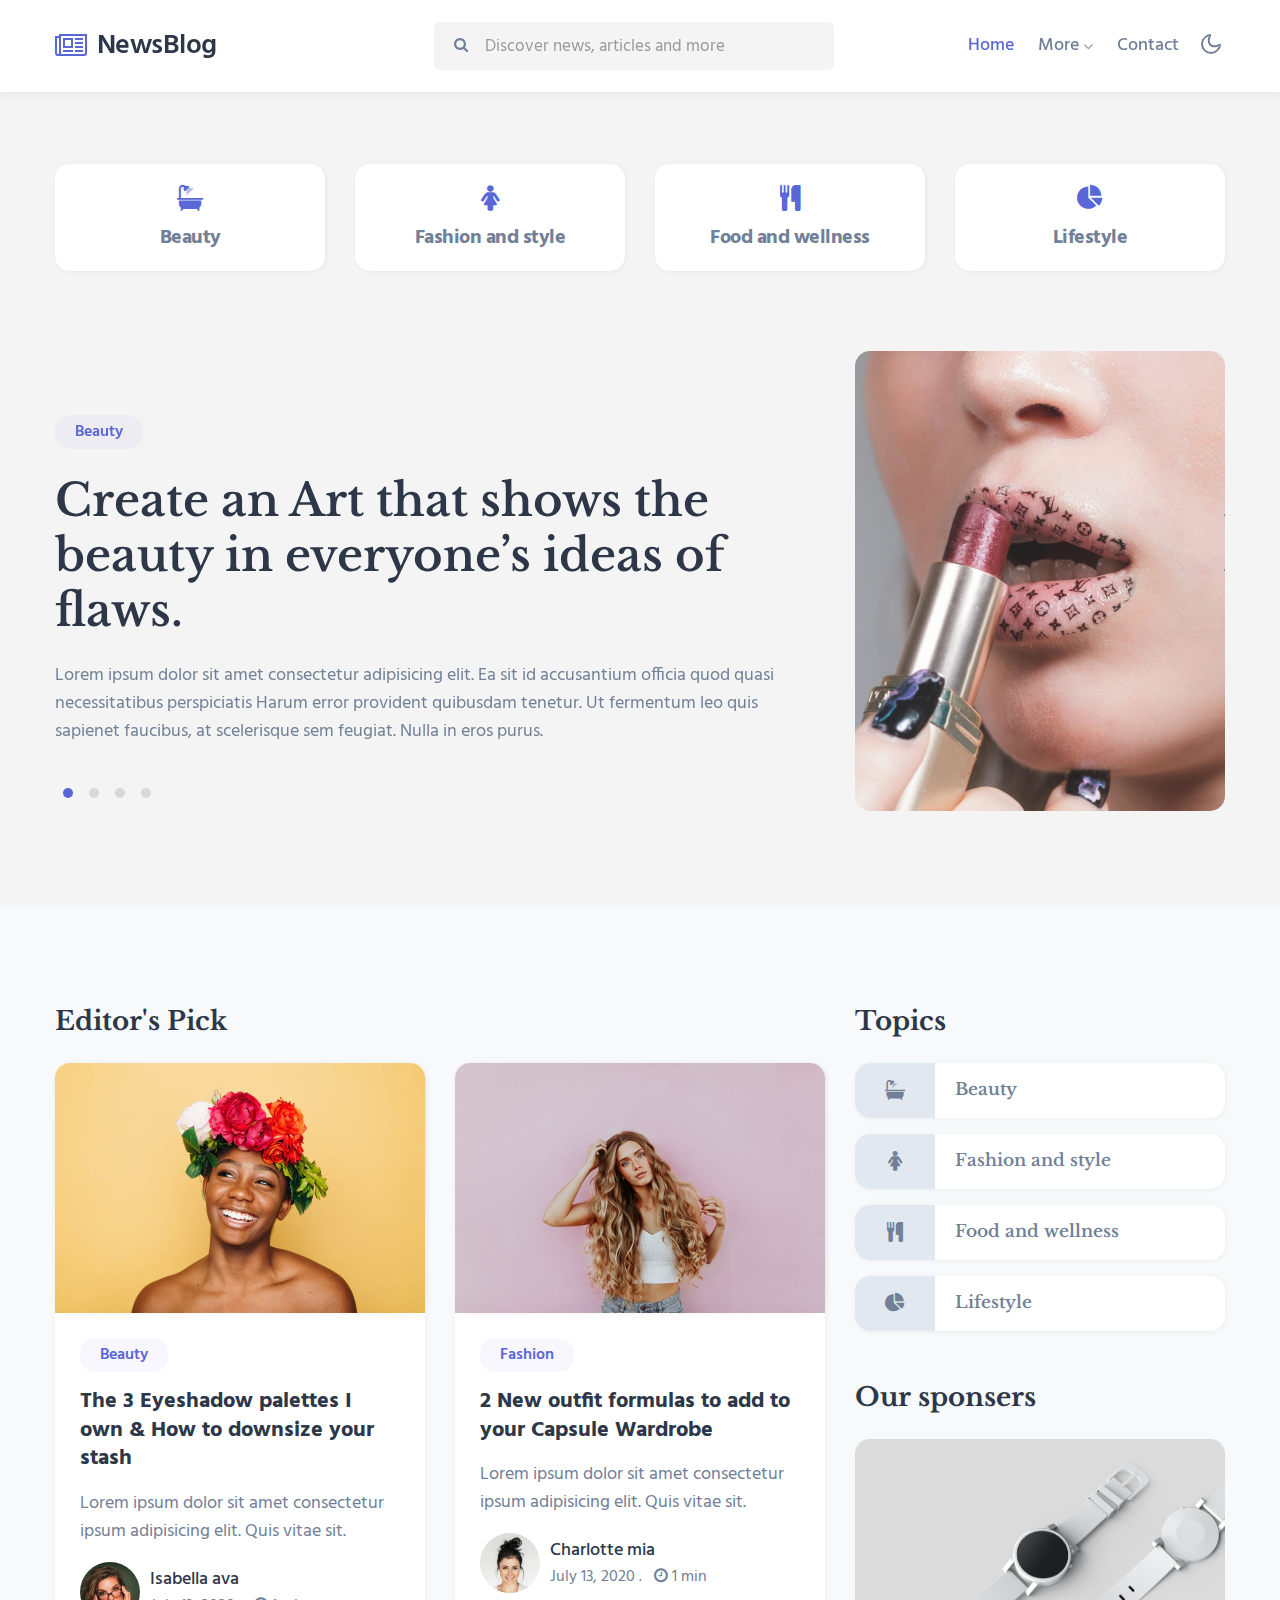
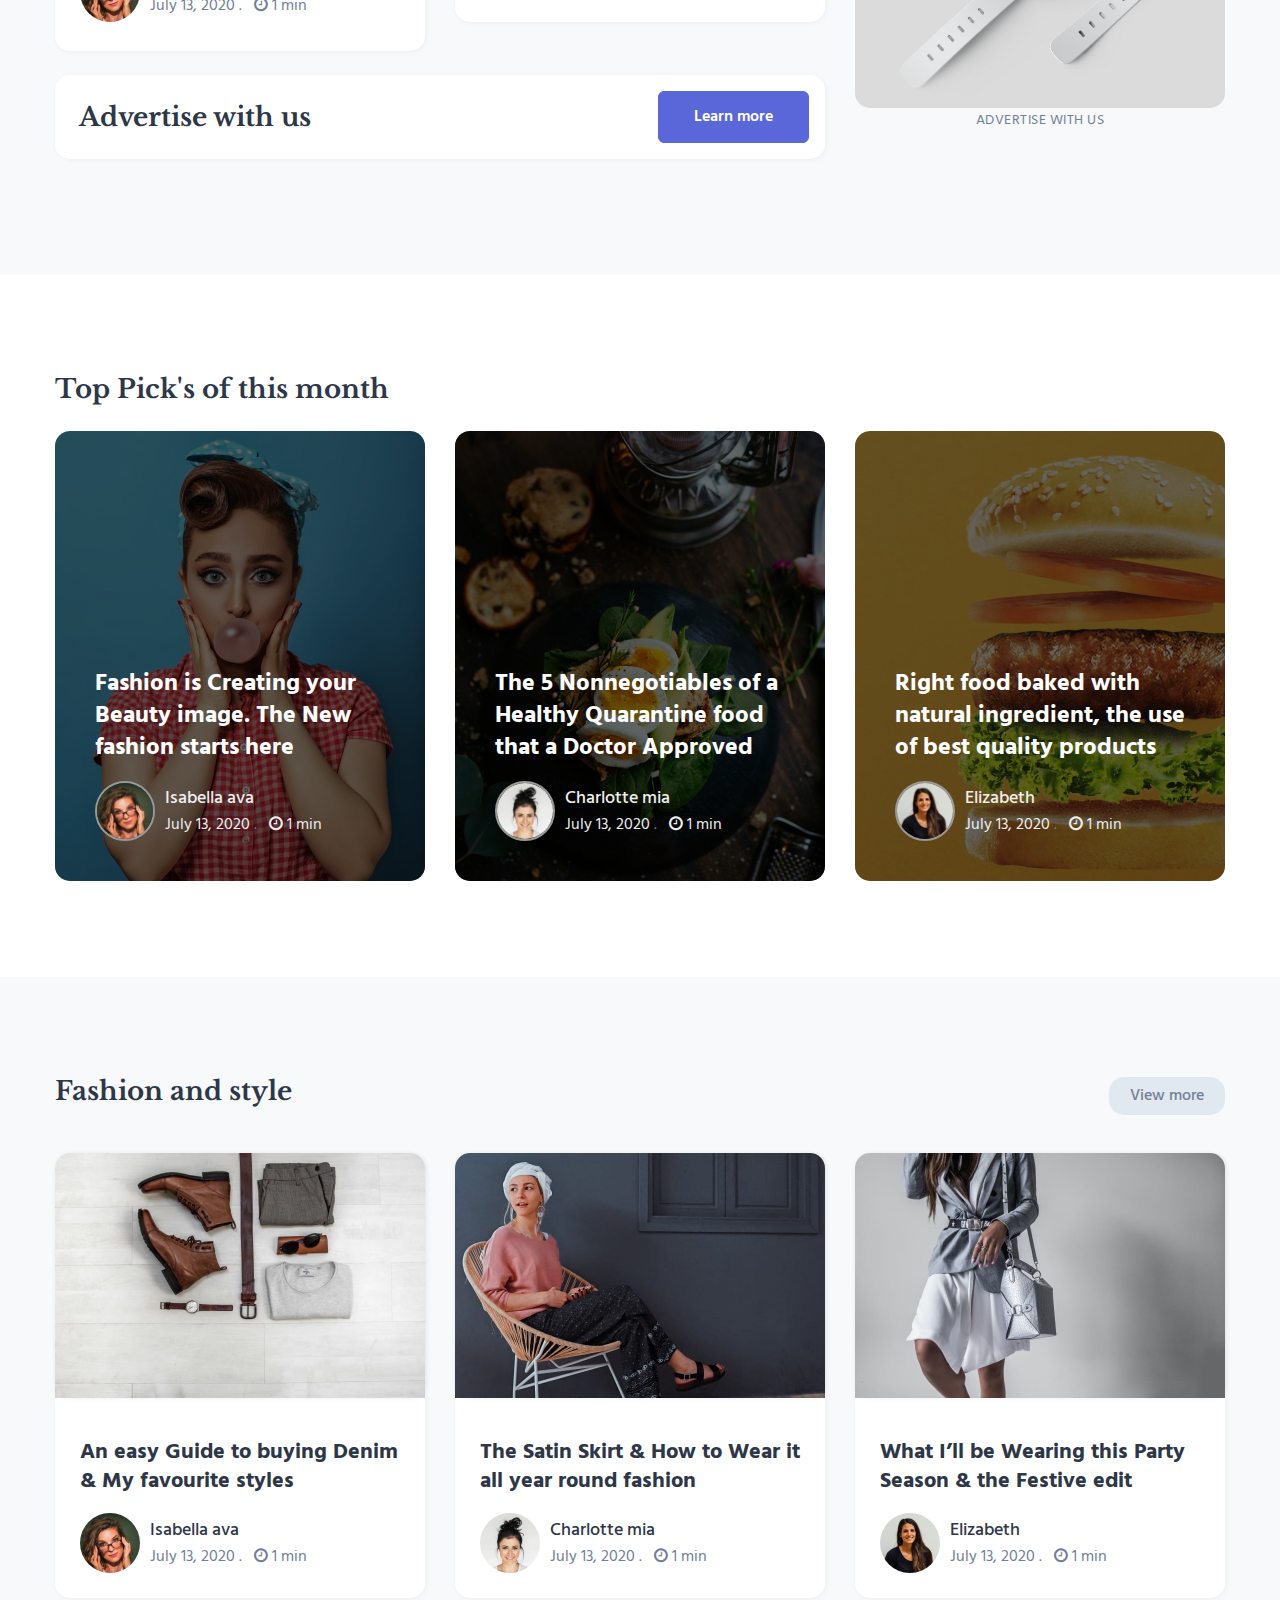
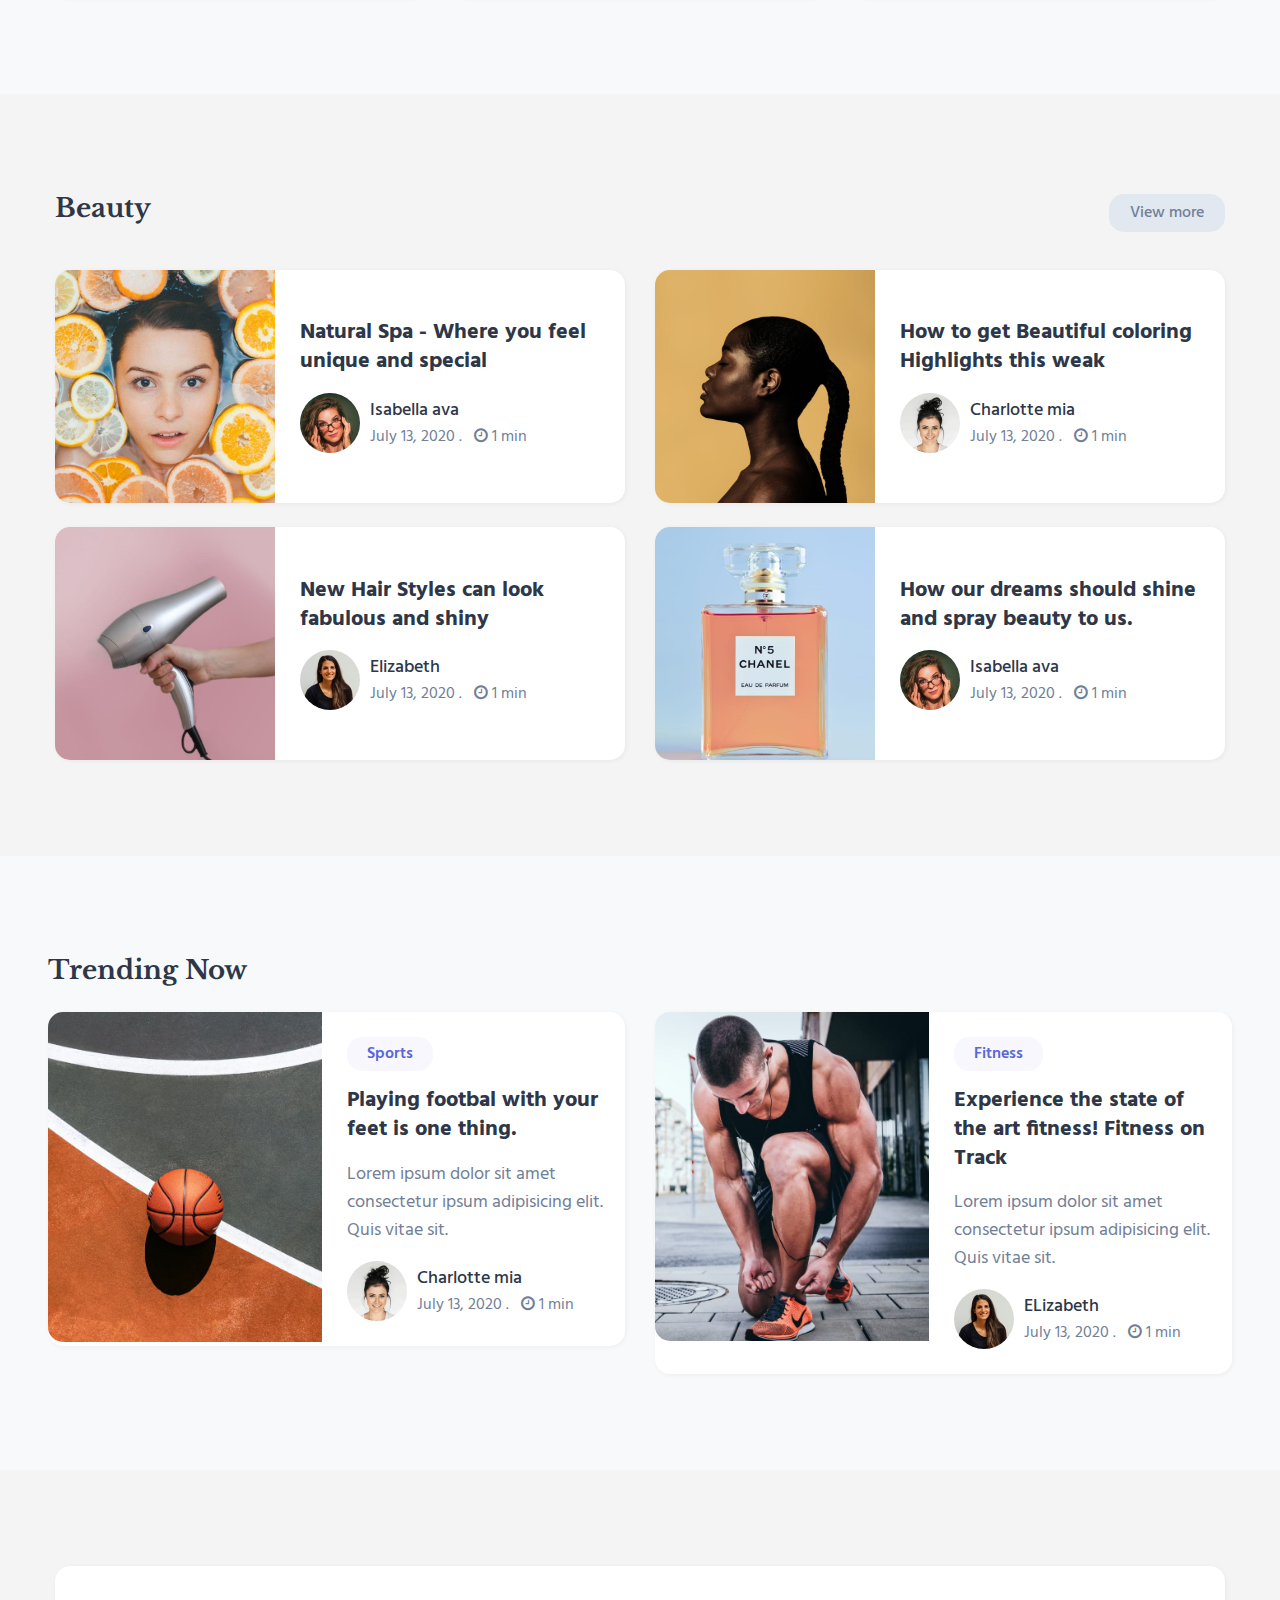
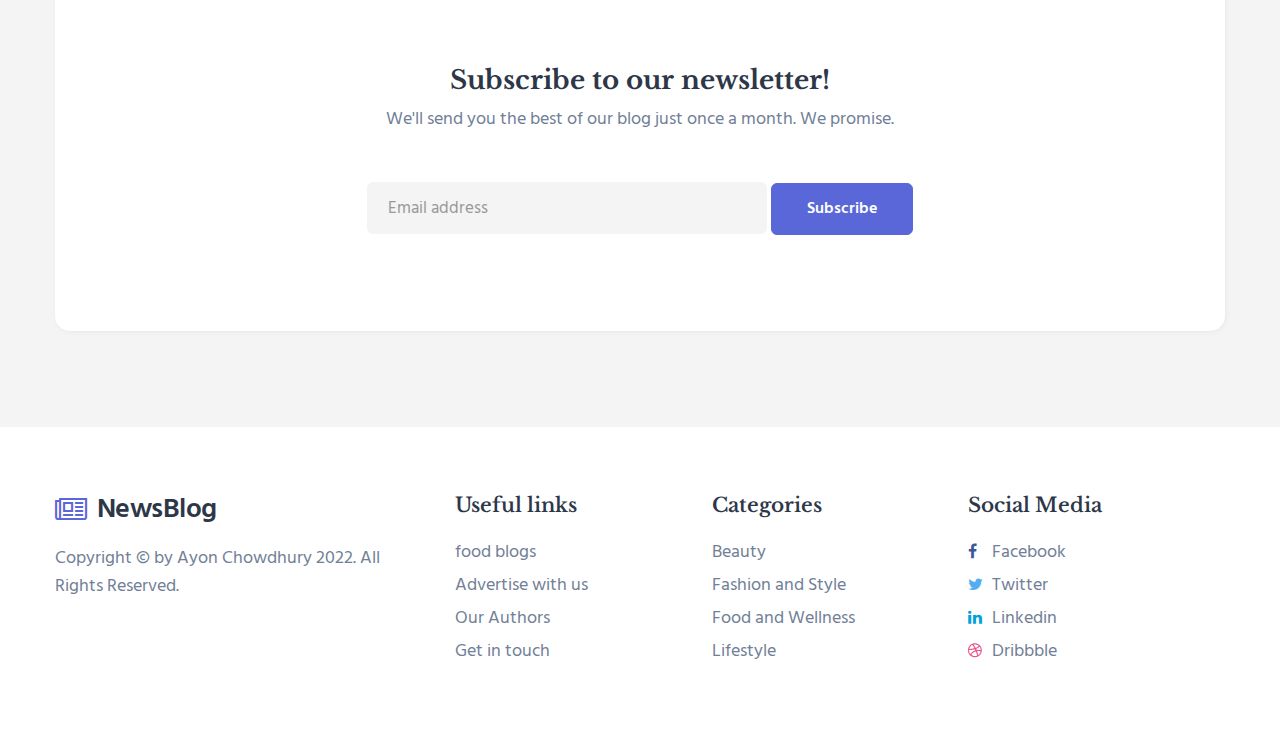
<file: index.html>
<!doctype html>
<html lang="en">
  <head>
    <meta charset="utf-8">
    <meta name="viewport" content="width=device-width, initial-scale=1, shrink-to-fit=no">

    <title>NewsBlog a Blog Category Bootstrap Responsive Website Template | Home : W3layouts</title>

    <link href="//fonts.googleapis.com/css2?family=Hind:wght@300;400;500;600&display=swap" rel="stylesheet">
    <link href="//fonts.googleapis.com/css2?family=Libre+Baskerville:wght@400;700&display=swap" rel="stylesheet">

    <link rel="stylesheet" href="assets/css/style-starter.css">
  </head>
  <body>
<header class="w3l-header">
	<div class="container">
	<nav class="navbar navbar-expand-lg navbar-light fill px-lg-0 py-0 px-sm-3 px-0">
			<a class="navbar-brand" href="index.html">
				<span class="fa fa-newspaper-o"></span> NewsBlog</a>
			
			<button class="navbar-toggler collapsed" type="button" data-toggle="collapse"
				data-target="#navbarSupportedContent" aria-controls="navbarSupportedContent" aria-expanded="false"
				aria-label="Toggle navigation">
				<span class="fa icon-expand fa-bars"></span>
				<span class="fa icon-close fa-times"></span>
			</button>

			<div class="collapse navbar-collapse" id="navbarSupportedContent">
				<nav class="mx-auto">
					<div class="search-bar">
						<form class="search">
							<input type="search" class="search__input" name="search" placeholder="Discover news, articles and more"
								onload="equalWidth()" required>
							<span class="fa fa-search search__icon"></span>
						</form>
					</div>
				</nav>
				<ul class="navbar-nav">
					<li class="nav-item active">
						<a class="nav-link" href="index.html">Home</a>
					</li>
					<li class="nav-item dropdown @@pages__active">
						<a class="nav-link dropdown-toggle" href="#" id="navbarDropdown" role="button"
							data-toggle="dropdown" aria-haspopup="true" aria-expanded="false">
							More <span class="fa fa-angle-down"></span>
						</a>
						<div class="dropdown-menu" aria-labelledby="navbarDropdown">
							<a class="dropdown-item @@b__active" href="beauty.html">Beauty</a>
							<a class="dropdown-item @@fa__active" href="fashion.html">Fashion & Style</a>
						</div>
					</li>
					<li class="nav-item @@contact__active">
						<a class="nav-link" href="contact.html">Contact</a>
					</li>
				</ul>
			</div>
			<div class="mobile-position">
				<nav class="navigation">
					<div class="theme-switch-wrapper">
						<label class="theme-switch" for="checkbox">
							<input type="checkbox" id="checkbox">
							<div class="mode-container">
								<i class="gg-sun"></i>
								<i class="gg-moon"></i>
							</div>
						</label>
					</div>
				</nav>
			</div>
		</div>
	</nav>
</header>
<section class="w3l-homeblock1 py-sm-5 py-4">
    <div class="container py-md-4">
        <div class="grids-area-hny main-cont-wthree-fea row">
            <div class="col-lg-3 col-6 grids-feature">
                <a href="beauty.html">
                    <div class="area-box">
                        <span class="fa fa-bath"></span>
                        <h4 class="title-head">Beauty</h4>
                    </div>
                </a>
            </div>
            <div class="col-lg-3 col-6 grids-feature">
                <a href="fashion.html">
                    <div class="area-box">
                        <span class="fa fa-female"></span>
                        <h4 class="title-head">Fashion and style</h4>
                    </div>
                </a>
            </div>
            <div class="col-lg-3 col-6 grids-feature mt-lg-0 mt-md-4 mt-3">
                <a href="#food">
                    <div class="area-box">
                        <span class="fa fa-cutlery"></span>
                        <h4 class="title-head">Food and wellness</h4>
                    </div>
                </a>
            </div>
            <div class="col-lg-3 col-6 grids-feature mt-lg-0 mt-md-4 mt-3">
                <a href="#lifsetyle">
                    <div class="area-box">
                        <span class="fa fa-pie-chart"></span>
                        <h4 class="title-head">Lifestyle</h4>
                    </div>
                </a>
            </div>
        </div>
    </div>
</section>

<section class="w3l-testimonials" id="testimonials">
    <div class="testimonials pt-2 pb-5">
        <div class="container pb-lg-5">
            <div class="owl-testimonial owl-carousel owl-theme mb-md-0 mb-sm-5 mb-4">
                <div class="item">
                    <div class="row slider-info">
                        <div class="col-lg-8 message-info align-self">
                            <span class="label-blue mb-sm-4 mb-3">Beauty</span>
                            <h3 class="title-big mb-4">Create an Art that shows the beauty in everyone’s ideas of flaws.
                            </h3>
                            <p class="message">Lorem ipsum dolor sit amet consectetur adipisicing elit. Ea
                                sit id accusantium officia quod quasi necessitatibus perspiciatis Harum error
                                provident quibusdam tenetur. Ut fermentum leo quis sapienet faucibus, at
                                scelerisque sem feugiat. Nulla in eros purus.</p>
                        </div>
                        <div class="col-lg-4 col-md-8 img-circle mt-lg-0 mt-4">
                            <img src="assets/images/beauty.jpg" class="img-fluid radius-image-full" alt="client image">
                        </div>
                    </div>
                </div>
                <div class="item">
                    <div class="row slider-info">
                        <div class="col-lg-8 message-info align-self">
                            <span class="label-blue mb-sm-4 mb-3">Fashion and Style</span>
                            <h3 class="title-big mb-4">Addicted to Fashion is the Armor to survive the reality of
                                Everyday Life.
                            </h3>
                            <p class="message">Lorem ipsum dolor sit amet consectetur adipisicing elit. Ea
                                sit id accusantium officia quod quasi necessitatibus perspiciatis Harum error
                                provident quibusdam tenetur. Ut fermentum leo quis sapienet faucibus, at
                                scelerisque sem feugiat. Nulla in eros purus.</p>
                        </div>
                        <div class="col-lg-4 col-md-8 img-circle mt-lg-0 mt-4">
                            <img src="assets/images/fashion.jpg" class="img-fluid radius-image-full" alt="client image">
                        </div>
                    </div>
                </div>
                <div class="item">
                    <div class="row slider-info">
                        <div class="col-lg-8 message-info align-self">
                            <span class="label-blue mb-sm-4 mb-3">Food and Wellness</span>
                            <h3 class="title-big mb-4">Create healthy habits, not restrictions. Wellness is a taste of
                                being.
                            </h3>
                            <p class="message">Lorem ipsum dolor sit amet consectetur adipisicing elit. Ea
                                sit id accusantium officia quod quasi necessitatibus perspiciatis Harum error
                                provident quibusdam tenetur. Ut fermentum leo quis sapienet faucibus, at
                                scelerisque sem feugiat. Nulla in eros purus.</p>
                        </div>
                        <div class="col-lg-4 col-md-8 img-circle mt-lg-0 mt-4">
                            <img src="assets/images/food.jpg" class="img-fluid radius-image-full" alt="client image">
                        </div>
                    </div>
                </div>
                <div class="item">
                    <div class="row slider-info">
                        <div class="col-lg-8 message-info align-self">
                            <span class="label-blue mb-sm-4 mb-3">Lifestyle</span>
                            <h3 class="title-big mb-4">To succeed in Life, you need 3 things : a wishbone, a backbone, a
                                funny bone.
                            </h3>
                            <p class="message">Lorem ipsum dolor sit amet consectetur adipisicing elit. Ea
                                sit id accusantium officia quod quasi necessitatibus perspiciatis Harum error
                                provident quibusdam tenetur. Ut fermentum leo quis sapienet faucibus, at
                                scelerisque sem feugiat. Nulla in eros purus.</p>
                        </div>
                        <div class="col-lg-4 col-md-8 img-circle mt-lg-0 mt-4">
                            <img src="assets/images/lifestyle.jpg" class="img-fluid radius-image-full"
                                alt="client image">
                        </div>
                    </div>
                </div>
            </div>
        </div>
    </div>
</section>
<div class="w3l-homeblock2 py-5">
    <div class="container py-lg-5 py-md-4">
        <div class="row">
            <div class="col-lg-8">
                <h3 class="section-title-left mb-4"> Editor's Pick </h3>
                <div class="row">
                    <div class="col-lg-6 col-md-6 item">
                        <div class="card">
                            <div class="card-header p-0 position-relative">
                                <a href="#blog-single.html">
                                    <img class="card-img-bottom d-block radius-image-full"
                                        src="assets/images/image1.jpg" alt="Card image cap">
                                </a>
                            </div>
                            <div class="card-body blog-details">
                                <span class="label-blue">Beauty</span>
                                <a href="#blog-single.html" class="blog-desc">The 3 Eyeshadow palettes I own & How to
                                    downsize your stash
                                </a>
                                <p>Lorem ipsum dolor sit amet consectetur ipsum adipisicing elit. Quis
                                    vitae sit.</p>
                                <div class="author align-items-center mt-3 mb-1">
                                    <img src="assets/images/a1.jpg" alt="" class="img-fluid rounded-circle" />
                                    <ul class="blog-meta">
                                        <li>
                                            <a href="author.html">Isabella ava</a> </a>
                                        </li>
                                        <li class="meta-item blog-lesson">
                                            <span class="meta-value"> July 13, 2020 </span>. <span
                                                class="meta-value ml-2"><span class="fa fa-clock-o"></span> 1 min</span>
                                        </li>
                                    </ul>
                                </div>
                            </div>
                        </div>
                    </div>
                    <div class="col-lg-6 col-md-6 mt-md-0 mt-sm-5 mt-4">
                        <div class="card">
                            <div class="card-header p-0 position-relative">
                                <a href="#blog-single.html">
                                    <img class="card-img-bottom d-block radius-image-full"
                                        src="assets/images/image2.jpg" alt="Card image cap">
                                </a>
                            </div>
                            <div class="card-body blog-details">
                                <span class="label-blue">Fashion</span>
                                <a href="#blog-single.html" class="blog-desc">2 New outfit formulas to add to your
                                    Capsule Wardrobe
                                </a>
                                <p>Lorem ipsum dolor sit amet consectetur ipsum adipisicing elit. Quis
                                    vitae sit.</p>
                                <div class="author align-items-center mt-3 mb-1">
                                    <img src="assets/images/a2.jpg" alt="" class="img-fluid rounded-circle" />
                                    <ul class="blog-meta">
                                        <li>
                                            <a href="author.html">Charlotte mia</a> </a>
                                        </li>
                                        <li class="meta-item blog-lesson">
                                            <span class="meta-value"> July 13, 2020 </span>. <span
                                                class="meta-value ml-2"><span class="fa fa-clock-o"></span> 1 min</span>
                                        </li>
                                    </ul>
                                </div>
                            </div>
                        </div>
                    </div>
                </div>
                <div class="mt-4 left-right bg-clr-white p-3">
                    <h3 class="section-title-left align-self pl-2 mb-sm-0 mb-3">Advertise with us </h3>
                    <a class="btn btn-style btn-primary" href="#url">Learn more</a>
                </div>
            </div>
            <div class="col-lg-4 trending mt-lg-0 mt-5">
                <div class="topics">
                    <h3 class="section-title-left mb-4"> Topics</h3>
                    <a href="beauty.html" class="topics-list">
                        <div class="list1">
                            <span class="fa fa-bath"></span>
                            <h4>Beauty</h4>
                        </div>
                    </a>
                    <a href="fashion.html" class="topics-list mt-3">
                        <div class="list1">
                            <span class="fa fa-female"></span>
                            <h4>Fashion and style</h4>
                        </div>
                    </a>
                    <a href="#food" class="topics-list mt-3">
                        <div class="list1">
                            <span class="fa fa-cutlery"></span>
                            <h4>Food and wellness</h4>
                        </div>
                    </a>
                    <a href="#lifestyle" class="topics-list mt-3">
                        <div class="list1">
                            <span class="fa fa-pie-chart"></span>
                            <h4>Lifestyle</h4>
                        </div>
                    </a>
                </div>
                <div class="sponsers mt-5">
                    <h3 class="section-title-left mb-4"> Our sponsers</h3>
                    <a href="#ad-banner"><img src="assets/images/ad.jpg" alt="" class="img-fluid radius-image-full" /></a>
                    <a href="#advertise" class="text-center d-block text-uppercase">Advertise with us </a>
                </div>
            </div>
        </div>
    </div>
</div>
<div class="w3l-homeblock3 py-5">
    <div class="container py-lg-5 py-md-4">
        <h3 class="section-title-left mb-4"> Top Pick's of this month </h3>
        <div class="row top-pics">
            <div class="col-lg-4 col-md-6">
                <div class="top-pic1">
                    <div class="card-body blog-details">
                        <a href="#blog-single.html" class="blog-desc">Fashion is
                            Creating your Beauty image. The New fashion starts here
                        </a>
                        <div class="author align-items-center">
                            <img src="assets/images/a1.jpg" alt="" class="img-fluid rounded-circle" />
                            <ul class="blog-meta">
                                <li>
                                    <a href="author.html">Isabella ava</a> </a>
                                </li>
                                <li class="meta-item blog-lesson">
                                    <span class="meta-value"> July 13, 2020 </span>. <span
                                        class="meta-value ml-2"><span class="fa fa-clock-o"></span> 1 min</span>
                                </li>
                            </ul>
                        </div>
                    </div>
                </div>
            </div>
            <div class="col-lg-4 col-md-6 mt-md-0 mt-4">
                <div class="top-pic2">
                    <div class="card-body blog-details">
                        <a href="#blog-single.html" class="blog-desc">The 5 Nonnegotiables of a Healthy Quarantine food that a Doctor Approved
                        </a>
                        <div class="author align-items-center">
                            <img src="assets/images/a2.jpg" alt="" class="img-fluid rounded-circle" />
                            <ul class="blog-meta">
                                <li>
                                    <a href="author.html">Charlotte mia</a> </a>
                                </li>
                                <li class="meta-item blog-lesson">
                                    <span class="meta-value"> July 13, 2020 </span>. <span
                                        class="meta-value ml-2"><span class="fa fa-clock-o"></span> 1 min</span>
                                </li>
                            </ul>
                        </div>
                    </div>
                </div>
            </div>
            <div class="col-lg-4 col-md-6 mt-lg-0 mt-4">
                <div class="top-pic3">
                    <div class="card-body blog-details">
                        <a href="#blog-single.html" class="blog-desc"> Right food baked with natural ingredient, the use of best quality products
                        </a>
                        <div class="author align-items-center">
                            <img src="assets/images/a3.jpg" alt="" class="img-fluid rounded-circle" />
                            <ul class="blog-meta">
                                <li>
                                    <a href="author.html">Elizabeth</a> </a>
                                </li>
                                <li class="meta-item blog-lesson">
                                    <span class="meta-value"> July 13, 2020 </span>. <span
                                        class="meta-value ml-2"><span class="fa fa-clock-o"></span> 1 min</span>
                                </li>
                            </ul>
                        </div>
                    </div>
                </div>
            </div>
        </div>
    </div>
</div>
<div class="w3l-homeblock2 py-5">
    <div class="container py-lg-5 py-md-4">
 
        <div class="left-right">
            <h3 class="section-title-left mb-sm-4 mb-2"> Fashion and style</h3>
            <a href="fashiom.html" class="more btn btn-small mb-sm-0 mb-4">View more</a>
        </div>
        <div class="row">
            <div class="col-lg-4 col-md-6 item">
                <div class="card">
                    <div class="card-header p-0 position-relative">
                        <a href="#blog-single.html">
                            <img class="card-img-bottom d-block radius-image-full" src="assets/images/fashion1.jpg"
                                alt="Card image cap">
                        </a>
                    </div>
                    <div class="card-body blog-details">
                        <a href="#blog-single.html" class="blog-desc">An easy Guide to buying Denim & My favourite styles
                        </a>
                        <div class="author align-items-center">
                            <img src="assets/images/a1.jpg" alt="" class="img-fluid rounded-circle" />
                            <ul class="blog-meta">
                                <li>
                                    <a href="author.html">Isabella ava</a> </a>
                                </li>
                                <li class="meta-item blog-lesson">
                                    <span class="meta-value"> July 13, 2020 </span>. <span
                                        class="meta-value ml-2"><span class="fa fa-clock-o"></span> 1 min</span>
                                </li>
                            </ul>
                        </div>
                    </div>
                </div>
            </div>
            <div class="col-lg-4 col-md-6 mt-md-0 mt-4">
                <div class="card">
                    <div class="card-header p-0 position-relative">
                        <a href="#blog-single.html">
                            <img class="card-img-bottom d-block radius-image-full" src="assets/images/fashion2.jpg"
                                alt="Card image cap">
                        </a>
                    </div>
                    <div class="card-body blog-details">
                        <a href="#blog-single.html" class="blog-desc">The Satin Skirt & How to Wear it all year round fashion
                        </a>
                        <div class="author align-items-center">
                            <img src="assets/images/a2.jpg" alt="" class="img-fluid rounded-circle" />
                            <ul class="blog-meta">
                                <li>
                                    <a href="author.html">Charlotte mia</a> </a>
                                </li>
                                <li class="meta-item blog-lesson">
                                    <span class="meta-value"> July 13, 2020 </span>. <span
                                        class="meta-value ml-2"><span class="fa fa-clock-o"></span> 1 min</span>
                                </li>
                            </ul>
                        </div>
                    </div>
                </div>
            </div>
            <div class="col-lg-4 col-md-6 mt-md-0 mt-4">
                <div class="card">
                    <div class="card-header p-0 position-relative">
                        <a href="#blog-single.html">
                            <img class="card-img-bottom d-block radius-image-full" src="assets/images/fashion3.jpg"
                                alt="Card image cap">
                        </a>
                    </div>
                    <div class="card-body blog-details">
                        <a href="#blog-single.html" class="blog-desc">What I’ll be Wearing this Party Season & the Festive edit
                        </a>
                        <div class="author align-items-center">
                            <img src="assets/images/a3.jpg" alt="" class="img-fluid rounded-circle" />
                            <ul class="blog-meta">
                                <li>
                                    <a href="author.html">Elizabeth</a> </a>
                                </li>
                                <li class="meta-item blog-lesson">
                                    <span class="meta-value"> July 13, 2020 </span>. <span
                                        class="meta-value ml-2"><span class="fa fa-clock-o"></span> 1 min</span>
                                </li>
                            </ul>
                        </div>
                    </div>
                </div>
            </div>
        </div>
    </div>
</div>
<div class="w3l-homeblock2 w3l-homeblock5 py-5">
    <div class="container py-lg-5 py-md-4">
       
        <div class="left-right">
            <h3 class="section-title-left mb-sm-4 mb-2"> Beauty</h3>
            <a href="beauty.html" class="more btn btn-small mb-sm-0 mb-4">View more</a>
        </div>
        <div class="row">
            <div class="col-lg-6">
                <div class="bg-clr-white hover-box">
                    <div class="row">
                        <div class="col-sm-5 position-relative">
                            <a href="#blog-single.html" class="image-mobile">
                                <img class="card-img-bottom d-block radius-image-full" src="assets/images/beauty1.jpg"
                                    alt="Card image cap">
                            </a>
                        </div>
                        <div class="col-sm-7 card-body blog-details align-self">
                            <a href="#blog-single.html" class="blog-desc">Natural Spa - Where you feel unique and special
                            </a>
                            <div class="author align-items-center">
                                <img src="assets/images/a1.jpg" alt="" class="img-fluid rounded-circle" />
                                <ul class="blog-meta">
                                    <li>
                                        <a href="author.html">Isabella ava</a> </a>
                                    </li>
                                    <li class="meta-item blog-lesson">
                                        <span class="meta-value"> July 13, 2020 </span>. <span
                                            class="meta-value ml-2"><span class="fa fa-clock-o"></span> 1 min</span>
                                    </li>
                                </ul>
                            </div>
                        </div>
                    </div>
                </div>
            </div>
            <div class="col-lg-6 mt-lg-0 mt-4">
                <div class="bg-clr-white hover-box">
                    <div class="row">
                        <div class="col-sm-5 position-relative">
                            <a href="#blog-single.html" class="image-mobile">
                                <img class="card-img-bottom d-block radius-image-full" src="assets/images/beauty2.jpg"
                                    alt="Card image cap">
                            </a>
                        </div>
                        <div class="col-sm-7 card-body blog-details align-self">
                            <a href="#blog-single.html" class="blog-desc">How to get Beautiful coloring Highlights this weak
                            </a>
                            <div class="author align-items-center">
                                <img src="assets/images/a2.jpg" alt="" class="img-fluid rounded-circle" />
                                <ul class="blog-meta">
                                    <li>
                                        <a href="author.html">Charlotte mia</a> </a>
                                    </li>
                                    <li class="meta-item blog-lesson">
                                        <span class="meta-value"> July 13, 2020 </span>. <span
                                            class="meta-value ml-2"><span class="fa fa-clock-o"></span> 1 min</span>
                                    </li>
                                </ul>
                            </div>
                        </div>
                    </div>
                </div>
            </div>
            <div class="col-lg-6 mt-4">
                <div class="bg-clr-white hover-box">
                    <div class="row">
                        <div class="col-sm-5 position-relative">
                            <a href="#blog-single.html" class="image-mobile">
                                <img class="card-img-bottom d-block radius-image-full" src="assets/images/beauty3.jpg"
                                    alt="Card image cap">
                            </a>
                        </div>
                        <div class="col-sm-7 card-body blog-details align-self">
                            <a href="#blog-single.html" class="blog-desc">New Hair Styles can look fabulous and shiny
                            </a>
                            <div class="author align-items-center">
                                <img src="assets/images/a3.jpg" alt="" class="img-fluid rounded-circle" />
                                <ul class="blog-meta">
                                    <li>
                                        <a href="author.html">Elizabeth</a> </a>
                                    </li>
                                    <li class="meta-item blog-lesson">
                                        <span class="meta-value"> July 13, 2020 </span>. <span
                                            class="meta-value ml-2"><span class="fa fa-clock-o"></span> 1 min</span>
                                    </li>
                                </ul>
                            </div>
                        </div>
                    </div>
                </div>
            </div>
            <div class="col-lg-6 mt-4">
                <div class="bg-clr-white hover-box">
                    <div class="row">
                        <div class="col-sm-5 position-relative">
                            <a href="#blog-single.html" class="image-mobile">
                                <img class="card-img-bottom d-block radius-image-full" src="assets/images/beauty4.jpg"
                                    alt="Card image cap">
                            </a>
                        </div>
                        <div class="col-sm-7 card-body blog-details align-self">
                            <a href="#blog-single.html" class="blog-desc">How our dreams should shine and spray beauty to us.</a>
                            <div class="author align-items-center">
                                <img src="assets/images/a1.jpg" alt="" class="img-fluid rounded-circle" />
                                <ul class="blog-meta">
                                    <li>
                                        <a href="author.html">Isabella ava</a> </a>
                                    </li>
                                    <li class="meta-item blog-lesson">
                                        <span class="meta-value"> July 13, 2020 </span>. <span
                                            class="meta-value ml-2"><span class="fa fa-clock-o"></span> 1 min</span>
                                    </li>
                                </ul>
                            </div>
                        </div>
                    </div>
                </div>
            </div>
        </div>
    </div>
</div>
<div class="w3l-homeblock2 w3l-homeblock6 py-5">
    <div class="container-fluid px-sm-5 py-lg-5 py-md-4">
        
            <h3 class="section-title-left mb-4"> Trending Now</h3>
        <div class="row">
            <div class="col-lg-6">
                <div class="bg-clr-white hover-box">
                    <div class="row">
                        <div class="col-sm-6 position-relative">
                            <a href="#blog-single.html">
                                <img class="card-img-bottom d-block radius-image-full" src="assets/images/trending1.jpg"
                                    alt="Card image cap">
                            </a>
                        </div>
                        <div class="col-sm-6 card-body blog-details align-self">
                            <span class="label-blue">Sports</span>
                            <a href="#blog-single.html" class="blog-desc">Playing footbal with your feet is one thing.
                            </a>
                            <p>Lorem ipsum dolor sit amet consectetur ipsum adipisicing elit. Quis
                                vitae sit.</p>
                            <div class="author align-items-center mt-3">
                                <img src="assets/images/a2.jpg" alt="" class="img-fluid rounded-circle" />
                                <ul class="blog-meta">
                                    <li>
                                        <a href="author.html">Charlotte mia</a> </a>
                                    </li>
                                    <li class="meta-item blog-lesson">
                                        <span class="meta-value"> July 13, 2020 </span>. <span
                                            class="meta-value ml-2"><span class="fa fa-clock-o"></span> 1 min</span>
                                    </li>
                                </ul>
                            </div>
                        </div>
                    </div>
                </div>
            </div>
            <div class="col-lg-6 mt-lg-0 mt-4">
                <div class="bg-clr-white hover-box">
                    <div class="row">
                        <div class="col-sm-6 position-relative">
                            <a href="#blog-single.html">
                                <img class="card-img-bottom d-block radius-image-full" src="assets/images/trending2.jpg"
                                    alt="Card image cap">
                            </a>
                        </div>
                        <div class="col-sm-6 card-body blog-details align-self">
                            <span class="label-blue">Fitness</span>
                            <a href="#blog-single.html" class="blog-desc">Experience the state of the art fitness! Fitness on Track </a>
                            <p>Lorem ipsum dolor sit amet consectetur ipsum adipisicing elit. Quis
                                vitae sit.</p>
                            <div class="author align-items-center mt-3">
                                <img src="assets/images/a3.jpg" alt="" class="img-fluid rounded-circle" />
                                <ul class="blog-meta">
                                    <li>
                                        <a href="author.html">ELizabeth</a> </a>
                                    </li>
                                    <li class="meta-item blog-lesson">
                                        <span class="meta-value"> July 13, 2020 </span>. <span
                                            class="meta-value ml-2"><span class="fa fa-clock-o"></span> 1 min</span>
                                    </li>
                                </ul>
                            </div>
                        </div>
                    </div>
                </div>
            </div>
        </div>
    </div>
</div>
<div class="w3l-subscribe py-5">
    <div class="container py-lg-5 py-md-4">
        <div class="w3l-subscribe-content text-center bg-clr-white py-md-5 py-2">
            <div class="py-5">
                <h3 class="section-title-left mb-2">Subscribe to our newsletter!</h3>
                <p class="mb-md-5 mb-4">We'll send you the best of our blog just once a month. We promise. </p>
                <form action="#" method="GET" class="subscribe">
                    <input type="email" class="subscribe_input" name="search" placeholder="Email address" required="">
                    <button class="btn btn-style btn-primary">Subscribe</button>
                </form>
            </div>
        </div>
    </div>
</div>
<section class="app-footer">
  <footer class="footer-28 py-5">
    <div class="footer-bg-layer">
      <div class="container py-lg-3">
        <div class="row footer-top-28">
          <div class="col-lg-4 footer-list-28 copy-right mb-lg-0 mb-sm-5 mt-sm-0 mt-4">
            <a class="navbar-brand mb-3" href="index.html">
              <span class="fa fa-newspaper-o"></span> NewsBlog</a>
              <p class="copy-footer-28">Copyright © by Ayon Chowdhury 2022. All Rights Reserved. </p>
          </div>
          <div class="col-lg-8 row">
            <div class="col-sm-4 col-6 footer-list-28">
              <h6 class="footer-title-28">Useful links</h6>
              <ul>
                <li><a href="#categories">food blogs</a></li>
                <li><a href="#advertise">Advertise with us</a></li>
                <li><a href="#authors">Our Authors</a></li>
                <li><a href="contact.html">Get in touch</a></li>
              </ul>
            </div>
            <div class="col-sm-4 col-6 footer-list-28">
              <h6 class="footer-title-28">Categories</h6>
              <ul>
                <li><a href="beauty.html">Beauty</a></li>
                <li><a href="fashion.html">Fashion and Style</a></li>
                <li><a href="#food"> Food and Wellness</a></li>
                <li><a href="#lifestyle">Lifestyle</a></li>
              </ul>
            </div>
            <div class="col-sm-4 col-6 footer-list-28 mt-sm-0 mt-4">
              <h6 class="footer-title-28">Social Media</h6>
              <ul class="social-icons">
                <li class="facebook">
                  <a href="#facebook"><span class="fa fa-facebook"></span> Facebook</a></li>
                <li class="twitter"> <a href="#twitter"><span class="fa fa-twitter"></span> Twitter</a></li>
                <li class="linkedin"> <a href="#linkedin"><span class="fa fa-linkedin"></span> Linkedin</a></li>
                <li class="dribbble"><a href="#dribbble"><span class="fa fa-dribbble"></span> Dribbble</a></li>
              </ul>

            </div>
          </div>
        </div>
      </div>
    </div>
    </div>
  </footer>
  <button onclick="topFunction()" id="movetop" title="Go to top">
    <span class="fa fa-angle-up"></span>
  </button>
  <script>
    window.onscroll = function () {
      scrollFunction()
    };

    function scrollFunction() {
      if (document.body.scrollTop > 20 || document.documentElement.scrollTop > 20) {
        document.getElementById("movetop").style.display = "block";
      } else {
        document.getElementById("movetop").style.display = "none";
      }
    }
    function topFunction() {
      document.body.scrollTop = 0;
      document.documentElement.scrollTop = 0;
    }
  </script>
</section>
<script>
  $(function () {
    $('.navbar-toggler').click(function () {
      $('body').toggleClass('noscroll');
    })
  });
</script>
<script src="assets/js/jquery-3.3.1.min.js"></script>
<script src="assets/js/theme-change.js"></script>
<script src="assets/js/owl.carousel.js"></script>
<script>
  $(document).ready(function () {
    $('.owl-testimonial').owlCarousel({
      loop: true,
      margin: 0,
      nav: true,
      responsiveClass: true,
      autoplay: false,
      autoplayTimeout: 5000,
      autoplaySpeed: 1000,
      autoplayHoverPause: false,
      responsive: {
        0: {
          items: 1,
          nav: false
        },
        480: {
          items: 1,
          nav: false
        },
        667: {
          items: 1,
          nav: true
        },
        1000: {
          items: 1,
          nav: true
        }
      }
    })
  })
</script>
<script src="assets/js/bootstrap.min.js"></script>

</body>

</html>
</file>
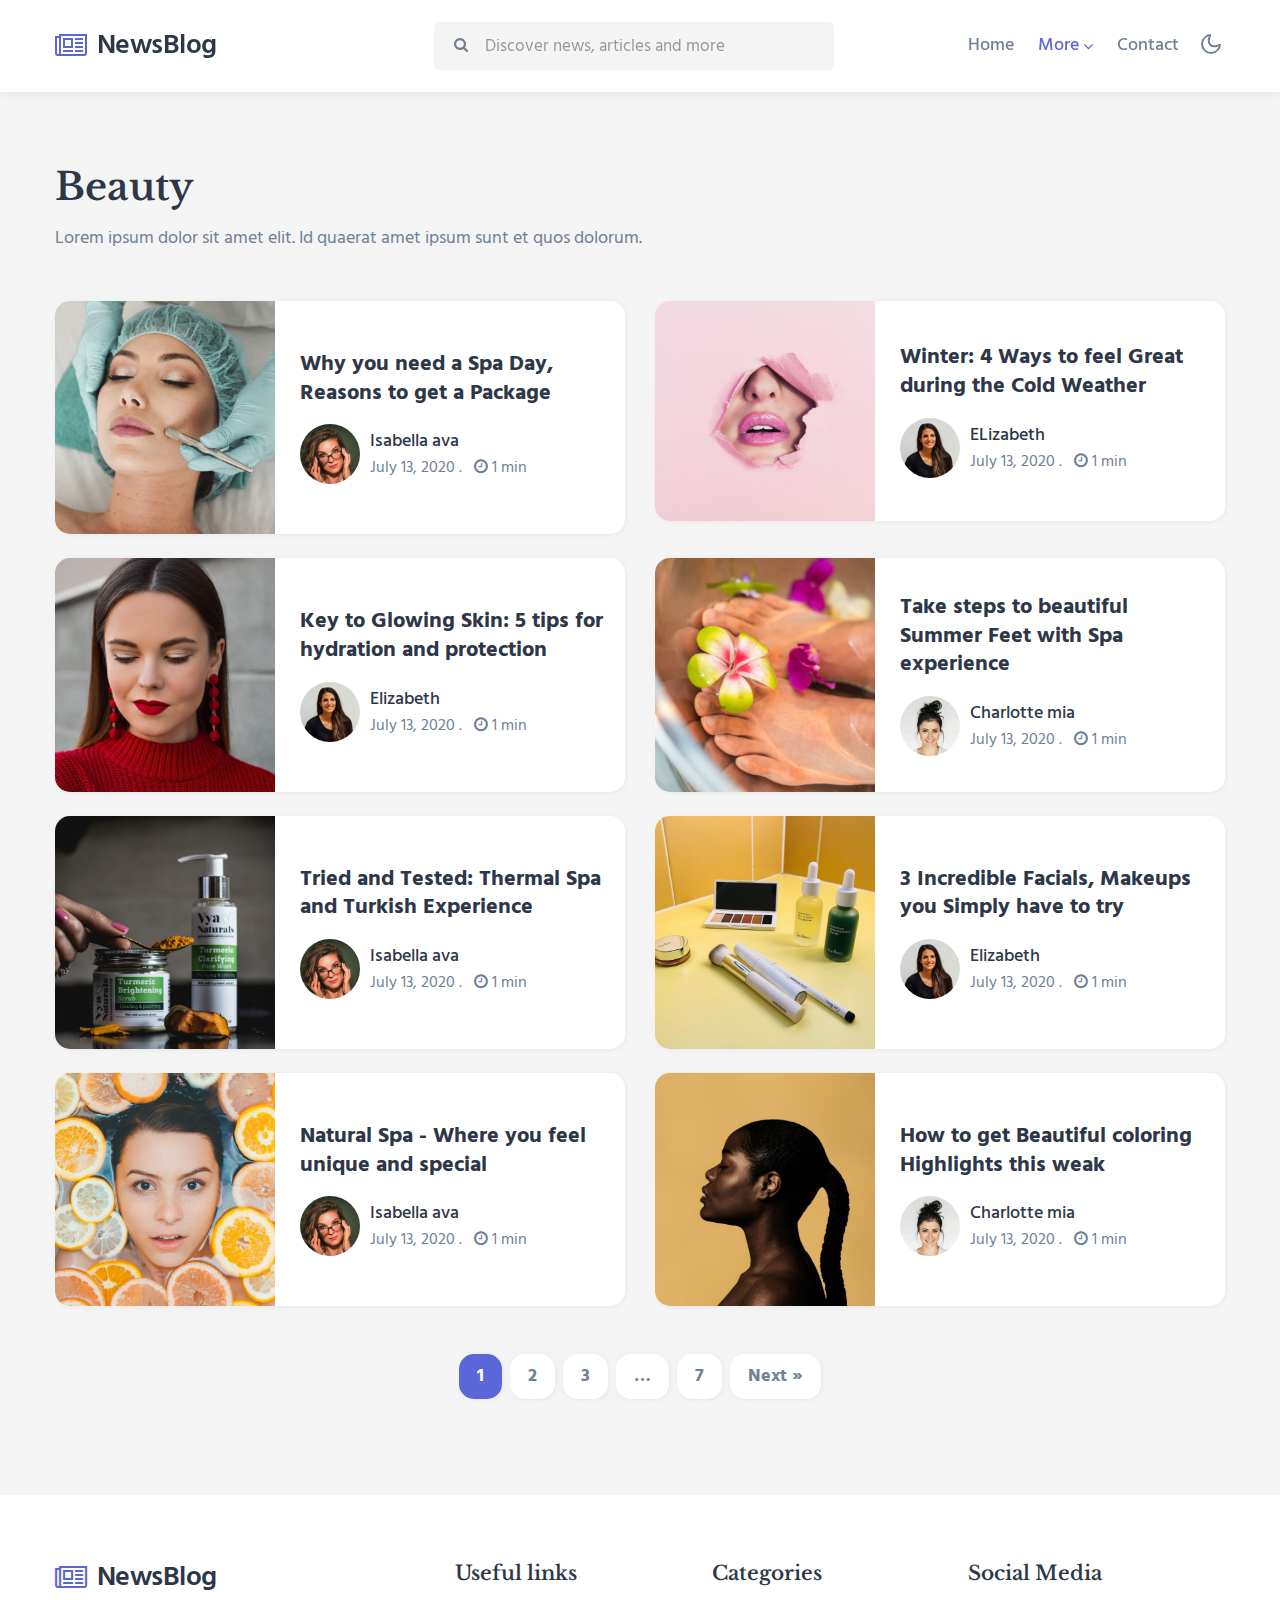
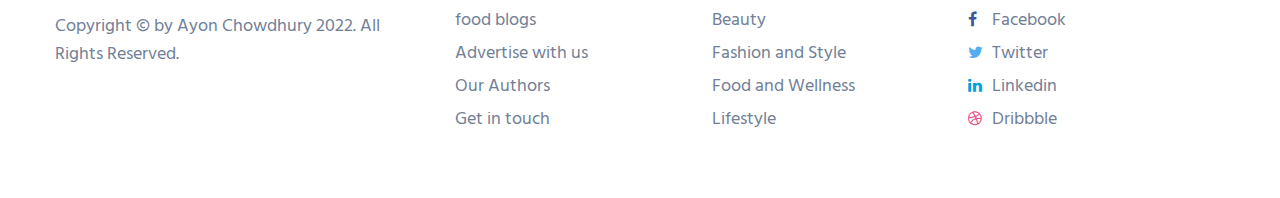
<file: beauty.html>
<!doctype html>
<html lang="en">
  <head>
    <meta charset="utf-8">
    <meta name="viewport" content="width=device-width, initial-scale=1, shrink-to-fit=no">

    <title>NewsBlog a Blog Category Bootstrap Responsive Website Template | Beauty : W3layouts</title>

    <link href="//fonts.googleapis.com/css2?family=Hind:wght@300;400;500;600&display=swap" rel="stylesheet">
    <link href="//fonts.googleapis.com/css2?family=Libre+Baskerville:wght@400;700&display=swap" rel="stylesheet">

   
    <link rel="stylesheet" href="assets/css/style-starter.css">
  </head>
  <body>

<header class="w3l-header">
	<div class="container">
	
	<nav class="navbar navbar-expand-lg navbar-light fill px-lg-0 py-0 px-sm-3 px-0">
			<a class="navbar-brand" href="index.html">
				<span class="fa fa-newspaper-o"></span> NewsBlog</a>
			

			
			<button class="navbar-toggler collapsed" type="button" data-toggle="collapse"
				data-target="#navbarSupportedContent" aria-controls="navbarSupportedContent" aria-expanded="false"
				aria-label="Toggle navigation">
				
				<span class="fa icon-expand fa-bars"></span>
				<span class="fa icon-close fa-times"></span>
			</button>

			<div class="collapse navbar-collapse" id="navbarSupportedContent">
				<nav class="mx-auto">
					<div class="search-bar">
						<form class="search">
							<input type="search" class="search__input" name="search" placeholder="Discover news, articles and more"
								onload="equalWidth()" required>
							<span class="fa fa-search search__icon"></span>
						</form>
					</div>
				</nav>
				<ul class="navbar-nav">
					<li class="nav-item @@home__active">
						<a class="nav-link" href="index.html">Home</a>
					</li>
					<li class="nav-item dropdown active">
						<a class="nav-link dropdown-toggle" href="#" id="navbarDropdown" role="button"
							data-toggle="dropdown" aria-haspopup="true" aria-expanded="false">
							More <span class="fa fa-angle-down"></span>
						</a>
						<div class="dropdown-menu" aria-labelledby="navbarDropdown">
							<a class="dropdown-item active" href="beauty.html">Beauty</a>
							<a class="dropdown-item @@fa__active" href="fashion.html">Fashion & Style</a>
						</div>
					</li>
					<li class="nav-item @@contact__active">
						<a class="nav-link" href="contact.html">Contact</a>
					</li>
				</ul>
			</div>
			
			<div class="mobile-position">
				<nav class="navigation">
					<div class="theme-switch-wrapper">
						<label class="theme-switch" for="checkbox">
							<input type="checkbox" id="checkbox">
							<div class="mode-container">
								<i class="gg-sun"></i>
								<i class="gg-moon"></i>
							</div>
						</label>
					</div>
				</nav>
			</div>
			
		</div>
	</nav>
	
</header>

<div class="w3l-homeblock2 w3l-homeblock5 py-5">
    <div class="container pt-md-4 pb-md-5">
    
        <h3 class="category-title mb-3"> Beauty</h3>
        <p class="mb-sm-5 mb-4 max-width">Lorem ipsum dolor sit amet elit. Id quaerat amet ipsum sunt et quos dolorum.</p>
        <div class="row">
            <div class="col-lg-6">
                <div class="bg-clr-white hover-box">
                    <div class="row">
                        <div class="col-sm-5 position-relative">
                            <a href="#blog-single.html" class="image-mobile">
                                <img class="card-img-bottom d-block radius-image-full" src="assets/images/beauty7.jpg" alt="Card image cap">
                            </a>
                        </div>
                        <div class="col-sm-7 card-body blog-details align-self">
                            <a href="#blog-single.html" class="blog-desc">Why you need a Spa Day, Reasons to get a Package
                            </a>
                            <div class="author align-items-center">
                                <img src="assets/images/a1.jpg" alt="" class="img-fluid rounded-circle">
                                <ul class="blog-meta">
                                    <li>
                                        <a href="author.html">Isabella ava</a> 
                                    </li>
                                    <li class="meta-item blog-lesson">
                                        <span class="meta-value"> July 13, 2020 </span>. <span class="meta-value ml-2"><span class="fa fa-clock-o"></span> 1 min</span>
                                    </li>
                                </ul>
                            </div>
                        </div>
                    </div>
                </div>
            </div>
            <div class="col-lg-6 mt-lg-0 mt-4">
                <div class="bg-clr-white hover-box">
                    <div class="row">
                        <div class="col-sm-5 position-relative">
                            <a href="#blog-single.html" class="image-mobile">
                                <img class="card-img-bottom d-block radius-image-full" src="assets/images/beauty8.jpg" alt="Card image cap">
                            </a>
                        </div>
                        <div class="col-sm-7 card-body blog-details align-self">
                            <a href="#blog-single.html" class="blog-desc">Winter: 4 Ways to feel Great during the Cold Weather
                            </a>
                            <div class="author align-items-center">
                                <img src="assets/images/a3.jpg" alt="" class="img-fluid rounded-circle">
                                <ul class="blog-meta">
                                    <li>
                                        <a href="author.html">ELizabeth</a> 
                                    </li>
                                    <li class="meta-item blog-lesson">
                                        <span class="meta-value"> July 13, 2020 </span>. <span class="meta-value ml-2"><span class="fa fa-clock-o"></span> 1 min</span>
                                    </li>
                                </ul>
                            </div>
                        </div>
                    </div>
                </div>
            </div>
            <div class="col-lg-6 mt-4">
                <div class="bg-clr-white hover-box">
                    <div class="row">
                        <div class="col-sm-5 position-relative">
                            <a href="#blog-single.html" class="image-mobile">
                                <img class="card-img-bottom d-block radius-image-full" src="assets/images/beauty9.jpg" alt="Card image cap">
                            </a>
                        </div>
                        <div class="col-sm-7 card-body blog-details align-self">
                            <a href="#blog-single.html" class="blog-desc">Key to Glowing Skin: 5 tips for hydration and protection
                            </a>
                            <div class="author align-items-center">
                                <img src="assets/images/a3.jpg" alt="" class="img-fluid rounded-circle">
                                <ul class="blog-meta">
                                    <li>
                                        <a href="author.html">Elizabeth</a> 
                                    </li>
                                    <li class="meta-item blog-lesson">
                                        <span class="meta-value"> July 13, 2020 </span>. <span class="meta-value ml-2"><span class="fa fa-clock-o"></span> 1 min</span>
                                    </li>
                                </ul>
                            </div>
                        </div>
                    </div>
                </div>
            </div>
            <div class="col-lg-6 mt-4">
                <div class="bg-clr-white hover-box">
                    <div class="row">
                        <div class="col-sm-5 position-relative">
                            <a href="#blog-single.html" class="image-mobile">
                                <img class="card-img-bottom d-block radius-image-full" src="assets/images/beauty10.jpg" alt="Card image cap">
                            </a>
                        </div>
                        <div class="col-sm-7 card-body blog-details align-self">
                            <a href="#blog-single.html" class="blog-desc">Take steps to beautiful Summer Feet with Spa experience </a>
                            <div class="author align-items-center">
                                <img src="assets/images/a2.jpg" alt="" class="img-fluid rounded-circle">
                                <ul class="blog-meta">
                                    <li>
                                        <a href="author.html">Charlotte mia</a> 
                                    </li>
                                    <li class="meta-item blog-lesson">
                                        <span class="meta-value"> July 13, 2020 </span>. <span class="meta-value ml-2"><span class="fa fa-clock-o"></span> 1 min</span>
                                    </li>
                                </ul>
                            </div>
                        </div>
                    </div>
                </div>
            </div>
            <div class="col-lg-6 mt-4">
                <div class="bg-clr-white hover-box">
                    <div class="row">
                        <div class="col-sm-5 position-relative">
                            <a href="#blog-single.html" class="image-mobile">
                                <img class="card-img-bottom d-block radius-image-full" src="assets/images/beauty5.jpg" alt="Card image cap">
                            </a>
                        </div>
                        <div class="col-sm-7 card-body blog-details align-self">
                            <a href="#blog-single.html" class="blog-desc">Tried and Tested: Thermal Spa and Turkish Experience
                            </a>
                            <div class="author align-items-center">
                                <img src="assets/images/a1.jpg" alt="" class="img-fluid rounded-circle">
                                <ul class="blog-meta">
                                    <li>
                                        <a href="author.html">Isabella ava</a> 
                                    </li>
                                    <li class="meta-item blog-lesson">
                                        <span class="meta-value"> July 13, 2020 </span>. <span class="meta-value ml-2"><span class="fa fa-clock-o"></span> 1 min</span>
                                    </li>
                                </ul>
                            </div>
                        </div>
                    </div>
                </div>
            </div>
            <div class="col-lg-6 mt-4">
                <div class="bg-clr-white hover-box">
                    <div class="row">
                        <div class="col-sm-5 position-relative">
                            <a href="#blog-single.html" class="image-mobile">
                                <img class="card-img-bottom d-block radius-image-full" src="assets/images/beauty6.jpg" alt="Card image cap">
                            </a>
                        </div>
                        <div class="col-sm-7 card-body blog-details align-self">
                            <a href="#blog-single.html" class="blog-desc">3 Incredible Facials, Makeups you Simply have to try</a>
                            <div class="author align-items-center">
                                <img src="assets/images/a3.jpg" alt="" class="img-fluid rounded-circle">
                                <ul class="blog-meta">
                                    <li>
                                        <a href="author.html">Elizabeth</a> 
                                    </li>
                                    <li class="meta-item blog-lesson">
                                        <span class="meta-value"> July 13, 2020 </span>. <span class="meta-value ml-2"><span class="fa fa-clock-o"></span> 1 min</span>
                                    </li>
                                </ul>
                            </div>
                        </div>
                    </div>
                </div>
            </div>
            <div class="col-lg-6 mt-4">
                <div class="bg-clr-white hover-box">
                    <div class="row">
                        <div class="col-sm-5 position-relative">
                            <a href="#blog-single.html" class="image-mobile">
                                <img class="card-img-bottom d-block radius-image-full" src="assets/images/beauty1.jpg"
                                    alt="Card image cap">
                            </a>
                        </div>
                        <div class="col-sm-7 card-body blog-details align-self">
                            <a href="#blog-single.html" class="blog-desc">Natural Spa - Where you feel unique and special
                            </a>
                            <div class="author align-items-center">
                                <img src="assets/images/a1.jpg" alt="" class="img-fluid rounded-circle" />
                                <ul class="blog-meta">
                                    <li>
                                        <a href="author.html">Isabella ava</a> </a>
                                    </li>
                                    <li class="meta-item blog-lesson">
                                        <span class="meta-value"> July 13, 2020 </span>. <span
                                            class="meta-value ml-2"><span class="fa fa-clock-o"></span> 1 min</span>
                                    </li>
                                </ul>
                            </div>
                        </div>
                    </div>
                </div>
            </div>
            <div class="col-lg-6 mt-4">
                <div class="bg-clr-white hover-box">
                    <div class="row">
                        <div class="col-sm-5 position-relative">
                            <a href="#blog-single.html" class="image-mobile">
                                <img class="card-img-bottom d-block radius-image-full" src="assets/images/beauty2.jpg"
                                    alt="Card image cap">
                            </a>
                        </div>
                        <div class="col-sm-7 card-body blog-details align-self">
                            <a href="#blog-single.html" class="blog-desc">How to get Beautiful coloring Highlights this weak
                            </a>
                            <div class="author align-items-center">
                                <img src="assets/images/a2.jpg" alt="" class="img-fluid rounded-circle" />
                                <ul class="blog-meta">
                                    <li>
                                        <a href="author.html">Charlotte mia</a> </a>
                                    </li>
                                    <li class="meta-item blog-lesson">
                                        <span class="meta-value"> July 13, 2020 </span>. <span
                                            class="meta-value ml-2"><span class="fa fa-clock-o"></span> 1 min</span>
                                    </li>
                                </ul>
                            </div>
                        </div>
                    </div>
                </div>
            </div>
        </div>
        <ul class="site-pagination text-center mt-md-5 mt-4">
            <li><span aria-current="page" class="page-numbers current">1</span></li>
            <li><a class="page-numbers" href="#page2">2</a></li>
            <li><a class="page-numbers" href="#page3">3</a></li>
            <li><span class="page-numbers dots">…</span></li>
            <li><a class="page-numbers" href="#page7">7</a></li>
            <li><a class="next page-numbers" href="#next">Next »</a></li>
        </ul>
    </div>
</div>
<section class="app-footer">
  <footer class="footer-28 py-5">
    <div class="footer-bg-layer">
      <div class="container py-lg-3">
        <div class="row footer-top-28">
          <div class="col-lg-4 footer-list-28 copy-right mb-lg-0 mb-sm-5 mt-sm-0 mt-4">
            <a class="navbar-brand mb-3" href="index.html">
              <span class="fa fa-newspaper-o"></span> NewsBlog</a>
            <p class="copy-footer-28">Copyright © by Ayon Chowdhury 2022. All Rights Reserved. </p>
           
          </div>
          <div class="col-lg-8 row">
            <div class="col-sm-4 col-6 footer-list-28">
              <h6 class="footer-title-28">Useful links</h6>
              <ul>
                <li><a href="#categories">food blogs</a></li>
                <li><a href="#advertise">Advertise with us</a></li>
                <li><a href="#authors">Our Authors</a></li>
                <li><a href="contact.html">Get in touch</a></li>
              </ul>
            </div>
            <div class="col-sm-4 col-6 footer-list-28">
              <h6 class="footer-title-28">Categories</h6>
              <ul>
                <li><a href="beauty.html">Beauty</a></li>
                <li><a href="fashion.html">Fashion and Style</a></li>
                <li><a href="#food"> Food and Wellness</a></li>
                <li><a href="#lifestyle">Lifestyle</a></li>
              </ul>
            </div>
            <div class="col-sm-4 col-6 footer-list-28 mt-sm-0 mt-4">
              <h6 class="footer-title-28">Social Media</h6>
              <ul class="social-icons">
                <li class="facebook">
                  <a href="#facebook"><span class="fa fa-facebook"></span> Facebook</a></li>
                <li class="twitter"> <a href="#twitter"><span class="fa fa-twitter"></span> Twitter</a></li>
                <li class="linkedin"> <a href="#linkedin"><span class="fa fa-linkedin"></span> Linkedin</a></li>
                <li class="dribbble"><a href="#dribbble"><span class="fa fa-dribbble"></span> Dribbble</a></li>
              </ul>

            </div>
          </div>
        </div>
      </div>
    </div>
    </div>
  </footer>
  <button onclick="topFunction()" id="movetop" title="Go to top">
    <span class="fa fa-angle-up"></span>
  </button>
  <script>
    window.onscroll = function () {
      scrollFunction()
    };

    function scrollFunction() {
      if (document.body.scrollTop > 20 || document.documentElement.scrollTop > 20) {
        document.getElementById("movetop").style.display = "block";
      } else {
        document.getElementById("movetop").style.display = "none";
      }
    }
    function topFunction() {
      document.body.scrollTop = 0;
      document.documentElement.scrollTop = 0;
    }
  </script>
</section>
<script>
  $(function () {
    $('.navbar-toggler').click(function () {
      $('body').toggleClass('noscroll');
    })
  });
</script>
<script src="assets/js/jquery-3.3.1.min.js"></script>
<script src="assets/js/theme-change.js"></script>
<script src="assets/js/owl.carousel.js"></script>
<script>
  $(document).ready(function () {
    $('.owl-testimonial').owlCarousel({
      loop: true,
      margin: 0,
      nav: true,
      responsiveClass: true,
      autoplay: false,
      autoplayTimeout: 5000,
      autoplaySpeed: 1000,
      autoplayHoverPause: false,
      responsive: {
        0: {
          items: 1,
          nav: false
        },
        480: {
          items: 1,
          nav: false
        },
        667: {
          items: 1,
          nav: true
        },
        1000: {
          items: 1,
          nav: true
        }
      }
    })
  })
</script>
<script src="assets/js/bootstrap.min.js"></script>

</body>

</html>
</file>
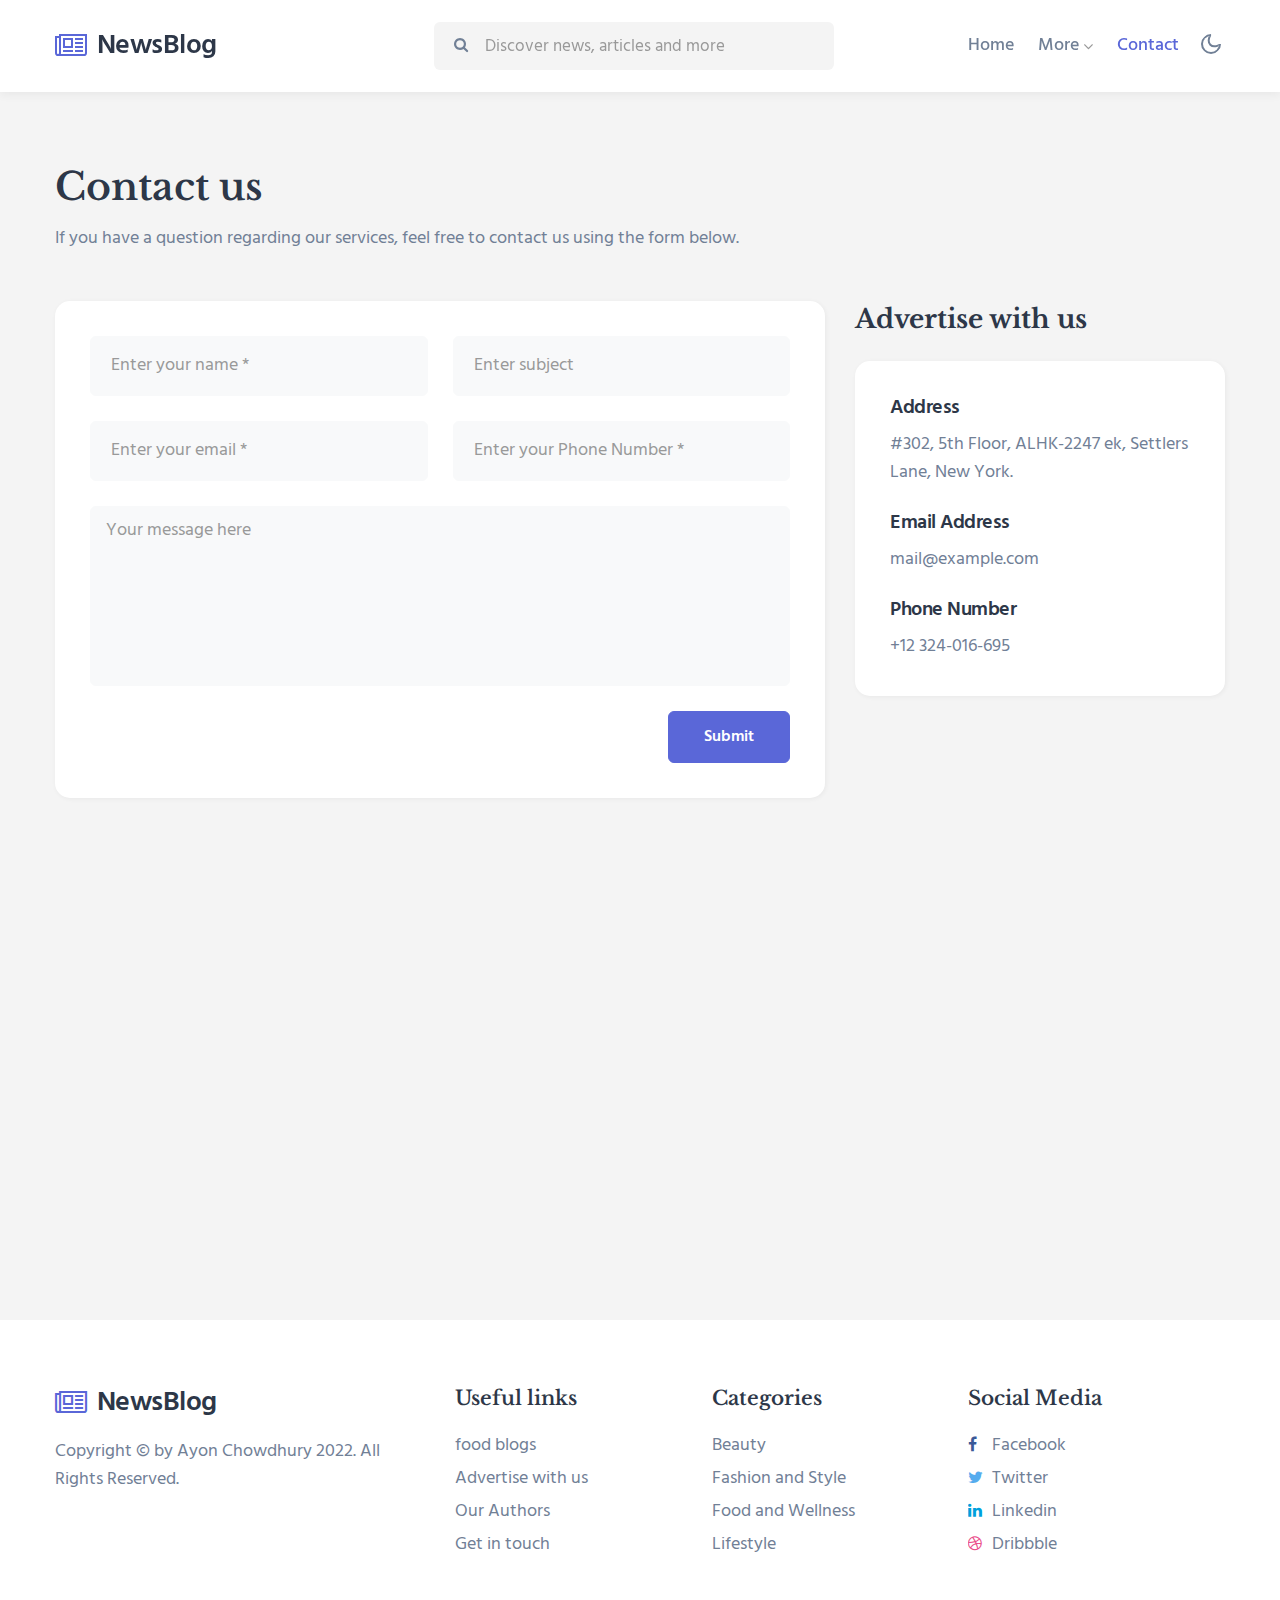
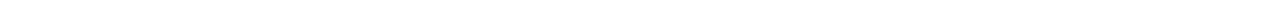
<file: contact.html>
<!doctype html>
<html lang="en">
  <head>
    <meta charset="utf-8">
    <meta name="viewport" content="width=device-width, initial-scale=1, shrink-to-fit=no">

    <title>NewsBlog a Blog Category Bootstrap Responsive Website Template | Contact : W3layouts</title>

    <link href="//fonts.googleapis.com/css2?family=Hind:wght@300;400;500;600&display=swap" rel="stylesheet">
    <link href="//fonts.googleapis.com/css2?family=Libre+Baskerville:wght@400;700&display=swap" rel="stylesheet">

    <link rel="stylesheet" href="assets/css/style-starter.css">
  </head>
  <body>
<header class="w3l-header">
	<div class="container">
	<nav class="navbar navbar-expand-lg navbar-light fill px-lg-0 py-0 px-sm-3 px-0">
			<a class="navbar-brand" href="index.html">
				<span class="fa fa-newspaper-o"></span> NewsBlog</a>
			
			<button class="navbar-toggler collapsed" type="button" data-toggle="collapse"
				data-target="#navbarSupportedContent" aria-controls="navbarSupportedContent" aria-expanded="false"
				aria-label="Toggle navigation">
				<span class="fa icon-expand fa-bars"></span>
				<span class="fa icon-close fa-times"></span>
			</button>

			<div class="collapse navbar-collapse" id="navbarSupportedContent">
				<nav class="mx-auto">
					<div class="search-bar">
						<form class="search">
							<input type="search" class="search__input" name="search" placeholder="Discover news, articles and more"
								onload="equalWidth()" required>
							<span class="fa fa-search search__icon"></span>
						</form>
					</div>
				</nav>
				<ul class="navbar-nav">
					<li class="nav-item @@home__active">
						<a class="nav-link" href="index.html">Home</a>
					</li>
					<li class="nav-item dropdown @@pages__active">
						<a class="nav-link dropdown-toggle" href="#" id="navbarDropdown" role="button"
							data-toggle="dropdown" aria-haspopup="true" aria-expanded="false">
							More <span class="fa fa-angle-down"></span>
						</a>
						<div class="dropdown-menu" aria-labelledby="navbarDropdown">
							<a class="dropdown-item @@b__active" href="beauty.html">Beauty</a>
							<a class="dropdown-item @@fa__active" href="fashion.html">Fashion & Style</a>
						</div>
					</li>
					<li class="nav-item active">
						<a class="nav-link" href="contact.html">Contact</a>
					</li>
				</ul>
			</div>
			<div class="mobile-position">
				<nav class="navigation">
					<div class="theme-switch-wrapper">
						<label class="theme-switch" for="checkbox">
							<input type="checkbox" id="checkbox">
							<div class="mode-container">
								<i class="gg-sun"></i>
								<i class="gg-moon"></i>
							</div>
						</label>
					</div>
				</nav>
			</div>
		</div>
	</nav>
</header>
<div class="w3l-contact-10 py-5" id="contact">
    <div class="form-41-mian pt-lg-4 pt-md-3 pb-md-4">
        <div class="container">
            <div class="heading">
                <h3 class="category-title mb-3">Contact us </h3>
                <p class="mb-md-5 mb-4">If you have a question regarding our services, feel free
                    to contact us using the form below.</p>
            </div>
            <div class="row">
                <div class="col-lg-8 form-inner-cont">
                    <form action="https://sendmail.w3layouts.com/submitForm" method="post" class="signin-form">
                        <div class="form-grids">
                            <div class="form-input">
                                <input type="text" name="w3lName" id="w3lName" placeholder="Enter your name *"
                                    required="" />
                            </div>
                            <div class="form-input">
                                <input type="text" name="w3lSubject" id="w3lSubject" placeholder="Enter subject "
                                    required />
                            </div>
                            <div class="form-input">
                                <input type="email" name="w3lSender" id="w3lSender" placeholder="Enter your email *"
                                    required />
                            </div>
                            <div class="form-input">
                                <input type="text" name="w3lPhone" id="w3lPhone" placeholder="Enter your Phone Number *"
                                    required />
                            </div>
                        </div>
                        <div class="form-input">
                            <textarea name="w3lMessage" id="w3lMessage" placeholder="Your message here"
                                required=""></textarea>
                        </div>
                        <div class="text-right">
                            <button class="btn btn-style btn-primary">Submit</button>
                        </div>
                    </form>
                </div>

                <div class="col-lg-4 contacts-5-grid-main section-gap mt-lg-0 mt-5">
                    <div class="contacts-5-grid">
                        <h3 class="section-title-left mb-4"> Advertise with us</h3>
                        <div class="map-content-5">
                            <section class="tab-content">
                                <div class="contact-type">
                                    <div class="address-grid mb-4">
                                        <h6>Address</h6>
                                        <p>#302, 5th Floor, ALHK-2247 ek, Settlers Lane, New York.</p>
                                    </div>
                                    <div class="address-grid mb-4">
                                        <h6>Email Address</h6>
                                        <a href="mailto:mail@example.com" class="link1">mail@example.com</a>

                                    </div>
                                    <div class="address-grid">
                                        <h6>Phone Number</h6>
                                        <a href="tel:+12 324-016-695" class="link1">+12 324-016-695</a>
                                    </div>
                                </div>
                            </section>
                        </div>
                    </div>
                </div>
            </div>
        </div>
    </div>
</div>

<div class="contacts-sub-5">
    <iframe
        src="https://www.google.com/maps/embed?pb=!1m18!1m12!1m3!1d387193.305935303!2d-74.25986548248684!3d40.69714941932609!2m3!1f0!2f0!3f0!3m2!1i1024!2i768!4f13.1!3m3!1m2!1s0x89c24fa5d33f083b%3A0xc80b8f06e177fe62!2sNew+York%2C+NY%2C+USA!5e0!3m2!1sen!2sin!4v1563262564932!5m2!1sen!2sin"
        style="border:0" allowfullscreen></iframe>
</div>
<section class="app-footer">
  <footer class="footer-28 py-5">
    <div class="footer-bg-layer">
      <div class="container py-lg-3">
        <div class="row footer-top-28">
          <div class="col-lg-4 footer-list-28 copy-right mb-lg-0 mb-sm-5 mt-sm-0 mt-4">
            <a class="navbar-brand mb-3" href="index.html">
              <span class="fa fa-newspaper-o"></span> NewsBlog</a>
              <p class="copy-footer-28">Copyright © by Ayon Chowdhury 2022. All Rights Reserved. </p>
          </div>
          <div class="col-lg-8 row">
            <div class="col-sm-4 col-6 footer-list-28">
              <h6 class="footer-title-28">Useful links</h6>
              <ul>
                <li><a href="#categories">food blogs</a></li>
                <li><a href="#advertise">Advertise with us</a></li>
                <li><a href="#authors">Our Authors</a></li>
                <li><a href="contact.html">Get in touch</a></li>
              </ul>
            </div>
            <div class="col-sm-4 col-6 footer-list-28">
              <h6 class="footer-title-28">Categories</h6>
              <ul>
                <li><a href="beauty.html">Beauty</a></li>
                <li><a href="fashion.html">Fashion and Style</a></li>
                <li><a href="#food"> Food and Wellness</a></li>
                <li><a href="#lifestyle">Lifestyle</a></li>
              </ul>
            </div>
            <div class="col-sm-4 col-6 footer-list-28 mt-sm-0 mt-4">
              <h6 class="footer-title-28">Social Media</h6>
              <ul class="social-icons">
                <li class="facebook">
                  <a href="#facebook"><span class="fa fa-facebook"></span> Facebook</a></li>
                <li class="twitter"> <a href="#twitter"><span class="fa fa-twitter"></span> Twitter</a></li>
                <li class="linkedin"> <a href="#linkedin"><span class="fa fa-linkedin"></span> Linkedin</a></li>
                <li class="dribbble"><a href="#dribbble"><span class="fa fa-dribbble"></span> Dribbble</a></li>
              </ul>

            </div>
          </div>
        </div>
      </div>
    </div>
    </div>
  </footer>
  <button onclick="topFunction()" id="movetop" title="Go to top">
    <span class="fa fa-angle-up"></span>
  </button>
  <script>
    window.onscroll = function () {
      scrollFunction()
    };

    function scrollFunction() {
      if (document.body.scrollTop > 20 || document.documentElement.scrollTop > 20) {
        document.getElementById("movetop").style.display = "block";
      } else {
        document.getElementById("movetop").style.display = "none";
      }
    }
    function topFunction() {
      document.body.scrollTop = 0;
      document.documentElement.scrollTop = 0;
    }
  </script>
</section>
<script>
  $(function () {
    $('.navbar-toggler').click(function () {
      $('body').toggleClass('noscroll');
    })
  });
</script>
<script src="assets/js/jquery-3.3.1.min.js"></script>
<script src="assets/js/theme-change.js"></script>
<script src="assets/js/owl.carousel.js"></script>
<script>
  $(document).ready(function () {
    $('.owl-testimonial').owlCarousel({
      loop: true,
      margin: 0,
      nav: true,
      responsiveClass: true,
      autoplay: false,
      autoplayTimeout: 5000,
      autoplaySpeed: 1000,
      autoplayHoverPause: false,
      responsive: {
        0: {
          items: 1,
          nav: false
        },
        480: {
          items: 1,
          nav: false
        },
        667: {
          items: 1,
          nav: true
        },
        1000: {
          items: 1,
          nav: true
        }
      }
    })
  })
</script>
<script src="assets/js/bootstrap.min.js"></script>

</body>

</html>
</file>
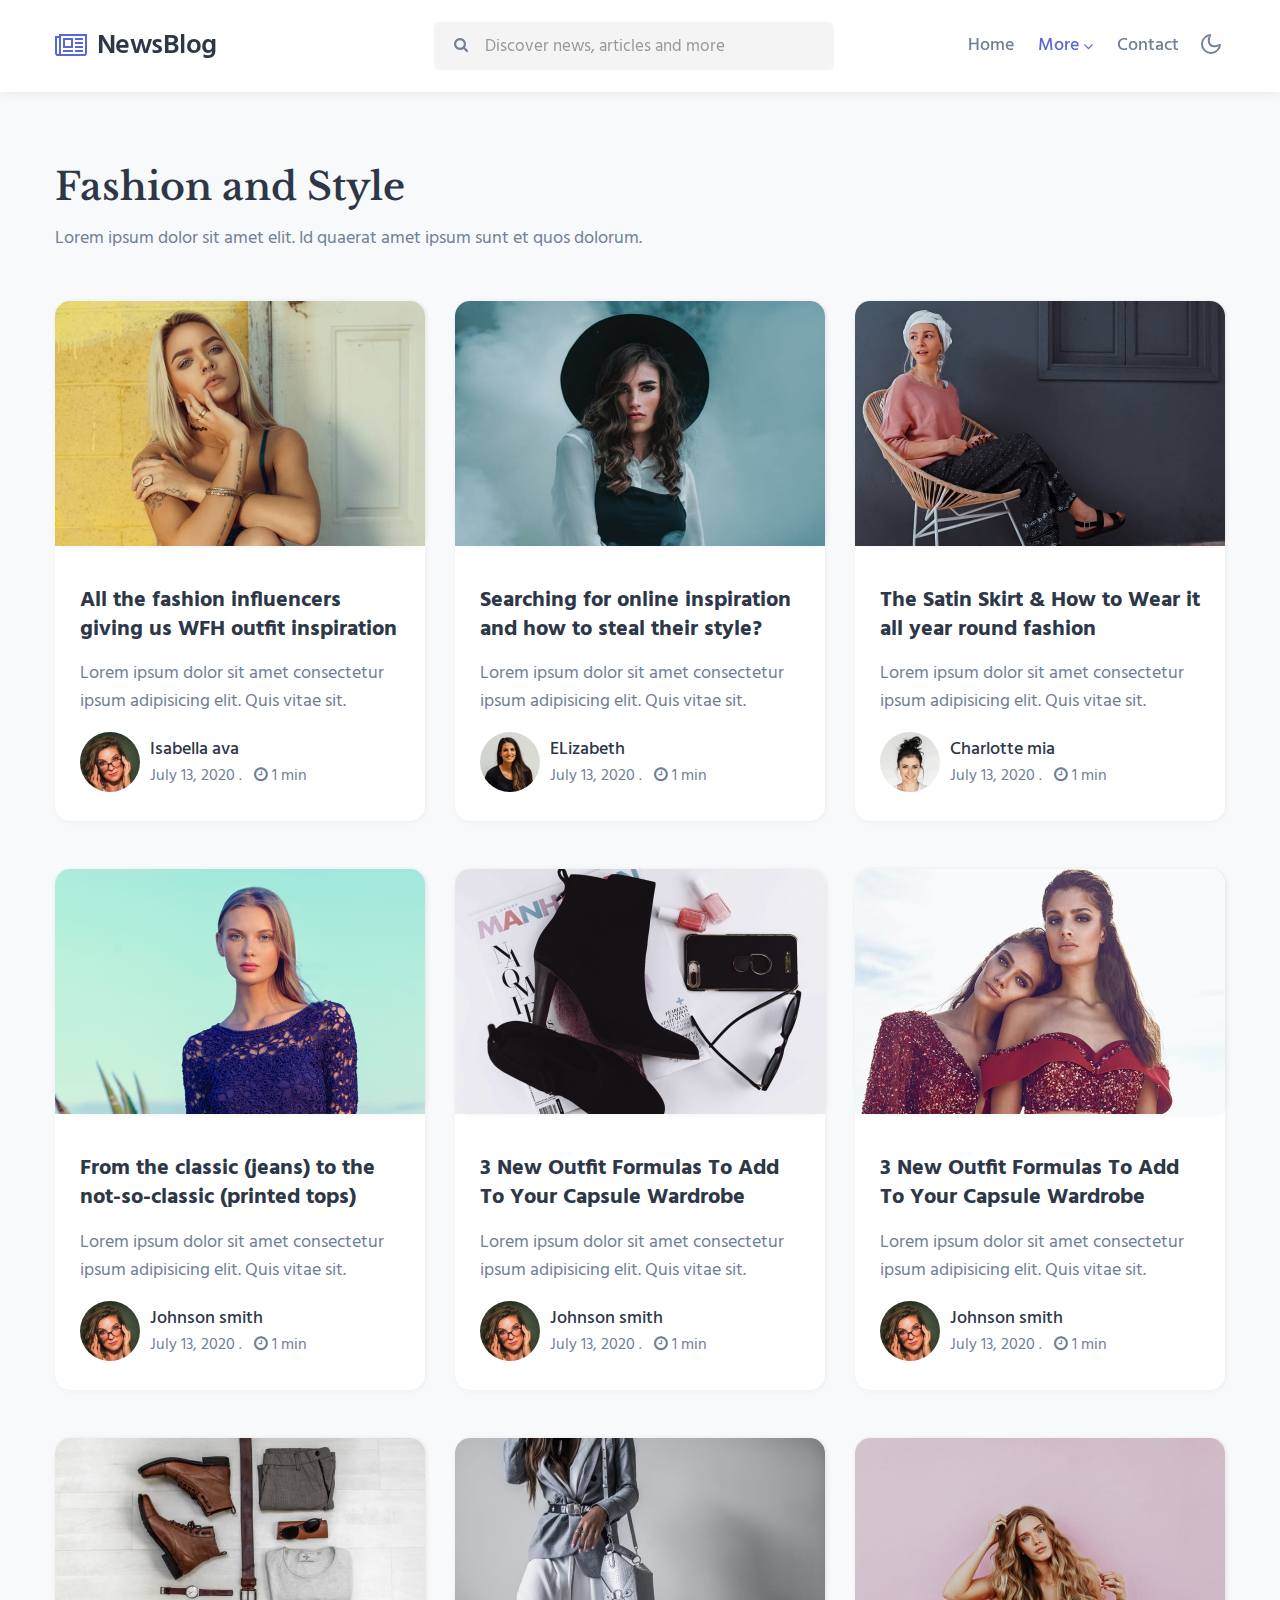
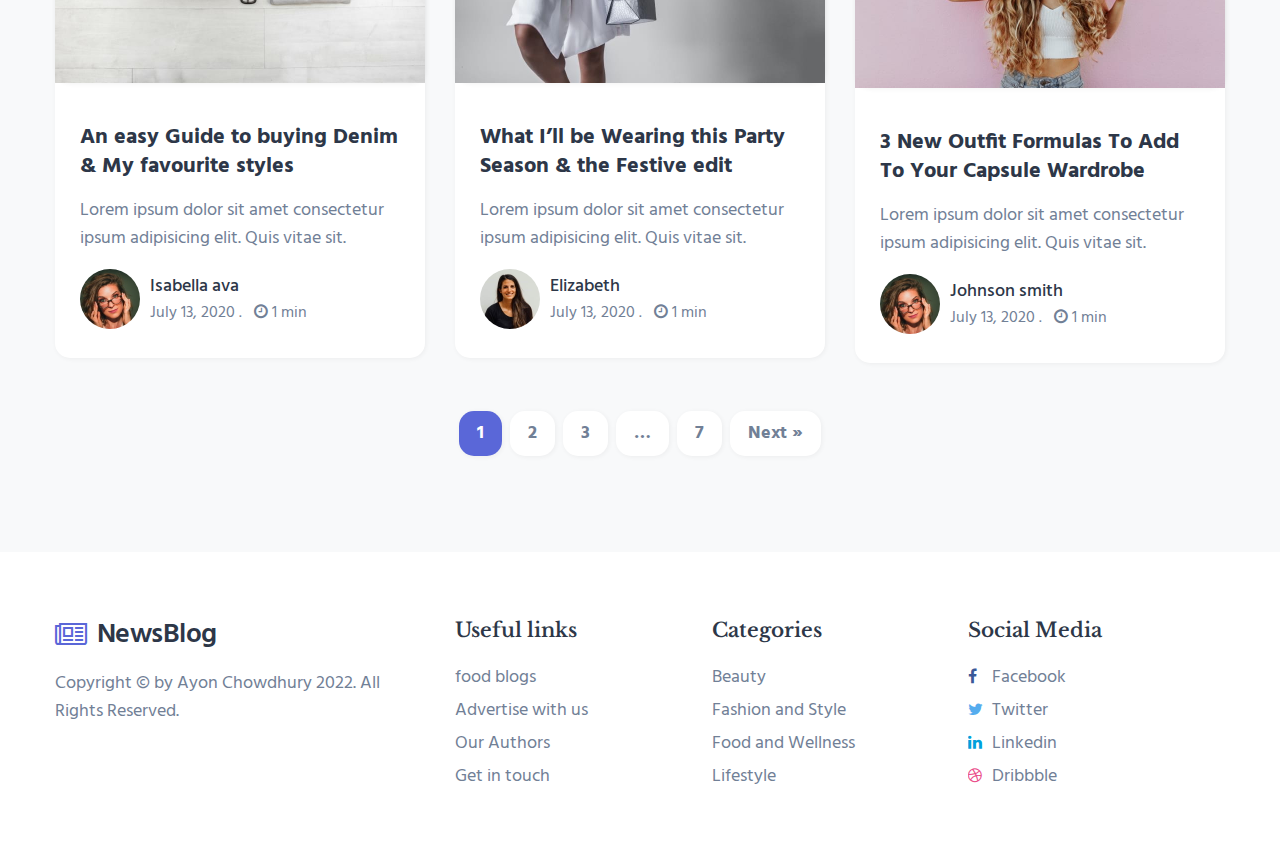
<file: fashion.html>
<!doctype html>
<html lang="en">
  <head>
    <meta charset="utf-8">
    <meta name="viewport" content="width=device-width, initial-scale=1, shrink-to-fit=no">

    <title>NewsBlog a Blog Category Bootstrap Responsive Website Template | Fashion and Style: W3layouts</title>

    <link href="//fonts.googleapis.com/css2?family=Hind:wght@300;400;500;600&display=swap" rel="stylesheet">
    <link href="//fonts.googleapis.com/css2?family=Libre+Baskerville:wght@400;700&display=swap" rel="stylesheet">


    <link rel="stylesheet" href="assets/css/style-starter.css">
  </head>
  <body>

<header class="w3l-header">
	<div class="container">
	
	<nav class="navbar navbar-expand-lg navbar-light fill px-lg-0 py-0 px-sm-3 px-0">
			<a class="navbar-brand" href="index.html">
				<span class="fa fa-newspaper-o"></span> NewsBlog</a>
			
			
			<button class="navbar-toggler collapsed" type="button" data-toggle="collapse"
				data-target="#navbarSupportedContent" aria-controls="navbarSupportedContent" aria-expanded="false"
				aria-label="Toggle navigation">
				
				<span class="fa icon-expand fa-bars"></span>
				<span class="fa icon-close fa-times"></span>
			</button>

			<div class="collapse navbar-collapse" id="navbarSupportedContent">
				<nav class="mx-auto">
					<div class="search-bar">
						<form class="search">
							<input type="search" class="search__input" name="search" placeholder="Discover news, articles and more"
								onload="equalWidth()" required>
							<span class="fa fa-search search__icon"></span>
						</form>
					</div>
				</nav>
				<ul class="navbar-nav">
					<li class="nav-item @@home__active">
						<a class="nav-link" href="index.html">Home</a>
					</li>
					<li class="nav-item dropdown active">
						<a class="nav-link dropdown-toggle" href="#" id="navbarDropdown" role="button"
							data-toggle="dropdown" aria-haspopup="true" aria-expanded="false">
							More <span class="fa fa-angle-down"></span>
						</a>
						<div class="dropdown-menu" aria-labelledby="navbarDropdown">
							<a class="dropdown-item @@b__active" href="beauty.html">Beauty</a>
							<a class="dropdown-item active" href="fashion.html">Fashion & Style</a>
						</div>
					</li>
					<li class="nav-item @@contact__active">
						<a class="nav-link" href="contact.html">Contact</a>
					</li>
				</ul>
			</div>
			
			<div class="mobile-position">
				<nav class="navigation">
					<div class="theme-switch-wrapper">
						<label class="theme-switch" for="checkbox">
							<input type="checkbox" id="checkbox">
							<div class="mode-container">
								<i class="gg-sun"></i>
								<i class="gg-moon"></i>
							</div>
						</label>
					</div>
				</nav>
			</div>
			
		</div>
	</nav>
	
</header>
<div class="w3l-homeblock2 py-5">
    <div class="container pt-md-4 pb-md-5">
       
        <h3 class="category-title mb-3"> Fashion and Style</h3>
        <p class="mb-sm-5 mb-4 max-width">Lorem ipsum dolor sit amet elit. Id quaerat amet ipsum sunt et quos dolorum.</p>
        <div class="row">
            <div class="col-lg-4 col-md-6 item">
                <div class="card">
                    <div class="card-header p-0 position-relative">
                        <a href="#blog-single.html">
                            <img class="card-img-bottom d-block radius-image-full" src="assets/images/fashion4.jpg"
                                alt="Card image cap">
                        </a>
                    </div>
                    <div class="card-body blog-details">
                        <a href="#blog-single.html" class="blog-desc">All the fashion influencers giving us WFH outfit inspiration
                        </a>
                        <p>Lorem ipsum dolor sit amet consectetur ipsum adipisicing elit. Quis
                            vitae sit.</p>
                        <div class="author align-items-center mt-3 mb-1">
                            <img src="assets/images/a1.jpg" alt="" class="img-fluid rounded-circle" />
                            <ul class="blog-meta">
                                <li>
                                    <a href="author.html">Isabella ava</a> </a>
                                </li>
                                <li class="meta-item blog-lesson">
                                    <span class="meta-value"> July 13, 2020 </span>. <span
                                        class="meta-value ml-2"><span class="fa fa-clock-o"></span> 1 min</span>
                                </li>
                            </ul>
                        </div>
                    </div>
                </div>
            </div>
            <div class="col-lg-4 col-md-6 mt-md-0 mt-4">
                <div class="card">
                    <div class="card-header p-0 position-relative">
                        <a href="#blog-single.html">
                            <img class="card-img-bottom d-block radius-image-full" src="assets/images/fashion5.jpg"
                                alt="Card image cap">
                        </a>
                    </div>
                    <div class="card-body blog-details">
                        <a href="#blog-single.html" class="blog-desc">Searching for online inspiration and how to steal their style?
                        </a>
                        <p>Lorem ipsum dolor sit amet consectetur ipsum adipisicing elit. Quis
                            vitae sit.</p>
                        <div class="author align-items-center mt-3 mb-1">
                            <img src="assets/images/a3.jpg" alt="" class="img-fluid rounded-circle" />
                            <ul class="blog-meta">
                                <li>
                                    <a href="author.html">ELizabeth</a> </a>
                                </li>
                                <li class="meta-item blog-lesson">
                                    <span class="meta-value"> July 13, 2020 </span>. <span
                                        class="meta-value ml-2"><span class="fa fa-clock-o"></span> 1 min</span>
                                </li>
                            </ul>
                        </div>
                    </div>
                </div>
            </div>
            <div class="col-lg-4 col-md-6 mt-lg-0 mt-4">
                <div class="card">
                    <div class="card-header p-0 position-relative">
                        <a href="#blog-single.html">
                            <img class="card-img-bottom d-block radius-image-full" src="assets/images/fashion2.jpg"
                                alt="Card image cap">
                        </a>
                    </div>
                    <div class="card-body blog-details">
                        <a href="#blog-single.html" class="blog-desc">The Satin Skirt & How to Wear it all year round fashion
                        </a>
                        <p>Lorem ipsum dolor sit amet consectetur ipsum adipisicing elit. Quis
                            vitae sit.</p>
                        <div class="author align-items-center mt-3 mb-1">
                            <img src="assets/images/a2.jpg" alt="" class="img-fluid rounded-circle" />
                            <ul class="blog-meta">
                                <li>
                                    <a href="author.html">Charlotte mia</a> </a>
                                </li>
                                <li class="meta-item blog-lesson">
                                    <span class="meta-value"> July 13, 2020 </span>. <span
                                        class="meta-value ml-2"><span class="fa fa-clock-o"></span> 1 min</span>
                                </li>
                            </ul>
                        </div>
                    </div>
                </div>
            </div>
            <div class="col-lg-4 col-md-6 mt-lg-5 mt-4">
                <div class="card">
                    <div class="card-header p-0 position-relative">
                        <a href="#blog-single.html">
                            <img class="card-img-bottom d-block radius-image-full" src="assets/images/fashion7.jpg"
                                alt="Card image cap">
                        </a>
                    </div>
                    <div class="card-body blog-details">
                        <a href="#blog-single.html" class="blog-desc">From the classic (jeans) to the not-so-classic (printed tops)
                        </a>
                        <p>Lorem ipsum dolor sit amet consectetur ipsum adipisicing elit. Quis
                            vitae sit.</p>
                        <div class="author align-items-center mt-3 mb-1">
                            <img src="assets/images/a1.jpg" alt="" class="img-fluid rounded-circle" />
                            <ul class="blog-meta">
                                <li>
                                    <a href="author.html">Johnson smith</a> </a>
                                </li>
                                <li class="meta-item blog-lesson">
                                    <span class="meta-value"> July 13, 2020 </span>. <span
                                        class="meta-value ml-2"><span class="fa fa-clock-o"></span> 1 min</span>
                                </li>
                            </ul>
                        </div>
                    </div>
                </div>
            </div>
            <div class="col-lg-4 col-md-6 mt-lg-5 mt-4">
                <div class="card">
                    <div class="card-header p-0 position-relative">
                        <a href="#blog-single.html">
                            <img class="card-img-bottom d-block radius-image-full" src="assets/images/fashion8.jpg"
                                alt="Card image cap">
                        </a>
                    </div>
                    <div class="card-body blog-details">
                        <a href="#blog-single.html" class="blog-desc">3 New Outfit Formulas To Add To Your
                            Capsule Wardrobe
                        </a>
                        <p>Lorem ipsum dolor sit amet consectetur ipsum adipisicing elit. Quis
                            vitae sit.</p>
                        <div class="author align-items-center mt-3 mb-1">
                            <img src="assets/images/a1.jpg" alt="" class="img-fluid rounded-circle" />
                            <ul class="blog-meta">
                                <li>
                                    <a href="author.html">Johnson smith</a> </a>
                                </li>
                                <li class="meta-item blog-lesson">
                                    <span class="meta-value"> July 13, 2020 </span>. <span
                                        class="meta-value ml-2"><span class="fa fa-clock-o"></span> 1 min</span>
                                </li>
                            </ul>
                        </div>
                    </div>
                </div>
            </div>
            <div class="col-lg-4 col-md-6 mt-lg-5 mt-4">
                <div class="card">
                    <div class="card-header p-0 position-relative">
                        <a href="#blog-single.html">
                            <img class="card-img-bottom d-block radius-image-full" src="assets/images/fashion6.jpg"
                                alt="Card image cap">
                        </a>
                    </div>
                    <div class="card-body blog-details">
                        <a href="#blog-single.html" class="blog-desc">3 New Outfit Formulas To Add To Your
                            Capsule Wardrobe
                        </a>
                        <p>Lorem ipsum dolor sit amet consectetur ipsum adipisicing elit. Quis
                            vitae sit.</p>
                        <div class="author align-items-center mt-3 mb-1">
                            <img src="assets/images/a1.jpg" alt="" class="img-fluid rounded-circle" />
                            <ul class="blog-meta">
                                <li>
                                    <a href="author.html">Johnson smith</a> </a>
                                </li>
                                <li class="meta-item blog-lesson">
                                    <span class="meta-value"> July 13, 2020 </span>. <span
                                        class="meta-value ml-2"><span class="fa fa-clock-o"></span> 1 min</span>
                                </li>
                            </ul>
                        </div>
                    </div>
                </div>
            </div>
            <div class="col-lg-4 col-md-6 mt-lg-5 mt-4">
                <div class="card">
                    <div class="card-header p-0 position-relative">
                        <a href="#blog-single.html">
                            <img class="card-img-bottom d-block radius-image-full" src="assets/images/fashion1.jpg"
                                alt="Card image cap">
                        </a>
                    </div>
                    <div class="card-body blog-details">
                        <a href="#blog-single.html" class="blog-desc">An easy Guide to buying Denim & My favourite styles
                        </a>
                        <p>Lorem ipsum dolor sit amet consectetur ipsum adipisicing elit. Quis
                            vitae sit.</p>
                        <div class="author align-items-center mt-3 mb-1">
                            <img src="assets/images/a1.jpg" alt="" class="img-fluid rounded-circle" />
                            <ul class="blog-meta">
                                <li>
                                    <a href="author.html">Isabella ava</a> </a>
                                </li>
                                <li class="meta-item blog-lesson">
                                    <span class="meta-value"> July 13, 2020 </span>. <span
                                        class="meta-value ml-2"><span class="fa fa-clock-o"></span> 1 min</span>
                                </li>
                            </ul>
                        </div>
                    </div>
                </div>
            </div>
            <div class="col-lg-4 col-md-6 mt-lg-5 mt-4">
                <div class="card">
                    <div class="card-header p-0 position-relative">
                        <a href="#blog-single.html">
                            <img class="card-img-bottom d-block radius-image-full" src="assets/images/fashion3.jpg"
                                alt="Card image cap">
                        </a>
                    </div>
                    <div class="card-body blog-details">
                        <a href="#blog-single.html" class="blog-desc">What I’ll be Wearing this Party Season & the Festive edit
                        </a>
                        <p>Lorem ipsum dolor sit amet consectetur ipsum adipisicing elit. Quis
                            vitae sit.</p>
                        <div class="author align-items-center mt-3 mb-1">
                            <img src="assets/images/a3.jpg" alt="" class="img-fluid rounded-circle" />
                            <ul class="blog-meta">
                                <li>
                                    <a href="author.html">Elizabeth</a> </a>
                                </li>
                                <li class="meta-item blog-lesson">
                                    <span class="meta-value"> July 13, 2020 </span>. <span
                                        class="meta-value ml-2"><span class="fa fa-clock-o"></span> 1 min</span>
                                </li>
                            </ul>
                        </div>
                    </div>
                </div>
            </div>
            <div class="col-lg-4 col-md-6 mt-lg-5 mt-4">
                <div class="card">
                    <div class="card-header p-0 position-relative">
                        <a href="#blog-single.html">
                            <img class="card-img-bottom d-block radius-image-full" src="assets/images/image2.jpg"
                                alt="Card image cap">
                        </a>
                    </div>
                    <div class="card-body blog-details">
                        <a href="#blog-single.html" class="blog-desc">3 New Outfit Formulas To Add To Your
                            Capsule Wardrobe
                        </a>
                        <p>Lorem ipsum dolor sit amet consectetur ipsum adipisicing elit. Quis
                            vitae sit.</p>
                        <div class="author align-items-center mt-3 mb-1">
                            <img src="assets/images/a1.jpg" alt="" class="img-fluid rounded-circle" />
                            <ul class="blog-meta">
                                <li>
                                    <a href="author.html">Johnson smith</a> </a>
                                </li>
                                <li class="meta-item blog-lesson">
                                    <span class="meta-value"> July 13, 2020 </span>. <span
                                        class="meta-value ml-2"><span class="fa fa-clock-o"></span> 1 min</span>
                                </li>
                            </ul>
                        </div>
                    </div>
                </div>
            </div>
        </div>
        <ul class="site-pagination text-center mt-md-5 mt-4">
            <li><span aria-current="page" class="page-numbers current">1</span></li>
            <li><a class="page-numbers" href="#page2">2</a></li>
            <li><a class="page-numbers" href="#page3">3</a></li>
            <li><span class="page-numbers dots">…</span></li>
            <li><a class="page-numbers" href="#page7">7</a></li>
            <li><a class="next page-numbers" href="#next">Next »</a></li>
        </ul>
    </div>
</div>
<section class="app-footer">
  <footer class="footer-28 py-5">
    <div class="footer-bg-layer">
      <div class="container py-lg-3">
        <div class="row footer-top-28">
          <div class="col-lg-4 footer-list-28 copy-right mb-lg-0 mb-sm-5 mt-sm-0 mt-4">
            <a class="navbar-brand mb-3" href="index.html">
              <span class="fa fa-newspaper-o"></span> NewsBlog</a>
              <p class="copy-footer-28">Copyright © by Ayon Chowdhury 2022. All Rights Reserved. </p>
          </div>
          <div class="col-lg-8 row">
            <div class="col-sm-4 col-6 footer-list-28">
              <h6 class="footer-title-28">Useful links</h6>
              <ul>
                <li><a href="#categories">food blogs</a></li>
                <li><a href="#advertise">Advertise with us</a></li>
                <li><a href="#authors">Our Authors</a></li>
                <li><a href="contact.html">Get in touch</a></li>
              </ul>
            </div>
            <div class="col-sm-4 col-6 footer-list-28">
              <h6 class="footer-title-28">Categories</h6>
              <ul>
                <li><a href="beauty.html">Beauty</a></li>
                <li><a href="fashion.html">Fashion and Style</a></li>
                <li><a href="#food"> Food and Wellness</a></li>
                <li><a href="#lifestyle">Lifestyle</a></li>
              </ul>
            </div>
            <div class="col-sm-4 col-6 footer-list-28 mt-sm-0 mt-4">
              <h6 class="footer-title-28">Social Media</h6>
              <ul class="social-icons">
                <li class="facebook">
                  <a href="#facebook"><span class="fa fa-facebook"></span> Facebook</a></li>
                <li class="twitter"> <a href="#twitter"><span class="fa fa-twitter"></span> Twitter</a></li>
                <li class="linkedin"> <a href="#linkedin"><span class="fa fa-linkedin"></span> Linkedin</a></li>
                <li class="dribbble"><a href="#dribbble"><span class="fa fa-dribbble"></span> Dribbble</a></li>
              </ul>

            </div>
          </div>
        </div>
      </div>
    </div>
    </div>
  </footer>
  <button onclick="topFunction()" id="movetop" title="Go to top">
    <span class="fa fa-angle-up"></span>
  </button>
  <script>
    window.onscroll = function () {
      scrollFunction()
    };

    function scrollFunction() {
      if (document.body.scrollTop > 20 || document.documentElement.scrollTop > 20) {
        document.getElementById("movetop").style.display = "block";
      } else {
        document.getElementById("movetop").style.display = "none";
      }
    }
    function topFunction() {
      document.body.scrollTop = 0;
      document.documentElement.scrollTop = 0;
    }
  </script>
</section>
<script>
  $(function () {
    $('.navbar-toggler').click(function () {
      $('body').toggleClass('noscroll');
    })
  });
</script>
<script src="assets/js/jquery-3.3.1.min.js"></script>
<script src="assets/js/theme-change.js"></script>
<script src="assets/js/owl.carousel.js"></script>
<script>
  $(document).ready(function () {
    $('.owl-testimonial').owlCarousel({
      loop: true,
      margin: 0,
      nav: true,
      responsiveClass: true,
      autoplay: false,
      autoplayTimeout: 5000,
      autoplaySpeed: 1000,
      autoplayHoverPause: false,
      responsive: {
        0: {
          items: 1,
          nav: false
        },
        480: {
          items: 1,
          nav: false
        },
        667: {
          items: 1,
          nav: true
        },
        1000: {
          items: 1,
          nav: true
        }
      }
    })
  })
</script>
<script src="assets/js/bootstrap.min.js"></script>

</body>

</html>
</file>
<file: assets/css/style-starter.css>
@charset "UTF-8";
:root {
  --blue: #007bff;
  --indigo: #6610f2;
  --purple: #6f42c1;
  --pink: #e83e8c;
  --red: #dc3545;
  --orange: #fd7e14;
  --yellow: #ffc107;
  --green: #28a745;
  --teal: #20c997;
  --cyan: #17a2b8;
  --white: #fff;
  --gray: #6c757d;
  --gray-dark: #343a40;
  --primary: #5a67d8;
  --secondary: #6c757d;
  --success: #28a745;
  --info: #17a2b8;
  --warning: #ffc107;
  --danger: #dc3545;
  --light: #f8f9fa;
  --dark: #343a40;
  --breakpoint-xs: 0;
  --breakpoint-sm: 576px;
  --breakpoint-md: 768px;
  --breakpoint-lg: 992px;
  --breakpoint-xl: 1200px;
  --font-family-sans-serif: -apple-system, BlinkMacSystemFont, "Segoe UI", Roboto, "Helvetica Neue", Arial, "Noto Sans", sans-serif, "Apple Color Emoji", "Segoe UI Emoji", "Segoe UI Symbol", "Noto Color Emoji";
  --font-family-monospace: SFMono-Regular, Menlo, Monaco, Consolas, "Liberation Mono", "Courier New", monospace; }

*,
*::before,
*::after {
  box-sizing: border-box; }

html {
  font-family: sans-serif;
  line-height: 1.15;
  -webkit-text-size-adjust: 100%;
  -webkit-tap-highlight-color: rgba(0, 0, 0, 0); }

article, aside, figcaption, figure, footer, header, hgroup, main, nav, section {
  display: block; }

body {
  margin: 0;
  font-family: -apple-system, BlinkMacSystemFont, "Segoe UI", Roboto, "Helvetica Neue", Arial, "Noto Sans", sans-serif, "Apple Color Emoji", "Segoe UI Emoji", "Segoe UI Symbol", "Noto Color Emoji";
  font-size: 1rem;
  font-weight: 400;
  line-height: 1.5;
  color: #212529;
  text-align: left;
  background-color: #fff; }

[tabindex="-1"]:focus:not(:focus-visible) {
  outline: 0 !important; }

hr {
  box-sizing: content-box;
  height: 0;
  overflow: visible; }

h1, h2, h3, h4, h5, h6 {
  margin-top: 0;
  margin-bottom: 0.5rem; }

p {
  margin-top: 0;
  margin-bottom: 1rem; }

abbr[title],
abbr[data-original-title] {
  text-decoration: underline;
  -webkit-text-decoration: underline dotted;
          text-decoration: underline dotted;
  cursor: help;
  border-bottom: 0;
  -webkit-text-decoration-skip-ink: none;
          text-decoration-skip-ink: none; }

address {
  margin-bottom: 1rem;
  font-style: normal;
  line-height: inherit; }

ol,
ul,
dl {
  margin-top: 0;
  margin-bottom: 1rem; }

ol ol,
ul ul,
ol ul,
ul ol {
  margin-bottom: 0; }

dt {
  font-weight: 700; }

dd {
  margin-bottom: .5rem;
  margin-left: 0; }

blockquote {
  margin: 0 0 1rem; }

b,
strong {
  font-weight: bolder; }

small {
  font-size: 80%; }

sub,
sup {
  position: relative;
  font-size: 75%;
  line-height: 0;
  vertical-align: baseline; }

sub {
  bottom: -.25em; }

sup {
  top: -.5em; }

a {
  color: #5a67d8;
  text-decoration: none;
  background-color: transparent; }
  a:hover {
    color: #2c3bba;
    text-decoration: underline; }

a:not([href]) {
  color: inherit;
  text-decoration: none; }
  a:not([href]):hover {
    color: inherit;
    text-decoration: none; }

pre,
code,
kbd,
samp {
  font-family: SFMono-Regular, Menlo, Monaco, Consolas, "Liberation Mono", "Courier New", monospace;
  font-size: 1em; }

pre {
  margin-top: 0;
  margin-bottom: 1rem;
  overflow: auto; }

figure {
  margin: 0 0 1rem; }

img {
  vertical-align: middle;
  border-style: none; }

svg {
  overflow: hidden;
  vertical-align: middle; }

table {
  border-collapse: collapse; }

caption {
  padding-top: 0.75rem;
  padding-bottom: 0.75rem;
  color: #6c757d;
  text-align: left;
  caption-side: bottom; }

th {
  text-align: inherit; }

label {
  display: inline-block;
  margin-bottom: 0.5rem; }

button {
  border-radius: 0; }

button:focus {
  outline: 1px dotted;
  outline: 5px auto -webkit-focus-ring-color; }

input,
button,
select,
optgroup,
textarea {
  margin: 0;
  font-family: inherit;
  font-size: inherit;
  line-height: inherit; }

button,
input {
  overflow: visible; }

button,
select {
  text-transform: none; }

select {
  word-wrap: normal; }

button,
[type="button"],
[type="reset"],
[type="submit"] {
  -webkit-appearance: button; }

button:not(:disabled),
[type="button"]:not(:disabled),
[type="reset"]:not(:disabled),
[type="submit"]:not(:disabled) {
  cursor: pointer; }

button::-moz-focus-inner,
[type="button"]::-moz-focus-inner,
[type="reset"]::-moz-focus-inner,
[type="submit"]::-moz-focus-inner {
  padding: 0;
  border-style: none; }

input[type="radio"],
input[type="checkbox"] {
  box-sizing: border-box;
  padding: 0; }

input[type="date"],
input[type="time"],
input[type="datetime-local"],
input[type="month"] {
  -webkit-appearance: listbox; }

textarea {
  overflow: auto;
  resize: vertical; }

fieldset {
  min-width: 0;
  padding: 0;
  margin: 0;
  border: 0; }

legend {
  display: block;
  width: 100%;
  max-width: 100%;
  padding: 0;
  margin-bottom: .5rem;
  font-size: 1.5rem;
  line-height: inherit;
  color: inherit;
  white-space: normal; }
  @media (max-width: 1200px) {
    legend {
      font-size: calc(1.275rem + 0.3vw) ; } }

progress {
  vertical-align: baseline; }

[type="number"]::-webkit-inner-spin-button,
[type="number"]::-webkit-outer-spin-button {
  height: auto; }

[type="search"] {
  outline-offset: -2px;
  -webkit-appearance: none; }

[type="search"]::-webkit-search-decoration {
  -webkit-appearance: none; }

::-webkit-file-upload-button {
  font: inherit;
  -webkit-appearance: button; }

output {
  display: inline-block; }

summary {
  display: list-item;
  cursor: pointer; }

template {
  display: none; }

[hidden] {
  display: none !important; }

h1, h2, h3, h4, h5, h6,
.h1, .h2, .h3, .h4, .h5, .h6 {
  margin-bottom: 0.5rem;
  font-weight: 500;
  line-height: 1.2; }

h1, .h1 {
  font-size: 2.5rem; }
  @media (max-width: 1200px) {
    h1, .h1 {
      font-size: calc(1.375rem + 1.5vw) ; } }

h2, .h2 {
  font-size: 2rem; }
  @media (max-width: 1200px) {
    h2, .h2 {
      font-size: calc(1.325rem + 0.9vw) ; } }

h3, .h3 {
  font-size: 1.75rem; }
  @media (max-width: 1200px) {
    h3, .h3 {
      font-size: calc(1.3rem + 0.6vw) ; } }

h4, .h4 {
  font-size: 1.5rem; }
  @media (max-width: 1200px) {
    h4, .h4 {
      font-size: calc(1.275rem + 0.3vw) ; } }

h5, .h5 {
  font-size: 1.25rem; }

h6, .h6 {
  font-size: 1rem; }

.lead {
  font-size: 1.25rem;
  font-weight: 300; }

.display-1 {
  font-size: 6rem;
  font-weight: 300;
  line-height: 1.2; }
  @media (max-width: 1200px) {
    .display-1 {
      font-size: calc(1.725rem + 5.7vw) ; } }

.display-2 {
  font-size: 5.5rem;
  font-weight: 300;
  line-height: 1.2; }
  @media (max-width: 1200px) {
    .display-2 {
      font-size: calc(1.675rem + 5.1vw) ; } }

.display-3 {
  font-size: 4.5rem;
  font-weight: 300;
  line-height: 1.2; }
  @media (max-width: 1200px) {
    .display-3 {
      font-size: calc(1.575rem + 3.9vw) ; } }

.display-4 {
  font-size: 3.5rem;
  font-weight: 300;
  line-height: 1.2; }
  @media (max-width: 1200px) {
    .display-4 {
      font-size: calc(1.475rem + 2.7vw) ; } }

hr {
  margin-top: 1rem;
  margin-bottom: 1rem;
  border: 0;
  border-top: 1px solid rgba(0, 0, 0, 0.1); }

small,
.small {
  font-size: 80%;
  font-weight: 400; }

mark,
.mark {
  padding: 0.2em;
  background-color: #fcf8e3; }

.list-unstyled {
  padding-left: 0;
  list-style: none; }

.list-inline {
  padding-left: 0;
  list-style: none; }

.list-inline-item {
  display: inline-block; }
  .list-inline-item:not(:last-child) {
    margin-right: 0.5rem; }

.initialism {
  font-size: 90%;
  text-transform: uppercase; }

.blockquote {
  margin-bottom: 1rem;
  font-size: 1.25rem; }

.blockquote-footer {
  display: block;
  font-size: 80%;
  color: #6c757d; }
  .blockquote-footer::before {
    content: "\2014\00A0"; }

.img-fluid {
  max-width: 100%;
  height: auto; }

.img-thumbnail {
  padding: 0.25rem;
  background-color: #fff;
  border: 1px solid #dee2e6;
  border-radius: 0.25rem;
  max-width: 100%;
  height: auto; }

.figure {
  display: inline-block; }

.figure-img {
  margin-bottom: 0.5rem;
  line-height: 1; }

.figure-caption {
  font-size: 90%;
  color: #6c757d; }

code {
  font-size: 87.5%;
  color: #e83e8c;
  word-wrap: break-word; }
  a > code {
    color: inherit; }

kbd {
  padding: 0.2rem 0.4rem;
  font-size: 87.5%;
  color: #fff;
  background-color: #212529;
  border-radius: 0.2rem; }
  kbd kbd {
    padding: 0;
    font-size: 100%;
    font-weight: 700; }

pre {
  display: block;
  font-size: 87.5%;
  color: #212529; }
  pre code {
    font-size: inherit;
    color: inherit;
    word-break: normal; }

.pre-scrollable {
  max-height: 340px;
  overflow-y: scroll; }

.container {
  width: 100%;
  padding-right: 15px;
  padding-left: 15px;
  margin-right: auto;
  margin-left: auto; }
  @media (min-width: 576px) {
    .container {
      max-width: 540px; } }
  @media (min-width: 768px) {
    .container {
      max-width: 720px; } }
  @media (min-width: 992px) {
    .container {
      max-width: 960px; } }
  @media (min-width: 1200px) {
    .container {
      max-width: 1140px; } }

.container-fluid, .container-sm, .container-md, .container-lg, .container-xl {
  width: 100%;
  padding-right: 15px;
  padding-left: 15px;
  margin-right: auto;
  margin-left: auto; }

@media (min-width: 576px) {
  .container, .container-sm {
    max-width: 540px; } }

@media (min-width: 768px) {
  .container, .container-sm, .container-md {
    max-width: 720px; } }

@media (min-width: 992px) {
  .container, .container-sm, .container-md, .container-lg {
    max-width: 960px; } }

@media (min-width: 1200px) {
  .container, .container-sm, .container-md, .container-lg, .container-xl {
    max-width: 1140px; } }

.row {
  display: flex;
  flex-wrap: wrap;
  margin-right: -15px;
  margin-left: -15px; }

.no-gutters {
  margin-right: 0;
  margin-left: 0; }
  .no-gutters > .col,
  .no-gutters > [class*="col-"] {
    padding-right: 0;
    padding-left: 0; }

.col-1, .col-2, .col-3, .col-4, .col-5, .col-6, .col-7, .col-8, .col-9, .col-10, .col-11, .col-12, .col,
.col-auto, .col-sm-1, .col-sm-2, .col-sm-3, .col-sm-4, .col-sm-5, .col-sm-6, .col-sm-7, .col-sm-8, .col-sm-9, .col-sm-10, .col-sm-11, .col-sm-12, .col-sm,
.col-sm-auto, .col-md-1, .col-md-2, .col-md-3, .col-md-4, .col-md-5, .col-md-6, .col-md-7, .col-md-8, .col-md-9, .col-md-10, .col-md-11, .col-md-12, .col-md,
.col-md-auto, .col-lg-1, .col-lg-2, .col-lg-3, .col-lg-4, .col-lg-5, .col-lg-6, .col-lg-7, .col-lg-8, .col-lg-9, .col-lg-10, .col-lg-11, .col-lg-12, .col-lg,
.col-lg-auto, .col-xl-1, .col-xl-2, .col-xl-3, .col-xl-4, .col-xl-5, .col-xl-6, .col-xl-7, .col-xl-8, .col-xl-9, .col-xl-10, .col-xl-11, .col-xl-12, .col-xl,
.col-xl-auto {
  position: relative;
  width: 100%;
  padding-right: 15px;
  padding-left: 15px; }

.col {
  flex-basis: 0;
  flex-grow: 1;
  max-width: 100%; }

.row-cols-1 > * {
  flex: 0 0 100%;
  max-width: 100%; }

.row-cols-2 > * {
  flex: 0 0 50%;
  max-width: 50%; }

.row-cols-3 > * {
  flex: 0 0 33.33333%;
  max-width: 33.33333%; }

.row-cols-4 > * {
  flex: 0 0 25%;
  max-width: 25%; }

.row-cols-5 > * {
  flex: 0 0 20%;
  max-width: 20%; }

.row-cols-6 > * {
  flex: 0 0 16.66667%;
  max-width: 16.66667%; }

.col-auto {
  flex: 0 0 auto;
  width: auto;
  max-width: 100%; }

.col-1 {
  flex: 0 0 8.33333%;
  max-width: 8.33333%; }

.col-2 {
  flex: 0 0 16.66667%;
  max-width: 16.66667%; }

.col-3 {
  flex: 0 0 25%;
  max-width: 25%; }

.col-4 {
  flex: 0 0 33.33333%;
  max-width: 33.33333%; }

.col-5 {
  flex: 0 0 41.66667%;
  max-width: 41.66667%; }

.col-6 {
  flex: 0 0 50%;
  max-width: 50%; }

.col-7 {
  flex: 0 0 58.33333%;
  max-width: 58.33333%; }

.col-8 {
  flex: 0 0 66.66667%;
  max-width: 66.66667%; }

.col-9 {
  flex: 0 0 75%;
  max-width: 75%; }

.col-10 {
  flex: 0 0 83.33333%;
  max-width: 83.33333%; }

.col-11 {
  flex: 0 0 91.66667%;
  max-width: 91.66667%; }

.col-12 {
  flex: 0 0 100%;
  max-width: 100%; }

.order-first {
  order: -1; }

.order-last {
  order: 13; }

.order-0 {
  order: 0; }

.order-1 {
  order: 1; }

.order-2 {
  order: 2; }

.order-3 {
  order: 3; }

.order-4 {
  order: 4; }

.order-5 {
  order: 5; }

.order-6 {
  order: 6; }

.order-7 {
  order: 7; }

.order-8 {
  order: 8; }

.order-9 {
  order: 9; }

.order-10 {
  order: 10; }

.order-11 {
  order: 11; }

.order-12 {
  order: 12; }

.offset-1 {
  margin-left: 8.33333%; }

.offset-2 {
  margin-left: 16.66667%; }

.offset-3 {
  margin-left: 25%; }

.offset-4 {
  margin-left: 33.33333%; }

.offset-5 {
  margin-left: 41.66667%; }

.offset-6 {
  margin-left: 50%; }

.offset-7 {
  margin-left: 58.33333%; }

.offset-8 {
  margin-left: 66.66667%; }

.offset-9 {
  margin-left: 75%; }

.offset-10 {
  margin-left: 83.33333%; }

.offset-11 {
  margin-left: 91.66667%; }

@media (min-width: 576px) {
  .col-sm {
    flex-basis: 0;
    flex-grow: 1;
    max-width: 100%; }
  .row-cols-sm-1 > * {
    flex: 0 0 100%;
    max-width: 100%; }
  .row-cols-sm-2 > * {
    flex: 0 0 50%;
    max-width: 50%; }
  .row-cols-sm-3 > * {
    flex: 0 0 33.33333%;
    max-width: 33.33333%; }
  .row-cols-sm-4 > * {
    flex: 0 0 25%;
    max-width: 25%; }
  .row-cols-sm-5 > * {
    flex: 0 0 20%;
    max-width: 20%; }
  .row-cols-sm-6 > * {
    flex: 0 0 16.66667%;
    max-width: 16.66667%; }
  .col-sm-auto {
    flex: 0 0 auto;
    width: auto;
    max-width: 100%; }
  .col-sm-1 {
    flex: 0 0 8.33333%;
    max-width: 8.33333%; }
  .col-sm-2 {
    flex: 0 0 16.66667%;
    max-width: 16.66667%; }
  .col-sm-3 {
    flex: 0 0 25%;
    max-width: 25%; }
  .col-sm-4 {
    flex: 0 0 33.33333%;
    max-width: 33.33333%; }
  .col-sm-5 {
    flex: 0 0 41.66667%;
    max-width: 41.66667%; }
  .col-sm-6 {
    flex: 0 0 50%;
    max-width: 50%; }
  .col-sm-7 {
    flex: 0 0 58.33333%;
    max-width: 58.33333%; }
  .col-sm-8 {
    flex: 0 0 66.66667%;
    max-width: 66.66667%; }
  .col-sm-9 {
    flex: 0 0 75%;
    max-width: 75%; }
  .col-sm-10 {
    flex: 0 0 83.33333%;
    max-width: 83.33333%; }
  .col-sm-11 {
    flex: 0 0 91.66667%;
    max-width: 91.66667%; }
  .col-sm-12 {
    flex: 0 0 100%;
    max-width: 100%; }
  .order-sm-first {
    order: -1; }
  .order-sm-last {
    order: 13; }
  .order-sm-0 {
    order: 0; }
  .order-sm-1 {
    order: 1; }
  .order-sm-2 {
    order: 2; }
  .order-sm-3 {
    order: 3; }
  .order-sm-4 {
    order: 4; }
  .order-sm-5 {
    order: 5; }
  .order-sm-6 {
    order: 6; }
  .order-sm-7 {
    order: 7; }
  .order-sm-8 {
    order: 8; }
  .order-sm-9 {
    order: 9; }
  .order-sm-10 {
    order: 10; }
  .order-sm-11 {
    order: 11; }
  .order-sm-12 {
    order: 12; }
  .offset-sm-0 {
    margin-left: 0; }
  .offset-sm-1 {
    margin-left: 8.33333%; }
  .offset-sm-2 {
    margin-left: 16.66667%; }
  .offset-sm-3 {
    margin-left: 25%; }
  .offset-sm-4 {
    margin-left: 33.33333%; }
  .offset-sm-5 {
    margin-left: 41.66667%; }
  .offset-sm-6 {
    margin-left: 50%; }
  .offset-sm-7 {
    margin-left: 58.33333%; }
  .offset-sm-8 {
    margin-left: 66.66667%; }
  .offset-sm-9 {
    margin-left: 75%; }
  .offset-sm-10 {
    margin-left: 83.33333%; }
  .offset-sm-11 {
    margin-left: 91.66667%; } }

@media (min-width: 768px) {
  .col-md {
    flex-basis: 0;
    flex-grow: 1;
    max-width: 100%; }
  .row-cols-md-1 > * {
    flex: 0 0 100%;
    max-width: 100%; }
  .row-cols-md-2 > * {
    flex: 0 0 50%;
    max-width: 50%; }
  .row-cols-md-3 > * {
    flex: 0 0 33.33333%;
    max-width: 33.33333%; }
  .row-cols-md-4 > * {
    flex: 0 0 25%;
    max-width: 25%; }
  .row-cols-md-5 > * {
    flex: 0 0 20%;
    max-width: 20%; }
  .row-cols-md-6 > * {
    flex: 0 0 16.66667%;
    max-width: 16.66667%; }
  .col-md-auto {
    flex: 0 0 auto;
    width: auto;
    max-width: 100%; }
  .col-md-1 {
    flex: 0 0 8.33333%;
    max-width: 8.33333%; }
  .col-md-2 {
    flex: 0 0 16.66667%;
    max-width: 16.66667%; }
  .col-md-3 {
    flex: 0 0 25%;
    max-width: 25%; }
  .col-md-4 {
    flex: 0 0 33.33333%;
    max-width: 33.33333%; }
  .col-md-5 {
    flex: 0 0 41.66667%;
    max-width: 41.66667%; }
  .col-md-6 {
    flex: 0 0 50%;
    max-width: 50%; }
  .col-md-7 {
    flex: 0 0 58.33333%;
    max-width: 58.33333%; }
  .col-md-8 {
    flex: 0 0 66.66667%;
    max-width: 66.66667%; }
  .col-md-9 {
    flex: 0 0 75%;
    max-width: 75%; }
  .col-md-10 {
    flex: 0 0 83.33333%;
    max-width: 83.33333%; }
  .col-md-11 {
    flex: 0 0 91.66667%;
    max-width: 91.66667%; }
  .col-md-12 {
    flex: 0 0 100%;
    max-width: 100%; }
  .order-md-first {
    order: -1; }
  .order-md-last {
    order: 13; }
  .order-md-0 {
    order: 0; }
  .order-md-1 {
    order: 1; }
  .order-md-2 {
    order: 2; }
  .order-md-3 {
    order: 3; }
  .order-md-4 {
    order: 4; }
  .order-md-5 {
    order: 5; }
  .order-md-6 {
    order: 6; }
  .order-md-7 {
    order: 7; }
  .order-md-8 {
    order: 8; }
  .order-md-9 {
    order: 9; }
  .order-md-10 {
    order: 10; }
  .order-md-11 {
    order: 11; }
  .order-md-12 {
    order: 12; }
  .offset-md-0 {
    margin-left: 0; }
  .offset-md-1 {
    margin-left: 8.33333%; }
  .offset-md-2 {
    margin-left: 16.66667%; }
  .offset-md-3 {
    margin-left: 25%; }
  .offset-md-4 {
    margin-left: 33.33333%; }
  .offset-md-5 {
    margin-left: 41.66667%; }
  .offset-md-6 {
    margin-left: 50%; }
  .offset-md-7 {
    margin-left: 58.33333%; }
  .offset-md-8 {
    margin-left: 66.66667%; }
  .offset-md-9 {
    margin-left: 75%; }
  .offset-md-10 {
    margin-left: 83.33333%; }
  .offset-md-11 {
    margin-left: 91.66667%; } }

@media (min-width: 992px) {
  .col-lg {
    flex-basis: 0;
    flex-grow: 1;
    max-width: 100%; }
  .row-cols-lg-1 > * {
    flex: 0 0 100%;
    max-width: 100%; }
  .row-cols-lg-2 > * {
    flex: 0 0 50%;
    max-width: 50%; }
  .row-cols-lg-3 > * {
    flex: 0 0 33.33333%;
    max-width: 33.33333%; }
  .row-cols-lg-4 > * {
    flex: 0 0 25%;
    max-width: 25%; }
  .row-cols-lg-5 > * {
    flex: 0 0 20%;
    max-width: 20%; }
  .row-cols-lg-6 > * {
    flex: 0 0 16.66667%;
    max-width: 16.66667%; }
  .col-lg-auto {
    flex: 0 0 auto;
    width: auto;
    max-width: 100%; }
  .col-lg-1 {
    flex: 0 0 8.33333%;
    max-width: 8.33333%; }
  .col-lg-2 {
    flex: 0 0 16.66667%;
    max-width: 16.66667%; }
  .col-lg-3 {
    flex: 0 0 25%;
    max-width: 25%; }
  .col-lg-4 {
    flex: 0 0 33.33333%;
    max-width: 33.33333%; }
  .col-lg-5 {
    flex: 0 0 41.66667%;
    max-width: 41.66667%; }
  .col-lg-6 {
    flex: 0 0 50%;
    max-width: 50%; }
  .col-lg-7 {
    flex: 0 0 58.33333%;
    max-width: 58.33333%; }
  .col-lg-8 {
    flex: 0 0 66.66667%;
    max-width: 66.66667%; }
  .col-lg-9 {
    flex: 0 0 75%;
    max-width: 75%; }
  .col-lg-10 {
    flex: 0 0 83.33333%;
    max-width: 83.33333%; }
  .col-lg-11 {
    flex: 0 0 91.66667%;
    max-width: 91.66667%; }
  .col-lg-12 {
    flex: 0 0 100%;
    max-width: 100%; }
  .order-lg-first {
    order: -1; }
  .order-lg-last {
    order: 13; }
  .order-lg-0 {
    order: 0; }
  .order-lg-1 {
    order: 1; }
  .order-lg-2 {
    order: 2; }
  .order-lg-3 {
    order: 3; }
  .order-lg-4 {
    order: 4; }
  .order-lg-5 {
    order: 5; }
  .order-lg-6 {
    order: 6; }
  .order-lg-7 {
    order: 7; }
  .order-lg-8 {
    order: 8; }
  .order-lg-9 {
    order: 9; }
  .order-lg-10 {
    order: 10; }
  .order-lg-11 {
    order: 11; }
  .order-lg-12 {
    order: 12; }
  .offset-lg-0 {
    margin-left: 0; }
  .offset-lg-1 {
    margin-left: 8.33333%; }
  .offset-lg-2 {
    margin-left: 16.66667%; }
  .offset-lg-3 {
    margin-left: 25%; }
  .offset-lg-4 {
    margin-left: 33.33333%; }
  .offset-lg-5 {
    margin-left: 41.66667%; }
  .offset-lg-6 {
    margin-left: 50%; }
  .offset-lg-7 {
    margin-left: 58.33333%; }
  .offset-lg-8 {
    margin-left: 66.66667%; }
  .offset-lg-9 {
    margin-left: 75%; }
  .offset-lg-10 {
    margin-left: 83.33333%; }
  .offset-lg-11 {
    margin-left: 91.66667%; } }

@media (min-width: 1200px) {
  .col-xl {
    flex-basis: 0;
    flex-grow: 1;
    max-width: 100%; }
  .row-cols-xl-1 > * {
    flex: 0 0 100%;
    max-width: 100%; }
  .row-cols-xl-2 > * {
    flex: 0 0 50%;
    max-width: 50%; }
  .row-cols-xl-3 > * {
    flex: 0 0 33.33333%;
    max-width: 33.33333%; }
  .row-cols-xl-4 > * {
    flex: 0 0 25%;
    max-width: 25%; }
  .row-cols-xl-5 > * {
    flex: 0 0 20%;
    max-width: 20%; }
  .row-cols-xl-6 > * {
    flex: 0 0 16.66667%;
    max-width: 16.66667%; }
  .col-xl-auto {
    flex: 0 0 auto;
    width: auto;
    max-width: 100%; }
  .col-xl-1 {
    flex: 0 0 8.33333%;
    max-width: 8.33333%; }
  .col-xl-2 {
    flex: 0 0 16.66667%;
    max-width: 16.66667%; }
  .col-xl-3 {
    flex: 0 0 25%;
    max-width: 25%; }
  .col-xl-4 {
    flex: 0 0 33.33333%;
    max-width: 33.33333%; }
  .col-xl-5 {
    flex: 0 0 41.66667%;
    max-width: 41.66667%; }
  .col-xl-6 {
    flex: 0 0 50%;
    max-width: 50%; }
  .col-xl-7 {
    flex: 0 0 58.33333%;
    max-width: 58.33333%; }
  .col-xl-8 {
    flex: 0 0 66.66667%;
    max-width: 66.66667%; }
  .col-xl-9 {
    flex: 0 0 75%;
    max-width: 75%; }
  .col-xl-10 {
    flex: 0 0 83.33333%;
    max-width: 83.33333%; }
  .col-xl-11 {
    flex: 0 0 91.66667%;
    max-width: 91.66667%; }
  .col-xl-12 {
    flex: 0 0 100%;
    max-width: 100%; }
  .order-xl-first {
    order: -1; }
  .order-xl-last {
    order: 13; }
  .order-xl-0 {
    order: 0; }
  .order-xl-1 {
    order: 1; }
  .order-xl-2 {
    order: 2; }
  .order-xl-3 {
    order: 3; }
  .order-xl-4 {
    order: 4; }
  .order-xl-5 {
    order: 5; }
  .order-xl-6 {
    order: 6; }
  .order-xl-7 {
    order: 7; }
  .order-xl-8 {
    order: 8; }
  .order-xl-9 {
    order: 9; }
  .order-xl-10 {
    order: 10; }
  .order-xl-11 {
    order: 11; }
  .order-xl-12 {
    order: 12; }
  .offset-xl-0 {
    margin-left: 0; }
  .offset-xl-1 {
    margin-left: 8.33333%; }
  .offset-xl-2 {
    margin-left: 16.66667%; }
  .offset-xl-3 {
    margin-left: 25%; }
  .offset-xl-4 {
    margin-left: 33.33333%; }
  .offset-xl-5 {
    margin-left: 41.66667%; }
  .offset-xl-6 {
    margin-left: 50%; }
  .offset-xl-7 {
    margin-left: 58.33333%; }
  .offset-xl-8 {
    margin-left: 66.66667%; }
  .offset-xl-9 {
    margin-left: 75%; }
  .offset-xl-10 {
    margin-left: 83.33333%; }
  .offset-xl-11 {
    margin-left: 91.66667%; } }

.table {
  width: 100%;
  margin-bottom: 1rem;
  color: #212529; }
  .table th,
  .table td {
    padding: 0.75rem;
    vertical-align: top;
    border-top: 1px solid #dee2e6; }
  .table thead th {
    vertical-align: bottom;
    border-bottom: 2px solid #dee2e6; }
  .table tbody + tbody {
    border-top: 2px solid #dee2e6; }

.table-sm th,
.table-sm td {
  padding: 0.3rem; }

.table-bordered {
  border: 1px solid #dee2e6; }
  .table-bordered th,
  .table-bordered td {
    border: 1px solid #dee2e6; }
  .table-bordered thead th,
  .table-bordered thead td {
    border-bottom-width: 2px; }

.table-borderless th,
.table-borderless td,
.table-borderless thead th,
.table-borderless tbody + tbody {
  border: 0; }

.table-striped tbody tr:nth-of-type(odd) {
  background-color: rgba(0, 0, 0, 0.05); }

.table-hover tbody tr:hover {
  color: #212529;
  background-color: rgba(0, 0, 0, 0.075); }

.table-primary,
.table-primary > th,
.table-primary > td {
  background-color: #d1d4f4; }

.table-primary th,
.table-primary td,
.table-primary thead th,
.table-primary tbody + tbody {
  border-color: #a9b0eb; }

.table-hover .table-primary:hover {
  background-color: #bcc1ef; }
  .table-hover .table-primary:hover > td,
  .table-hover .table-primary:hover > th {
    background-color: #bcc1ef; }

.table-secondary,
.table-secondary > th,
.table-secondary > td {
  background-color: #d6d8db; }

.table-secondary th,
.table-secondary td,
.table-secondary thead th,
.table-secondary tbody + tbody {
  border-color: #b3b7bb; }

.table-hover .table-secondary:hover {
  background-color: #c8cbcf; }
  .table-hover .table-secondary:hover > td,
  .table-hover .table-secondary:hover > th {
    background-color: #c8cbcf; }

.table-success,
.table-success > th,
.table-success > td {
  background-color: #c3e6cb; }

.table-success th,
.table-success td,
.table-success thead th,
.table-success tbody + tbody {
  border-color: #8fd19e; }

.table-hover .table-success:hover {
  background-color: #b1dfbb; }
  .table-hover .table-success:hover > td,
  .table-hover .table-success:hover > th {
    background-color: #b1dfbb; }

.table-info,
.table-info > th,
.table-info > td {
  background-color: #bee5eb; }

.table-info th,
.table-info td,
.table-info thead th,
.table-info tbody + tbody {
  border-color: #86cfda; }

.table-hover .table-info:hover {
  background-color: #abdde5; }
  .table-hover .table-info:hover > td,
  .table-hover .table-info:hover > th {
    background-color: #abdde5; }

.table-warning,
.table-warning > th,
.table-warning > td {
  background-color: #ffeeba; }

.table-warning th,
.table-warning td,
.table-warning thead th,
.table-warning tbody + tbody {
  border-color: #ffdf7e; }

.table-hover .table-warning:hover {
  background-color: #ffe8a1; }
  .table-hover .table-warning:hover > td,
  .table-hover .table-warning:hover > th {
    background-color: #ffe8a1; }

.table-danger,
.table-danger > th,
.table-danger > td {
  background-color: #f5c6cb; }

.table-danger th,
.table-danger td,
.table-danger thead th,
.table-danger tbody + tbody {
  border-color: #ed969e; }

.table-hover .table-danger:hover {
  background-color: #f1b0b7; }
  .table-hover .table-danger:hover > td,
  .table-hover .table-danger:hover > th {
    background-color: #f1b0b7; }

.table-light,
.table-light > th,
.table-light > td {
  background-color: #fdfdfe; }

.table-light th,
.table-light td,
.table-light thead th,
.table-light tbody + tbody {
  border-color: #fbfcfc; }

.table-hover .table-light:hover {
  background-color: #ececf6; }
  .table-hover .table-light:hover > td,
  .table-hover .table-light:hover > th {
    background-color: #ececf6; }

.table-dark,
.table-dark > th,
.table-dark > td {
  background-color: #c6c8ca; }

.table-dark th,
.table-dark td,
.table-dark thead th,
.table-dark tbody + tbody {
  border-color: #95999c; }

.table-hover .table-dark:hover {
  background-color: #b9bbbe; }
  .table-hover .table-dark:hover > td,
  .table-hover .table-dark:hover > th {
    background-color: #b9bbbe; }

.table-active,
.table-active > th,
.table-active > td {
  background-color: rgba(0, 0, 0, 0.075); }

.table-hover .table-active:hover {
  background-color: rgba(0, 0, 0, 0.075); }
  .table-hover .table-active:hover > td,
  .table-hover .table-active:hover > th {
    background-color: rgba(0, 0, 0, 0.075); }

.table .thead-dark th {
  color: #fff;
  background-color: #343a40;
  border-color: #454d55; }

.table .thead-light th {
  color: #495057;
  background-color: #e9ecef;
  border-color: #dee2e6; }

.table-dark {
  color: #fff;
  background-color: #343a40; }
  .table-dark th,
  .table-dark td,
  .table-dark thead th {
    border-color: #454d55; }
  .table-dark.table-bordered {
    border: 0; }
  .table-dark.table-striped tbody tr:nth-of-type(odd) {
    background-color: rgba(255, 255, 255, 0.05); }
  .table-dark.table-hover tbody tr:hover {
    color: #fff;
    background-color: rgba(255, 255, 255, 0.075); }

@media (max-width: 575.98px) {
  .table-responsive-sm {
    display: block;
    width: 100%;
    overflow-x: auto;
    -webkit-overflow-scrolling: touch; }
    .table-responsive-sm > .table-bordered {
      border: 0; } }

@media (max-width: 767.98px) {
  .table-responsive-md {
    display: block;
    width: 100%;
    overflow-x: auto;
    -webkit-overflow-scrolling: touch; }
    .table-responsive-md > .table-bordered {
      border: 0; } }

@media (max-width: 991.98px) {
  .table-responsive-lg {
    display: block;
    width: 100%;
    overflow-x: auto;
    -webkit-overflow-scrolling: touch; }
    .table-responsive-lg > .table-bordered {
      border: 0; } }

@media (max-width: 1199.98px) {
  .table-responsive-xl {
    display: block;
    width: 100%;
    overflow-x: auto;
    -webkit-overflow-scrolling: touch; }
    .table-responsive-xl > .table-bordered {
      border: 0; } }

.table-responsive {
  display: block;
  width: 100%;
  overflow-x: auto;
  -webkit-overflow-scrolling: touch; }
  .table-responsive > .table-bordered {
    border: 0; }

.form-control {
  display: block;
  width: 100%;
  height: calc(1.5em + 0.75rem + 2px);
  padding: 0.375rem 0.75rem;
  font-size: 1rem;
  font-weight: 400;
  line-height: 1.5;
  color: #495057;
  background-color: #fff;
  background-clip: padding-box;
  border: 1px solid #ced4da;
  border-radius: 0.25rem;
  transition: border-color 0.15s ease-in-out, box-shadow 0.15s ease-in-out; }
  @media (prefers-reduced-motion: reduce) {
    .form-control {
      transition: none; } }
  .form-control::-ms-expand {
    background-color: transparent;
    border: 0; }
  .form-control:-moz-focusring {
    color: transparent;
    text-shadow: 0 0 0 #495057; }
  .form-control:focus {
    color: #495057;
    background-color: #fff;
    border-color: #c1c6f0;
    outline: 0;
    box-shadow: 0 0 0 0.2rem rgba(90, 103, 216, 0.25); }
  .form-control::-webkit-input-placeholder {
    color: #6c757d;
    opacity: 1; }
  .form-control::-moz-placeholder {
    color: #6c757d;
    opacity: 1; }
  .form-control:-ms-input-placeholder {
    color: #6c757d;
    opacity: 1; }
  .form-control::-ms-input-placeholder {
    color: #6c757d;
    opacity: 1; }
  .form-control::placeholder {
    color: #6c757d;
    opacity: 1; }
  .form-control:disabled, .form-control[readonly] {
    background-color: #e9ecef;
    opacity: 1; }

select.form-control:focus::-ms-value {
  color: #495057;
  background-color: #fff; }

.form-control-file,
.form-control-range {
  display: block;
  width: 100%; }

.col-form-label {
  padding-top: calc(0.375rem + 1px);
  padding-bottom: calc(0.375rem + 1px);
  margin-bottom: 0;
  font-size: inherit;
  line-height: 1.5; }

.col-form-label-lg {
  padding-top: calc(0.5rem + 1px);
  padding-bottom: calc(0.5rem + 1px);
  font-size: 1.25rem;
  line-height: 1.5; }

.col-form-label-sm {
  padding-top: calc(0.25rem + 1px);
  padding-bottom: calc(0.25rem + 1px);
  font-size: 0.875rem;
  line-height: 1.5; }

.form-control-plaintext {
  display: block;
  width: 100%;
  padding: 0.375rem 0;
  margin-bottom: 0;
  font-size: 1rem;
  line-height: 1.5;
  color: #212529;
  background-color: transparent;
  border: solid transparent;
  border-width: 1px 0; }
  .form-control-plaintext.form-control-sm, .form-control-plaintext.form-control-lg {
    padding-right: 0;
    padding-left: 0; }

.form-control-sm {
  height: calc(1.5em + 0.5rem + 2px);
  padding: 0.25rem 0.5rem;
  font-size: 0.875rem;
  line-height: 1.5;
  border-radius: 0.2rem; }

.form-control-lg {
  height: calc(1.5em + 1rem + 2px);
  padding: 0.5rem 1rem;
  font-size: 1.25rem;
  line-height: 1.5;
  border-radius: 0.3rem; }

select.form-control[size], select.form-control[multiple] {
  height: auto; }

textarea.form-control {
  height: auto; }

.form-group {
  margin-bottom: 1rem; }

.form-text {
  display: block;
  margin-top: 0.25rem; }

.form-row {
  display: flex;
  flex-wrap: wrap;
  margin-right: -5px;
  margin-left: -5px; }
  .form-row > .col,
  .form-row > [class*="col-"] {
    padding-right: 5px;
    padding-left: 5px; }

.form-check {
  position: relative;
  display: block;
  padding-left: 1.25rem; }

.form-check-input {
  position: absolute;
  margin-top: 0.3rem;
  margin-left: -1.25rem; }
  .form-check-input[disabled] ~ .form-check-label,
  .form-check-input:disabled ~ .form-check-label {
    color: #6c757d; }

.form-check-label {
  margin-bottom: 0; }

.form-check-inline {
  display: inline-flex;
  align-items: center;
  padding-left: 0;
  margin-right: 0.75rem; }
  .form-check-inline .form-check-input {
    position: static;
    margin-top: 0;
    margin-right: 0.3125rem;
    margin-left: 0; }

.valid-feedback {
  display: none;
  width: 100%;
  margin-top: 0.25rem;
  font-size: 80%;
  color: #28a745; }

.valid-tooltip {
  position: absolute;
  top: 100%;
  z-index: 5;
  display: none;
  max-width: 100%;
  padding: 0.25rem 0.5rem;
  margin-top: .1rem;
  font-size: 0.875rem;
  line-height: 1.5;
  color: #fff;
  background-color: rgba(40, 167, 69, 0.9);
  border-radius: 0.25rem; }

.was-validated :valid ~ .valid-feedback,
.was-validated :valid ~ .valid-tooltip,
.is-valid ~ .valid-feedback,
.is-valid ~ .valid-tooltip {
  display: block; }

.was-validated .form-control:valid, .form-control.is-valid {
  border-color: #28a745;
  padding-right: calc(1.5em + 0.75rem);
  background-image: url("data:image/svg+xml,%3csvg xmlns='http://www.w3.org/2000/svg' width='8' height='8' viewBox='0 0 8 8'%3e%3cpath fill='%2328a745' d='M2.3 6.73L.6 4.53c-.4-1.04.46-1.4 1.1-.8l1.1 1.4 3.4-3.8c.6-.63 1.6-.27 1.2.7l-4 4.6c-.43.5-.8.4-1.1.1z'/%3e%3c/svg%3e");
  background-repeat: no-repeat;
  background-position: right calc(0.375em + 0.1875rem) center;
  background-size: calc(0.75em + 0.375rem) calc(0.75em + 0.375rem); }
  .was-validated .form-control:valid:focus, .form-control.is-valid:focus {
    border-color: #28a745;
    box-shadow: 0 0 0 0.2rem rgba(40, 167, 69, 0.25); }

.was-validated textarea.form-control:valid, textarea.form-control.is-valid {
  padding-right: calc(1.5em + 0.75rem);
  background-position: top calc(0.375em + 0.1875rem) right calc(0.375em + 0.1875rem); }

.was-validated .custom-select:valid, .custom-select.is-valid {
  border-color: #28a745;
  padding-right: calc(0.75em + 2.3125rem);
  background: url("data:image/svg+xml,%3csvg xmlns='http://www.w3.org/2000/svg' width='4' height='5' viewBox='0 0 4 5'%3e%3cpath fill='%23343a40' d='M2 0L0 2h4zm0 5L0 3h4z'/%3e%3c/svg%3e") no-repeat right 0.75rem center/8px 10px, url("data:image/svg+xml,%3csvg xmlns='http://www.w3.org/2000/svg' width='8' height='8' viewBox='0 0 8 8'%3e%3cpath fill='%2328a745' d='M2.3 6.73L.6 4.53c-.4-1.04.46-1.4 1.1-.8l1.1 1.4 3.4-3.8c.6-.63 1.6-.27 1.2.7l-4 4.6c-.43.5-.8.4-1.1.1z'/%3e%3c/svg%3e") #fff no-repeat center right 1.75rem/calc(0.75em + 0.375rem) calc(0.75em + 0.375rem); }
  .was-validated .custom-select:valid:focus, .custom-select.is-valid:focus {
    border-color: #28a745;
    box-shadow: 0 0 0 0.2rem rgba(40, 167, 69, 0.25); }

.was-validated .form-check-input:valid ~ .form-check-label, .form-check-input.is-valid ~ .form-check-label {
  color: #28a745; }

.was-validated .form-check-input:valid ~ .valid-feedback,
.was-validated .form-check-input:valid ~ .valid-tooltip, .form-check-input.is-valid ~ .valid-feedback,
.form-check-input.is-valid ~ .valid-tooltip {
  display: block; }

.was-validated .custom-control-input:valid ~ .custom-control-label, .custom-control-input.is-valid ~ .custom-control-label {
  color: #28a745; }
  .was-validated .custom-control-input:valid ~ .custom-control-label::before, .custom-control-input.is-valid ~ .custom-control-label::before {
    border-color: #28a745; }

.was-validated .custom-control-input:valid:checked ~ .custom-control-label::before, .custom-control-input.is-valid:checked ~ .custom-control-label::before {
  border-color: #34ce57;
  background-color: #34ce57; }

.was-validated .custom-control-input:valid:focus ~ .custom-control-label::before, .custom-control-input.is-valid:focus ~ .custom-control-label::before {
  box-shadow: 0 0 0 0.2rem rgba(40, 167, 69, 0.25); }

.was-validated .custom-control-input:valid:focus:not(:checked) ~ .custom-control-label::before, .custom-control-input.is-valid:focus:not(:checked) ~ .custom-control-label::before {
  border-color: #28a745; }

.was-validated .custom-file-input:valid ~ .custom-file-label, .custom-file-input.is-valid ~ .custom-file-label {
  border-color: #28a745; }

.was-validated .custom-file-input:valid:focus ~ .custom-file-label, .custom-file-input.is-valid:focus ~ .custom-file-label {
  border-color: #28a745;
  box-shadow: 0 0 0 0.2rem rgba(40, 167, 69, 0.25); }

.invalid-feedback {
  display: none;
  width: 100%;
  margin-top: 0.25rem;
  font-size: 80%;
  color: #dc3545; }

.invalid-tooltip {
  position: absolute;
  top: 100%;
  z-index: 5;
  display: none;
  max-width: 100%;
  padding: 0.25rem 0.5rem;
  margin-top: .1rem;
  font-size: 0.875rem;
  line-height: 1.5;
  color: #fff;
  background-color: rgba(220, 53, 69, 0.9);
  border-radius: 0.25rem; }

.was-validated :invalid ~ .invalid-feedback,
.was-validated :invalid ~ .invalid-tooltip,
.is-invalid ~ .invalid-feedback,
.is-invalid ~ .invalid-tooltip {
  display: block; }

.was-validated .form-control:invalid, .form-control.is-invalid {
  border-color: #dc3545;
  padding-right: calc(1.5em + 0.75rem);
  background-image: url("data:image/svg+xml,%3csvg xmlns='http://www.w3.org/2000/svg' width='12' height='12' fill='none' stroke='%23dc3545' viewBox='0 0 12 12'%3e%3ccircle cx='6' cy='6' r='4.5'/%3e%3cpath stroke-linejoin='round' d='M5.8 3.6h.4L6 6.5z'/%3e%3ccircle cx='6' cy='8.2' r='.6' fill='%23dc3545' stroke='none'/%3e%3c/svg%3e");
  background-repeat: no-repeat;
  background-position: right calc(0.375em + 0.1875rem) center;
  background-size: calc(0.75em + 0.375rem) calc(0.75em + 0.375rem); }
  .was-validated .form-control:invalid:focus, .form-control.is-invalid:focus {
    border-color: #dc3545;
    box-shadow: 0 0 0 0.2rem rgba(220, 53, 69, 0.25); }

.was-validated textarea.form-control:invalid, textarea.form-control.is-invalid {
  padding-right: calc(1.5em + 0.75rem);
  background-position: top calc(0.375em + 0.1875rem) right calc(0.375em + 0.1875rem); }

.was-validated .custom-select:invalid, .custom-select.is-invalid {
  border-color: #dc3545;
  padding-right: calc(0.75em + 2.3125rem);
  background: url("data:image/svg+xml,%3csvg xmlns='http://www.w3.org/2000/svg' width='4' height='5' viewBox='0 0 4 5'%3e%3cpath fill='%23343a40' d='M2 0L0 2h4zm0 5L0 3h4z'/%3e%3c/svg%3e") no-repeat right 0.75rem center/8px 10px, url("data:image/svg+xml,%3csvg xmlns='http://www.w3.org/2000/svg' width='12' height='12' fill='none' stroke='%23dc3545' viewBox='0 0 12 12'%3e%3ccircle cx='6' cy='6' r='4.5'/%3e%3cpath stroke-linejoin='round' d='M5.8 3.6h.4L6 6.5z'/%3e%3ccircle cx='6' cy='8.2' r='.6' fill='%23dc3545' stroke='none'/%3e%3c/svg%3e") #fff no-repeat center right 1.75rem/calc(0.75em + 0.375rem) calc(0.75em + 0.375rem); }
  .was-validated .custom-select:invalid:focus, .custom-select.is-invalid:focus {
    border-color: #dc3545;
    box-shadow: 0 0 0 0.2rem rgba(220, 53, 69, 0.25); }

.was-validated .form-check-input:invalid ~ .form-check-label, .form-check-input.is-invalid ~ .form-check-label {
  color: #dc3545; }

.was-validated .form-check-input:invalid ~ .invalid-feedback,
.was-validated .form-check-input:invalid ~ .invalid-tooltip, .form-check-input.is-invalid ~ .invalid-feedback,
.form-check-input.is-invalid ~ .invalid-tooltip {
  display: block; }

.was-validated .custom-control-input:invalid ~ .custom-control-label, .custom-control-input.is-invalid ~ .custom-control-label {
  color: #dc3545; }
  .was-validated .custom-control-input:invalid ~ .custom-control-label::before, .custom-control-input.is-invalid ~ .custom-control-label::before {
    border-color: #dc3545; }

.was-validated .custom-control-input:invalid:checked ~ .custom-control-label::before, .custom-control-input.is-invalid:checked ~ .custom-control-label::before {
  border-color: #e4606d;
  background-color: #e4606d; }

.was-validated .custom-control-input:invalid:focus ~ .custom-control-label::before, .custom-control-input.is-invalid:focus ~ .custom-control-label::before {
  box-shadow: 0 0 0 0.2rem rgba(220, 53, 69, 0.25); }

.was-validated .custom-control-input:invalid:focus:not(:checked) ~ .custom-control-label::before, .custom-control-input.is-invalid:focus:not(:checked) ~ .custom-control-label::before {
  border-color: #dc3545; }

.was-validated .custom-file-input:invalid ~ .custom-file-label, .custom-file-input.is-invalid ~ .custom-file-label {
  border-color: #dc3545; }

.was-validated .custom-file-input:invalid:focus ~ .custom-file-label, .custom-file-input.is-invalid:focus ~ .custom-file-label {
  border-color: #dc3545;
  box-shadow: 0 0 0 0.2rem rgba(220, 53, 69, 0.25); }

.form-inline {
  display: flex;
  flex-flow: row wrap;
  align-items: center; }
  .form-inline .form-check {
    width: 100%; }
  @media (min-width: 576px) {
    .form-inline label {
      display: flex;
      align-items: center;
      justify-content: center;
      margin-bottom: 0; }
    .form-inline .form-group {
      display: flex;
      flex: 0 0 auto;
      flex-flow: row wrap;
      align-items: center;
      margin-bottom: 0; }
    .form-inline .form-control {
      display: inline-block;
      width: auto;
      vertical-align: middle; }
    .form-inline .form-control-plaintext {
      display: inline-block; }
    .form-inline .input-group,
    .form-inline .custom-select {
      width: auto; }
    .form-inline .form-check {
      display: flex;
      align-items: center;
      justify-content: center;
      width: auto;
      padding-left: 0; }
    .form-inline .form-check-input {
      position: relative;
      flex-shrink: 0;
      margin-top: 0;
      margin-right: 0.25rem;
      margin-left: 0; }
    .form-inline .custom-control {
      align-items: center;
      justify-content: center; }
    .form-inline .custom-control-label {
      margin-bottom: 0; } }

.btn {
  display: inline-block;
  font-weight: 400;
  color: #212529;
  text-align: center;
  vertical-align: middle;
  cursor: pointer;
  -webkit-user-select: none;
     -moz-user-select: none;
      -ms-user-select: none;
          user-select: none;
  background-color: transparent;
  border: 1px solid transparent;
  padding: 0.375rem 0.75rem;
  font-size: 1rem;
  line-height: 1.5;
  border-radius: 0.25rem;
  transition: color 0.15s ease-in-out, background-color 0.15s ease-in-out, border-color 0.15s ease-in-out, box-shadow 0.15s ease-in-out; }
  @media (prefers-reduced-motion: reduce) {
    .btn {
      transition: none; } }
  .btn:hover {
    color: #212529;
    text-decoration: none; }
  .btn:focus, .btn.focus {
    outline: 0;
    box-shadow: 0 0 0 0.2rem rgba(90, 103, 216, 0.25); }
  .btn.disabled, .btn:disabled {
    opacity: 0.65; }

a.btn.disabled,
fieldset:disabled a.btn {
  pointer-events: none; }

.btn-primary {
  color: #fff;
  background-color: #5a67d8;
  border-color: #5a67d8; }
  .btn-primary:hover {
    color: #fff;
    background-color: #3b4bd1;
    border-color: #3141ce; }
  .btn-primary:focus, .btn-primary.focus {
    color: #fff;
    background-color: #3b4bd1;
    border-color: #3141ce;
    box-shadow: 0 0 0 0.2rem rgba(115, 126, 222, 0.5); }
  .btn-primary.disabled, .btn-primary:disabled {
    color: #fff;
    background-color: #5a67d8;
    border-color: #5a67d8; }
  .btn-primary:not(:disabled):not(.disabled):active, .btn-primary:not(:disabled):not(.disabled).active,
  .show > .btn-primary.dropdown-toggle {
    color: #fff;
    background-color: #3141ce;
    border-color: #2e3ec4; }
    .btn-primary:not(:disabled):not(.disabled):active:focus, .btn-primary:not(:disabled):not(.disabled).active:focus,
    .show > .btn-primary.dropdown-toggle:focus {
      box-shadow: 0 0 0 0.2rem rgba(115, 126, 222, 0.5); }

.btn-secondary {
  color: #fff;
  background-color: #6c757d;
  border-color: #6c757d; }
  .btn-secondary:hover {
    color: #fff;
    background-color: #5a6268;
    border-color: #545b62; }
  .btn-secondary:focus, .btn-secondary.focus {
    color: #fff;
    background-color: #5a6268;
    border-color: #545b62;
    box-shadow: 0 0 0 0.2rem rgba(130, 138, 145, 0.5); }
  .btn-secondary.disabled, .btn-secondary:disabled {
    color: #fff;
    background-color: #6c757d;
    border-color: #6c757d; }
  .btn-secondary:not(:disabled):not(.disabled):active, .btn-secondary:not(:disabled):not(.disabled).active,
  .show > .btn-secondary.dropdown-toggle {
    color: #fff;
    background-color: #545b62;
    border-color: #4e555b; }
    .btn-secondary:not(:disabled):not(.disabled):active:focus, .btn-secondary:not(:disabled):not(.disabled).active:focus,
    .show > .btn-secondary.dropdown-toggle:focus {
      box-shadow: 0 0 0 0.2rem rgba(130, 138, 145, 0.5); }

.btn-success {
  color: #fff;
  background-color: #28a745;
  border-color: #28a745; }
  .btn-success:hover {
    color: #fff;
    background-color: #218838;
    border-color: #1e7e34; }
  .btn-success:focus, .btn-success.focus {
    color: #fff;
    background-color: #218838;
    border-color: #1e7e34;
    box-shadow: 0 0 0 0.2rem rgba(72, 180, 97, 0.5); }
  .btn-success.disabled, .btn-success:disabled {
    color: #fff;
    background-color: #28a745;
    border-color: #28a745; }
  .btn-success:not(:disabled):not(.disabled):active, .btn-success:not(:disabled):not(.disabled).active,
  .show > .btn-success.dropdown-toggle {
    color: #fff;
    background-color: #1e7e34;
    border-color: #1c7430; }
    .btn-success:not(:disabled):not(.disabled):active:focus, .btn-success:not(:disabled):not(.disabled).active:focus,
    .show > .btn-success.dropdown-toggle:focus {
      box-shadow: 0 0 0 0.2rem rgba(72, 180, 97, 0.5); }

.btn-info {
  color: #fff;
  background-color: #17a2b8;
  border-color: #17a2b8; }
  .btn-info:hover {
    color: #fff;
    background-color: #138496;
    border-color: #117a8b; }
  .btn-info:focus, .btn-info.focus {
    color: #fff;
    background-color: #138496;
    border-color: #117a8b;
    box-shadow: 0 0 0 0.2rem rgba(58, 176, 195, 0.5); }
  .btn-info.disabled, .btn-info:disabled {
    color: #fff;
    background-color: #17a2b8;
    border-color: #17a2b8; }
  .btn-info:not(:disabled):not(.disabled):active, .btn-info:not(:disabled):not(.disabled).active,
  .show > .btn-info.dropdown-toggle {
    color: #fff;
    background-color: #117a8b;
    border-color: #10707f; }
    .btn-info:not(:disabled):not(.disabled):active:focus, .btn-info:not(:disabled):not(.disabled).active:focus,
    .show > .btn-info.dropdown-toggle:focus {
      box-shadow: 0 0 0 0.2rem rgba(58, 176, 195, 0.5); }

.btn-warning {
  color: #212529;
  background-color: #ffc107;
  border-color: #ffc107; }
  .btn-warning:hover {
    color: #212529;
    background-color: #e0a800;
    border-color: #d39e00; }
  .btn-warning:focus, .btn-warning.focus {
    color: #212529;
    background-color: #e0a800;
    border-color: #d39e00;
    box-shadow: 0 0 0 0.2rem rgba(222, 170, 12, 0.5); }
  .btn-warning.disabled, .btn-warning:disabled {
    color: #212529;
    background-color: #ffc107;
    border-color: #ffc107; }
  .btn-warning:not(:disabled):not(.disabled):active, .btn-warning:not(:disabled):not(.disabled).active,
  .show > .btn-warning.dropdown-toggle {
    color: #212529;
    background-color: #d39e00;
    border-color: #c69500; }
    .btn-warning:not(:disabled):not(.disabled):active:focus, .btn-warning:not(:disabled):not(.disabled).active:focus,
    .show > .btn-warning.dropdown-toggle:focus {
      box-shadow: 0 0 0 0.2rem rgba(222, 170, 12, 0.5); }

.btn-danger {
  color: #fff;
  background-color: #dc3545;
  border-color: #dc3545; }
  .btn-danger:hover {
    color: #fff;
    background-color: #c82333;
    border-color: #bd2130; }
  .btn-danger:focus, .btn-danger.focus {
    color: #fff;
    background-color: #c82333;
    border-color: #bd2130;
    box-shadow: 0 0 0 0.2rem rgba(225, 83, 97, 0.5); }
  .btn-danger.disabled, .btn-danger:disabled {
    color: #fff;
    background-color: #dc3545;
    border-color: #dc3545; }
  .btn-danger:not(:disabled):not(.disabled):active, .btn-danger:not(:disabled):not(.disabled).active,
  .show > .btn-danger.dropdown-toggle {
    color: #fff;
    background-color: #bd2130;
    border-color: #b21f2d; }
    .btn-danger:not(:disabled):not(.disabled):active:focus, .btn-danger:not(:disabled):not(.disabled).active:focus,
    .show > .btn-danger.dropdown-toggle:focus {
      box-shadow: 0 0 0 0.2rem rgba(225, 83, 97, 0.5); }

.btn-light {
  color: #212529;
  background-color: #f8f9fa;
  border-color: #f8f9fa; }
  .btn-light:hover {
    color: #212529;
    background-color: #e2e6ea;
    border-color: #dae0e5; }
  .btn-light:focus, .btn-light.focus {
    color: #212529;
    background-color: #e2e6ea;
    border-color: #dae0e5;
    box-shadow: 0 0 0 0.2rem rgba(216, 217, 219, 0.5); }
  .btn-light.disabled, .btn-light:disabled {
    color: #212529;
    background-color: #f8f9fa;
    border-color: #f8f9fa; }
  .btn-light:not(:disabled):not(.disabled):active, .btn-light:not(:disabled):not(.disabled).active,
  .show > .btn-light.dropdown-toggle {
    color: #212529;
    background-color: #dae0e5;
    border-color: #d3d9df; }
    .btn-light:not(:disabled):not(.disabled):active:focus, .btn-light:not(:disabled):not(.disabled).active:focus,
    .show > .btn-light.dropdown-toggle:focus {
      box-shadow: 0 0 0 0.2rem rgba(216, 217, 219, 0.5); }

.btn-dark {
  color: #fff;
  background-color: #343a40;
  border-color: #343a40; }
  .btn-dark:hover {
    color: #fff;
    background-color: #23272b;
    border-color: #1d2124; }
  .btn-dark:focus, .btn-dark.focus {
    color: #fff;
    background-color: #23272b;
    border-color: #1d2124;
    box-shadow: 0 0 0 0.2rem rgba(82, 88, 93, 0.5); }
  .btn-dark.disabled, .btn-dark:disabled {
    color: #fff;
    background-color: #343a40;
    border-color: #343a40; }
  .btn-dark:not(:disabled):not(.disabled):active, .btn-dark:not(:disabled):not(.disabled).active,
  .show > .btn-dark.dropdown-toggle {
    color: #fff;
    background-color: #1d2124;
    border-color: #171a1d; }
    .btn-dark:not(:disabled):not(.disabled):active:focus, .btn-dark:not(:disabled):not(.disabled).active:focus,
    .show > .btn-dark.dropdown-toggle:focus {
      box-shadow: 0 0 0 0.2rem rgba(82, 88, 93, 0.5); }

.btn-outline-primary {
  color: #5a67d8;
  border-color: #5a67d8; }
  .btn-outline-primary:hover {
    color: #fff;
    background-color: #5a67d8;
    border-color: #5a67d8; }
  .btn-outline-primary:focus, .btn-outline-primary.focus {
    box-shadow: 0 0 0 0.2rem rgba(90, 103, 216, 0.5); }
  .btn-outline-primary.disabled, .btn-outline-primary:disabled {
    color: #5a67d8;
    background-color: transparent; }
  .btn-outline-primary:not(:disabled):not(.disabled):active, .btn-outline-primary:not(:disabled):not(.disabled).active,
  .show > .btn-outline-primary.dropdown-toggle {
    color: #fff;
    background-color: #5a67d8;
    border-color: #5a67d8; }
    .btn-outline-primary:not(:disabled):not(.disabled):active:focus, .btn-outline-primary:not(:disabled):not(.disabled).active:focus,
    .show > .btn-outline-primary.dropdown-toggle:focus {
      box-shadow: 0 0 0 0.2rem rgba(90, 103, 216, 0.5); }

.btn-outline-secondary {
  color: #6c757d;
  border-color: #6c757d; }
  .btn-outline-secondary:hover {
    color: #fff;
    background-color: #6c757d;
    border-color: #6c757d; }
  .btn-outline-secondary:focus, .btn-outline-secondary.focus {
    box-shadow: 0 0 0 0.2rem rgba(108, 117, 125, 0.5); }
  .btn-outline-secondary.disabled, .btn-outline-secondary:disabled {
    color: #6c757d;
    background-color: transparent; }
  .btn-outline-secondary:not(:disabled):not(.disabled):active, .btn-outline-secondary:not(:disabled):not(.disabled).active,
  .show > .btn-outline-secondary.dropdown-toggle {
    color: #fff;
    background-color: #6c757d;
    border-color: #6c757d; }
    .btn-outline-secondary:not(:disabled):not(.disabled):active:focus, .btn-outline-secondary:not(:disabled):not(.disabled).active:focus,
    .show > .btn-outline-secondary.dropdown-toggle:focus {
      box-shadow: 0 0 0 0.2rem rgba(108, 117, 125, 0.5); }

.btn-outline-success {
  color: #28a745;
  border-color: #28a745; }
  .btn-outline-success:hover {
    color: #fff;
    background-color: #28a745;
    border-color: #28a745; }
  .btn-outline-success:focus, .btn-outline-success.focus {
    box-shadow: 0 0 0 0.2rem rgba(40, 167, 69, 0.5); }
  .btn-outline-success.disabled, .btn-outline-success:disabled {
    color: #28a745;
    background-color: transparent; }
  .btn-outline-success:not(:disabled):not(.disabled):active, .btn-outline-success:not(:disabled):not(.disabled).active,
  .show > .btn-outline-success.dropdown-toggle {
    color: #fff;
    background-color: #28a745;
    border-color: #28a745; }
    .btn-outline-success:not(:disabled):not(.disabled):active:focus, .btn-outline-success:not(:disabled):not(.disabled).active:focus,
    .show > .btn-outline-success.dropdown-toggle:focus {
      box-shadow: 0 0 0 0.2rem rgba(40, 167, 69, 0.5); }

.btn-outline-info {
  color: #17a2b8;
  border-color: #17a2b8; }
  .btn-outline-info:hover {
    color: #fff;
    background-color: #17a2b8;
    border-color: #17a2b8; }
  .btn-outline-info:focus, .btn-outline-info.focus {
    box-shadow: 0 0 0 0.2rem rgba(23, 162, 184, 0.5); }
  .btn-outline-info.disabled, .btn-outline-info:disabled {
    color: #17a2b8;
    background-color: transparent; }
  .btn-outline-info:not(:disabled):not(.disabled):active, .btn-outline-info:not(:disabled):not(.disabled).active,
  .show > .btn-outline-info.dropdown-toggle {
    color: #fff;
    background-color: #17a2b8;
    border-color: #17a2b8; }
    .btn-outline-info:not(:disabled):not(.disabled):active:focus, .btn-outline-info:not(:disabled):not(.disabled).active:focus,
    .show > .btn-outline-info.dropdown-toggle:focus {
      box-shadow: 0 0 0 0.2rem rgba(23, 162, 184, 0.5); }

.btn-outline-warning {
  color: #ffc107;
  border-color: #ffc107; }
  .btn-outline-warning:hover {
    color: #212529;
    background-color: #ffc107;
    border-color: #ffc107; }
  .btn-outline-warning:focus, .btn-outline-warning.focus {
    box-shadow: 0 0 0 0.2rem rgba(255, 193, 7, 0.5); }
  .btn-outline-warning.disabled, .btn-outline-warning:disabled {
    color: #ffc107;
    background-color: transparent; }
  .btn-outline-warning:not(:disabled):not(.disabled):active, .btn-outline-warning:not(:disabled):not(.disabled).active,
  .show > .btn-outline-warning.dropdown-toggle {
    color: #212529;
    background-color: #ffc107;
    border-color: #ffc107; }
    .btn-outline-warning:not(:disabled):not(.disabled):active:focus, .btn-outline-warning:not(:disabled):not(.disabled).active:focus,
    .show > .btn-outline-warning.dropdown-toggle:focus {
      box-shadow: 0 0 0 0.2rem rgba(255, 193, 7, 0.5); }

.btn-outline-danger {
  color: #dc3545;
  border-color: #dc3545; }
  .btn-outline-danger:hover {
    color: #fff;
    background-color: #dc3545;
    border-color: #dc3545; }
  .btn-outline-danger:focus, .btn-outline-danger.focus {
    box-shadow: 0 0 0 0.2rem rgba(220, 53, 69, 0.5); }
  .btn-outline-danger.disabled, .btn-outline-danger:disabled {
    color: #dc3545;
    background-color: transparent; }
  .btn-outline-danger:not(:disabled):not(.disabled):active, .btn-outline-danger:not(:disabled):not(.disabled).active,
  .show > .btn-outline-danger.dropdown-toggle {
    color: #fff;
    background-color: #dc3545;
    border-color: #dc3545; }
    .btn-outline-danger:not(:disabled):not(.disabled):active:focus, .btn-outline-danger:not(:disabled):not(.disabled).active:focus,
    .show > .btn-outline-danger.dropdown-toggle:focus {
      box-shadow: 0 0 0 0.2rem rgba(220, 53, 69, 0.5); }

.btn-outline-light {
  color: #f8f9fa;
  border-color: #f8f9fa; }
  .btn-outline-light:hover {
    color: #212529;
    background-color: #f8f9fa;
    border-color: #f8f9fa; }
  .btn-outline-light:focus, .btn-outline-light.focus {
    box-shadow: 0 0 0 0.2rem rgba(248, 249, 250, 0.5); }
  .btn-outline-light.disabled, .btn-outline-light:disabled {
    color: #f8f9fa;
    background-color: transparent; }
  .btn-outline-light:not(:disabled):not(.disabled):active, .btn-outline-light:not(:disabled):not(.disabled).active,
  .show > .btn-outline-light.dropdown-toggle {
    color: #212529;
    background-color: #f8f9fa;
    border-color: #f8f9fa; }
    .btn-outline-light:not(:disabled):not(.disabled):active:focus, .btn-outline-light:not(:disabled):not(.disabled).active:focus,
    .show > .btn-outline-light.dropdown-toggle:focus {
      box-shadow: 0 0 0 0.2rem rgba(248, 249, 250, 0.5); }

.btn-outline-dark {
  color: #343a40;
  border-color: #343a40; }
  .btn-outline-dark:hover {
    color: #fff;
    background-color: #343a40;
    border-color: #343a40; }
  .btn-outline-dark:focus, .btn-outline-dark.focus {
    box-shadow: 0 0 0 0.2rem rgba(52, 58, 64, 0.5); }
  .btn-outline-dark.disabled, .btn-outline-dark:disabled {
    color: #343a40;
    background-color: transparent; }
  .btn-outline-dark:not(:disabled):not(.disabled):active, .btn-outline-dark:not(:disabled):not(.disabled).active,
  .show > .btn-outline-dark.dropdown-toggle {
    color: #fff;
    background-color: #343a40;
    border-color: #343a40; }
    .btn-outline-dark:not(:disabled):not(.disabled):active:focus, .btn-outline-dark:not(:disabled):not(.disabled).active:focus,
    .show > .btn-outline-dark.dropdown-toggle:focus {
      box-shadow: 0 0 0 0.2rem rgba(52, 58, 64, 0.5); }

.btn-link {
  font-weight: 400;
  color: #5a67d8;
  text-decoration: none; }
  .btn-link:hover {
    color: #2c3bba;
    text-decoration: underline; }
  .btn-link:focus, .btn-link.focus {
    text-decoration: underline;
    box-shadow: none; }
  .btn-link:disabled, .btn-link.disabled {
    color: #6c757d;
    pointer-events: none; }

.btn-lg, .btn-group-lg > .btn {
  padding: 0.5rem 1rem;
  font-size: 1.25rem;
  line-height: 1.5;
  border-radius: 0.3rem; }

.btn-sm, .btn-group-sm > .btn {
  padding: 0.25rem 0.5rem;
  font-size: 0.875rem;
  line-height: 1.5;
  border-radius: 0.2rem; }

.btn-block {
  display: block;
  width: 100%; }
  .btn-block + .btn-block {
    margin-top: 0.5rem; }

input[type="submit"].btn-block,
input[type="reset"].btn-block,
input[type="button"].btn-block {
  width: 100%; }

.fade {
  transition: opacity 0.15s linear; }
  @media (prefers-reduced-motion: reduce) {
    .fade {
      transition: none; } }
  .fade:not(.show) {
    opacity: 0; }

.collapse:not(.show) {
  display: none; }

.collapsing {
  position: relative;
  height: 0;
  overflow: hidden;
  transition: height 0.35s ease; }
  @media (prefers-reduced-motion: reduce) {
    .collapsing {
      transition: none; } }

.dropup,
.dropright,
.dropdown,
.dropleft {
  position: relative; }

.dropdown-toggle {
  white-space: nowrap; }
  .dropdown-toggle::after {
    display: inline-block;
    margin-left: 0.255em;
    vertical-align: 0.255em;
    content: "";
    border-top: 0.3em solid;
    border-right: 0.3em solid transparent;
    border-bottom: 0;
    border-left: 0.3em solid transparent; }
  .dropdown-toggle:empty::after {
    margin-left: 0; }

.dropdown-menu {
  position: absolute;
  top: 100%;
  left: 0;
  z-index: 1000;
  display: none;
  float: left;
  min-width: 10rem;
  padding: 0.5rem 0;
  margin: 0.125rem 0 0;
  font-size: 1rem;
  color: #212529;
  text-align: left;
  list-style: none;
  background-color: #fff;
  background-clip: padding-box;
  border: 1px solid rgba(0, 0, 0, 0.15);
  border-radius: 0.25rem; }

.dropdown-menu-left {
  right: auto;
  left: 0; }

.dropdown-menu-right {
  right: 0;
  left: auto; }

@media (min-width: 576px) {
  .dropdown-menu-sm-left {
    right: auto;
    left: 0; }
  .dropdown-menu-sm-right {
    right: 0;
    left: auto; } }

@media (min-width: 768px) {
  .dropdown-menu-md-left {
    right: auto;
    left: 0; }
  .dropdown-menu-md-right {
    right: 0;
    left: auto; } }

@media (min-width: 992px) {
  .dropdown-menu-lg-left {
    right: auto;
    left: 0; }
  .dropdown-menu-lg-right {
    right: 0;
    left: auto; } }

@media (min-width: 1200px) {
  .dropdown-menu-xl-left {
    right: auto;
    left: 0; }
  .dropdown-menu-xl-right {
    right: 0;
    left: auto; } }

.dropup .dropdown-menu {
  top: auto;
  bottom: 100%;
  margin-top: 0;
  margin-bottom: 0.125rem; }

.dropup .dropdown-toggle::after {
  display: inline-block;
  margin-left: 0.255em;
  vertical-align: 0.255em;
  content: "";
  border-top: 0;
  border-right: 0.3em solid transparent;
  border-bottom: 0.3em solid;
  border-left: 0.3em solid transparent; }

.dropup .dropdown-toggle:empty::after {
  margin-left: 0; }

.dropright .dropdown-menu {
  top: 0;
  right: auto;
  left: 100%;
  margin-top: 0;
  margin-left: 0.125rem; }

.dropright .dropdown-toggle::after {
  display: inline-block;
  margin-left: 0.255em;
  vertical-align: 0.255em;
  content: "";
  border-top: 0.3em solid transparent;
  border-right: 0;
  border-bottom: 0.3em solid transparent;
  border-left: 0.3em solid; }

.dropright .dropdown-toggle:empty::after {
  margin-left: 0; }

.dropright .dropdown-toggle::after {
  vertical-align: 0; }

.dropleft .dropdown-menu {
  top: 0;
  right: 100%;
  left: auto;
  margin-top: 0;
  margin-right: 0.125rem; }

.dropleft .dropdown-toggle::after {
  display: inline-block;
  margin-left: 0.255em;
  vertical-align: 0.255em;
  content: ""; }

.dropleft .dropdown-toggle::after {
  display: none; }

.dropleft .dropdown-toggle::before {
  display: inline-block;
  margin-right: 0.255em;
  vertical-align: 0.255em;
  content: "";
  border-top: 0.3em solid transparent;
  border-right: 0.3em solid;
  border-bottom: 0.3em solid transparent; }

.dropleft .dropdown-toggle:empty::after {
  margin-left: 0; }

.dropleft .dropdown-toggle::before {
  vertical-align: 0; }

.dropdown-menu[x-placement^="top"], .dropdown-menu[x-placement^="right"], .dropdown-menu[x-placement^="bottom"], .dropdown-menu[x-placement^="left"] {
  right: auto;
  bottom: auto; }

.dropdown-divider {
  height: 0;
  margin: 0.5rem 0;
  overflow: hidden;
  border-top: 1px solid #e9ecef; }

.dropdown-item {
  display: block;
  width: 100%;
  padding: 0.25rem 1.5rem;
  clear: both;
  font-weight: 400;
  color: #212529;
  text-align: inherit;
  white-space: nowrap;
  background-color: transparent;
  border: 0; }
  .dropdown-item:hover, .dropdown-item:focus {
    color: #16181b;
    text-decoration: none;
    background-color: #f8f9fa; }
  .dropdown-item.active, .dropdown-item:active {
    color: #fff;
    text-decoration: none;
    background-color: #5a67d8; }
  .dropdown-item.disabled, .dropdown-item:disabled {
    color: #6c757d;
    pointer-events: none;
    background-color: transparent; }

.dropdown-menu.show {
  display: block; }

.dropdown-header {
  display: block;
  padding: 0.5rem 1.5rem;
  margin-bottom: 0;
  font-size: 0.875rem;
  color: #6c757d;
  white-space: nowrap; }

.dropdown-item-text {
  display: block;
  padding: 0.25rem 1.5rem;
  color: #212529; }

.btn-group,
.btn-group-vertical {
  position: relative;
  display: inline-flex;
  vertical-align: middle; }
  .btn-group > .btn,
  .btn-group-vertical > .btn {
    position: relative;
    flex: 1 1 auto; }
    .btn-group > .btn:hover,
    .btn-group-vertical > .btn:hover {
      z-index: 1; }
    .btn-group > .btn:focus, .btn-group > .btn:active, .btn-group > .btn.active,
    .btn-group-vertical > .btn:focus,
    .btn-group-vertical > .btn:active,
    .btn-group-vertical > .btn.active {
      z-index: 1; }

.btn-toolbar {
  display: flex;
  flex-wrap: wrap;
  justify-content: flex-start; }
  .btn-toolbar .input-group {
    width: auto; }

.btn-group > .btn:not(:first-child),
.btn-group > .btn-group:not(:first-child) {
  margin-left: -1px; }

.btn-group > .btn:not(:last-child):not(.dropdown-toggle),
.btn-group > .btn-group:not(:last-child) > .btn {
  border-top-right-radius: 0;
  border-bottom-right-radius: 0; }

.btn-group > .btn:not(:first-child),
.btn-group > .btn-group:not(:first-child) > .btn {
  border-top-left-radius: 0;
  border-bottom-left-radius: 0; }

.dropdown-toggle-split {
  padding-right: 0.5625rem;
  padding-left: 0.5625rem; }
  .dropdown-toggle-split::after,
  .dropup .dropdown-toggle-split::after,
  .dropright .dropdown-toggle-split::after {
    margin-left: 0; }
  .dropleft .dropdown-toggle-split::before {
    margin-right: 0; }

.btn-sm + .dropdown-toggle-split, .btn-group-sm > .btn + .dropdown-toggle-split {
  padding-right: 0.375rem;
  padding-left: 0.375rem; }

.btn-lg + .dropdown-toggle-split, .btn-group-lg > .btn + .dropdown-toggle-split {
  padding-right: 0.75rem;
  padding-left: 0.75rem; }

.btn-group-vertical {
  flex-direction: column;
  align-items: flex-start;
  justify-content: center; }
  .btn-group-vertical > .btn,
  .btn-group-vertical > .btn-group {
    width: 100%; }
  .btn-group-vertical > .btn:not(:first-child),
  .btn-group-vertical > .btn-group:not(:first-child) {
    margin-top: -1px; }
  .btn-group-vertical > .btn:not(:last-child):not(.dropdown-toggle),
  .btn-group-vertical > .btn-group:not(:last-child) > .btn {
    border-bottom-right-radius: 0;
    border-bottom-left-radius: 0; }
  .btn-group-vertical > .btn:not(:first-child),
  .btn-group-vertical > .btn-group:not(:first-child) > .btn {
    border-top-left-radius: 0;
    border-top-right-radius: 0; }

.btn-group-toggle > .btn,
.btn-group-toggle > .btn-group > .btn {
  margin-bottom: 0; }
  .btn-group-toggle > .btn input[type="radio"],
  .btn-group-toggle > .btn input[type="checkbox"],
  .btn-group-toggle > .btn-group > .btn input[type="radio"],
  .btn-group-toggle > .btn-group > .btn input[type="checkbox"] {
    position: absolute;
    clip: rect(0, 0, 0, 0);
    pointer-events: none; }

.input-group {
  position: relative;
  display: flex;
  flex-wrap: wrap;
  align-items: stretch;
  width: 100%; }
  .input-group > .form-control,
  .input-group > .form-control-plaintext,
  .input-group > .custom-select,
  .input-group > .custom-file {
    position: relative;
    flex: 1 1 0%;
    min-width: 0;
    margin-bottom: 0; }
    .input-group > .form-control + .form-control,
    .input-group > .form-control + .custom-select,
    .input-group > .form-control + .custom-file,
    .input-group > .form-control-plaintext + .form-control,
    .input-group > .form-control-plaintext + .custom-select,
    .input-group > .form-control-plaintext + .custom-file,
    .input-group > .custom-select + .form-control,
    .input-group > .custom-select + .custom-select,
    .input-group > .custom-select + .custom-file,
    .input-group > .custom-file + .form-control,
    .input-group > .custom-file + .custom-select,
    .input-group > .custom-file + .custom-file {
      margin-left: -1px; }
  .input-group > .form-control:focus,
  .input-group > .custom-select:focus,
  .input-group > .custom-file .custom-file-input:focus ~ .custom-file-label {
    z-index: 3; }
  .input-group > .custom-file .custom-file-input:focus {
    z-index: 4; }
  .input-group > .form-control:not(:last-child),
  .input-group > .custom-select:not(:last-child) {
    border-top-right-radius: 0;
    border-bottom-right-radius: 0; }
  .input-group > .form-control:not(:first-child),
  .input-group > .custom-select:not(:first-child) {
    border-top-left-radius: 0;
    border-bottom-left-radius: 0; }
  .input-group > .custom-file {
    display: flex;
    align-items: center; }
    .input-group > .custom-file:not(:last-child) .custom-file-label,
    .input-group > .custom-file:not(:last-child) .custom-file-label::after {
      border-top-right-radius: 0;
      border-bottom-right-radius: 0; }
    .input-group > .custom-file:not(:first-child) .custom-file-label {
      border-top-left-radius: 0;
      border-bottom-left-radius: 0; }

.input-group-prepend,
.input-group-append {
  display: flex; }
  .input-group-prepend .btn,
  .input-group-append .btn {
    position: relative;
    z-index: 2; }
    .input-group-prepend .btn:focus,
    .input-group-append .btn:focus {
      z-index: 3; }
  .input-group-prepend .btn + .btn,
  .input-group-prepend .btn + .input-group-text,
  .input-group-prepend .input-group-text + .input-group-text,
  .input-group-prepend .input-group-text + .btn,
  .input-group-append .btn + .btn,
  .input-group-append .btn + .input-group-text,
  .input-group-append .input-group-text + .input-group-text,
  .input-group-append .input-group-text + .btn {
    margin-left: -1px; }

.input-group-prepend {
  margin-right: -1px; }

.input-group-append {
  margin-left: -1px; }

.input-group-text {
  display: flex;
  align-items: center;
  padding: 0.375rem 0.75rem;
  margin-bottom: 0;
  font-size: 1rem;
  font-weight: 400;
  line-height: 1.5;
  color: #495057;
  text-align: center;
  white-space: nowrap;
  background-color: #e9ecef;
  border: 1px solid #ced4da;
  border-radius: 0.25rem; }
  .input-group-text input[type="radio"],
  .input-group-text input[type="checkbox"] {
    margin-top: 0; }

.input-group-lg > .form-control:not(textarea),
.input-group-lg > .custom-select {
  height: calc(1.5em + 1rem + 2px); }

.input-group-lg > .form-control,
.input-group-lg > .custom-select,
.input-group-lg > .input-group-prepend > .input-group-text,
.input-group-lg > .input-group-append > .input-group-text,
.input-group-lg > .input-group-prepend > .btn,
.input-group-lg > .input-group-append > .btn {
  padding: 0.5rem 1rem;
  font-size: 1.25rem;
  line-height: 1.5;
  border-radius: 0.3rem; }

.input-group-sm > .form-control:not(textarea),
.input-group-sm > .custom-select {
  height: calc(1.5em + 0.5rem + 2px); }

.input-group-sm > .form-control,
.input-group-sm > .custom-select,
.input-group-sm > .input-group-prepend > .input-group-text,
.input-group-sm > .input-group-append > .input-group-text,
.input-group-sm > .input-group-prepend > .btn,
.input-group-sm > .input-group-append > .btn {
  padding: 0.25rem 0.5rem;
  font-size: 0.875rem;
  line-height: 1.5;
  border-radius: 0.2rem; }

.input-group-lg > .custom-select,
.input-group-sm > .custom-select {
  padding-right: 1.75rem; }

.input-group > .input-group-prepend > .btn,
.input-group > .input-group-prepend > .input-group-text,
.input-group > .input-group-append:not(:last-child) > .btn,
.input-group > .input-group-append:not(:last-child) > .input-group-text,
.input-group > .input-group-append:last-child > .btn:not(:last-child):not(.dropdown-toggle),
.input-group > .input-group-append:last-child > .input-group-text:not(:last-child) {
  border-top-right-radius: 0;
  border-bottom-right-radius: 0; }

.input-group > .input-group-append > .btn,
.input-group > .input-group-append > .input-group-text,
.input-group > .input-group-prepend:not(:first-child) > .btn,
.input-group > .input-group-prepend:not(:first-child) > .input-group-text,
.input-group > .input-group-prepend:first-child > .btn:not(:first-child),
.input-group > .input-group-prepend:first-child > .input-group-text:not(:first-child) {
  border-top-left-radius: 0;
  border-bottom-left-radius: 0; }

.custom-control {
  position: relative;
  display: block;
  min-height: 1.5rem;
  padding-left: 1.5rem; }

.custom-control-inline {
  display: inline-flex;
  margin-right: 1rem; }

.custom-control-input {
  position: absolute;
  left: 0;
  z-index: -1;
  width: 1rem;
  height: 1.25rem;
  opacity: 0; }
  .custom-control-input:checked ~ .custom-control-label::before {
    color: #fff;
    border-color: #5a67d8;
    background-color: #5a67d8; }
  .custom-control-input:focus ~ .custom-control-label::before {
    box-shadow: 0 0 0 0.2rem rgba(90, 103, 216, 0.25); }
  .custom-control-input:focus:not(:checked) ~ .custom-control-label::before {
    border-color: #c1c6f0; }
  .custom-control-input:not(:disabled):active ~ .custom-control-label::before {
    color: #fff;
    background-color: #eaecfa;
    border-color: #eaecfa; }
  .custom-control-input[disabled] ~ .custom-control-label, .custom-control-input:disabled ~ .custom-control-label {
    color: #6c757d; }
    .custom-control-input[disabled] ~ .custom-control-label::before, .custom-control-input:disabled ~ .custom-control-label::before {
      background-color: #e9ecef; }

.custom-control-label {
  position: relative;
  margin-bottom: 0;
  vertical-align: top; }
  .custom-control-label::before {
    position: absolute;
    top: 0.25rem;
    left: -1.5rem;
    display: block;
    width: 1rem;
    height: 1rem;
    pointer-events: none;
    content: "";
    background-color: #fff;
    border: #adb5bd solid 1px; }
  .custom-control-label::after {
    position: absolute;
    top: 0.25rem;
    left: -1.5rem;
    display: block;
    width: 1rem;
    height: 1rem;
    content: "";
    background: no-repeat 50% / 50% 50%; }

.custom-checkbox .custom-control-label::before {
  border-radius: 0.25rem; }

.custom-checkbox .custom-control-input:checked ~ .custom-control-label::after {
  background-image: url("data:image/svg+xml,%3csvg xmlns='http://www.w3.org/2000/svg' width='8' height='8' viewBox='0 0 8 8'%3e%3cpath fill='%23fff' d='M6.564.75l-3.59 3.612-1.538-1.55L0 4.26l2.974 2.99L8 2.193z'/%3e%3c/svg%3e"); }

.custom-checkbox .custom-control-input:indeterminate ~ .custom-control-label::before {
  border-color: #5a67d8;
  background-color: #5a67d8; }

.custom-checkbox .custom-control-input:indeterminate ~ .custom-control-label::after {
  background-image: url("data:image/svg+xml,%3csvg xmlns='http://www.w3.org/2000/svg' width='4' height='4' viewBox='0 0 4 4'%3e%3cpath stroke='%23fff' d='M0 2h4'/%3e%3c/svg%3e"); }

.custom-checkbox .custom-control-input:disabled:checked ~ .custom-control-label::before {
  background-color: rgba(90, 103, 216, 0.5); }

.custom-checkbox .custom-control-input:disabled:indeterminate ~ .custom-control-label::before {
  background-color: rgba(90, 103, 216, 0.5); }

.custom-radio .custom-control-label::before {
  border-radius: 50%; }

.custom-radio .custom-control-input:checked ~ .custom-control-label::after {
  background-image: url("data:image/svg+xml,%3csvg xmlns='http://www.w3.org/2000/svg' width='12' height='12' viewBox='-4 -4 8 8'%3e%3ccircle r='3' fill='%23fff'/%3e%3c/svg%3e"); }

.custom-radio .custom-control-input:disabled:checked ~ .custom-control-label::before {
  background-color: rgba(90, 103, 216, 0.5); }

.custom-switch {
  padding-left: 2.25rem; }
  .custom-switch .custom-control-label::before {
    left: -2.25rem;
    width: 1.75rem;
    pointer-events: all;
    border-radius: 0.5rem; }
  .custom-switch .custom-control-label::after {
    top: calc(0.25rem + 2px);
    left: calc(-2.25rem + 2px);
    width: calc(1rem - 4px);
    height: calc(1rem - 4px);
    background-color: #adb5bd;
    border-radius: 0.5rem;
    transition: transform 0.15s ease-in-out, background-color 0.15s ease-in-out, border-color 0.15s ease-in-out, box-shadow 0.15s ease-in-out; }
    @media (prefers-reduced-motion: reduce) {
      .custom-switch .custom-control-label::after {
        transition: none; } }
  .custom-switch .custom-control-input:checked ~ .custom-control-label::after {
    background-color: #fff;
    transform: translateX(0.75rem); }
  .custom-switch .custom-control-input:disabled:checked ~ .custom-control-label::before {
    background-color: rgba(90, 103, 216, 0.5); }

.custom-select {
  display: inline-block;
  width: 100%;
  height: calc(1.5em + 0.75rem + 2px);
  padding: 0.375rem 1.75rem 0.375rem 0.75rem;
  font-size: 1rem;
  font-weight: 400;
  line-height: 1.5;
  color: #495057;
  vertical-align: middle;
  background: #fff url("data:image/svg+xml,%3csvg xmlns='http://www.w3.org/2000/svg' width='4' height='5' viewBox='0 0 4 5'%3e%3cpath fill='%23343a40' d='M2 0L0 2h4zm0 5L0 3h4z'/%3e%3c/svg%3e") no-repeat right 0.75rem center/8px 10px;
  border: 1px solid #ced4da;
  border-radius: 0.25rem;
  -webkit-appearance: none;
     -moz-appearance: none;
          appearance: none; }
  .custom-select:focus {
    border-color: #c1c6f0;
    outline: 0;
    box-shadow: 0 0 0 0.2rem rgba(90, 103, 216, 0.25); }
    .custom-select:focus::-ms-value {
      color: #495057;
      background-color: #fff; }
  .custom-select[multiple], .custom-select[size]:not([size="1"]) {
    height: auto;
    padding-right: 0.75rem;
    background-image: none; }
  .custom-select:disabled {
    color: #6c757d;
    background-color: #e9ecef; }
  .custom-select::-ms-expand {
    display: none; }
  .custom-select:-moz-focusring {
    color: transparent;
    text-shadow: 0 0 0 #495057; }

.custom-select-sm {
  height: calc(1.5em + 0.5rem + 2px);
  padding-top: 0.25rem;
  padding-bottom: 0.25rem;
  padding-left: 0.5rem;
  font-size: 0.875rem; }

.custom-select-lg {
  height: calc(1.5em + 1rem + 2px);
  padding-top: 0.5rem;
  padding-bottom: 0.5rem;
  padding-left: 1rem;
  font-size: 1.25rem; }

.custom-file {
  position: relative;
  display: inline-block;
  width: 100%;
  height: calc(1.5em + 0.75rem + 2px);
  margin-bottom: 0; }

.custom-file-input {
  position: relative;
  z-index: 2;
  width: 100%;
  height: calc(1.5em + 0.75rem + 2px);
  margin: 0;
  opacity: 0; }
  .custom-file-input:focus ~ .custom-file-label {
    border-color: #c1c6f0;
    box-shadow: 0 0 0 0.2rem rgba(90, 103, 216, 0.25); }
  .custom-file-input[disabled] ~ .custom-file-label,
  .custom-file-input:disabled ~ .custom-file-label {
    background-color: #e9ecef; }
  .custom-file-input:lang(en) ~ .custom-file-label::after {
    content: "Browse"; }
  .custom-file-input ~ .custom-file-label[data-browse]::after {
    content: attr(data-browse); }

.custom-file-label {
  position: absolute;
  top: 0;
  right: 0;
  left: 0;
  z-index: 1;
  height: calc(1.5em + 0.75rem + 2px);
  padding: 0.375rem 0.75rem;
  font-weight: 400;
  line-height: 1.5;
  color: #495057;
  background-color: #fff;
  border: 1px solid #ced4da;
  border-radius: 0.25rem; }
  .custom-file-label::after {
    position: absolute;
    top: 0;
    right: 0;
    bottom: 0;
    z-index: 3;
    display: block;
    height: calc(1.5em + 0.75rem);
    padding: 0.375rem 0.75rem;
    line-height: 1.5;
    color: #495057;
    content: "Browse";
    background-color: #e9ecef;
    border-left: inherit;
    border-radius: 0 0.25rem 0.25rem 0; }

.custom-range {
  width: 100%;
  height: 1.4rem;
  padding: 0;
  background-color: transparent;
  -webkit-appearance: none;
     -moz-appearance: none;
          appearance: none; }
  .custom-range:focus {
    outline: none; }
    .custom-range:focus::-webkit-slider-thumb {
      box-shadow: 0 0 0 1px #fff, 0 0 0 0.2rem rgba(90, 103, 216, 0.25); }
    .custom-range:focus::-moz-range-thumb {
      box-shadow: 0 0 0 1px #fff, 0 0 0 0.2rem rgba(90, 103, 216, 0.25); }
    .custom-range:focus::-ms-thumb {
      box-shadow: 0 0 0 1px #fff, 0 0 0 0.2rem rgba(90, 103, 216, 0.25); }
  .custom-range::-moz-focus-outer {
    border: 0; }
  .custom-range::-webkit-slider-thumb {
    width: 1rem;
    height: 1rem;
    margin-top: -0.25rem;
    background-color: #5a67d8;
    border: 0;
    border-radius: 1rem;
    transition: background-color 0.15s ease-in-out, border-color 0.15s ease-in-out, box-shadow 0.15s ease-in-out;
    -webkit-appearance: none;
            appearance: none; }
    @media (prefers-reduced-motion: reduce) {
      .custom-range::-webkit-slider-thumb {
        transition: none; } }
    .custom-range::-webkit-slider-thumb:active {
      background-color: #eaecfa; }
  .custom-range::-webkit-slider-runnable-track {
    width: 100%;
    height: 0.5rem;
    color: transparent;
    cursor: pointer;
    background-color: #dee2e6;
    border-color: transparent;
    border-radius: 1rem; }
  .custom-range::-moz-range-thumb {
    width: 1rem;
    height: 1rem;
    background-color: #5a67d8;
    border: 0;
    border-radius: 1rem;
    transition: background-color 0.15s ease-in-out, border-color 0.15s ease-in-out, box-shadow 0.15s ease-in-out;
    -moz-appearance: none;
         appearance: none; }
    @media (prefers-reduced-motion: reduce) {
      .custom-range::-moz-range-thumb {
        transition: none; } }
    .custom-range::-moz-range-thumb:active {
      background-color: #eaecfa; }
  .custom-range::-moz-range-track {
    width: 100%;
    height: 0.5rem;
    color: transparent;
    cursor: pointer;
    background-color: #dee2e6;
    border-color: transparent;
    border-radius: 1rem; }
  .custom-range::-ms-thumb {
    width: 1rem;
    height: 1rem;
    margin-top: 0;
    margin-right: 0.2rem;
    margin-left: 0.2rem;
    background-color: #5a67d8;
    border: 0;
    border-radius: 1rem;
    transition: background-color 0.15s ease-in-out, border-color 0.15s ease-in-out, box-shadow 0.15s ease-in-out;
    appearance: none; }
    @media (prefers-reduced-motion: reduce) {
      .custom-range::-ms-thumb {
        transition: none; } }
    .custom-range::-ms-thumb:active {
      background-color: #eaecfa; }
  .custom-range::-ms-track {
    width: 100%;
    height: 0.5rem;
    color: transparent;
    cursor: pointer;
    background-color: transparent;
    border-color: transparent;
    border-width: 0.5rem; }
  .custom-range::-ms-fill-lower {
    background-color: #dee2e6;
    border-radius: 1rem; }
  .custom-range::-ms-fill-upper {
    margin-right: 15px;
    background-color: #dee2e6;
    border-radius: 1rem; }
  .custom-range:disabled::-webkit-slider-thumb {
    background-color: #adb5bd; }
  .custom-range:disabled::-webkit-slider-runnable-track {
    cursor: default; }
  .custom-range:disabled::-moz-range-thumb {
    background-color: #adb5bd; }
  .custom-range:disabled::-moz-range-track {
    cursor: default; }
  .custom-range:disabled::-ms-thumb {
    background-color: #adb5bd; }

.custom-control-label::before,
.custom-file-label,
.custom-select {
  transition: background-color 0.15s ease-in-out, border-color 0.15s ease-in-out, box-shadow 0.15s ease-in-out; }
  @media (prefers-reduced-motion: reduce) {
    .custom-control-label::before,
    .custom-file-label,
    .custom-select {
      transition: none; } }

.nav {
  display: flex;
  flex-wrap: wrap;
  padding-left: 0;
  margin-bottom: 0;
  list-style: none; }

.nav-link {
  display: block;
  padding: 0.5rem 1rem; }
  .nav-link:hover, .nav-link:focus {
    text-decoration: none; }
  .nav-link.disabled {
    color: #6c757d;
    pointer-events: none;
    cursor: default; }

.nav-tabs {
  border-bottom: 1px solid #dee2e6; }
  .nav-tabs .nav-item {
    margin-bottom: -1px; }
  .nav-tabs .nav-link {
    border: 1px solid transparent;
    border-top-left-radius: 0.25rem;
    border-top-right-radius: 0.25rem; }
    .nav-tabs .nav-link:hover, .nav-tabs .nav-link:focus {
      border-color: #e9ecef #e9ecef #dee2e6; }
    .nav-tabs .nav-link.disabled {
      color: #6c757d;
      background-color: transparent;
      border-color: transparent; }
  .nav-tabs .nav-link.active,
  .nav-tabs .nav-item.show .nav-link {
    color: #495057;
    background-color: #fff;
    border-color: #dee2e6 #dee2e6 #fff; }
  .nav-tabs .dropdown-menu {
    margin-top: -1px;
    border-top-left-radius: 0;
    border-top-right-radius: 0; }

.nav-pills .nav-link {
  border-radius: 0.25rem; }

.nav-pills .nav-link.active,
.nav-pills .show > .nav-link {
  color: #fff;
  background-color: #5a67d8; }

.nav-fill .nav-item {
  flex: 1 1 auto;
  text-align: center; }

.nav-justified .nav-item {
  flex-basis: 0;
  flex-grow: 1;
  text-align: center; }

.tab-content > .tab-pane {
  display: none; }

.tab-content > .active {
  display: block; }

.navbar {
  position: relative;
  display: flex;
  flex-wrap: wrap;
  align-items: center;
  justify-content: space-between;
  padding: 0.5rem 1rem; }
  .navbar .container,
  .navbar .container-fluid, .navbar .container-sm, .navbar .container-md, .navbar .container-lg, .navbar .container-xl {
    display: flex;
    flex-wrap: wrap;
    align-items: center;
    justify-content: space-between; }

.navbar-brand {
  display: inline-block;
  padding-top: 0.3125rem;
  padding-bottom: 0.3125rem;
  margin-right: 1rem;
  font-size: 1.25rem;
  line-height: inherit;
  white-space: nowrap; }
  .navbar-brand:hover, .navbar-brand:focus {
    text-decoration: none; }

.navbar-nav {
  display: flex;
  flex-direction: column;
  padding-left: 0;
  margin-bottom: 0;
  list-style: none; }
  .navbar-nav .nav-link {
    padding-right: 0;
    padding-left: 0; }
  .navbar-nav .dropdown-menu {
    position: static;
    float: none; }

.navbar-text {
  display: inline-block;
  padding-top: 0.5rem;
  padding-bottom: 0.5rem; }

.navbar-collapse {
  flex-basis: 100%;
  flex-grow: 1;
  align-items: center; }

.navbar-toggler {
  padding: 0.25rem 0.75rem;
  font-size: 1.25rem;
  line-height: 1;
  background-color: transparent;
  border: 1px solid transparent;
  border-radius: 0.25rem; }
  .navbar-toggler:hover, .navbar-toggler:focus {
    text-decoration: none; }

.navbar-toggler-icon {
  display: inline-block;
  width: 1.5em;
  height: 1.5em;
  vertical-align: middle;
  content: "";
  background: no-repeat center center;
  background-size: 100% 100%; }

@media (max-width: 575.98px) {
  .navbar-expand-sm > .container,
  .navbar-expand-sm > .container-fluid, .navbar-expand-sm > .container-sm, .navbar-expand-sm > .container-md, .navbar-expand-sm > .container-lg, .navbar-expand-sm > .container-xl {
    padding-right: 0;
    padding-left: 0; } }

@media (min-width: 576px) {
  .navbar-expand-sm {
    flex-flow: row nowrap;
    justify-content: flex-start; }
    .navbar-expand-sm .navbar-nav {
      flex-direction: row; }
      .navbar-expand-sm .navbar-nav .dropdown-menu {
        position: absolute; }
      .navbar-expand-sm .navbar-nav .nav-link {
        padding-right: 0.5rem;
        padding-left: 0.5rem; }
    .navbar-expand-sm > .container,
    .navbar-expand-sm > .container-fluid, .navbar-expand-sm > .container-sm, .navbar-expand-sm > .container-md, .navbar-expand-sm > .container-lg, .navbar-expand-sm > .container-xl {
      flex-wrap: nowrap; }
    .navbar-expand-sm .navbar-collapse {
      display: flex !important;
      flex-basis: auto; }
    .navbar-expand-sm .navbar-toggler {
      display: none; } }

@media (max-width: 767.98px) {
  .navbar-expand-md > .container,
  .navbar-expand-md > .container-fluid, .navbar-expand-md > .container-sm, .navbar-expand-md > .container-md, .navbar-expand-md > .container-lg, .navbar-expand-md > .container-xl {
    padding-right: 0;
    padding-left: 0; } }

@media (min-width: 768px) {
  .navbar-expand-md {
    flex-flow: row nowrap;
    justify-content: flex-start; }
    .navbar-expand-md .navbar-nav {
      flex-direction: row; }
      .navbar-expand-md .navbar-nav .dropdown-menu {
        position: absolute; }
      .navbar-expand-md .navbar-nav .nav-link {
        padding-right: 0.5rem;
        padding-left: 0.5rem; }
    .navbar-expand-md > .container,
    .navbar-expand-md > .container-fluid, .navbar-expand-md > .container-sm, .navbar-expand-md > .container-md, .navbar-expand-md > .container-lg, .navbar-expand-md > .container-xl {
      flex-wrap: nowrap; }
    .navbar-expand-md .navbar-collapse {
      display: flex !important;
      flex-basis: auto; }
    .navbar-expand-md .navbar-toggler {
      display: none; } }

@media (max-width: 991.98px) {
  .navbar-expand-lg > .container,
  .navbar-expand-lg > .container-fluid, .navbar-expand-lg > .container-sm, .navbar-expand-lg > .container-md, .navbar-expand-lg > .container-lg, .navbar-expand-lg > .container-xl {
    padding-right: 0;
    padding-left: 0; } }

@media (min-width: 992px) {
  .navbar-expand-lg {
    flex-flow: row nowrap;
    justify-content: flex-start; }
    .navbar-expand-lg .navbar-nav {
      flex-direction: row; }
      .navbar-expand-lg .navbar-nav .dropdown-menu {
        position: absolute; }
      .navbar-expand-lg .navbar-nav .nav-link {
        padding-right: 0.5rem;
        padding-left: 0.5rem; }
    .navbar-expand-lg > .container,
    .navbar-expand-lg > .container-fluid, .navbar-expand-lg > .container-sm, .navbar-expand-lg > .container-md, .navbar-expand-lg > .container-lg, .navbar-expand-lg > .container-xl {
      flex-wrap: nowrap; }
    .navbar-expand-lg .navbar-collapse {
      display: flex !important;
      flex-basis: auto; }
    .navbar-expand-lg .navbar-toggler {
      display: none; } }

@media (max-width: 1199.98px) {
  .navbar-expand-xl > .container,
  .navbar-expand-xl > .container-fluid, .navbar-expand-xl > .container-sm, .navbar-expand-xl > .container-md, .navbar-expand-xl > .container-lg, .navbar-expand-xl > .container-xl {
    padding-right: 0;
    padding-left: 0; } }

@media (min-width: 1200px) {
  .navbar-expand-xl {
    flex-flow: row nowrap;
    justify-content: flex-start; }
    .navbar-expand-xl .navbar-nav {
      flex-direction: row; }
      .navbar-expand-xl .navbar-nav .dropdown-menu {
        position: absolute; }
      .navbar-expand-xl .navbar-nav .nav-link {
        padding-right: 0.5rem;
        padding-left: 0.5rem; }
    .navbar-expand-xl > .container,
    .navbar-expand-xl > .container-fluid, .navbar-expand-xl > .container-sm, .navbar-expand-xl > .container-md, .navbar-expand-xl > .container-lg, .navbar-expand-xl > .container-xl {
      flex-wrap: nowrap; }
    .navbar-expand-xl .navbar-collapse {
      display: flex !important;
      flex-basis: auto; }
    .navbar-expand-xl .navbar-toggler {
      display: none; } }

.navbar-expand {
  flex-flow: row nowrap;
  justify-content: flex-start; }
  .navbar-expand > .container,
  .navbar-expand > .container-fluid, .navbar-expand > .container-sm, .navbar-expand > .container-md, .navbar-expand > .container-lg, .navbar-expand > .container-xl {
    padding-right: 0;
    padding-left: 0; }
  .navbar-expand .navbar-nav {
    flex-direction: row; }
    .navbar-expand .navbar-nav .dropdown-menu {
      position: absolute; }
    .navbar-expand .navbar-nav .nav-link {
      padding-right: 0.5rem;
      padding-left: 0.5rem; }
  .navbar-expand > .container,
  .navbar-expand > .container-fluid, .navbar-expand > .container-sm, .navbar-expand > .container-md, .navbar-expand > .container-lg, .navbar-expand > .container-xl {
    flex-wrap: nowrap; }
  .navbar-expand .navbar-collapse {
    display: flex !important;
    flex-basis: auto; }
  .navbar-expand .navbar-toggler {
    display: none; }

.navbar-light .navbar-brand {
  color: rgba(0, 0, 0, 0.9); }
  .navbar-light .navbar-brand:hover, .navbar-light .navbar-brand:focus {
    color: rgba(0, 0, 0, 0.9); }

.navbar-light .navbar-nav .nav-link {
  color: rgba(0, 0, 0, 0.5); }
  .navbar-light .navbar-nav .nav-link:hover, .navbar-light .navbar-nav .nav-link:focus {
    color: rgba(0, 0, 0, 0.7); }
  .navbar-light .navbar-nav .nav-link.disabled {
    color: rgba(0, 0, 0, 0.3); }

.navbar-light .navbar-nav .show > .nav-link,
.navbar-light .navbar-nav .active > .nav-link,
.navbar-light .navbar-nav .nav-link.show,
.navbar-light .navbar-nav .nav-link.active {
  color: rgba(0, 0, 0, 0.9); }

.navbar-light .navbar-toggler {
  color: rgba(0, 0, 0, 0.5);
  border-color: rgba(0, 0, 0, 0.1); }

.navbar-light .navbar-toggler-icon {
  background-image: url("data:image/svg+xml,%3csvg xmlns='http://www.w3.org/2000/svg' width='30' height='30' viewBox='0 0 30 30'%3e%3cpath stroke='rgba(0, 0, 0, 0.5)' stroke-linecap='round' stroke-miterlimit='10' stroke-width='2' d='M4 7h22M4 15h22M4 23h22'/%3e%3c/svg%3e"); }

.navbar-light .navbar-text {
  color: rgba(0, 0, 0, 0.5); }
  .navbar-light .navbar-text a {
    color: rgba(0, 0, 0, 0.9); }
    .navbar-light .navbar-text a:hover, .navbar-light .navbar-text a:focus {
      color: rgba(0, 0, 0, 0.9); }

.navbar-dark .navbar-brand {
  color: #fff; }
  .navbar-dark .navbar-brand:hover, .navbar-dark .navbar-brand:focus {
    color: #fff; }

.navbar-dark .navbar-nav .nav-link {
  color: rgba(255, 255, 255, 0.5); }
  .navbar-dark .navbar-nav .nav-link:hover, .navbar-dark .navbar-nav .nav-link:focus {
    color: rgba(255, 255, 255, 0.75); }
  .navbar-dark .navbar-nav .nav-link.disabled {
    color: rgba(255, 255, 255, 0.25); }

.navbar-dark .navbar-nav .show > .nav-link,
.navbar-dark .navbar-nav .active > .nav-link,
.navbar-dark .navbar-nav .nav-link.show,
.navbar-dark .navbar-nav .nav-link.active {
  color: #fff; }

.navbar-dark .navbar-toggler {
  color: rgba(255, 255, 255, 0.5);
  border-color: rgba(255, 255, 255, 0.1); }

.navbar-dark .navbar-toggler-icon {
  background-image: url("data:image/svg+xml,%3csvg xmlns='http://www.w3.org/2000/svg' width='30' height='30' viewBox='0 0 30 30'%3e%3cpath stroke='rgba(255, 255, 255, 0.5)' stroke-linecap='round' stroke-miterlimit='10' stroke-width='2' d='M4 7h22M4 15h22M4 23h22'/%3e%3c/svg%3e"); }

.navbar-dark .navbar-text {
  color: rgba(255, 255, 255, 0.5); }
  .navbar-dark .navbar-text a {
    color: #fff; }
    .navbar-dark .navbar-text a:hover, .navbar-dark .navbar-text a:focus {
      color: #fff; }

.card {
  position: relative;
  display: flex;
  flex-direction: column;
  min-width: 0;
  word-wrap: break-word;
  background-color: #fff;
  background-clip: border-box;
  border: 1px solid rgba(0, 0, 0, 0.125);
  border-radius: 0.25rem; }
  .card > hr {
    margin-right: 0;
    margin-left: 0; }
  .card > .list-group:first-child .list-group-item:first-child {
    border-top-left-radius: 0.25rem;
    border-top-right-radius: 0.25rem; }
  .card > .list-group:last-child .list-group-item:last-child {
    border-bottom-right-radius: 0.25rem;
    border-bottom-left-radius: 0.25rem; }

.card-body {
  flex: 1 1 auto;
  min-height: 1px;
  padding: 1.25rem; }

.card-title {
  margin-bottom: 0.75rem; }

.card-subtitle {
  margin-top: -0.375rem;
  margin-bottom: 0; }

.card-text:last-child {
  margin-bottom: 0; }

.card-link:hover {
  text-decoration: none; }

.card-link + .card-link {
  margin-left: 1.25rem; }

.card-header {
  padding: 0.75rem 1.25rem;
  margin-bottom: 0;
  background-color: rgba(0, 0, 0, 0.03);
  border-bottom: 1px solid rgba(0, 0, 0, 0.125); }
  .card-header:first-child {
    border-radius: calc(0.25rem - 1px) calc(0.25rem - 1px) 0 0; }
  .card-header + .list-group .list-group-item:first-child {
    border-top: 0; }

.card-footer {
  padding: 0.75rem 1.25rem;
  background-color: rgba(0, 0, 0, 0.03);
  border-top: 1px solid rgba(0, 0, 0, 0.125); }
  .card-footer:last-child {
    border-radius: 0 0 calc(0.25rem - 1px) calc(0.25rem - 1px); }

.card-header-tabs {
  margin-right: -0.625rem;
  margin-bottom: -0.75rem;
  margin-left: -0.625rem;
  border-bottom: 0; }

.card-header-pills {
  margin-right: -0.625rem;
  margin-left: -0.625rem; }

.card-img-overlay {
  position: absolute;
  top: 0;
  right: 0;
  bottom: 0;
  left: 0;
  padding: 1.25rem; }

.card-img,
.card-img-top,
.card-img-bottom {
  flex-shrink: 0;
  width: 100%; }

.card-img,
.card-img-top {
  border-top-left-radius: calc(0.25rem - 1px);
  border-top-right-radius: calc(0.25rem - 1px); }

.card-img,
.card-img-bottom {
  border-bottom-right-radius: calc(0.25rem - 1px);
  border-bottom-left-radius: calc(0.25rem - 1px); }

.card-deck .card {
  margin-bottom: 15px; }

@media (min-width: 576px) {
  .card-deck {
    display: flex;
    flex-flow: row wrap;
    margin-right: -15px;
    margin-left: -15px; }
    .card-deck .card {
      flex: 1 0 0%;
      margin-right: 15px;
      margin-bottom: 0;
      margin-left: 15px; } }

.card-group > .card {
  margin-bottom: 15px; }

@media (min-width: 576px) {
  .card-group {
    display: flex;
    flex-flow: row wrap; }
    .card-group > .card {
      flex: 1 0 0%;
      margin-bottom: 0; }
      .card-group > .card + .card {
        margin-left: 0;
        border-left: 0; }
      .card-group > .card:not(:last-child) {
        border-top-right-radius: 0;
        border-bottom-right-radius: 0; }
        .card-group > .card:not(:last-child) .card-img-top,
        .card-group > .card:not(:last-child) .card-header {
          border-top-right-radius: 0; }
        .card-group > .card:not(:last-child) .card-img-bottom,
        .card-group > .card:not(:last-child) .card-footer {
          border-bottom-right-radius: 0; }
      .card-group > .card:not(:first-child) {
        border-top-left-radius: 0;
        border-bottom-left-radius: 0; }
        .card-group > .card:not(:first-child) .card-img-top,
        .card-group > .card:not(:first-child) .card-header {
          border-top-left-radius: 0; }
        .card-group > .card:not(:first-child) .card-img-bottom,
        .card-group > .card:not(:first-child) .card-footer {
          border-bottom-left-radius: 0; } }

.card-columns .card {
  margin-bottom: 0.75rem; }

@media (min-width: 576px) {
  .card-columns {
    -webkit-column-count: 3;
       -moz-column-count: 3;
            column-count: 3;
    -webkit-column-gap: 1.25rem;
       -moz-column-gap: 1.25rem;
            column-gap: 1.25rem;
    orphans: 1;
    widows: 1; }
    .card-columns .card {
      display: inline-block;
      width: 100%; } }

.accordion > .card {
  overflow: hidden; }
  .accordion > .card:not(:last-of-type) {
    border-bottom: 0;
    border-bottom-right-radius: 0;
    border-bottom-left-radius: 0; }
  .accordion > .card:not(:first-of-type) {
    border-top-left-radius: 0;
    border-top-right-radius: 0; }
  .accordion > .card > .card-header {
    border-radius: 0;
    margin-bottom: -1px; }

.breadcrumb {
  display: flex;
  flex-wrap: wrap;
  padding: 0.75rem 1rem;
  margin-bottom: 1rem;
  list-style: none;
  background-color: #e9ecef;
  border-radius: 0.25rem; }

.breadcrumb-item + .breadcrumb-item {
  padding-left: 0.5rem; }
  .breadcrumb-item + .breadcrumb-item::before {
    display: inline-block;
    padding-right: 0.5rem;
    color: #6c757d;
    content: "/"; }

.breadcrumb-item + .breadcrumb-item:hover::before {
  text-decoration: underline; }

.breadcrumb-item + .breadcrumb-item:hover::before {
  text-decoration: none; }

.breadcrumb-item.active {
  color: #6c757d; }

.pagination {
  display: flex;
  padding-left: 0;
  list-style: none;
  border-radius: 0.25rem; }

.page-link {
  position: relative;
  display: block;
  padding: 0.5rem 0.75rem;
  margin-left: -1px;
  line-height: 1.25;
  color: #5a67d8;
  background-color: #fff;
  border: 1px solid #dee2e6; }
  .page-link:hover {
    z-index: 2;
    color: #2c3bba;
    text-decoration: none;
    background-color: #e9ecef;
    border-color: #dee2e6; }
  .page-link:focus {
    z-index: 3;
    outline: 0;
    box-shadow: 0 0 0 0.2rem rgba(90, 103, 216, 0.25); }

.page-item:first-child .page-link {
  margin-left: 0;
  border-top-left-radius: 0.25rem;
  border-bottom-left-radius: 0.25rem; }

.page-item:last-child .page-link {
  border-top-right-radius: 0.25rem;
  border-bottom-right-radius: 0.25rem; }

.page-item.active .page-link {
  z-index: 3;
  color: #fff;
  background-color: #5a67d8;
  border-color: #5a67d8; }

.page-item.disabled .page-link {
  color: #6c757d;
  pointer-events: none;
  cursor: auto;
  background-color: #fff;
  border-color: #dee2e6; }

.pagination-lg .page-link {
  padding: 0.75rem 1.5rem;
  font-size: 1.25rem;
  line-height: 1.5; }

.pagination-lg .page-item:first-child .page-link {
  border-top-left-radius: 0.3rem;
  border-bottom-left-radius: 0.3rem; }

.pagination-lg .page-item:last-child .page-link {
  border-top-right-radius: 0.3rem;
  border-bottom-right-radius: 0.3rem; }

.pagination-sm .page-link {
  padding: 0.25rem 0.5rem;
  font-size: 0.875rem;
  line-height: 1.5; }

.pagination-sm .page-item:first-child .page-link {
  border-top-left-radius: 0.2rem;
  border-bottom-left-radius: 0.2rem; }

.pagination-sm .page-item:last-child .page-link {
  border-top-right-radius: 0.2rem;
  border-bottom-right-radius: 0.2rem; }

.badge {
  display: inline-block;
  padding: 0.25em 0.4em;
  font-size: 75%;
  font-weight: 700;
  line-height: 1;
  text-align: center;
  white-space: nowrap;
  vertical-align: baseline;
  border-radius: 0.25rem;
  transition: color 0.15s ease-in-out, background-color 0.15s ease-in-out, border-color 0.15s ease-in-out, box-shadow 0.15s ease-in-out; }
  @media (prefers-reduced-motion: reduce) {
    .badge {
      transition: none; } }
  a.badge:hover, a.badge:focus {
    text-decoration: none; }
  .badge:empty {
    display: none; }

.btn .badge {
  position: relative;
  top: -1px; }

.badge-pill {
  padding-right: 0.6em;
  padding-left: 0.6em;
  border-radius: 10rem; }

.badge-primary {
  color: #fff;
  background-color: #5a67d8; }
  a.badge-primary:hover, a.badge-primary:focus {
    color: #fff;
    background-color: #3141ce; }
  a.badge-primary:focus, a.badge-primary.focus {
    outline: 0;
    box-shadow: 0 0 0 0.2rem rgba(90, 103, 216, 0.5); }

.badge-secondary {
  color: #fff;
  background-color: #6c757d; }
  a.badge-secondary:hover, a.badge-secondary:focus {
    color: #fff;
    background-color: #545b62; }
  a.badge-secondary:focus, a.badge-secondary.focus {
    outline: 0;
    box-shadow: 0 0 0 0.2rem rgba(108, 117, 125, 0.5); }

.badge-success {
  color: #fff;
  background-color: #28a745; }
  a.badge-success:hover, a.badge-success:focus {
    color: #fff;
    background-color: #1e7e34; }
  a.badge-success:focus, a.badge-success.focus {
    outline: 0;
    box-shadow: 0 0 0 0.2rem rgba(40, 167, 69, 0.5); }

.badge-info {
  color: #fff;
  background-color: #17a2b8; }
  a.badge-info:hover, a.badge-info:focus {
    color: #fff;
    background-color: #117a8b; }
  a.badge-info:focus, a.badge-info.focus {
    outline: 0;
    box-shadow: 0 0 0 0.2rem rgba(23, 162, 184, 0.5); }

.badge-warning {
  color: #212529;
  background-color: #ffc107; }
  a.badge-warning:hover, a.badge-warning:focus {
    color: #212529;
    background-color: #d39e00; }
  a.badge-warning:focus, a.badge-warning.focus {
    outline: 0;
    box-shadow: 0 0 0 0.2rem rgba(255, 193, 7, 0.5); }

.badge-danger {
  color: #fff;
  background-color: #dc3545; }
  a.badge-danger:hover, a.badge-danger:focus {
    color: #fff;
    background-color: #bd2130; }
  a.badge-danger:focus, a.badge-danger.focus {
    outline: 0;
    box-shadow: 0 0 0 0.2rem rgba(220, 53, 69, 0.5); }

.badge-light {
  color: #212529;
  background-color: #f8f9fa; }
  a.badge-light:hover, a.badge-light:focus {
    color: #212529;
    background-color: #dae0e5; }
  a.badge-light:focus, a.badge-light.focus {
    outline: 0;
    box-shadow: 0 0 0 0.2rem rgba(248, 249, 250, 0.5); }

.badge-dark {
  color: #fff;
  background-color: #343a40; }
  a.badge-dark:hover, a.badge-dark:focus {
    color: #fff;
    background-color: #1d2124; }
  a.badge-dark:focus, a.badge-dark.focus {
    outline: 0;
    box-shadow: 0 0 0 0.2rem rgba(52, 58, 64, 0.5); }

.jumbotron {
  padding: 2rem 1rem;
  margin-bottom: 2rem;
  background-color: #e9ecef;
  border-radius: 0.3rem; }
  @media (min-width: 576px) {
    .jumbotron {
      padding: 4rem 2rem; } }

.jumbotron-fluid {
  padding-right: 0;
  padding-left: 0;
  border-radius: 0; }

.alert {
  position: relative;
  padding: 0.75rem 1.25rem;
  margin-bottom: 1rem;
  border: 1px solid transparent;
  border-radius: 0.25rem; }

.alert-heading {
  color: inherit; }

.alert-link {
  font-weight: 700; }

.alert-dismissible {
  padding-right: 4rem; }
  .alert-dismissible .close {
    position: absolute;
    top: 0;
    right: 0;
    padding: 0.75rem 1.25rem;
    color: inherit; }

.alert-primary {
  color: #2f3670;
  background-color: #dee1f7;
  border-color: #d1d4f4; }
  .alert-primary hr {
    border-top-color: #bcc1ef; }
  .alert-primary .alert-link {
    color: #20254c; }

.alert-secondary {
  color: #383d41;
  background-color: #e2e3e5;
  border-color: #d6d8db; }
  .alert-secondary hr {
    border-top-color: #c8cbcf; }
  .alert-secondary .alert-link {
    color: #202326; }

.alert-success {
  color: #155724;
  background-color: #d4edda;
  border-color: #c3e6cb; }
  .alert-success hr {
    border-top-color: #b1dfbb; }
  .alert-success .alert-link {
    color: #0b2e13; }

.alert-info {
  color: #0c5460;
  background-color: #d1ecf1;
  border-color: #bee5eb; }
  .alert-info hr {
    border-top-color: #abdde5; }
  .alert-info .alert-link {
    color: #062c33; }

.alert-warning {
  color: #856404;
  background-color: #fff3cd;
  border-color: #ffeeba; }
  .alert-warning hr {
    border-top-color: #ffe8a1; }
  .alert-warning .alert-link {
    color: #533f03; }

.alert-danger {
  color: #721c24;
  background-color: #f8d7da;
  border-color: #f5c6cb; }
  .alert-danger hr {
    border-top-color: #f1b0b7; }
  .alert-danger .alert-link {
    color: #491217; }

.alert-light {
  color: #818182;
  background-color: #fefefe;
  border-color: #fdfdfe; }
  .alert-light hr {
    border-top-color: #ececf6; }
  .alert-light .alert-link {
    color: #686868; }

.alert-dark {
  color: #1b1e21;
  background-color: #d6d8d9;
  border-color: #c6c8ca; }
  .alert-dark hr {
    border-top-color: #b9bbbe; }
  .alert-dark .alert-link {
    color: #040505; }

@-webkit-keyframes progress-bar-stripes {
  from {
    background-position: 1rem 0; }
  to {
    background-position: 0 0; } }

@keyframes progress-bar-stripes {
  from {
    background-position: 1rem 0; }
  to {
    background-position: 0 0; } }

.progress {
  display: flex;
  height: 1rem;
  overflow: hidden;
  font-size: 0.75rem;
  background-color: #e9ecef;
  border-radius: 0.25rem; }

.progress-bar {
  display: flex;
  flex-direction: column;
  justify-content: center;
  overflow: hidden;
  color: #fff;
  text-align: center;
  white-space: nowrap;
  background-color: #5a67d8;
  transition: width 0.6s ease; }
  @media (prefers-reduced-motion: reduce) {
    .progress-bar {
      transition: none; } }

.progress-bar-striped {
  background-image: linear-gradient(45deg, rgba(255, 255, 255, 0.15) 25%, transparent 25%, transparent 50%, rgba(255, 255, 255, 0.15) 50%, rgba(255, 255, 255, 0.15) 75%, transparent 75%, transparent);
  background-size: 1rem 1rem; }

.progress-bar-animated {
  -webkit-animation: progress-bar-stripes 1s linear infinite;
          animation: progress-bar-stripes 1s linear infinite; }
  @media (prefers-reduced-motion: reduce) {
    .progress-bar-animated {
      -webkit-animation: none;
              animation: none; } }

.media {
  display: flex;
  align-items: flex-start; }

.media-body {
  flex: 1; }

.list-group {
  display: flex;
  flex-direction: column;
  padding-left: 0;
  margin-bottom: 0; }

.list-group-item-action {
  width: 100%;
  color: #495057;
  text-align: inherit; }
  .list-group-item-action:hover, .list-group-item-action:focus {
    z-index: 1;
    color: #495057;
    text-decoration: none;
    background-color: #f8f9fa; }
  .list-group-item-action:active {
    color: #212529;
    background-color: #e9ecef; }

.list-group-item {
  position: relative;
  display: block;
  padding: 0.75rem 1.25rem;
  background-color: #fff;
  border: 1px solid rgba(0, 0, 0, 0.125); }
  .list-group-item:first-child {
    border-top-left-radius: 0.25rem;
    border-top-right-radius: 0.25rem; }
  .list-group-item:last-child {
    border-bottom-right-radius: 0.25rem;
    border-bottom-left-radius: 0.25rem; }
  .list-group-item.disabled, .list-group-item:disabled {
    color: #6c757d;
    pointer-events: none;
    background-color: #fff; }
  .list-group-item.active {
    z-index: 2;
    color: #fff;
    background-color: #5a67d8;
    border-color: #5a67d8; }
  .list-group-item + .list-group-item {
    border-top-width: 0; }
    .list-group-item + .list-group-item.active {
      margin-top: -1px;
      border-top-width: 1px; }

.list-group-horizontal {
  flex-direction: row; }
  .list-group-horizontal .list-group-item:first-child {
    border-bottom-left-radius: 0.25rem;
    border-top-right-radius: 0; }
  .list-group-horizontal .list-group-item:last-child {
    border-top-right-radius: 0.25rem;
    border-bottom-left-radius: 0; }
  .list-group-horizontal .list-group-item.active {
    margin-top: 0; }
  .list-group-horizontal .list-group-item + .list-group-item {
    border-top-width: 1px;
    border-left-width: 0; }
    .list-group-horizontal .list-group-item + .list-group-item.active {
      margin-left: -1px;
      border-left-width: 1px; }

@media (min-width: 576px) {
  .list-group-horizontal-sm {
    flex-direction: row; }
    .list-group-horizontal-sm .list-group-item:first-child {
      border-bottom-left-radius: 0.25rem;
      border-top-right-radius: 0; }
    .list-group-horizontal-sm .list-group-item:last-child {
      border-top-right-radius: 0.25rem;
      border-bottom-left-radius: 0; }
    .list-group-horizontal-sm .list-group-item.active {
      margin-top: 0; }
    .list-group-horizontal-sm .list-group-item + .list-group-item {
      border-top-width: 1px;
      border-left-width: 0; }
      .list-group-horizontal-sm .list-group-item + .list-group-item.active {
        margin-left: -1px;
        border-left-width: 1px; } }

@media (min-width: 768px) {
  .list-group-horizontal-md {
    flex-direction: row; }
    .list-group-horizontal-md .list-group-item:first-child {
      border-bottom-left-radius: 0.25rem;
      border-top-right-radius: 0; }
    .list-group-horizontal-md .list-group-item:last-child {
      border-top-right-radius: 0.25rem;
      border-bottom-left-radius: 0; }
    .list-group-horizontal-md .list-group-item.active {
      margin-top: 0; }
    .list-group-horizontal-md .list-group-item + .list-group-item {
      border-top-width: 1px;
      border-left-width: 0; }
      .list-group-horizontal-md .list-group-item + .list-group-item.active {
        margin-left: -1px;
        border-left-width: 1px; } }

@media (min-width: 992px) {
  .list-group-horizontal-lg {
    flex-direction: row; }
    .list-group-horizontal-lg .list-group-item:first-child {
      border-bottom-left-radius: 0.25rem;
      border-top-right-radius: 0; }
    .list-group-horizontal-lg .list-group-item:last-child {
      border-top-right-radius: 0.25rem;
      border-bottom-left-radius: 0; }
    .list-group-horizontal-lg .list-group-item.active {
      margin-top: 0; }
    .list-group-horizontal-lg .list-group-item + .list-group-item {
      border-top-width: 1px;
      border-left-width: 0; }
      .list-group-horizontal-lg .list-group-item + .list-group-item.active {
        margin-left: -1px;
        border-left-width: 1px; } }

@media (min-width: 1200px) {
  .list-group-horizontal-xl {
    flex-direction: row; }
    .list-group-horizontal-xl .list-group-item:first-child {
      border-bottom-left-radius: 0.25rem;
      border-top-right-radius: 0; }
    .list-group-horizontal-xl .list-group-item:last-child {
      border-top-right-radius: 0.25rem;
      border-bottom-left-radius: 0; }
    .list-group-horizontal-xl .list-group-item.active {
      margin-top: 0; }
    .list-group-horizontal-xl .list-group-item + .list-group-item {
      border-top-width: 1px;
      border-left-width: 0; }
      .list-group-horizontal-xl .list-group-item + .list-group-item.active {
        margin-left: -1px;
        border-left-width: 1px; } }

.list-group-flush .list-group-item {
  border-right-width: 0;
  border-left-width: 0;
  border-radius: 0; }
  .list-group-flush .list-group-item:first-child {
    border-top-width: 0; }

.list-group-flush:last-child .list-group-item:last-child {
  border-bottom-width: 0; }

.list-group-item-primary {
  color: #2f3670;
  background-color: #d1d4f4; }
  .list-group-item-primary.list-group-item-action:hover, .list-group-item-primary.list-group-item-action:focus {
    color: #2f3670;
    background-color: #bcc1ef; }
  .list-group-item-primary.list-group-item-action.active {
    color: #fff;
    background-color: #2f3670;
    border-color: #2f3670; }

.list-group-item-secondary {
  color: #383d41;
  background-color: #d6d8db; }
  .list-group-item-secondary.list-group-item-action:hover, .list-group-item-secondary.list-group-item-action:focus {
    color: #383d41;
    background-color: #c8cbcf; }
  .list-group-item-secondary.list-group-item-action.active {
    color: #fff;
    background-color: #383d41;
    border-color: #383d41; }

.list-group-item-success {
  color: #155724;
  background-color: #c3e6cb; }
  .list-group-item-success.list-group-item-action:hover, .list-group-item-success.list-group-item-action:focus {
    color: #155724;
    background-color: #b1dfbb; }
  .list-group-item-success.list-group-item-action.active {
    color: #fff;
    background-color: #155724;
    border-color: #155724; }

.list-group-item-info {
  color: #0c5460;
  background-color: #bee5eb; }
  .list-group-item-info.list-group-item-action:hover, .list-group-item-info.list-group-item-action:focus {
    color: #0c5460;
    background-color: #abdde5; }
  .list-group-item-info.list-group-item-action.active {
    color: #fff;
    background-color: #0c5460;
    border-color: #0c5460; }

.list-group-item-warning {
  color: #856404;
  background-color: #ffeeba; }
  .list-group-item-warning.list-group-item-action:hover, .list-group-item-warning.list-group-item-action:focus {
    color: #856404;
    background-color: #ffe8a1; }
  .list-group-item-warning.list-group-item-action.active {
    color: #fff;
    background-color: #856404;
    border-color: #856404; }

.list-group-item-danger {
  color: #721c24;
  background-color: #f5c6cb; }
  .list-group-item-danger.list-group-item-action:hover, .list-group-item-danger.list-group-item-action:focus {
    color: #721c24;
    background-color: #f1b0b7; }
  .list-group-item-danger.list-group-item-action.active {
    color: #fff;
    background-color: #721c24;
    border-color: #721c24; }

.list-group-item-light {
  color: #818182;
  background-color: #fdfdfe; }
  .list-group-item-light.list-group-item-action:hover, .list-group-item-light.list-group-item-action:focus {
    color: #818182;
    background-color: #ececf6; }
  .list-group-item-light.list-group-item-action.active {
    color: #fff;
    background-color: #818182;
    border-color: #818182; }

.list-group-item-dark {
  color: #1b1e21;
  background-color: #c6c8ca; }
  .list-group-item-dark.list-group-item-action:hover, .list-group-item-dark.list-group-item-action:focus {
    color: #1b1e21;
    background-color: #b9bbbe; }
  .list-group-item-dark.list-group-item-action.active {
    color: #fff;
    background-color: #1b1e21;
    border-color: #1b1e21; }

.close {
  float: right;
  font-size: 1.5rem;
  font-weight: 700;
  line-height: 1;
  color: #000;
  text-shadow: 0 1px 0 #fff;
  opacity: .5; }
  @media (max-width: 1200px) {
    .close {
      font-size: calc(1.275rem + 0.3vw) ; } }
  .close:hover {
    color: #000;
    text-decoration: none; }
  .close:not(:disabled):not(.disabled):hover, .close:not(:disabled):not(.disabled):focus {
    opacity: .75; }

button.close {
  padding: 0;
  background-color: transparent;
  border: 0;
  -webkit-appearance: none;
     -moz-appearance: none;
          appearance: none; }

a.close.disabled {
  pointer-events: none; }

.toast {
  max-width: 350px;
  overflow: hidden;
  font-size: 0.875rem;
  background-color: rgba(255, 255, 255, 0.85);
  background-clip: padding-box;
  border: 1px solid rgba(0, 0, 0, 0.1);
  box-shadow: 0 0.25rem 0.75rem rgba(0, 0, 0, 0.1);
  -webkit-backdrop-filter: blur(10px);
          backdrop-filter: blur(10px);
  opacity: 0;
  border-radius: 0.25rem; }
  .toast:not(:last-child) {
    margin-bottom: 0.75rem; }
  .toast.showing {
    opacity: 1; }
  .toast.show {
    display: block;
    opacity: 1; }
  .toast.hide {
    display: none; }

.toast-header {
  display: flex;
  align-items: center;
  padding: 0.25rem 0.75rem;
  color: #6c757d;
  background-color: rgba(255, 255, 255, 0.85);
  background-clip: padding-box;
  border-bottom: 1px solid rgba(0, 0, 0, 0.05); }

.toast-body {
  padding: 0.75rem; }

.modal-open {
  overflow: hidden; }
  .modal-open .modal {
    overflow-x: hidden;
    overflow-y: auto; }

.modal {
  position: fixed;
  top: 0;
  left: 0;
  z-index: 1050;
  display: none;
  width: 100%;
  height: 100%;
  overflow: hidden;
  outline: 0; }

.modal-dialog {
  position: relative;
  width: auto;
  margin: 0.5rem;
  pointer-events: none; }
  .modal.fade .modal-dialog {
    transition: transform 0.3s ease-out;
    transform: translate(0, -50px); }
    @media (prefers-reduced-motion: reduce) {
      .modal.fade .modal-dialog {
        transition: none; } }
  .modal.show .modal-dialog {
    transform: none; }
  .modal.modal-static .modal-dialog {
    transform: scale(1.02); }

.modal-dialog-scrollable {
  display: flex;
  max-height: calc(100% - 1rem); }
  .modal-dialog-scrollable .modal-content {
    max-height: calc(100vh - 1rem);
    overflow: hidden; }
  .modal-dialog-scrollable .modal-header,
  .modal-dialog-scrollable .modal-footer {
    flex-shrink: 0; }
  .modal-dialog-scrollable .modal-body {
    overflow-y: auto; }

.modal-dialog-centered {
  display: flex;
  align-items: center;
  min-height: calc(100% - 1rem); }
  .modal-dialog-centered::before {
    display: block;
    height: calc(100vh - 1rem);
    content: ""; }
  .modal-dialog-centered.modal-dialog-scrollable {
    flex-direction: column;
    justify-content: center;
    height: 100%; }
    .modal-dialog-centered.modal-dialog-scrollable .modal-content {
      max-height: none; }
    .modal-dialog-centered.modal-dialog-scrollable::before {
      content: none; }

.modal-content {
  position: relative;
  display: flex;
  flex-direction: column;
  width: 100%;
  pointer-events: auto;
  background-color: #fff;
  background-clip: padding-box;
  border: 1px solid rgba(0, 0, 0, 0.2);
  border-radius: 0.3rem;
  outline: 0; }

.modal-backdrop {
  position: fixed;
  top: 0;
  left: 0;
  z-index: 1040;
  width: 100vw;
  height: 100vh;
  background-color: #000; }
  .modal-backdrop.fade {
    opacity: 0; }
  .modal-backdrop.show {
    opacity: 0.5; }

.modal-header {
  display: flex;
  align-items: flex-start;
  justify-content: space-between;
  padding: 1rem 1rem;
  border-bottom: 1px solid #dee2e6;
  border-top-left-radius: calc(0.3rem - 1px);
  border-top-right-radius: calc(0.3rem - 1px); }
  .modal-header .close {
    padding: 1rem 1rem;
    margin: -1rem -1rem -1rem auto; }

.modal-title {
  margin-bottom: 0;
  line-height: 1.5; }

.modal-body {
  position: relative;
  flex: 1 1 auto;
  padding: 1rem; }

.modal-footer {
  display: flex;
  flex-wrap: wrap;
  align-items: center;
  justify-content: flex-end;
  padding: 0.75rem;
  border-top: 1px solid #dee2e6;
  border-bottom-right-radius: calc(0.3rem - 1px);
  border-bottom-left-radius: calc(0.3rem - 1px); }
  .modal-footer > * {
    margin: 0.25rem; }

.modal-scrollbar-measure {
  position: absolute;
  top: -9999px;
  width: 50px;
  height: 50px;
  overflow: scroll; }

@media (min-width: 576px) {
  .modal-dialog {
    max-width: 500px;
    margin: 1.75rem auto; }
  .modal-dialog-scrollable {
    max-height: calc(100% - 3.5rem); }
    .modal-dialog-scrollable .modal-content {
      max-height: calc(100vh - 3.5rem); }
  .modal-dialog-centered {
    min-height: calc(100% - 3.5rem); }
    .modal-dialog-centered::before {
      height: calc(100vh - 3.5rem); }
  .modal-sm {
    max-width: 300px; } }

@media (min-width: 992px) {
  .modal-lg,
  .modal-xl {
    max-width: 800px; } }

@media (min-width: 1200px) {
  .modal-xl {
    max-width: 1140px; } }

.tooltip {
  position: absolute;
  z-index: 1070;
  display: block;
  margin: 0;
  font-family: -apple-system, BlinkMacSystemFont, "Segoe UI", Roboto, "Helvetica Neue", Arial, "Noto Sans", sans-serif, "Apple Color Emoji", "Segoe UI Emoji", "Segoe UI Symbol", "Noto Color Emoji";
  font-style: normal;
  font-weight: 400;
  line-height: 1.5;
  text-align: left;
  text-align: start;
  text-decoration: none;
  text-shadow: none;
  text-transform: none;
  letter-spacing: normal;
  word-break: normal;
  word-spacing: normal;
  white-space: normal;
  line-break: auto;
  font-size: 0.875rem;
  word-wrap: break-word;
  opacity: 0; }
  .tooltip.show {
    opacity: 0.9; }
  .tooltip .arrow {
    position: absolute;
    display: block;
    width: 0.8rem;
    height: 0.4rem; }
    .tooltip .arrow::before {
      position: absolute;
      content: "";
      border-color: transparent;
      border-style: solid; }

.bs-tooltip-top, .bs-tooltip-auto[x-placement^="top"] {
  padding: 0.4rem 0; }
  .bs-tooltip-top .arrow, .bs-tooltip-auto[x-placement^="top"] .arrow {
    bottom: 0; }
    .bs-tooltip-top .arrow::before, .bs-tooltip-auto[x-placement^="top"] .arrow::before {
      top: 0;
      border-width: 0.4rem 0.4rem 0;
      border-top-color: #000; }

.bs-tooltip-right, .bs-tooltip-auto[x-placement^="right"] {
  padding: 0 0.4rem; }
  .bs-tooltip-right .arrow, .bs-tooltip-auto[x-placement^="right"] .arrow {
    left: 0;
    width: 0.4rem;
    height: 0.8rem; }
    .bs-tooltip-right .arrow::before, .bs-tooltip-auto[x-placement^="right"] .arrow::before {
      right: 0;
      border-width: 0.4rem 0.4rem 0.4rem 0;
      border-right-color: #000; }

.bs-tooltip-bottom, .bs-tooltip-auto[x-placement^="bottom"] {
  padding: 0.4rem 0; }
  .bs-tooltip-bottom .arrow, .bs-tooltip-auto[x-placement^="bottom"] .arrow {
    top: 0; }
    .bs-tooltip-bottom .arrow::before, .bs-tooltip-auto[x-placement^="bottom"] .arrow::before {
      bottom: 0;
      border-width: 0 0.4rem 0.4rem;
      border-bottom-color: #000; }

.bs-tooltip-left, .bs-tooltip-auto[x-placement^="left"] {
  padding: 0 0.4rem; }
  .bs-tooltip-left .arrow, .bs-tooltip-auto[x-placement^="left"] .arrow {
    right: 0;
    width: 0.4rem;
    height: 0.8rem; }
    .bs-tooltip-left .arrow::before, .bs-tooltip-auto[x-placement^="left"] .arrow::before {
      left: 0;
      border-width: 0.4rem 0 0.4rem 0.4rem;
      border-left-color: #000; }

.tooltip-inner {
  max-width: 200px;
  padding: 0.25rem 0.5rem;
  color: #fff;
  text-align: center;
  background-color: #000;
  border-radius: 0.25rem; }

.popover {
  position: absolute;
  top: 0;
  left: 0;
  z-index: 1060;
  display: block;
  max-width: 276px;
  font-family: -apple-system, BlinkMacSystemFont, "Segoe UI", Roboto, "Helvetica Neue", Arial, "Noto Sans", sans-serif, "Apple Color Emoji", "Segoe UI Emoji", "Segoe UI Symbol", "Noto Color Emoji";
  font-style: normal;
  font-weight: 400;
  line-height: 1.5;
  text-align: left;
  text-align: start;
  text-decoration: none;
  text-shadow: none;
  text-transform: none;
  letter-spacing: normal;
  word-break: normal;
  word-spacing: normal;
  white-space: normal;
  line-break: auto;
  font-size: 0.875rem;
  word-wrap: break-word;
  background-color: #fff;
  background-clip: padding-box;
  border: 1px solid rgba(0, 0, 0, 0.2);
  border-radius: 0.3rem; }
  .popover .arrow {
    position: absolute;
    display: block;
    width: 1rem;
    height: 0.5rem;
    margin: 0 0.3rem; }
    .popover .arrow::before, .popover .arrow::after {
      position: absolute;
      display: block;
      content: "";
      border-color: transparent;
      border-style: solid; }

.bs-popover-top, .bs-popover-auto[x-placement^="top"] {
  margin-bottom: 0.5rem; }
  .bs-popover-top > .arrow, .bs-popover-auto[x-placement^="top"] > .arrow {
    bottom: calc(-0.5rem - 1px); }
    .bs-popover-top > .arrow::before, .bs-popover-auto[x-placement^="top"] > .arrow::before {
      bottom: 0;
      border-width: 0.5rem 0.5rem 0;
      border-top-color: rgba(0, 0, 0, 0.25); }
    .bs-popover-top > .arrow::after, .bs-popover-auto[x-placement^="top"] > .arrow::after {
      bottom: 1px;
      border-width: 0.5rem 0.5rem 0;
      border-top-color: #fff; }

.bs-popover-right, .bs-popover-auto[x-placement^="right"] {
  margin-left: 0.5rem; }
  .bs-popover-right > .arrow, .bs-popover-auto[x-placement^="right"] > .arrow {
    left: calc(-0.5rem - 1px);
    width: 0.5rem;
    height: 1rem;
    margin: 0.3rem 0; }
    .bs-popover-right > .arrow::before, .bs-popover-auto[x-placement^="right"] > .arrow::before {
      left: 0;
      border-width: 0.5rem 0.5rem 0.5rem 0;
      border-right-color: rgba(0, 0, 0, 0.25); }
    .bs-popover-right > .arrow::after, .bs-popover-auto[x-placement^="right"] > .arrow::after {
      left: 1px;
      border-width: 0.5rem 0.5rem 0.5rem 0;
      border-right-color: #fff; }

.bs-popover-bottom, .bs-popover-auto[x-placement^="bottom"] {
  margin-top: 0.5rem; }
  .bs-popover-bottom > .arrow, .bs-popover-auto[x-placement^="bottom"] > .arrow {
    top: calc(-0.5rem - 1px); }
    .bs-popover-bottom > .arrow::before, .bs-popover-auto[x-placement^="bottom"] > .arrow::before {
      top: 0;
      border-width: 0 0.5rem 0.5rem 0.5rem;
      border-bottom-color: rgba(0, 0, 0, 0.25); }
    .bs-popover-bottom > .arrow::after, .bs-popover-auto[x-placement^="bottom"] > .arrow::after {
      top: 1px;
      border-width: 0 0.5rem 0.5rem 0.5rem;
      border-bottom-color: #fff; }
  .bs-popover-bottom .popover-header::before, .bs-popover-auto[x-placement^="bottom"] .popover-header::before {
    position: absolute;
    top: 0;
    left: 50%;
    display: block;
    width: 1rem;
    margin-left: -0.5rem;
    content: "";
    border-bottom: 1px solid #f7f7f7; }

.bs-popover-left, .bs-popover-auto[x-placement^="left"] {
  margin-right: 0.5rem; }
  .bs-popover-left > .arrow, .bs-popover-auto[x-placement^="left"] > .arrow {
    right: calc(-0.5rem - 1px);
    width: 0.5rem;
    height: 1rem;
    margin: 0.3rem 0; }
    .bs-popover-left > .arrow::before, .bs-popover-auto[x-placement^="left"] > .arrow::before {
      right: 0;
      border-width: 0.5rem 0 0.5rem 0.5rem;
      border-left-color: rgba(0, 0, 0, 0.25); }
    .bs-popover-left > .arrow::after, .bs-popover-auto[x-placement^="left"] > .arrow::after {
      right: 1px;
      border-width: 0.5rem 0 0.5rem 0.5rem;
      border-left-color: #fff; }

.popover-header {
  padding: 0.5rem 0.75rem;
  margin-bottom: 0;
  font-size: 1rem;
  background-color: #f7f7f7;
  border-bottom: 1px solid #ebebeb;
  border-top-left-radius: calc(0.3rem - 1px);
  border-top-right-radius: calc(0.3rem - 1px); }
  .popover-header:empty {
    display: none; }

.popover-body {
  padding: 0.5rem 0.75rem;
  color: #212529; }

.carousel {
  position: relative; }

.carousel.pointer-event {
  touch-action: pan-y; }

.carousel-inner {
  position: relative;
  width: 100%;
  overflow: hidden; }
  .carousel-inner::after {
    display: block;
    clear: both;
    content: ""; }

.carousel-item {
  position: relative;
  display: none;
  float: left;
  width: 100%;
  margin-right: -100%;
  -webkit-backface-visibility: hidden;
          backface-visibility: hidden;
  transition: transform 0.6s ease-in-out; }
  @media (prefers-reduced-motion: reduce) {
    .carousel-item {
      transition: none; } }

.carousel-item.active,
.carousel-item-next,
.carousel-item-prev {
  display: block; }

.carousel-item-next:not(.carousel-item-left),
.active.carousel-item-right {
  transform: translateX(100%); }

.carousel-item-prev:not(.carousel-item-right),
.active.carousel-item-left {
  transform: translateX(-100%); }

.carousel-fade .carousel-item {
  opacity: 0;
  transition-property: opacity;
  transform: none; }

.carousel-fade .carousel-item.active,
.carousel-fade .carousel-item-next.carousel-item-left,
.carousel-fade .carousel-item-prev.carousel-item-right {
  z-index: 1;
  opacity: 1; }

.carousel-fade .active.carousel-item-left,
.carousel-fade .active.carousel-item-right {
  z-index: 0;
  opacity: 0;
  transition: opacity 0s 0.6s; }
  @media (prefers-reduced-motion: reduce) {
    .carousel-fade .active.carousel-item-left,
    .carousel-fade .active.carousel-item-right {
      transition: none; } }

.carousel-control-prev,
.carousel-control-next {
  position: absolute;
  top: 0;
  bottom: 0;
  z-index: 1;
  display: flex;
  align-items: center;
  justify-content: center;
  width: 15%;
  color: #fff;
  text-align: center;
  opacity: 0.5;
  transition: opacity 0.15s ease; }
  @media (prefers-reduced-motion: reduce) {
    .carousel-control-prev,
    .carousel-control-next {
      transition: none; } }
  .carousel-control-prev:hover, .carousel-control-prev:focus,
  .carousel-control-next:hover,
  .carousel-control-next:focus {
    color: #fff;
    text-decoration: none;
    outline: 0;
    opacity: 0.9; }

.carousel-control-prev {
  left: 0; }

.carousel-control-next {
  right: 0; }

.carousel-control-prev-icon,
.carousel-control-next-icon {
  display: inline-block;
  width: 20px;
  height: 20px;
  background: no-repeat 50% / 100% 100%; }

.carousel-control-prev-icon {
  background-image: url("data:image/svg+xml,%3csvg xmlns='http://www.w3.org/2000/svg' fill='%23fff' width='8' height='8' viewBox='0 0 8 8'%3e%3cpath d='M5.25 0l-4 4 4 4 1.5-1.5L4.25 4l2.5-2.5L5.25 0z'/%3e%3c/svg%3e"); }

.carousel-control-next-icon {
  background-image: url("data:image/svg+xml,%3csvg xmlns='http://www.w3.org/2000/svg' fill='%23fff' width='8' height='8' viewBox='0 0 8 8'%3e%3cpath d='M2.75 0l-1.5 1.5L3.75 4l-2.5 2.5L2.75 8l4-4-4-4z'/%3e%3c/svg%3e"); }

.carousel-indicators {
  position: absolute;
  right: 0;
  bottom: 0;
  left: 0;
  z-index: 15;
  display: flex;
  justify-content: center;
  padding-left: 0;
  margin-right: 15%;
  margin-left: 15%;
  list-style: none; }
  .carousel-indicators li {
    box-sizing: content-box;
    flex: 0 1 auto;
    width: 30px;
    height: 3px;
    margin-right: 3px;
    margin-left: 3px;
    text-indent: -999px;
    cursor: pointer;
    background-color: #fff;
    background-clip: padding-box;
    border-top: 10px solid transparent;
    border-bottom: 10px solid transparent;
    opacity: .5;
    transition: opacity 0.6s ease; }
    @media (prefers-reduced-motion: reduce) {
      .carousel-indicators li {
        transition: none; } }
  .carousel-indicators .active {
    opacity: 1; }

.carousel-caption {
  position: absolute;
  right: 15%;
  bottom: 20px;
  left: 15%;
  z-index: 10;
  padding-top: 20px;
  padding-bottom: 20px;
  color: #fff;
  text-align: center; }

@-webkit-keyframes spinner-border {
  to {
    transform: rotate(360deg); } }

@keyframes spinner-border {
  to {
    transform: rotate(360deg); } }

.spinner-border {
  display: inline-block;
  width: 2rem;
  height: 2rem;
  vertical-align: text-bottom;
  border: 0.25em solid currentColor;
  border-right-color: transparent;
  border-radius: 50%;
  -webkit-animation: spinner-border .75s linear infinite;
          animation: spinner-border .75s linear infinite; }

.spinner-border-sm {
  width: 1rem;
  height: 1rem;
  border-width: 0.2em; }

@-webkit-keyframes spinner-grow {
  0% {
    transform: scale(0); }
  50% {
    opacity: 1; } }

@keyframes spinner-grow {
  0% {
    transform: scale(0); }
  50% {
    opacity: 1; } }

.spinner-grow {
  display: inline-block;
  width: 2rem;
  height: 2rem;
  vertical-align: text-bottom;
  background-color: currentColor;
  border-radius: 50%;
  opacity: 0;
  -webkit-animation: spinner-grow .75s linear infinite;
          animation: spinner-grow .75s linear infinite; }

.spinner-grow-sm {
  width: 1rem;
  height: 1rem; }

.align-baseline {
  vertical-align: baseline !important; }

.align-top {
  vertical-align: top !important; }

.align-middle {
  vertical-align: middle !important; }

.align-bottom {
  vertical-align: bottom !important; }

.align-text-bottom {
  vertical-align: text-bottom !important; }

.align-text-top {
  vertical-align: text-top !important; }

.bg-primary {
  background-color: #5a67d8 !important; }

a.bg-primary:hover, a.bg-primary:focus,
button.bg-primary:hover,
button.bg-primary:focus {
  background-color: #3141ce !important; }

.bg-secondary {
  background-color: #6c757d !important; }

a.bg-secondary:hover, a.bg-secondary:focus,
button.bg-secondary:hover,
button.bg-secondary:focus {
  background-color: #545b62 !important; }

.bg-success {
  background-color: #28a745 !important; }

a.bg-success:hover, a.bg-success:focus,
button.bg-success:hover,
button.bg-success:focus {
  background-color: #1e7e34 !important; }

.bg-info {
  background-color: #17a2b8 !important; }

a.bg-info:hover, a.bg-info:focus,
button.bg-info:hover,
button.bg-info:focus {
  background-color: #117a8b !important; }

.bg-warning {
  background-color: #ffc107 !important; }

a.bg-warning:hover, a.bg-warning:focus,
button.bg-warning:hover,
button.bg-warning:focus {
  background-color: #d39e00 !important; }

.bg-danger {
  background-color: #dc3545 !important; }

a.bg-danger:hover, a.bg-danger:focus,
button.bg-danger:hover,
button.bg-danger:focus {
  background-color: #bd2130 !important; }

.bg-light {
  background-color: #f8f9fa !important; }

a.bg-light:hover, a.bg-light:focus,
button.bg-light:hover,
button.bg-light:focus {
  background-color: #dae0e5 !important; }

.bg-dark {
  background-color: #343a40 !important; }

a.bg-dark:hover, a.bg-dark:focus,
button.bg-dark:hover,
button.bg-dark:focus {
  background-color: #1d2124 !important; }

.bg-white {
  background-color: #fff !important; }

.bg-transparent {
  background-color: transparent !important; }

.border {
  border: 1px solid #dee2e6 !important; }

.border-top {
  border-top: 1px solid #dee2e6 !important; }

.border-right {
  border-right: 1px solid #dee2e6 !important; }

.border-bottom {
  border-bottom: 1px solid #dee2e6 !important; }

.border-left {
  border-left: 1px solid #dee2e6 !important; }

.border-0 {
  border: 0 !important; }

.border-top-0 {
  border-top: 0 !important; }

.border-right-0 {
  border-right: 0 !important; }

.border-bottom-0 {
  border-bottom: 0 !important; }

.border-left-0 {
  border-left: 0 !important; }

.border-primary {
  border-color: #5a67d8 !important; }

.border-secondary {
  border-color: #6c757d !important; }

.border-success {
  border-color: #28a745 !important; }

.border-info {
  border-color: #17a2b8 !important; }

.border-warning {
  border-color: #ffc107 !important; }

.border-danger {
  border-color: #dc3545 !important; }

.border-light {
  border-color: #f8f9fa !important; }

.border-dark {
  border-color: #343a40 !important; }

.border-white {
  border-color: #fff !important; }

.rounded-sm {
  border-radius: 0.2rem !important; }

.rounded {
  border-radius: 0.25rem !important; }

.rounded-top {
  border-top-left-radius: 0.25rem !important;
  border-top-right-radius: 0.25rem !important; }

.rounded-right {
  border-top-right-radius: 0.25rem !important;
  border-bottom-right-radius: 0.25rem !important; }

.rounded-bottom {
  border-bottom-right-radius: 0.25rem !important;
  border-bottom-left-radius: 0.25rem !important; }

.rounded-left {
  border-top-left-radius: 0.25rem !important;
  border-bottom-left-radius: 0.25rem !important; }

.rounded-lg {
  border-radius: 0.3rem !important; }

.rounded-circle {
  border-radius: 50% !important; }

.rounded-pill {
  border-radius: 50rem !important; }

.rounded-0 {
  border-radius: 0 !important; }

.clearfix::after {
  display: block;
  clear: both;
  content: ""; }

.d-none {
  display: none !important; }

.d-inline {
  display: inline !important; }

.d-inline-block {
  display: inline-block !important; }

.d-block {
  display: block !important; }

.d-table {
  display: table !important; }

.d-table-row {
  display: table-row !important; }

.d-table-cell {
  display: table-cell !important; }

.d-flex {
  display: flex !important; }

.d-inline-flex {
  display: inline-flex !important; }

@media (min-width: 576px) {
  .d-sm-none {
    display: none !important; }
  .d-sm-inline {
    display: inline !important; }
  .d-sm-inline-block {
    display: inline-block !important; }
  .d-sm-block {
    display: block !important; }
  .d-sm-table {
    display: table !important; }
  .d-sm-table-row {
    display: table-row !important; }
  .d-sm-table-cell {
    display: table-cell !important; }
  .d-sm-flex {
    display: flex !important; }
  .d-sm-inline-flex {
    display: inline-flex !important; } }

@media (min-width: 768px) {
  .d-md-none {
    display: none !important; }
  .d-md-inline {
    display: inline !important; }
  .d-md-inline-block {
    display: inline-block !important; }
  .d-md-block {
    display: block !important; }
  .d-md-table {
    display: table !important; }
  .d-md-table-row {
    display: table-row !important; }
  .d-md-table-cell {
    display: table-cell !important; }
  .d-md-flex {
    display: flex !important; }
  .d-md-inline-flex {
    display: inline-flex !important; } }

@media (min-width: 992px) {
  .d-lg-none {
    display: none !important; }
  .d-lg-inline {
    display: inline !important; }
  .d-lg-inline-block {
    display: inline-block !important; }
  .d-lg-block {
    display: block !important; }
  .d-lg-table {
    display: table !important; }
  .d-lg-table-row {
    display: table-row !important; }
  .d-lg-table-cell {
    display: table-cell !important; }
  .d-lg-flex {
    display: flex !important; }
  .d-lg-inline-flex {
    display: inline-flex !important; } }

@media (min-width: 1200px) {
  .d-xl-none {
    display: none !important; }
  .d-xl-inline {
    display: inline !important; }
  .d-xl-inline-block {
    display: inline-block !important; }
  .d-xl-block {
    display: block !important; }
  .d-xl-table {
    display: table !important; }
  .d-xl-table-row {
    display: table-row !important; }
  .d-xl-table-cell {
    display: table-cell !important; }
  .d-xl-flex {
    display: flex !important; }
  .d-xl-inline-flex {
    display: inline-flex !important; } }

@media print {
  .d-print-none {
    display: none !important; }
  .d-print-inline {
    display: inline !important; }
  .d-print-inline-block {
    display: inline-block !important; }
  .d-print-block {
    display: block !important; }
  .d-print-table {
    display: table !important; }
  .d-print-table-row {
    display: table-row !important; }
  .d-print-table-cell {
    display: table-cell !important; }
  .d-print-flex {
    display: flex !important; }
  .d-print-inline-flex {
    display: inline-flex !important; } }

.embed-responsive {
  position: relative;
  display: block;
  width: 100%;
  padding: 0;
  overflow: hidden; }
  .embed-responsive::before {
    display: block;
    content: ""; }
  .embed-responsive .embed-responsive-item,
  .embed-responsive iframe,
  .embed-responsive embed,
  .embed-responsive object,
  .embed-responsive video {
    position: absolute;
    top: 0;
    bottom: 0;
    left: 0;
    width: 100%;
    height: 100%;
    border: 0; }

.embed-responsive-21by9::before {
  padding-top: 42.85714%; }

.embed-responsive-16by9::before {
  padding-top: 56.25%; }

.embed-responsive-4by3::before {
  padding-top: 75%; }

.embed-responsive-1by1::before {
  padding-top: 100%; }

.embed-responsive-21by9::before {
  padding-top: 42.85714%; }

.embed-responsive-16by9::before {
  padding-top: 56.25%; }

.embed-responsive-4by3::before {
  padding-top: 75%; }

.embed-responsive-1by1::before {
  padding-top: 100%; }

.flex-row {
  flex-direction: row !important; }

.flex-column {
  flex-direction: column !important; }

.flex-row-reverse {
  flex-direction: row-reverse !important; }

.flex-column-reverse {
  flex-direction: column-reverse !important; }

.flex-wrap {
  flex-wrap: wrap !important; }

.flex-nowrap {
  flex-wrap: nowrap !important; }

.flex-wrap-reverse {
  flex-wrap: wrap-reverse !important; }

.flex-fill {
  flex: 1 1 auto !important; }

.flex-grow-0 {
  flex-grow: 0 !important; }

.flex-grow-1 {
  flex-grow: 1 !important; }

.flex-shrink-0 {
  flex-shrink: 0 !important; }

.flex-shrink-1 {
  flex-shrink: 1 !important; }

.justify-content-start {
  justify-content: flex-start !important; }

.justify-content-end {
  justify-content: flex-end !important; }

.justify-content-center {
  justify-content: center !important; }

.justify-content-between {
  justify-content: space-between !important; }

.justify-content-around {
  justify-content: space-around !important; }

.align-items-start {
  align-items: flex-start !important; }

.align-items-end {
  align-items: flex-end !important; }

.align-items-center {
  align-items: center !important; }

.align-items-baseline {
  align-items: baseline !important; }

.align-items-stretch {
  align-items: stretch !important; }

.align-content-start {
  align-content: flex-start !important; }

.align-content-end {
  align-content: flex-end !important; }

.align-content-center {
  align-content: center !important; }

.align-content-between {
  align-content: space-between !important; }

.align-content-around {
  align-content: space-around !important; }

.align-content-stretch {
  align-content: stretch !important; }

.align-self-auto {
  align-self: auto !important; }

.align-self-start {
  align-self: flex-start !important; }

.align-self-end {
  align-self: flex-end !important; }

.align-self-center {
  align-self: center !important; }

.align-self-baseline {
  align-self: baseline !important; }

.align-self-stretch {
  align-self: stretch !important; }

@media (min-width: 576px) {
  .flex-sm-row {
    flex-direction: row !important; }
  .flex-sm-column {
    flex-direction: column !important; }
  .flex-sm-row-reverse {
    flex-direction: row-reverse !important; }
  .flex-sm-column-reverse {
    flex-direction: column-reverse !important; }
  .flex-sm-wrap {
    flex-wrap: wrap !important; }
  .flex-sm-nowrap {
    flex-wrap: nowrap !important; }
  .flex-sm-wrap-reverse {
    flex-wrap: wrap-reverse !important; }
  .flex-sm-fill {
    flex: 1 1 auto !important; }
  .flex-sm-grow-0 {
    flex-grow: 0 !important; }
  .flex-sm-grow-1 {
    flex-grow: 1 !important; }
  .flex-sm-shrink-0 {
    flex-shrink: 0 !important; }
  .flex-sm-shrink-1 {
    flex-shrink: 1 !important; }
  .justify-content-sm-start {
    justify-content: flex-start !important; }
  .justify-content-sm-end {
    justify-content: flex-end !important; }
  .justify-content-sm-center {
    justify-content: center !important; }
  .justify-content-sm-between {
    justify-content: space-between !important; }
  .justify-content-sm-around {
    justify-content: space-around !important; }
  .align-items-sm-start {
    align-items: flex-start !important; }
  .align-items-sm-end {
    align-items: flex-end !important; }
  .align-items-sm-center {
    align-items: center !important; }
  .align-items-sm-baseline {
    align-items: baseline !important; }
  .align-items-sm-stretch {
    align-items: stretch !important; }
  .align-content-sm-start {
    align-content: flex-start !important; }
  .align-content-sm-end {
    align-content: flex-end !important; }
  .align-content-sm-center {
    align-content: center !important; }
  .align-content-sm-between {
    align-content: space-between !important; }
  .align-content-sm-around {
    align-content: space-around !important; }
  .align-content-sm-stretch {
    align-content: stretch !important; }
  .align-self-sm-auto {
    align-self: auto !important; }
  .align-self-sm-start {
    align-self: flex-start !important; }
  .align-self-sm-end {
    align-self: flex-end !important; }
  .align-self-sm-center {
    align-self: center !important; }
  .align-self-sm-baseline {
    align-self: baseline !important; }
  .align-self-sm-stretch {
    align-self: stretch !important; } }

@media (min-width: 768px) {
  .flex-md-row {
    flex-direction: row !important; }
  .flex-md-column {
    flex-direction: column !important; }
  .flex-md-row-reverse {
    flex-direction: row-reverse !important; }
  .flex-md-column-reverse {
    flex-direction: column-reverse !important; }
  .flex-md-wrap {
    flex-wrap: wrap !important; }
  .flex-md-nowrap {
    flex-wrap: nowrap !important; }
  .flex-md-wrap-reverse {
    flex-wrap: wrap-reverse !important; }
  .flex-md-fill {
    flex: 1 1 auto !important; }
  .flex-md-grow-0 {
    flex-grow: 0 !important; }
  .flex-md-grow-1 {
    flex-grow: 1 !important; }
  .flex-md-shrink-0 {
    flex-shrink: 0 !important; }
  .flex-md-shrink-1 {
    flex-shrink: 1 !important; }
  .justify-content-md-start {
    justify-content: flex-start !important; }
  .justify-content-md-end {
    justify-content: flex-end !important; }
  .justify-content-md-center {
    justify-content: center !important; }
  .justify-content-md-between {
    justify-content: space-between !important; }
  .justify-content-md-around {
    justify-content: space-around !important; }
  .align-items-md-start {
    align-items: flex-start !important; }
  .align-items-md-end {
    align-items: flex-end !important; }
  .align-items-md-center {
    align-items: center !important; }
  .align-items-md-baseline {
    align-items: baseline !important; }
  .align-items-md-stretch {
    align-items: stretch !important; }
  .align-content-md-start {
    align-content: flex-start !important; }
  .align-content-md-end {
    align-content: flex-end !important; }
  .align-content-md-center {
    align-content: center !important; }
  .align-content-md-between {
    align-content: space-between !important; }
  .align-content-md-around {
    align-content: space-around !important; }
  .align-content-md-stretch {
    align-content: stretch !important; }
  .align-self-md-auto {
    align-self: auto !important; }
  .align-self-md-start {
    align-self: flex-start !important; }
  .align-self-md-end {
    align-self: flex-end !important; }
  .align-self-md-center {
    align-self: center !important; }
  .align-self-md-baseline {
    align-self: baseline !important; }
  .align-self-md-stretch {
    align-self: stretch !important; } }

@media (min-width: 992px) {
  .flex-lg-row {
    flex-direction: row !important; }
  .flex-lg-column {
    flex-direction: column !important; }
  .flex-lg-row-reverse {
    flex-direction: row-reverse !important; }
  .flex-lg-column-reverse {
    flex-direction: column-reverse !important; }
  .flex-lg-wrap {
    flex-wrap: wrap !important; }
  .flex-lg-nowrap {
    flex-wrap: nowrap !important; }
  .flex-lg-wrap-reverse {
    flex-wrap: wrap-reverse !important; }
  .flex-lg-fill {
    flex: 1 1 auto !important; }
  .flex-lg-grow-0 {
    flex-grow: 0 !important; }
  .flex-lg-grow-1 {
    flex-grow: 1 !important; }
  .flex-lg-shrink-0 {
    flex-shrink: 0 !important; }
  .flex-lg-shrink-1 {
    flex-shrink: 1 !important; }
  .justify-content-lg-start {
    justify-content: flex-start !important; }
  .justify-content-lg-end {
    justify-content: flex-end !important; }
  .justify-content-lg-center {
    justify-content: center !important; }
  .justify-content-lg-between {
    justify-content: space-between !important; }
  .justify-content-lg-around {
    justify-content: space-around !important; }
  .align-items-lg-start {
    align-items: flex-start !important; }
  .align-items-lg-end {
    align-items: flex-end !important; }
  .align-items-lg-center {
    align-items: center !important; }
  .align-items-lg-baseline {
    align-items: baseline !important; }
  .align-items-lg-stretch {
    align-items: stretch !important; }
  .align-content-lg-start {
    align-content: flex-start !important; }
  .align-content-lg-end {
    align-content: flex-end !important; }
  .align-content-lg-center {
    align-content: center !important; }
  .align-content-lg-between {
    align-content: space-between !important; }
  .align-content-lg-around {
    align-content: space-around !important; }
  .align-content-lg-stretch {
    align-content: stretch !important; }
  .align-self-lg-auto {
    align-self: auto !important; }
  .align-self-lg-start {
    align-self: flex-start !important; }
  .align-self-lg-end {
    align-self: flex-end !important; }
  .align-self-lg-center {
    align-self: center !important; }
  .align-self-lg-baseline {
    align-self: baseline !important; }
  .align-self-lg-stretch {
    align-self: stretch !important; } }

@media (min-width: 1200px) {
  .flex-xl-row {
    flex-direction: row !important; }
  .flex-xl-column {
    flex-direction: column !important; }
  .flex-xl-row-reverse {
    flex-direction: row-reverse !important; }
  .flex-xl-column-reverse {
    flex-direction: column-reverse !important; }
  .flex-xl-wrap {
    flex-wrap: wrap !important; }
  .flex-xl-nowrap {
    flex-wrap: nowrap !important; }
  .flex-xl-wrap-reverse {
    flex-wrap: wrap-reverse !important; }
  .flex-xl-fill {
    flex: 1 1 auto !important; }
  .flex-xl-grow-0 {
    flex-grow: 0 !important; }
  .flex-xl-grow-1 {
    flex-grow: 1 !important; }
  .flex-xl-shrink-0 {
    flex-shrink: 0 !important; }
  .flex-xl-shrink-1 {
    flex-shrink: 1 !important; }
  .justify-content-xl-start {
    justify-content: flex-start !important; }
  .justify-content-xl-end {
    justify-content: flex-end !important; }
  .justify-content-xl-center {
    justify-content: center !important; }
  .justify-content-xl-between {
    justify-content: space-between !important; }
  .justify-content-xl-around {
    justify-content: space-around !important; }
  .align-items-xl-start {
    align-items: flex-start !important; }
  .align-items-xl-end {
    align-items: flex-end !important; }
  .align-items-xl-center {
    align-items: center !important; }
  .align-items-xl-baseline {
    align-items: baseline !important; }
  .align-items-xl-stretch {
    align-items: stretch !important; }
  .align-content-xl-start {
    align-content: flex-start !important; }
  .align-content-xl-end {
    align-content: flex-end !important; }
  .align-content-xl-center {
    align-content: center !important; }
  .align-content-xl-between {
    align-content: space-between !important; }
  .align-content-xl-around {
    align-content: space-around !important; }
  .align-content-xl-stretch {
    align-content: stretch !important; }
  .align-self-xl-auto {
    align-self: auto !important; }
  .align-self-xl-start {
    align-self: flex-start !important; }
  .align-self-xl-end {
    align-self: flex-end !important; }
  .align-self-xl-center {
    align-self: center !important; }
  .align-self-xl-baseline {
    align-self: baseline !important; }
  .align-self-xl-stretch {
    align-self: stretch !important; } }

.float-left {
  float: left !important; }

.float-right {
  float: right !important; }

.float-none {
  float: none !important; }

@media (min-width: 576px) {
  .float-sm-left {
    float: left !important; }
  .float-sm-right {
    float: right !important; }
  .float-sm-none {
    float: none !important; } }

@media (min-width: 768px) {
  .float-md-left {
    float: left !important; }
  .float-md-right {
    float: right !important; }
  .float-md-none {
    float: none !important; } }

@media (min-width: 992px) {
  .float-lg-left {
    float: left !important; }
  .float-lg-right {
    float: right !important; }
  .float-lg-none {
    float: none !important; } }

@media (min-width: 1200px) {
  .float-xl-left {
    float: left !important; }
  .float-xl-right {
    float: right !important; }
  .float-xl-none {
    float: none !important; } }

.overflow-auto {
  overflow: auto !important; }

.overflow-hidden {
  overflow: hidden !important; }

.position-static {
  position: static !important; }

.position-relative {
  position: relative !important; }

.position-absolute {
  position: absolute !important; }

.position-fixed {
  position: fixed !important; }

.position-sticky {
  position: -webkit-sticky !important;
  position: sticky !important; }

.fixed-top {
  position: fixed;
  top: 0;
  right: 0;
  left: 0;
  z-index: 1030; }

.fixed-bottom {
  position: fixed;
  right: 0;
  bottom: 0;
  left: 0;
  z-index: 1030; }

@supports ((position: -webkit-sticky) or (position: sticky)) {
  .sticky-top {
    position: -webkit-sticky;
    position: sticky;
    top: 0;
    z-index: 1020; } }

.sr-only {
  position: absolute;
  width: 1px;
  height: 1px;
  padding: 0;
  margin: -1px;
  overflow: hidden;
  clip: rect(0, 0, 0, 0);
  white-space: nowrap;
  border: 0; }

.sr-only-focusable:active, .sr-only-focusable:focus {
  position: static;
  width: auto;
  height: auto;
  overflow: visible;
  clip: auto;
  white-space: normal; }

.shadow-sm {
  box-shadow: 0 0.125rem 0.25rem rgba(0, 0, 0, 0.075) !important; }

.shadow {
  box-shadow: 0 0.5rem 1rem rgba(0, 0, 0, 0.15) !important; }

.shadow-lg {
  box-shadow: 0 1rem 3rem rgba(0, 0, 0, 0.175) !important; }

.shadow-none {
  box-shadow: none !important; }

.w-25 {
  width: 25% !important; }

.w-50 {
  width: 50% !important; }

.w-75 {
  width: 75% !important; }

.w-100 {
  width: 100% !important; }

.w-auto {
  width: auto !important; }

.h-25 {
  height: 25% !important; }

.h-50 {
  height: 50% !important; }

.h-75 {
  height: 75% !important; }

.h-100 {
  height: 100% !important; }

.h-auto {
  height: auto !important; }

.mw-100 {
  max-width: 100% !important; }

.mh-100 {
  max-height: 100% !important; }

.min-vw-100 {
  min-width: 100vw !important; }

.min-vh-100 {
  min-height: 100vh !important; }

.vw-100 {
  width: 100vw !important; }

.vh-100 {
  height: 100vh !important; }

.stretched-link::after {
  position: absolute;
  top: 0;
  right: 0;
  bottom: 0;
  left: 0;
  z-index: 1;
  pointer-events: auto;
  content: "";
  background-color: rgba(0, 0, 0, 0); }

.m-0 {
  margin: 0 !important; }

.mt-0,
.my-0 {
  margin-top: 0 !important; }

.mr-0,
.mx-0 {
  margin-right: 0 !important; }

.mb-0,
.my-0 {
  margin-bottom: 0 !important; }

.ml-0,
.mx-0 {
  margin-left: 0 !important; }

.m-1 {
  margin: 0.25rem !important; }

.mt-1,
.my-1 {
  margin-top: 0.25rem !important; }

.mr-1,
.mx-1 {
  margin-right: 0.25rem !important; }

.mb-1,
.my-1 {
  margin-bottom: 0.25rem !important; }

.ml-1,
.mx-1 {
  margin-left: 0.25rem !important; }

.m-2 {
  margin: 0.5rem !important; }

.mt-2,
.my-2 {
  margin-top: 0.5rem !important; }

.mr-2,
.mx-2 {
  margin-right: 0.5rem !important; }

.mb-2,
.my-2 {
  margin-bottom: 0.5rem !important; }

.ml-2,
.mx-2 {
  margin-left: 0.5rem !important; }

.m-3 {
  margin: 1rem !important; }

.mt-3,
.my-3 {
  margin-top: 1rem !important; }

.mr-3,
.mx-3 {
  margin-right: 1rem !important; }

.mb-3,
.my-3 {
  margin-bottom: 1rem !important; }

.ml-3,
.mx-3 {
  margin-left: 1rem !important; }

.m-4 {
  margin: 1.5rem !important; }

.mt-4,
.my-4 {
  margin-top: 1.5rem !important; }

.mr-4,
.mx-4 {
  margin-right: 1.5rem !important; }

.mb-4,
.my-4 {
  margin-bottom: 1.5rem !important; }

.ml-4,
.mx-4 {
  margin-left: 1.5rem !important; }

.m-5 {
  margin: 3rem !important; }

.mt-5,
.my-5 {
  margin-top: 3rem !important; }

.mr-5,
.mx-5 {
  margin-right: 3rem !important; }

.mb-5,
.my-5 {
  margin-bottom: 3rem !important; }

.ml-5,
.mx-5 {
  margin-left: 3rem !important; }

.p-0 {
  padding: 0 !important; }

.pt-0,
.py-0 {
  padding-top: 0 !important; }

.pr-0,
.px-0 {
  padding-right: 0 !important; }

.pb-0,
.py-0 {
  padding-bottom: 0 !important; }

.pl-0,
.px-0 {
  padding-left: 0 !important; }

.p-1 {
  padding: 0.25rem !important; }

.pt-1,
.py-1 {
  padding-top: 0.25rem !important; }

.pr-1,
.px-1 {
  padding-right: 0.25rem !important; }

.pb-1,
.py-1 {
  padding-bottom: 0.25rem !important; }

.pl-1,
.px-1 {
  padding-left: 0.25rem !important; }

.p-2 {
  padding: 0.5rem !important; }

.pt-2,
.py-2 {
  padding-top: 0.5rem !important; }

.pr-2,
.px-2 {
  padding-right: 0.5rem !important; }

.pb-2,
.py-2 {
  padding-bottom: 0.5rem !important; }

.pl-2,
.px-2 {
  padding-left: 0.5rem !important; }

.p-3 {
  padding: 1rem !important; }

.pt-3,
.py-3 {
  padding-top: 1rem !important; }

.pr-3,
.px-3 {
  padding-right: 1rem !important; }

.pb-3,
.py-3 {
  padding-bottom: 1rem !important; }

.pl-3,
.px-3 {
  padding-left: 1rem !important; }

.p-4 {
  padding: 1.5rem !important; }

.pt-4,
.py-4 {
  padding-top: 1.5rem !important; }

.pr-4,
.px-4 {
  padding-right: 1.5rem !important; }

.pb-4,
.py-4 {
  padding-bottom: 1.5rem !important; }

.pl-4,
.px-4 {
  padding-left: 1.5rem !important; }

.p-5 {
  padding: 3rem !important; }

.pt-5,
.py-5 {
  padding-top: 3rem !important; }

.pr-5,
.px-5 {
  padding-right: 3rem !important; }

.pb-5,
.py-5 {
  padding-bottom: 3rem !important; }

.pl-5,
.px-5 {
  padding-left: 3rem !important; }

.m-n1 {
  margin: -0.25rem !important; }

.mt-n1,
.my-n1 {
  margin-top: -0.25rem !important; }

.mr-n1,
.mx-n1 {
  margin-right: -0.25rem !important; }

.mb-n1,
.my-n1 {
  margin-bottom: -0.25rem !important; }

.ml-n1,
.mx-n1 {
  margin-left: -0.25rem !important; }

.m-n2 {
  margin: -0.5rem !important; }

.mt-n2,
.my-n2 {
  margin-top: -0.5rem !important; }

.mr-n2,
.mx-n2 {
  margin-right: -0.5rem !important; }

.mb-n2,
.my-n2 {
  margin-bottom: -0.5rem !important; }

.ml-n2,
.mx-n2 {
  margin-left: -0.5rem !important; }

.m-n3 {
  margin: -1rem !important; }

.mt-n3,
.my-n3 {
  margin-top: -1rem !important; }

.mr-n3,
.mx-n3 {
  margin-right: -1rem !important; }

.mb-n3,
.my-n3 {
  margin-bottom: -1rem !important; }

.ml-n3,
.mx-n3 {
  margin-left: -1rem !important; }

.m-n4 {
  margin: -1.5rem !important; }

.mt-n4,
.my-n4 {
  margin-top: -1.5rem !important; }

.mr-n4,
.mx-n4 {
  margin-right: -1.5rem !important; }

.mb-n4,
.my-n4 {
  margin-bottom: -1.5rem !important; }

.ml-n4,
.mx-n4 {
  margin-left: -1.5rem !important; }

.m-n5 {
  margin: -3rem !important; }

.mt-n5,
.my-n5 {
  margin-top: -3rem !important; }

.mr-n5,
.mx-n5 {
  margin-right: -3rem !important; }

.mb-n5,
.my-n5 {
  margin-bottom: -3rem !important; }

.ml-n5,
.mx-n5 {
  margin-left: -3rem !important; }

.m-auto {
  margin: auto !important; }

.mt-auto,
.my-auto {
  margin-top: auto !important; }

.mr-auto,
.mx-auto {
  margin-right: auto !important; }

.mb-auto,
.my-auto {
  margin-bottom: auto !important; }

.ml-auto,
.mx-auto {
  margin-left: auto !important; }

@media (min-width: 576px) {
  .m-sm-0 {
    margin: 0 !important; }
  .mt-sm-0,
  .my-sm-0 {
    margin-top: 0 !important; }
  .mr-sm-0,
  .mx-sm-0 {
    margin-right: 0 !important; }
  .mb-sm-0,
  .my-sm-0 {
    margin-bottom: 0 !important; }
  .ml-sm-0,
  .mx-sm-0 {
    margin-left: 0 !important; }
  .m-sm-1 {
    margin: 0.25rem !important; }
  .mt-sm-1,
  .my-sm-1 {
    margin-top: 0.25rem !important; }
  .mr-sm-1,
  .mx-sm-1 {
    margin-right: 0.25rem !important; }
  .mb-sm-1,
  .my-sm-1 {
    margin-bottom: 0.25rem !important; }
  .ml-sm-1,
  .mx-sm-1 {
    margin-left: 0.25rem !important; }
  .m-sm-2 {
    margin: 0.5rem !important; }
  .mt-sm-2,
  .my-sm-2 {
    margin-top: 0.5rem !important; }
  .mr-sm-2,
  .mx-sm-2 {
    margin-right: 0.5rem !important; }
  .mb-sm-2,
  .my-sm-2 {
    margin-bottom: 0.5rem !important; }
  .ml-sm-2,
  .mx-sm-2 {
    margin-left: 0.5rem !important; }
  .m-sm-3 {
    margin: 1rem !important; }
  .mt-sm-3,
  .my-sm-3 {
    margin-top: 1rem !important; }
  .mr-sm-3,
  .mx-sm-3 {
    margin-right: 1rem !important; }
  .mb-sm-3,
  .my-sm-3 {
    margin-bottom: 1rem !important; }
  .ml-sm-3,
  .mx-sm-3 {
    margin-left: 1rem !important; }
  .m-sm-4 {
    margin: 1.5rem !important; }
  .mt-sm-4,
  .my-sm-4 {
    margin-top: 1.5rem !important; }
  .mr-sm-4,
  .mx-sm-4 {
    margin-right: 1.5rem !important; }
  .mb-sm-4,
  .my-sm-4 {
    margin-bottom: 1.5rem !important; }
  .ml-sm-4,
  .mx-sm-4 {
    margin-left: 1.5rem !important; }
  .m-sm-5 {
    margin: 3rem !important; }
  .mt-sm-5,
  .my-sm-5 {
    margin-top: 3rem !important; }
  .mr-sm-5,
  .mx-sm-5 {
    margin-right: 3rem !important; }
  .mb-sm-5,
  .my-sm-5 {
    margin-bottom: 3rem !important; }
  .ml-sm-5,
  .mx-sm-5 {
    margin-left: 3rem !important; }
  .p-sm-0 {
    padding: 0 !important; }
  .pt-sm-0,
  .py-sm-0 {
    padding-top: 0 !important; }
  .pr-sm-0,
  .px-sm-0 {
    padding-right: 0 !important; }
  .pb-sm-0,
  .py-sm-0 {
    padding-bottom: 0 !important; }
  .pl-sm-0,
  .px-sm-0 {
    padding-left: 0 !important; }
  .p-sm-1 {
    padding: 0.25rem !important; }
  .pt-sm-1,
  .py-sm-1 {
    padding-top: 0.25rem !important; }
  .pr-sm-1,
  .px-sm-1 {
    padding-right: 0.25rem !important; }
  .pb-sm-1,
  .py-sm-1 {
    padding-bottom: 0.25rem !important; }
  .pl-sm-1,
  .px-sm-1 {
    padding-left: 0.25rem !important; }
  .p-sm-2 {
    padding: 0.5rem !important; }
  .pt-sm-2,
  .py-sm-2 {
    padding-top: 0.5rem !important; }
  .pr-sm-2,
  .px-sm-2 {
    padding-right: 0.5rem !important; }
  .pb-sm-2,
  .py-sm-2 {
    padding-bottom: 0.5rem !important; }
  .pl-sm-2,
  .px-sm-2 {
    padding-left: 0.5rem !important; }
  .p-sm-3 {
    padding: 1rem !important; }
  .pt-sm-3,
  .py-sm-3 {
    padding-top: 1rem !important; }
  .pr-sm-3,
  .px-sm-3 {
    padding-right: 1rem !important; }
  .pb-sm-3,
  .py-sm-3 {
    padding-bottom: 1rem !important; }
  .pl-sm-3,
  .px-sm-3 {
    padding-left: 1rem !important; }
  .p-sm-4 {
    padding: 1.5rem !important; }
  .pt-sm-4,
  .py-sm-4 {
    padding-top: 1.5rem !important; }
  .pr-sm-4,
  .px-sm-4 {
    padding-right: 1.5rem !important; }
  .pb-sm-4,
  .py-sm-4 {
    padding-bottom: 1.5rem !important; }
  .pl-sm-4,
  .px-sm-4 {
    padding-left: 1.5rem !important; }
  .p-sm-5 {
    padding: 3rem !important; }
  .pt-sm-5,
  .py-sm-5 {
    padding-top: 3rem !important; }
  .pr-sm-5,
  .px-sm-5 {
    padding-right: 3rem !important; }
  .pb-sm-5,
  .py-sm-5 {
    padding-bottom: 3rem !important; }
  .pl-sm-5,
  .px-sm-5 {
    padding-left: 3rem !important; }
  .m-sm-n1 {
    margin: -0.25rem !important; }
  .mt-sm-n1,
  .my-sm-n1 {
    margin-top: -0.25rem !important; }
  .mr-sm-n1,
  .mx-sm-n1 {
    margin-right: -0.25rem !important; }
  .mb-sm-n1,
  .my-sm-n1 {
    margin-bottom: -0.25rem !important; }
  .ml-sm-n1,
  .mx-sm-n1 {
    margin-left: -0.25rem !important; }
  .m-sm-n2 {
    margin: -0.5rem !important; }
  .mt-sm-n2,
  .my-sm-n2 {
    margin-top: -0.5rem !important; }
  .mr-sm-n2,
  .mx-sm-n2 {
    margin-right: -0.5rem !important; }
  .mb-sm-n2,
  .my-sm-n2 {
    margin-bottom: -0.5rem !important; }
  .ml-sm-n2,
  .mx-sm-n2 {
    margin-left: -0.5rem !important; }
  .m-sm-n3 {
    margin: -1rem !important; }
  .mt-sm-n3,
  .my-sm-n3 {
    margin-top: -1rem !important; }
  .mr-sm-n3,
  .mx-sm-n3 {
    margin-right: -1rem !important; }
  .mb-sm-n3,
  .my-sm-n3 {
    margin-bottom: -1rem !important; }
  .ml-sm-n3,
  .mx-sm-n3 {
    margin-left: -1rem !important; }
  .m-sm-n4 {
    margin: -1.5rem !important; }
  .mt-sm-n4,
  .my-sm-n4 {
    margin-top: -1.5rem !important; }
  .mr-sm-n4,
  .mx-sm-n4 {
    margin-right: -1.5rem !important; }
  .mb-sm-n4,
  .my-sm-n4 {
    margin-bottom: -1.5rem !important; }
  .ml-sm-n4,
  .mx-sm-n4 {
    margin-left: -1.5rem !important; }
  .m-sm-n5 {
    margin: -3rem !important; }
  .mt-sm-n5,
  .my-sm-n5 {
    margin-top: -3rem !important; }
  .mr-sm-n5,
  .mx-sm-n5 {
    margin-right: -3rem !important; }
  .mb-sm-n5,
  .my-sm-n5 {
    margin-bottom: -3rem !important; }
  .ml-sm-n5,
  .mx-sm-n5 {
    margin-left: -3rem !important; }
  .m-sm-auto {
    margin: auto !important; }
  .mt-sm-auto,
  .my-sm-auto {
    margin-top: auto !important; }
  .mr-sm-auto,
  .mx-sm-auto {
    margin-right: auto !important; }
  .mb-sm-auto,
  .my-sm-auto {
    margin-bottom: auto !important; }
  .ml-sm-auto,
  .mx-sm-auto {
    margin-left: auto !important; } }

@media (min-width: 768px) {
  .m-md-0 {
    margin: 0 !important; }
  .mt-md-0,
  .my-md-0 {
    margin-top: 0 !important; }
  .mr-md-0,
  .mx-md-0 {
    margin-right: 0 !important; }
  .mb-md-0,
  .my-md-0 {
    margin-bottom: 0 !important; }
  .ml-md-0,
  .mx-md-0 {
    margin-left: 0 !important; }
  .m-md-1 {
    margin: 0.25rem !important; }
  .mt-md-1,
  .my-md-1 {
    margin-top: 0.25rem !important; }
  .mr-md-1,
  .mx-md-1 {
    margin-right: 0.25rem !important; }
  .mb-md-1,
  .my-md-1 {
    margin-bottom: 0.25rem !important; }
  .ml-md-1,
  .mx-md-1 {
    margin-left: 0.25rem !important; }
  .m-md-2 {
    margin: 0.5rem !important; }
  .mt-md-2,
  .my-md-2 {
    margin-top: 0.5rem !important; }
  .mr-md-2,
  .mx-md-2 {
    margin-right: 0.5rem !important; }
  .mb-md-2,
  .my-md-2 {
    margin-bottom: 0.5rem !important; }
  .ml-md-2,
  .mx-md-2 {
    margin-left: 0.5rem !important; }
  .m-md-3 {
    margin: 1rem !important; }
  .mt-md-3,
  .my-md-3 {
    margin-top: 1rem !important; }
  .mr-md-3,
  .mx-md-3 {
    margin-right: 1rem !important; }
  .mb-md-3,
  .my-md-3 {
    margin-bottom: 1rem !important; }
  .ml-md-3,
  .mx-md-3 {
    margin-left: 1rem !important; }
  .m-md-4 {
    margin: 1.5rem !important; }
  .mt-md-4,
  .my-md-4 {
    margin-top: 1.5rem !important; }
  .mr-md-4,
  .mx-md-4 {
    margin-right: 1.5rem !important; }
  .mb-md-4,
  .my-md-4 {
    margin-bottom: 1.5rem !important; }
  .ml-md-4,
  .mx-md-4 {
    margin-left: 1.5rem !important; }
  .m-md-5 {
    margin: 3rem !important; }
  .mt-md-5,
  .my-md-5 {
    margin-top: 3rem !important; }
  .mr-md-5,
  .mx-md-5 {
    margin-right: 3rem !important; }
  .mb-md-5,
  .my-md-5 {
    margin-bottom: 3rem !important; }
  .ml-md-5,
  .mx-md-5 {
    margin-left: 3rem !important; }
  .p-md-0 {
    padding: 0 !important; }
  .pt-md-0,
  .py-md-0 {
    padding-top: 0 !important; }
  .pr-md-0,
  .px-md-0 {
    padding-right: 0 !important; }
  .pb-md-0,
  .py-md-0 {
    padding-bottom: 0 !important; }
  .pl-md-0,
  .px-md-0 {
    padding-left: 0 !important; }
  .p-md-1 {
    padding: 0.25rem !important; }
  .pt-md-1,
  .py-md-1 {
    padding-top: 0.25rem !important; }
  .pr-md-1,
  .px-md-1 {
    padding-right: 0.25rem !important; }
  .pb-md-1,
  .py-md-1 {
    padding-bottom: 0.25rem !important; }
  .pl-md-1,
  .px-md-1 {
    padding-left: 0.25rem !important; }
  .p-md-2 {
    padding: 0.5rem !important; }
  .pt-md-2,
  .py-md-2 {
    padding-top: 0.5rem !important; }
  .pr-md-2,
  .px-md-2 {
    padding-right: 0.5rem !important; }
  .pb-md-2,
  .py-md-2 {
    padding-bottom: 0.5rem !important; }
  .pl-md-2,
  .px-md-2 {
    padding-left: 0.5rem !important; }
  .p-md-3 {
    padding: 1rem !important; }
  .pt-md-3,
  .py-md-3 {
    padding-top: 1rem !important; }
  .pr-md-3,
  .px-md-3 {
    padding-right: 1rem !important; }
  .pb-md-3,
  .py-md-3 {
    padding-bottom: 1rem !important; }
  .pl-md-3,
  .px-md-3 {
    padding-left: 1rem !important; }
  .p-md-4 {
    padding: 1.5rem !important; }
  .pt-md-4,
  .py-md-4 {
    padding-top: 1.5rem !important; }
  .pr-md-4,
  .px-md-4 {
    padding-right: 1.5rem !important; }
  .pb-md-4,
  .py-md-4 {
    padding-bottom: 1.5rem !important; }
  .pl-md-4,
  .px-md-4 {
    padding-left: 1.5rem !important; }
  .p-md-5 {
    padding: 3rem !important; }
  .pt-md-5,
  .py-md-5 {
    padding-top: 3rem !important; }
  .pr-md-5,
  .px-md-5 {
    padding-right: 3rem !important; }
  .pb-md-5,
  .py-md-5 {
    padding-bottom: 3rem !important; }
  .pl-md-5,
  .px-md-5 {
    padding-left: 3rem !important; }
  .m-md-n1 {
    margin: -0.25rem !important; }
  .mt-md-n1,
  .my-md-n1 {
    margin-top: -0.25rem !important; }
  .mr-md-n1,
  .mx-md-n1 {
    margin-right: -0.25rem !important; }
  .mb-md-n1,
  .my-md-n1 {
    margin-bottom: -0.25rem !important; }
  .ml-md-n1,
  .mx-md-n1 {
    margin-left: -0.25rem !important; }
  .m-md-n2 {
    margin: -0.5rem !important; }
  .mt-md-n2,
  .my-md-n2 {
    margin-top: -0.5rem !important; }
  .mr-md-n2,
  .mx-md-n2 {
    margin-right: -0.5rem !important; }
  .mb-md-n2,
  .my-md-n2 {
    margin-bottom: -0.5rem !important; }
  .ml-md-n2,
  .mx-md-n2 {
    margin-left: -0.5rem !important; }
  .m-md-n3 {
    margin: -1rem !important; }
  .mt-md-n3,
  .my-md-n3 {
    margin-top: -1rem !important; }
  .mr-md-n3,
  .mx-md-n3 {
    margin-right: -1rem !important; }
  .mb-md-n3,
  .my-md-n3 {
    margin-bottom: -1rem !important; }
  .ml-md-n3,
  .mx-md-n3 {
    margin-left: -1rem !important; }
  .m-md-n4 {
    margin: -1.5rem !important; }
  .mt-md-n4,
  .my-md-n4 {
    margin-top: -1.5rem !important; }
  .mr-md-n4,
  .mx-md-n4 {
    margin-right: -1.5rem !important; }
  .mb-md-n4,
  .my-md-n4 {
    margin-bottom: -1.5rem !important; }
  .ml-md-n4,
  .mx-md-n4 {
    margin-left: -1.5rem !important; }
  .m-md-n5 {
    margin: -3rem !important; }
  .mt-md-n5,
  .my-md-n5 {
    margin-top: -3rem !important; }
  .mr-md-n5,
  .mx-md-n5 {
    margin-right: -3rem !important; }
  .mb-md-n5,
  .my-md-n5 {
    margin-bottom: -3rem !important; }
  .ml-md-n5,
  .mx-md-n5 {
    margin-left: -3rem !important; }
  .m-md-auto {
    margin: auto !important; }
  .mt-md-auto,
  .my-md-auto {
    margin-top: auto !important; }
  .mr-md-auto,
  .mx-md-auto {
    margin-right: auto !important; }
  .mb-md-auto,
  .my-md-auto {
    margin-bottom: auto !important; }
  .ml-md-auto,
  .mx-md-auto {
    margin-left: auto !important; } }

@media (min-width: 992px) {
  .m-lg-0 {
    margin: 0 !important; }
  .mt-lg-0,
  .my-lg-0 {
    margin-top: 0 !important; }
  .mr-lg-0,
  .mx-lg-0 {
    margin-right: 0 !important; }
  .mb-lg-0,
  .my-lg-0 {
    margin-bottom: 0 !important; }
  .ml-lg-0,
  .mx-lg-0 {
    margin-left: 0 !important; }
  .m-lg-1 {
    margin: 0.25rem !important; }
  .mt-lg-1,
  .my-lg-1 {
    margin-top: 0.25rem !important; }
  .mr-lg-1,
  .mx-lg-1 {
    margin-right: 0.25rem !important; }
  .mb-lg-1,
  .my-lg-1 {
    margin-bottom: 0.25rem !important; }
  .ml-lg-1,
  .mx-lg-1 {
    margin-left: 0.25rem !important; }
  .m-lg-2 {
    margin: 0.5rem !important; }
  .mt-lg-2,
  .my-lg-2 {
    margin-top: 0.5rem !important; }
  .mr-lg-2,
  .mx-lg-2 {
    margin-right: 0.5rem !important; }
  .mb-lg-2,
  .my-lg-2 {
    margin-bottom: 0.5rem !important; }
  .ml-lg-2,
  .mx-lg-2 {
    margin-left: 0.5rem !important; }
  .m-lg-3 {
    margin: 1rem !important; }
  .mt-lg-3,
  .my-lg-3 {
    margin-top: 1rem !important; }
  .mr-lg-3,
  .mx-lg-3 {
    margin-right: 1rem !important; }
  .mb-lg-3,
  .my-lg-3 {
    margin-bottom: 1rem !important; }
  .ml-lg-3,
  .mx-lg-3 {
    margin-left: 1rem !important; }
  .m-lg-4 {
    margin: 1.5rem !important; }
  .mt-lg-4,
  .my-lg-4 {
    margin-top: 1.5rem !important; }
  .mr-lg-4,
  .mx-lg-4 {
    margin-right: 1.5rem !important; }
  .mb-lg-4,
  .my-lg-4 {
    margin-bottom: 1.5rem !important; }
  .ml-lg-4,
  .mx-lg-4 {
    margin-left: 1.5rem !important; }
  .m-lg-5 {
    margin: 3rem !important; }
  .mt-lg-5,
  .my-lg-5 {
    margin-top: 3rem !important; }
  .mr-lg-5,
  .mx-lg-5 {
    margin-right: 3rem !important; }
  .mb-lg-5,
  .my-lg-5 {
    margin-bottom: 3rem !important; }
  .ml-lg-5,
  .mx-lg-5 {
    margin-left: 3rem !important; }
  .p-lg-0 {
    padding: 0 !important; }
  .pt-lg-0,
  .py-lg-0 {
    padding-top: 0 !important; }
  .pr-lg-0,
  .px-lg-0 {
    padding-right: 0 !important; }
  .pb-lg-0,
  .py-lg-0 {
    padding-bottom: 0 !important; }
  .pl-lg-0,
  .px-lg-0 {
    padding-left: 0 !important; }
  .p-lg-1 {
    padding: 0.25rem !important; }
  .pt-lg-1,
  .py-lg-1 {
    padding-top: 0.25rem !important; }
  .pr-lg-1,
  .px-lg-1 {
    padding-right: 0.25rem !important; }
  .pb-lg-1,
  .py-lg-1 {
    padding-bottom: 0.25rem !important; }
  .pl-lg-1,
  .px-lg-1 {
    padding-left: 0.25rem !important; }
  .p-lg-2 {
    padding: 0.5rem !important; }
  .pt-lg-2,
  .py-lg-2 {
    padding-top: 0.5rem !important; }
  .pr-lg-2,
  .px-lg-2 {
    padding-right: 0.5rem !important; }
  .pb-lg-2,
  .py-lg-2 {
    padding-bottom: 0.5rem !important; }
  .pl-lg-2,
  .px-lg-2 {
    padding-left: 0.5rem !important; }
  .p-lg-3 {
    padding: 1rem !important; }
  .pt-lg-3,
  .py-lg-3 {
    padding-top: 1rem !important; }
  .pr-lg-3,
  .px-lg-3 {
    padding-right: 1rem !important; }
  .pb-lg-3,
  .py-lg-3 {
    padding-bottom: 1rem !important; }
  .pl-lg-3,
  .px-lg-3 {
    padding-left: 1rem !important; }
  .p-lg-4 {
    padding: 1.5rem !important; }
  .pt-lg-4,
  .py-lg-4 {
    padding-top: 1.5rem !important; }
  .pr-lg-4,
  .px-lg-4 {
    padding-right: 1.5rem !important; }
  .pb-lg-4,
  .py-lg-4 {
    padding-bottom: 1.5rem !important; }
  .pl-lg-4,
  .px-lg-4 {
    padding-left: 1.5rem !important; }
  .p-lg-5 {
    padding: 3rem !important; }
  .pt-lg-5,
  .py-lg-5 {
    padding-top: 3rem !important; }
  .pr-lg-5,
  .px-lg-5 {
    padding-right: 3rem !important; }
  .pb-lg-5,
  .py-lg-5 {
    padding-bottom: 3rem !important; }
  .pl-lg-5,
  .px-lg-5 {
    padding-left: 3rem !important; }
  .m-lg-n1 {
    margin: -0.25rem !important; }
  .mt-lg-n1,
  .my-lg-n1 {
    margin-top: -0.25rem !important; }
  .mr-lg-n1,
  .mx-lg-n1 {
    margin-right: -0.25rem !important; }
  .mb-lg-n1,
  .my-lg-n1 {
    margin-bottom: -0.25rem !important; }
  .ml-lg-n1,
  .mx-lg-n1 {
    margin-left: -0.25rem !important; }
  .m-lg-n2 {
    margin: -0.5rem !important; }
  .mt-lg-n2,
  .my-lg-n2 {
    margin-top: -0.5rem !important; }
  .mr-lg-n2,
  .mx-lg-n2 {
    margin-right: -0.5rem !important; }
  .mb-lg-n2,
  .my-lg-n2 {
    margin-bottom: -0.5rem !important; }
  .ml-lg-n2,
  .mx-lg-n2 {
    margin-left: -0.5rem !important; }
  .m-lg-n3 {
    margin: -1rem !important; }
  .mt-lg-n3,
  .my-lg-n3 {
    margin-top: -1rem !important; }
  .mr-lg-n3,
  .mx-lg-n3 {
    margin-right: -1rem !important; }
  .mb-lg-n3,
  .my-lg-n3 {
    margin-bottom: -1rem !important; }
  .ml-lg-n3,
  .mx-lg-n3 {
    margin-left: -1rem !important; }
  .m-lg-n4 {
    margin: -1.5rem !important; }
  .mt-lg-n4,
  .my-lg-n4 {
    margin-top: -1.5rem !important; }
  .mr-lg-n4,
  .mx-lg-n4 {
    margin-right: -1.5rem !important; }
  .mb-lg-n4,
  .my-lg-n4 {
    margin-bottom: -1.5rem !important; }
  .ml-lg-n4,
  .mx-lg-n4 {
    margin-left: -1.5rem !important; }
  .m-lg-n5 {
    margin: -3rem !important; }
  .mt-lg-n5,
  .my-lg-n5 {
    margin-top: -3rem !important; }
  .mr-lg-n5,
  .mx-lg-n5 {
    margin-right: -3rem !important; }
  .mb-lg-n5,
  .my-lg-n5 {
    margin-bottom: -3rem !important; }
  .ml-lg-n5,
  .mx-lg-n5 {
    margin-left: -3rem !important; }
  .m-lg-auto {
    margin: auto !important; }
  .mt-lg-auto,
  .my-lg-auto {
    margin-top: auto !important; }
  .mr-lg-auto,
  .mx-lg-auto {
    margin-right: auto !important; }
  .mb-lg-auto,
  .my-lg-auto {
    margin-bottom: auto !important; }
  .ml-lg-auto,
  .mx-lg-auto {
    margin-left: auto !important; } }

@media (min-width: 1200px) {
  .m-xl-0 {
    margin: 0 !important; }
  .mt-xl-0,
  .my-xl-0 {
    margin-top: 0 !important; }
  .mr-xl-0,
  .mx-xl-0 {
    margin-right: 0 !important; }
  .mb-xl-0,
  .my-xl-0 {
    margin-bottom: 0 !important; }
  .ml-xl-0,
  .mx-xl-0 {
    margin-left: 0 !important; }
  .m-xl-1 {
    margin: 0.25rem !important; }
  .mt-xl-1,
  .my-xl-1 {
    margin-top: 0.25rem !important; }
  .mr-xl-1,
  .mx-xl-1 {
    margin-right: 0.25rem !important; }
  .mb-xl-1,
  .my-xl-1 {
    margin-bottom: 0.25rem !important; }
  .ml-xl-1,
  .mx-xl-1 {
    margin-left: 0.25rem !important; }
  .m-xl-2 {
    margin: 0.5rem !important; }
  .mt-xl-2,
  .my-xl-2 {
    margin-top: 0.5rem !important; }
  .mr-xl-2,
  .mx-xl-2 {
    margin-right: 0.5rem !important; }
  .mb-xl-2,
  .my-xl-2 {
    margin-bottom: 0.5rem !important; }
  .ml-xl-2,
  .mx-xl-2 {
    margin-left: 0.5rem !important; }
  .m-xl-3 {
    margin: 1rem !important; }
  .mt-xl-3,
  .my-xl-3 {
    margin-top: 1rem !important; }
  .mr-xl-3,
  .mx-xl-3 {
    margin-right: 1rem !important; }
  .mb-xl-3,
  .my-xl-3 {
    margin-bottom: 1rem !important; }
  .ml-xl-3,
  .mx-xl-3 {
    margin-left: 1rem !important; }
  .m-xl-4 {
    margin: 1.5rem !important; }
  .mt-xl-4,
  .my-xl-4 {
    margin-top: 1.5rem !important; }
  .mr-xl-4,
  .mx-xl-4 {
    margin-right: 1.5rem !important; }
  .mb-xl-4,
  .my-xl-4 {
    margin-bottom: 1.5rem !important; }
  .ml-xl-4,
  .mx-xl-4 {
    margin-left: 1.5rem !important; }
  .m-xl-5 {
    margin: 3rem !important; }
  .mt-xl-5,
  .my-xl-5 {
    margin-top: 3rem !important; }
  .mr-xl-5,
  .mx-xl-5 {
    margin-right: 3rem !important; }
  .mb-xl-5,
  .my-xl-5 {
    margin-bottom: 3rem !important; }
  .ml-xl-5,
  .mx-xl-5 {
    margin-left: 3rem !important; }
  .p-xl-0 {
    padding: 0 !important; }
  .pt-xl-0,
  .py-xl-0 {
    padding-top: 0 !important; }
  .pr-xl-0,
  .px-xl-0 {
    padding-right: 0 !important; }
  .pb-xl-0,
  .py-xl-0 {
    padding-bottom: 0 !important; }
  .pl-xl-0,
  .px-xl-0 {
    padding-left: 0 !important; }
  .p-xl-1 {
    padding: 0.25rem !important; }
  .pt-xl-1,
  .py-xl-1 {
    padding-top: 0.25rem !important; }
  .pr-xl-1,
  .px-xl-1 {
    padding-right: 0.25rem !important; }
  .pb-xl-1,
  .py-xl-1 {
    padding-bottom: 0.25rem !important; }
  .pl-xl-1,
  .px-xl-1 {
    padding-left: 0.25rem !important; }
  .p-xl-2 {
    padding: 0.5rem !important; }
  .pt-xl-2,
  .py-xl-2 {
    padding-top: 0.5rem !important; }
  .pr-xl-2,
  .px-xl-2 {
    padding-right: 0.5rem !important; }
  .pb-xl-2,
  .py-xl-2 {
    padding-bottom: 0.5rem !important; }
  .pl-xl-2,
  .px-xl-2 {
    padding-left: 0.5rem !important; }
  .p-xl-3 {
    padding: 1rem !important; }
  .pt-xl-3,
  .py-xl-3 {
    padding-top: 1rem !important; }
  .pr-xl-3,
  .px-xl-3 {
    padding-right: 1rem !important; }
  .pb-xl-3,
  .py-xl-3 {
    padding-bottom: 1rem !important; }
  .pl-xl-3,
  .px-xl-3 {
    padding-left: 1rem !important; }
  .p-xl-4 {
    padding: 1.5rem !important; }
  .pt-xl-4,
  .py-xl-4 {
    padding-top: 1.5rem !important; }
  .pr-xl-4,
  .px-xl-4 {
    padding-right: 1.5rem !important; }
  .pb-xl-4,
  .py-xl-4 {
    padding-bottom: 1.5rem !important; }
  .pl-xl-4,
  .px-xl-4 {
    padding-left: 1.5rem !important; }
  .p-xl-5 {
    padding: 3rem !important; }
  .pt-xl-5,
  .py-xl-5 {
    padding-top: 3rem !important; }
  .pr-xl-5,
  .px-xl-5 {
    padding-right: 3rem !important; }
  .pb-xl-5,
  .py-xl-5 {
    padding-bottom: 3rem !important; }
  .pl-xl-5,
  .px-xl-5 {
    padding-left: 3rem !important; }
  .m-xl-n1 {
    margin: -0.25rem !important; }
  .mt-xl-n1,
  .my-xl-n1 {
    margin-top: -0.25rem !important; }
  .mr-xl-n1,
  .mx-xl-n1 {
    margin-right: -0.25rem !important; }
  .mb-xl-n1,
  .my-xl-n1 {
    margin-bottom: -0.25rem !important; }
  .ml-xl-n1,
  .mx-xl-n1 {
    margin-left: -0.25rem !important; }
  .m-xl-n2 {
    margin: -0.5rem !important; }
  .mt-xl-n2,
  .my-xl-n2 {
    margin-top: -0.5rem !important; }
  .mr-xl-n2,
  .mx-xl-n2 {
    margin-right: -0.5rem !important; }
  .mb-xl-n2,
  .my-xl-n2 {
    margin-bottom: -0.5rem !important; }
  .ml-xl-n2,
  .mx-xl-n2 {
    margin-left: -0.5rem !important; }
  .m-xl-n3 {
    margin: -1rem !important; }
  .mt-xl-n3,
  .my-xl-n3 {
    margin-top: -1rem !important; }
  .mr-xl-n3,
  .mx-xl-n3 {
    margin-right: -1rem !important; }
  .mb-xl-n3,
  .my-xl-n3 {
    margin-bottom: -1rem !important; }
  .ml-xl-n3,
  .mx-xl-n3 {
    margin-left: -1rem !important; }
  .m-xl-n4 {
    margin: -1.5rem !important; }
  .mt-xl-n4,
  .my-xl-n4 {
    margin-top: -1.5rem !important; }
  .mr-xl-n4,
  .mx-xl-n4 {
    margin-right: -1.5rem !important; }
  .mb-xl-n4,
  .my-xl-n4 {
    margin-bottom: -1.5rem !important; }
  .ml-xl-n4,
  .mx-xl-n4 {
    margin-left: -1.5rem !important; }
  .m-xl-n5 {
    margin: -3rem !important; }
  .mt-xl-n5,
  .my-xl-n5 {
    margin-top: -3rem !important; }
  .mr-xl-n5,
  .mx-xl-n5 {
    margin-right: -3rem !important; }
  .mb-xl-n5,
  .my-xl-n5 {
    margin-bottom: -3rem !important; }
  .ml-xl-n5,
  .mx-xl-n5 {
    margin-left: -3rem !important; }
  .m-xl-auto {
    margin: auto !important; }
  .mt-xl-auto,
  .my-xl-auto {
    margin-top: auto !important; }
  .mr-xl-auto,
  .mx-xl-auto {
    margin-right: auto !important; }
  .mb-xl-auto,
  .my-xl-auto {
    margin-bottom: auto !important; }
  .ml-xl-auto,
  .mx-xl-auto {
    margin-left: auto !important; } }

.text-monospace {
  font-family: SFMono-Regular, Menlo, Monaco, Consolas, "Liberation Mono", "Courier New", monospace !important; }

.text-justify {
  text-align: justify !important; }

.text-wrap {
  white-space: normal !important; }

.text-nowrap {
  white-space: nowrap !important; }

.text-truncate {
  overflow: hidden;
  text-overflow: ellipsis;
  white-space: nowrap; }

.text-left {
  text-align: left !important; }

.text-right {
  text-align: right !important; }

.text-center {
  text-align: center !important; }

@media (min-width: 576px) {
  .text-sm-left {
    text-align: left !important; }
  .text-sm-right {
    text-align: right !important; }
  .text-sm-center {
    text-align: center !important; } }

@media (min-width: 768px) {
  .text-md-left {
    text-align: left !important; }
  .text-md-right {
    text-align: right !important; }
  .text-md-center {
    text-align: center !important; } }

@media (min-width: 992px) {
  .text-lg-left {
    text-align: left !important; }
  .text-lg-right {
    text-align: right !important; }
  .text-lg-center {
    text-align: center !important; } }

@media (min-width: 1200px) {
  .text-xl-left {
    text-align: left !important; }
  .text-xl-right {
    text-align: right !important; }
  .text-xl-center {
    text-align: center !important; } }

.text-lowercase {
  text-transform: lowercase !important; }

.text-uppercase {
  text-transform: uppercase !important; }

.text-capitalize {
  text-transform: capitalize !important; }

.font-weight-light {
  font-weight: 300 !important; }

.font-weight-lighter {
  font-weight: lighter !important; }

.font-weight-normal {
  font-weight: 400 !important; }

.font-weight-bold {
  font-weight: 700 !important; }

.font-weight-bolder {
  font-weight: bolder !important; }

.font-italic {
  font-style: italic !important; }

.text-white {
  color: #fff !important; }

.text-primary {
  color: #5a67d8 !important; }

a.text-primary:hover, a.text-primary:focus {
  color: #2c3bba !important; }

.text-secondary {
  color: #6c757d !important; }

a.text-secondary:hover, a.text-secondary:focus {
  color: #494f54 !important; }

.text-success {
  color: #28a745 !important; }

a.text-success:hover, a.text-success:focus {
  color: #19692c !important; }

.text-info {
  color: #17a2b8 !important; }

a.text-info:hover, a.text-info:focus {
  color: #0f6674 !important; }

.text-warning {
  color: #ffc107 !important; }

a.text-warning:hover, a.text-warning:focus {
  color: #ba8b00 !important; }

.text-danger {
  color: #dc3545 !important; }

a.text-danger:hover, a.text-danger:focus {
  color: #a71d2a !important; }

.text-light {
  color: #f8f9fa !important; }

a.text-light:hover, a.text-light:focus {
  color: #cbd3da !important; }

.text-dark {
  color: #343a40 !important; }

a.text-dark:hover, a.text-dark:focus {
  color: #121416 !important; }

.text-body {
  color: #212529 !important; }

.text-muted {
  color: #6c757d !important; }

.text-black-50 {
  color: rgba(0, 0, 0, 0.5) !important; }

.text-white-50 {
  color: rgba(255, 255, 255, 0.5) !important; }

.text-hide {
  font: 0/0 a;
  color: transparent;
  text-shadow: none;
  background-color: transparent;
  border: 0; }

.text-decoration-none {
  text-decoration: none !important; }

.text-break {
  word-break: break-word !important;
  overflow-wrap: break-word !important; }

.text-reset {
  color: inherit !important; }

.visible {
  visibility: visible !important; }

.invisible {
  visibility: hidden !important; }

@media print {
  *,
  *::before,
  *::after {
    text-shadow: none !important;
    box-shadow: none !important; }
  a:not(.btn) {
    text-decoration: underline; }
  abbr[title]::after {
    content: " (" attr(title) ")"; }
  pre {
    white-space: pre-wrap !important; }
  pre,
  blockquote {
    border: 1px solid #adb5bd;
    page-break-inside: avoid; }
  thead {
    display: table-header-group; }
  tr,
  img {
    page-break-inside: avoid; }
  p,
  h2,
  h3 {
    orphans: 3;
    widows: 3; }
  h2,
  h3 {
    page-break-after: avoid; }
  @page {
    size: a3; }
  body {
    min-width: 992px !important; }
  .container {
    min-width: 992px !important; }
  .navbar {
    display: none; }
  .badge {
    border: 1px solid #000; }
  .table {
    border-collapse: collapse !important; }
    .table td,
    .table th {
      background-color: #fff !important; }
  .table-bordered th,
  .table-bordered td {
    border: 1px solid #dee2e6 !important; }
  .table-dark {
    color: inherit; }
    .table-dark th,
    .table-dark td,
    .table-dark thead th,
    .table-dark tbody + tbody {
      border-color: #dee2e6; }
  .table .thead-dark th {
    color: inherit;
    border-color: #dee2e6; } }

/*!
 *  Font Awesome 4.7.0 by @davegandy - http://fontawesome.io - @fontawesome
 *  License - http://fontawesome.io/license (Font: SIL OFL 1.1, CSS: MIT License)
 */
/* FONT PATH
 * -------------------------- */
@font-face {
  font-family: 'FontAwesome';
  src: url("../fonts/fontawesome-webfont.eot?v=4.7.0");
  src: url("../fonts/fontawesome-webfont.eot?#iefix&v=4.7.0") format("embedded-opentype"), url("../fonts/fontawesome-webfont.woff2?v=4.7.0") format("woff2"), url("../fonts/fontawesome-webfont.woff?v=4.7.0") format("woff"), url("../fonts/fontawesome-webfont.ttf?v=4.7.0") format("truetype"), url("../fonts/fontawesome-webfont.svg?v=4.7.0#fontawesomeregular") format("svg");
  font-weight: normal;
  font-style: normal; }

.fa {
  display: inline-block;
  font: normal normal normal 14px/1 FontAwesome;
  font-size: inherit;
  text-rendering: auto;
  -webkit-font-smoothing: antialiased;
  -moz-osx-font-smoothing: grayscale; }

/* makes the font 33% larger relative to the icon container */
.fa-lg {
  font-size: 1.33333em;
  line-height: 0.75em;
  vertical-align: -15%; }

.fa-2x {
  font-size: 2em; }

.fa-3x {
  font-size: 3em; }

.fa-4x {
  font-size: 4em; }

.fa-5x {
  font-size: 5em; }

.fa-fw {
  width: 1.28571em;
  text-align: center; }

.fa-ul {
  padding-left: 0;
  margin-left: 2.14286em;
  list-style-type: none; }
  .fa-ul > li {
    position: relative; }

.fa-li {
  position: absolute;
  left: -2.14286em;
  width: 2.14286em;
  top: 0.14286em;
  text-align: center; }
  .fa-li.fa-lg {
    left: -1.85714em; }

.fa-border {
  padding: .2em .25em .15em;
  border: solid 0.08em #eee;
  border-radius: .1em; }

.fa-pull-left {
  float: left; }

.fa-pull-right {
  float: right; }

.fa.fa-pull-left {
  margin-right: .3em; }

.fa.fa-pull-right {
  margin-left: .3em; }

/* Deprecated as of 4.4.0 */
.pull-right {
  float: right; }

.pull-left {
  float: left; }

.fa.pull-left {
  margin-right: .3em; }

.fa.pull-right {
  margin-left: .3em; }

.fa-spin {
  -webkit-animation: fa-spin 2s infinite linear;
  animation: fa-spin 2s infinite linear; }

.fa-pulse {
  -webkit-animation: fa-spin 1s infinite steps(8);
  animation: fa-spin 1s infinite steps(8); }

@-webkit-keyframes fa-spin {
  0% {
    transform: rotate(0deg); }
  100% {
    transform: rotate(359deg); } }

@keyframes fa-spin {
  0% {
    transform: rotate(0deg); }
  100% {
    transform: rotate(359deg); } }

.fa-rotate-90 {
  -ms-filter: "progid:DXImageTransform.Microsoft.BasicImage(rotation=1)";
  transform: rotate(90deg); }

.fa-rotate-180 {
  -ms-filter: "progid:DXImageTransform.Microsoft.BasicImage(rotation=2)";
  transform: rotate(180deg); }

.fa-rotate-270 {
  -ms-filter: "progid:DXImageTransform.Microsoft.BasicImage(rotation=3)";
  transform: rotate(270deg); }

.fa-flip-horizontal {
  -ms-filter: "progid:DXImageTransform.Microsoft.BasicImage(rotation=0, mirror=1)";
  transform: scale(-1, 1); }

.fa-flip-vertical {
  -ms-filter: "progid:DXImageTransform.Microsoft.BasicImage(rotation=2, mirror=1)";
  transform: scale(1, -1); }

:root .fa-rotate-90,
:root .fa-rotate-180,
:root .fa-rotate-270,
:root .fa-flip-horizontal,
:root .fa-flip-vertical {
  -webkit-filter: none;
          filter: none; }

.fa-stack {
  position: relative;
  display: inline-block;
  width: 2em;
  height: 2em;
  line-height: 2em;
  vertical-align: middle; }

.fa-stack-1x, .fa-stack-2x {
  position: absolute;
  left: 0;
  width: 100%;
  text-align: center; }

.fa-stack-1x {
  line-height: inherit; }

.fa-stack-2x {
  font-size: 2em; }

.fa-inverse {
  color: #fff; }

/* Font Awesome uses the Unicode Private Use Area (PUA) to ensure screen
   readers do not read off random characters that represent icons */
.fa-glass:before {
  content: ""; }

.fa-music:before {
  content: ""; }

.fa-search:before {
  content: ""; }

.fa-envelope-o:before {
  content: ""; }

.fa-heart:before {
  content: ""; }

.fa-star:before {
  content: ""; }

.fa-star-o:before {
  content: ""; }

.fa-user:before {
  content: ""; }

.fa-film:before {
  content: ""; }

.fa-th-large:before {
  content: ""; }

.fa-th:before {
  content: ""; }

.fa-th-list:before {
  content: ""; }

.fa-check:before {
  content: ""; }

.fa-remove:before,
.fa-close:before,
.fa-times:before {
  content: ""; }

.fa-search-plus:before {
  content: ""; }

.fa-search-minus:before {
  content: ""; }

.fa-power-off:before {
  content: ""; }

.fa-signal:before {
  content: ""; }

.fa-gear:before,
.fa-cog:before {
  content: ""; }

.fa-trash-o:before {
  content: ""; }

.fa-home:before {
  content: ""; }

.fa-file-o:before {
  content: ""; }

.fa-clock-o:before {
  content: ""; }

.fa-road:before {
  content: ""; }

.fa-download:before {
  content: ""; }

.fa-arrow-circle-o-down:before {
  content: ""; }

.fa-arrow-circle-o-up:before {
  content: ""; }

.fa-inbox:before {
  content: ""; }

.fa-play-circle-o:before {
  content: ""; }

.fa-rotate-right:before,
.fa-repeat:before {
  content: ""; }

.fa-refresh:before {
  content: ""; }

.fa-list-alt:before {
  content: ""; }

.fa-lock:before {
  content: ""; }

.fa-flag:before {
  content: ""; }

.fa-headphones:before {
  content: ""; }

.fa-volume-off:before {
  content: ""; }

.fa-volume-down:before {
  content: ""; }

.fa-volume-up:before {
  content: ""; }

.fa-qrcode:before {
  content: ""; }

.fa-barcode:before {
  content: ""; }

.fa-tag:before {
  content: ""; }

.fa-tags:before {
  content: ""; }

.fa-book:before {
  content: ""; }

.fa-bookmark:before {
  content: ""; }

.fa-print:before {
  content: ""; }

.fa-camera:before {
  content: ""; }

.fa-font:before {
  content: ""; }

.fa-bold:before {
  content: ""; }

.fa-italic:before {
  content: ""; }

.fa-text-height:before {
  content: ""; }

.fa-text-width:before {
  content: ""; }

.fa-align-left:before {
  content: ""; }

.fa-align-center:before {
  content: ""; }

.fa-align-right:before {
  content: ""; }

.fa-align-justify:before {
  content: ""; }

.fa-list:before {
  content: ""; }

.fa-dedent:before,
.fa-outdent:before {
  content: ""; }

.fa-indent:before {
  content: ""; }

.fa-video-camera:before {
  content: ""; }

.fa-photo:before,
.fa-image:before,
.fa-picture-o:before {
  content: ""; }

.fa-pencil:before {
  content: ""; }

.fa-map-marker:before {
  content: ""; }

.fa-adjust:before {
  content: ""; }

.fa-tint:before {
  content: ""; }

.fa-edit:before,
.fa-pencil-square-o:before {
  content: ""; }

.fa-share-square-o:before {
  content: ""; }

.fa-check-square-o:before {
  content: ""; }

.fa-arrows:before {
  content: ""; }

.fa-step-backward:before {
  content: ""; }

.fa-fast-backward:before {
  content: ""; }

.fa-backward:before {
  content: ""; }

.fa-play:before {
  content: ""; }

.fa-pause:before {
  content: ""; }

.fa-stop:before {
  content: ""; }

.fa-forward:before {
  content: ""; }

.fa-fast-forward:before {
  content: ""; }

.fa-step-forward:before {
  content: ""; }

.fa-eject:before {
  content: ""; }

.fa-chevron-left:before {
  content: ""; }

.fa-chevron-right:before {
  content: ""; }

.fa-plus-circle:before {
  content: ""; }

.fa-minus-circle:before {
  content: ""; }

.fa-times-circle:before {
  content: ""; }

.fa-check-circle:before {
  content: ""; }

.fa-question-circle:before {
  content: ""; }

.fa-info-circle:before {
  content: ""; }

.fa-crosshairs:before {
  content: ""; }

.fa-times-circle-o:before {
  content: ""; }

.fa-check-circle-o:before {
  content: ""; }

.fa-ban:before {
  content: ""; }

.fa-arrow-left:before {
  content: ""; }

.fa-arrow-right:before {
  content: ""; }

.fa-arrow-up:before {
  content: ""; }

.fa-arrow-down:before {
  content: ""; }

.fa-mail-forward:before,
.fa-share:before {
  content: ""; }

.fa-expand:before {
  content: ""; }

.fa-compress:before {
  content: ""; }

.fa-plus:before {
  content: ""; }

.fa-minus:before {
  content: ""; }

.fa-asterisk:before {
  content: ""; }

.fa-exclamation-circle:before {
  content: ""; }

.fa-gift:before {
  content: ""; }

.fa-leaf:before {
  content: ""; }

.fa-fire:before {
  content: ""; }

.fa-eye:before {
  content: ""; }

.fa-eye-slash:before {
  content: ""; }

.fa-warning:before,
.fa-exclamation-triangle:before {
  content: ""; }

.fa-plane:before {
  content: ""; }

.fa-calendar:before {
  content: ""; }

.fa-random:before {
  content: ""; }

.fa-comment:before {
  content: ""; }

.fa-magnet:before {
  content: ""; }

.fa-chevron-up:before {
  content: ""; }

.fa-chevron-down:before {
  content: ""; }

.fa-retweet:before {
  content: ""; }

.fa-shopping-cart:before {
  content: ""; }

.fa-folder:before {
  content: ""; }

.fa-folder-open:before {
  content: ""; }

.fa-arrows-v:before {
  content: ""; }

.fa-arrows-h:before {
  content: ""; }

.fa-bar-chart-o:before,
.fa-bar-chart:before {
  content: ""; }

.fa-twitter-square:before {
  content: ""; }

.fa-facebook-square:before {
  content: ""; }

.fa-camera-retro:before {
  content: ""; }

.fa-key:before {
  content: ""; }

.fa-gears:before,
.fa-cogs:before {
  content: ""; }

.fa-comments:before {
  content: ""; }

.fa-thumbs-o-up:before {
  content: ""; }

.fa-thumbs-o-down:before {
  content: ""; }

.fa-star-half:before {
  content: ""; }

.fa-heart-o:before {
  content: ""; }

.fa-sign-out:before {
  content: ""; }

.fa-linkedin-square:before {
  content: ""; }

.fa-thumb-tack:before {
  content: ""; }

.fa-external-link:before {
  content: ""; }

.fa-sign-in:before {
  content: ""; }

.fa-trophy:before {
  content: ""; }

.fa-github-square:before {
  content: ""; }

.fa-upload:before {
  content: ""; }

.fa-lemon-o:before {
  content: ""; }

.fa-phone:before {
  content: ""; }

.fa-square-o:before {
  content: ""; }

.fa-bookmark-o:before {
  content: ""; }

.fa-phone-square:before {
  content: ""; }

.fa-twitter:before {
  content: ""; }

.fa-facebook-f:before,
.fa-facebook:before {
  content: ""; }

.fa-github:before {
  content: ""; }

.fa-unlock:before {
  content: ""; }

.fa-credit-card:before {
  content: ""; }

.fa-feed:before,
.fa-rss:before {
  content: ""; }

.fa-hdd-o:before {
  content: ""; }

.fa-bullhorn:before {
  content: ""; }

.fa-bell:before {
  content: ""; }

.fa-certificate:before {
  content: ""; }

.fa-hand-o-right:before {
  content: ""; }

.fa-hand-o-left:before {
  content: ""; }

.fa-hand-o-up:before {
  content: ""; }

.fa-hand-o-down:before {
  content: ""; }

.fa-arrow-circle-left:before {
  content: ""; }

.fa-arrow-circle-right:before {
  content: ""; }

.fa-arrow-circle-up:before {
  content: ""; }

.fa-arrow-circle-down:before {
  content: ""; }

.fa-globe:before {
  content: ""; }

.fa-wrench:before {
  content: ""; }

.fa-tasks:before {
  content: ""; }

.fa-filter:before {
  content: ""; }

.fa-briefcase:before {
  content: ""; }

.fa-arrows-alt:before {
  content: ""; }

.fa-group:before,
.fa-users:before {
  content: ""; }

.fa-chain:before,
.fa-link:before {
  content: ""; }

.fa-cloud:before {
  content: ""; }

.fa-flask:before {
  content: ""; }

.fa-cut:before,
.fa-scissors:before {
  content: ""; }

.fa-copy:before,
.fa-files-o:before {
  content: ""; }

.fa-paperclip:before {
  content: ""; }

.fa-save:before,
.fa-floppy-o:before {
  content: ""; }

.fa-square:before {
  content: ""; }

.fa-navicon:before,
.fa-reorder:before,
.fa-bars:before {
  content: ""; }

.fa-list-ul:before {
  content: ""; }

.fa-list-ol:before {
  content: ""; }

.fa-strikethrough:before {
  content: ""; }

.fa-underline:before {
  content: ""; }

.fa-table:before {
  content: ""; }

.fa-magic:before {
  content: ""; }

.fa-truck:before {
  content: ""; }

.fa-pinterest:before {
  content: ""; }

.fa-pinterest-square:before {
  content: ""; }

.fa-google-plus-square:before {
  content: ""; }

.fa-google-plus:before {
  content: ""; }

.fa-money:before {
  content: ""; }

.fa-caret-down:before {
  content: ""; }

.fa-caret-up:before {
  content: ""; }

.fa-caret-left:before {
  content: ""; }

.fa-caret-right:before {
  content: ""; }

.fa-columns:before {
  content: ""; }

.fa-unsorted:before,
.fa-sort:before {
  content: ""; }

.fa-sort-down:before,
.fa-sort-desc:before {
  content: ""; }

.fa-sort-up:before,
.fa-sort-asc:before {
  content: ""; }

.fa-envelope:before {
  content: ""; }

.fa-linkedin:before {
  content: ""; }

.fa-rotate-left:before,
.fa-undo:before {
  content: ""; }

.fa-legal:before,
.fa-gavel:before {
  content: ""; }

.fa-dashboard:before,
.fa-tachometer:before {
  content: ""; }

.fa-comment-o:before {
  content: ""; }

.fa-comments-o:before {
  content: ""; }

.fa-flash:before,
.fa-bolt:before {
  content: ""; }

.fa-sitemap:before {
  content: ""; }

.fa-umbrella:before {
  content: ""; }

.fa-paste:before,
.fa-clipboard:before {
  content: ""; }

.fa-lightbulb-o:before {
  content: ""; }

.fa-exchange:before {
  content: ""; }

.fa-cloud-download:before {
  content: ""; }

.fa-cloud-upload:before {
  content: ""; }

.fa-user-md:before {
  content: ""; }

.fa-stethoscope:before {
  content: ""; }

.fa-suitcase:before {
  content: ""; }

.fa-bell-o:before {
  content: ""; }

.fa-coffee:before {
  content: ""; }

.fa-cutlery:before {
  content: ""; }

.fa-file-text-o:before {
  content: ""; }

.fa-building-o:before {
  content: ""; }

.fa-hospital-o:before {
  content: ""; }

.fa-ambulance:before {
  content: ""; }

.fa-medkit:before {
  content: ""; }

.fa-fighter-jet:before {
  content: ""; }

.fa-beer:before {
  content: ""; }

.fa-h-square:before {
  content: ""; }

.fa-plus-square:before {
  content: ""; }

.fa-angle-double-left:before {
  content: ""; }

.fa-angle-double-right:before {
  content: ""; }

.fa-angle-double-up:before {
  content: ""; }

.fa-angle-double-down:before {
  content: ""; }

.fa-angle-left:before {
  content: ""; }

.fa-angle-right:before {
  content: ""; }

.fa-angle-up:before {
  content: ""; }

.fa-angle-down:before {
  content: ""; }

.fa-desktop:before {
  content: ""; }

.fa-laptop:before {
  content: ""; }

.fa-tablet:before {
  content: ""; }

.fa-mobile-phone:before,
.fa-mobile:before {
  content: ""; }

.fa-circle-o:before {
  content: ""; }

.fa-quote-left:before {
  content: ""; }

.fa-quote-right:before {
  content: ""; }

.fa-spinner:before {
  content: ""; }

.fa-circle:before {
  content: ""; }

.fa-mail-reply:before,
.fa-reply:before {
  content: ""; }

.fa-github-alt:before {
  content: ""; }

.fa-folder-o:before {
  content: ""; }

.fa-folder-open-o:before {
  content: ""; }

.fa-smile-o:before {
  content: ""; }

.fa-frown-o:before {
  content: ""; }

.fa-meh-o:before {
  content: ""; }

.fa-gamepad:before {
  content: ""; }

.fa-keyboard-o:before {
  content: ""; }

.fa-flag-o:before {
  content: ""; }

.fa-flag-checkered:before {
  content: ""; }

.fa-terminal:before {
  content: ""; }

.fa-code:before {
  content: ""; }

.fa-mail-reply-all:before,
.fa-reply-all:before {
  content: ""; }

.fa-star-half-empty:before,
.fa-star-half-full:before,
.fa-star-half-o:before {
  content: ""; }

.fa-location-arrow:before {
  content: ""; }

.fa-crop:before {
  content: ""; }

.fa-code-fork:before {
  content: ""; }

.fa-unlink:before,
.fa-chain-broken:before {
  content: ""; }

.fa-question:before {
  content: ""; }

.fa-info:before {
  content: ""; }

.fa-exclamation:before {
  content: ""; }

.fa-superscript:before {
  content: ""; }

.fa-subscript:before {
  content: ""; }

.fa-eraser:before {
  content: ""; }

.fa-puzzle-piece:before {
  content: ""; }

.fa-microphone:before {
  content: ""; }

.fa-microphone-slash:before {
  content: ""; }

.fa-shield:before {
  content: ""; }

.fa-calendar-o:before {
  content: ""; }

.fa-fire-extinguisher:before {
  content: ""; }

.fa-rocket:before {
  content: ""; }

.fa-maxcdn:before {
  content: ""; }

.fa-chevron-circle-left:before {
  content: ""; }

.fa-chevron-circle-right:before {
  content: ""; }

.fa-chevron-circle-up:before {
  content: ""; }

.fa-chevron-circle-down:before {
  content: ""; }

.fa-html5:before {
  content: ""; }

.fa-css3:before {
  content: ""; }

.fa-anchor:before {
  content: ""; }

.fa-unlock-alt:before {
  content: ""; }

.fa-bullseye:before {
  content: ""; }

.fa-ellipsis-h:before {
  content: ""; }

.fa-ellipsis-v:before {
  content: ""; }

.fa-rss-square:before {
  content: ""; }

.fa-play-circle:before {
  content: ""; }

.fa-ticket:before {
  content: ""; }

.fa-minus-square:before {
  content: ""; }

.fa-minus-square-o:before {
  content: ""; }

.fa-level-up:before {
  content: ""; }

.fa-level-down:before {
  content: ""; }

.fa-check-square:before {
  content: ""; }

.fa-pencil-square:before {
  content: ""; }

.fa-external-link-square:before {
  content: ""; }

.fa-share-square:before {
  content: ""; }

.fa-compass:before {
  content: ""; }

.fa-toggle-down:before,
.fa-caret-square-o-down:before {
  content: ""; }

.fa-toggle-up:before,
.fa-caret-square-o-up:before {
  content: ""; }

.fa-toggle-right:before,
.fa-caret-square-o-right:before {
  content: ""; }

.fa-euro:before,
.fa-eur:before {
  content: ""; }

.fa-gbp:before {
  content: ""; }

.fa-dollar:before,
.fa-usd:before {
  content: ""; }

.fa-rupee:before,
.fa-inr:before {
  content: ""; }

.fa-cny:before,
.fa-rmb:before,
.fa-yen:before,
.fa-jpy:before {
  content: ""; }

.fa-ruble:before,
.fa-rouble:before,
.fa-rub:before {
  content: ""; }

.fa-won:before,
.fa-krw:before {
  content: ""; }

.fa-bitcoin:before,
.fa-btc:before {
  content: ""; }

.fa-file:before {
  content: ""; }

.fa-file-text:before {
  content: ""; }

.fa-sort-alpha-asc:before {
  content: ""; }

.fa-sort-alpha-desc:before {
  content: ""; }

.fa-sort-amount-asc:before {
  content: ""; }

.fa-sort-amount-desc:before {
  content: ""; }

.fa-sort-numeric-asc:before {
  content: ""; }

.fa-sort-numeric-desc:before {
  content: ""; }

.fa-thumbs-up:before {
  content: ""; }

.fa-thumbs-down:before {
  content: ""; }

.fa-youtube-square:before {
  content: ""; }

.fa-youtube:before {
  content: ""; }

.fa-xing:before {
  content: ""; }

.fa-xing-square:before {
  content: ""; }

.fa-youtube-play:before {
  content: ""; }

.fa-dropbox:before {
  content: ""; }

.fa-stack-overflow:before {
  content: ""; }

.fa-instagram:before {
  content: ""; }

.fa-flickr:before {
  content: ""; }

.fa-adn:before {
  content: ""; }

.fa-bitbucket:before {
  content: ""; }

.fa-bitbucket-square:before {
  content: ""; }

.fa-tumblr:before {
  content: ""; }

.fa-tumblr-square:before {
  content: ""; }

.fa-long-arrow-down:before {
  content: ""; }

.fa-long-arrow-up:before {
  content: ""; }

.fa-long-arrow-left:before {
  content: ""; }

.fa-long-arrow-right:before {
  content: ""; }

.fa-apple:before {
  content: ""; }

.fa-windows:before {
  content: ""; }

.fa-android:before {
  content: ""; }

.fa-linux:before {
  content: ""; }

.fa-dribbble:before {
  content: ""; }

.fa-skype:before {
  content: ""; }

.fa-foursquare:before {
  content: ""; }

.fa-trello:before {
  content: ""; }

.fa-female:before {
  content: ""; }

.fa-male:before {
  content: ""; }

.fa-gittip:before,
.fa-gratipay:before {
  content: ""; }

.fa-sun-o:before {
  content: ""; }

.fa-moon-o:before {
  content: ""; }

.fa-archive:before {
  content: ""; }

.fa-bug:before {
  content: ""; }

.fa-vk:before {
  content: ""; }

.fa-weibo:before {
  content: ""; }

.fa-renren:before {
  content: ""; }

.fa-pagelines:before {
  content: ""; }

.fa-stack-exchange:before {
  content: ""; }

.fa-arrow-circle-o-right:before {
  content: ""; }

.fa-arrow-circle-o-left:before {
  content: ""; }

.fa-toggle-left:before,
.fa-caret-square-o-left:before {
  content: ""; }

.fa-dot-circle-o:before {
  content: ""; }

.fa-wheelchair:before {
  content: ""; }

.fa-vimeo-square:before {
  content: ""; }

.fa-turkish-lira:before,
.fa-try:before {
  content: ""; }

.fa-plus-square-o:before {
  content: ""; }

.fa-space-shuttle:before {
  content: ""; }

.fa-slack:before {
  content: ""; }

.fa-envelope-square:before {
  content: ""; }

.fa-wordpress:before {
  content: ""; }

.fa-openid:before {
  content: ""; }

.fa-institution:before,
.fa-bank:before,
.fa-university:before {
  content: ""; }

.fa-mortar-board:before,
.fa-graduation-cap:before {
  content: ""; }

.fa-yahoo:before {
  content: ""; }

.fa-google:before {
  content: ""; }

.fa-reddit:before {
  content: ""; }

.fa-reddit-square:before {
  content: ""; }

.fa-stumbleupon-circle:before {
  content: ""; }

.fa-stumbleupon:before {
  content: ""; }

.fa-delicious:before {
  content: ""; }

.fa-digg:before {
  content: ""; }

.fa-pied-piper-pp:before {
  content: ""; }

.fa-pied-piper-alt:before {
  content: ""; }

.fa-drupal:before {
  content: ""; }

.fa-joomla:before {
  content: ""; }

.fa-language:before {
  content: ""; }

.fa-fax:before {
  content: ""; }

.fa-building:before {
  content: ""; }

.fa-child:before {
  content: ""; }

.fa-paw:before {
  content: ""; }

.fa-spoon:before {
  content: ""; }

.fa-cube:before {
  content: ""; }

.fa-cubes:before {
  content: ""; }

.fa-behance:before {
  content: ""; }

.fa-behance-square:before {
  content: ""; }

.fa-steam:before {
  content: ""; }

.fa-steam-square:before {
  content: ""; }

.fa-recycle:before {
  content: ""; }

.fa-automobile:before,
.fa-car:before {
  content: ""; }

.fa-cab:before,
.fa-taxi:before {
  content: ""; }

.fa-tree:before {
  content: ""; }

.fa-spotify:before {
  content: ""; }

.fa-deviantart:before {
  content: ""; }

.fa-soundcloud:before {
  content: ""; }

.fa-database:before {
  content: ""; }

.fa-file-pdf-o:before {
  content: ""; }

.fa-file-word-o:before {
  content: ""; }

.fa-file-excel-o:before {
  content: ""; }

.fa-file-powerpoint-o:before {
  content: ""; }

.fa-file-photo-o:before,
.fa-file-picture-o:before,
.fa-file-image-o:before {
  content: ""; }

.fa-file-zip-o:before,
.fa-file-archive-o:before {
  content: ""; }

.fa-file-sound-o:before,
.fa-file-audio-o:before {
  content: ""; }

.fa-file-movie-o:before,
.fa-file-video-o:before {
  content: ""; }

.fa-file-code-o:before {
  content: ""; }

.fa-vine:before {
  content: ""; }

.fa-codepen:before {
  content: ""; }

.fa-jsfiddle:before {
  content: ""; }

.fa-life-bouy:before,
.fa-life-buoy:before,
.fa-life-saver:before,
.fa-support:before,
.fa-life-ring:before {
  content: ""; }

.fa-circle-o-notch:before {
  content: ""; }

.fa-ra:before,
.fa-resistance:before,
.fa-rebel:before {
  content: ""; }

.fa-ge:before,
.fa-empire:before {
  content: ""; }

.fa-git-square:before {
  content: ""; }

.fa-git:before {
  content: ""; }

.fa-y-combinator-square:before,
.fa-yc-square:before,
.fa-hacker-news:before {
  content: ""; }

.fa-tencent-weibo:before {
  content: ""; }

.fa-qq:before {
  content: ""; }

.fa-wechat:before,
.fa-weixin:before {
  content: ""; }

.fa-send:before,
.fa-paper-plane:before {
  content: ""; }

.fa-send-o:before,
.fa-paper-plane-o:before {
  content: ""; }

.fa-history:before {
  content: ""; }

.fa-circle-thin:before {
  content: ""; }

.fa-header:before {
  content: ""; }

.fa-paragraph:before {
  content: ""; }

.fa-sliders:before {
  content: ""; }

.fa-share-alt:before {
  content: ""; }

.fa-share-alt-square:before {
  content: ""; }

.fa-bomb:before {
  content: ""; }

.fa-soccer-ball-o:before,
.fa-futbol-o:before {
  content: ""; }

.fa-tty:before {
  content: ""; }

.fa-binoculars:before {
  content: ""; }

.fa-plug:before {
  content: ""; }

.fa-slideshare:before {
  content: ""; }

.fa-twitch:before {
  content: ""; }

.fa-yelp:before {
  content: ""; }

.fa-newspaper-o:before {
  content: ""; }

.fa-wifi:before {
  content: ""; }

.fa-calculator:before {
  content: ""; }

.fa-paypal:before {
  content: ""; }

.fa-google-wallet:before {
  content: ""; }

.fa-cc-visa:before {
  content: ""; }

.fa-cc-mastercard:before {
  content: ""; }

.fa-cc-discover:before {
  content: ""; }

.fa-cc-amex:before {
  content: ""; }

.fa-cc-paypal:before {
  content: ""; }

.fa-cc-stripe:before {
  content: ""; }

.fa-bell-slash:before {
  content: ""; }

.fa-bell-slash-o:before {
  content: ""; }

.fa-trash:before {
  content: ""; }

.fa-copyright:before {
  content: ""; }

.fa-at:before {
  content: ""; }

.fa-eyedropper:before {
  content: ""; }

.fa-paint-brush:before {
  content: ""; }

.fa-birthday-cake:before {
  content: ""; }

.fa-area-chart:before {
  content: ""; }

.fa-pie-chart:before {
  content: ""; }

.fa-line-chart:before {
  content: ""; }

.fa-lastfm:before {
  content: ""; }

.fa-lastfm-square:before {
  content: ""; }

.fa-toggle-off:before {
  content: ""; }

.fa-toggle-on:before {
  content: ""; }

.fa-bicycle:before {
  content: ""; }

.fa-bus:before {
  content: ""; }

.fa-ioxhost:before {
  content: ""; }

.fa-angellist:before {
  content: ""; }

.fa-cc:before {
  content: ""; }

.fa-shekel:before,
.fa-sheqel:before,
.fa-ils:before {
  content: ""; }

.fa-meanpath:before {
  content: ""; }

.fa-buysellads:before {
  content: ""; }

.fa-connectdevelop:before {
  content: ""; }

.fa-dashcube:before {
  content: ""; }

.fa-forumbee:before {
  content: ""; }

.fa-leanpub:before {
  content: ""; }

.fa-sellsy:before {
  content: ""; }

.fa-shirtsinbulk:before {
  content: ""; }

.fa-simplybuilt:before {
  content: ""; }

.fa-skyatlas:before {
  content: ""; }

.fa-cart-plus:before {
  content: ""; }

.fa-cart-arrow-down:before {
  content: ""; }

.fa-diamond:before {
  content: ""; }

.fa-ship:before {
  content: ""; }

.fa-user-secret:before {
  content: ""; }

.fa-motorcycle:before {
  content: ""; }

.fa-street-view:before {
  content: ""; }

.fa-heartbeat:before {
  content: ""; }

.fa-venus:before {
  content: ""; }

.fa-mars:before {
  content: ""; }

.fa-mercury:before {
  content: ""; }

.fa-intersex:before,
.fa-transgender:before {
  content: ""; }

.fa-transgender-alt:before {
  content: ""; }

.fa-venus-double:before {
  content: ""; }

.fa-mars-double:before {
  content: ""; }

.fa-venus-mars:before {
  content: ""; }

.fa-mars-stroke:before {
  content: ""; }

.fa-mars-stroke-v:before {
  content: ""; }

.fa-mars-stroke-h:before {
  content: ""; }

.fa-neuter:before {
  content: ""; }

.fa-genderless:before {
  content: ""; }

.fa-facebook-official:before {
  content: ""; }

.fa-pinterest-p:before {
  content: ""; }

.fa-whatsapp:before {
  content: ""; }

.fa-server:before {
  content: ""; }

.fa-user-plus:before {
  content: ""; }

.fa-user-times:before {
  content: ""; }

.fa-hotel:before,
.fa-bed:before {
  content: ""; }

.fa-viacoin:before {
  content: ""; }

.fa-train:before {
  content: ""; }

.fa-subway:before {
  content: ""; }

.fa-medium:before {
  content: ""; }

.fa-yc:before,
.fa-y-combinator:before {
  content: ""; }

.fa-optin-monster:before {
  content: ""; }

.fa-opencart:before {
  content: ""; }

.fa-expeditedssl:before {
  content: ""; }

.fa-battery-4:before,
.fa-battery:before,
.fa-battery-full:before {
  content: ""; }

.fa-battery-3:before,
.fa-battery-three-quarters:before {
  content: ""; }

.fa-battery-2:before,
.fa-battery-half:before {
  content: ""; }

.fa-battery-1:before,
.fa-battery-quarter:before {
  content: ""; }

.fa-battery-0:before,
.fa-battery-empty:before {
  content: ""; }

.fa-mouse-pointer:before {
  content: ""; }

.fa-i-cursor:before {
  content: ""; }

.fa-object-group:before {
  content: ""; }

.fa-object-ungroup:before {
  content: ""; }

.fa-sticky-note:before {
  content: ""; }

.fa-sticky-note-o:before {
  content: ""; }

.fa-cc-jcb:before {
  content: ""; }

.fa-cc-diners-club:before {
  content: ""; }

.fa-clone:before {
  content: ""; }

.fa-balance-scale:before {
  content: ""; }

.fa-hourglass-o:before {
  content: ""; }

.fa-hourglass-1:before,
.fa-hourglass-start:before {
  content: ""; }

.fa-hourglass-2:before,
.fa-hourglass-half:before {
  content: ""; }

.fa-hourglass-3:before,
.fa-hourglass-end:before {
  content: ""; }

.fa-hourglass:before {
  content: ""; }

.fa-hand-grab-o:before,
.fa-hand-rock-o:before {
  content: ""; }

.fa-hand-stop-o:before,
.fa-hand-paper-o:before {
  content: ""; }

.fa-hand-scissors-o:before {
  content: ""; }

.fa-hand-lizard-o:before {
  content: ""; }

.fa-hand-spock-o:before {
  content: ""; }

.fa-hand-pointer-o:before {
  content: ""; }

.fa-hand-peace-o:before {
  content: ""; }

.fa-trademark:before {
  content: ""; }

.fa-registered:before {
  content: ""; }

.fa-creative-commons:before {
  content: ""; }

.fa-gg:before {
  content: ""; }

.fa-gg-circle:before {
  content: ""; }

.fa-tripadvisor:before {
  content: ""; }

.fa-odnoklassniki:before {
  content: ""; }

.fa-odnoklassniki-square:before {
  content: ""; }

.fa-get-pocket:before {
  content: ""; }

.fa-wikipedia-w:before {
  content: ""; }

.fa-safari:before {
  content: ""; }

.fa-chrome:before {
  content: ""; }

.fa-firefox:before {
  content: ""; }

.fa-opera:before {
  content: ""; }

.fa-internet-explorer:before {
  content: ""; }

.fa-tv:before,
.fa-television:before {
  content: ""; }

.fa-contao:before {
  content: ""; }

.fa-500px:before {
  content: ""; }

.fa-amazon:before {
  content: ""; }

.fa-calendar-plus-o:before {
  content: ""; }

.fa-calendar-minus-o:before {
  content: ""; }

.fa-calendar-times-o:before {
  content: ""; }

.fa-calendar-check-o:before {
  content: ""; }

.fa-industry:before {
  content: ""; }

.fa-map-pin:before {
  content: ""; }

.fa-map-signs:before {
  content: ""; }

.fa-map-o:before {
  content: ""; }

.fa-map:before {
  content: ""; }

.fa-commenting:before {
  content: ""; }

.fa-commenting-o:before {
  content: ""; }

.fa-houzz:before {
  content: ""; }

.fa-vimeo:before {
  content: ""; }

.fa-black-tie:before {
  content: ""; }

.fa-fonticons:before {
  content: ""; }

.fa-reddit-alien:before {
  content: ""; }

.fa-edge:before {
  content: ""; }

.fa-credit-card-alt:before {
  content: ""; }

.fa-codiepie:before {
  content: ""; }

.fa-modx:before {
  content: ""; }

.fa-fort-awesome:before {
  content: ""; }

.fa-usb:before {
  content: ""; }

.fa-product-hunt:before {
  content: ""; }

.fa-mixcloud:before {
  content: ""; }

.fa-scribd:before {
  content: ""; }

.fa-pause-circle:before {
  content: ""; }

.fa-pause-circle-o:before {
  content: ""; }

.fa-stop-circle:before {
  content: ""; }

.fa-stop-circle-o:before {
  content: ""; }

.fa-shopping-bag:before {
  content: ""; }

.fa-shopping-basket:before {
  content: ""; }

.fa-hashtag:before {
  content: ""; }

.fa-bluetooth:before {
  content: ""; }

.fa-bluetooth-b:before {
  content: ""; }

.fa-percent:before {
  content: ""; }

.fa-gitlab:before {
  content: ""; }

.fa-wpbeginner:before {
  content: ""; }

.fa-wpforms:before {
  content: ""; }

.fa-envira:before {
  content: ""; }

.fa-universal-access:before {
  content: ""; }

.fa-wheelchair-alt:before {
  content: ""; }

.fa-question-circle-o:before {
  content: ""; }

.fa-blind:before {
  content: ""; }

.fa-audio-description:before {
  content: ""; }

.fa-volume-control-phone:before {
  content: ""; }

.fa-braille:before {
  content: ""; }

.fa-assistive-listening-systems:before {
  content: ""; }

.fa-asl-interpreting:before,
.fa-american-sign-language-interpreting:before {
  content: ""; }

.fa-deafness:before,
.fa-hard-of-hearing:before,
.fa-deaf:before {
  content: ""; }

.fa-glide:before {
  content: ""; }

.fa-glide-g:before {
  content: ""; }

.fa-signing:before,
.fa-sign-language:before {
  content: ""; }

.fa-low-vision:before {
  content: ""; }

.fa-viadeo:before {
  content: ""; }

.fa-viadeo-square:before {
  content: ""; }

.fa-snapchat:before {
  content: ""; }

.fa-snapchat-ghost:before {
  content: ""; }

.fa-snapchat-square:before {
  content: ""; }

.fa-pied-piper:before {
  content: ""; }

.fa-first-order:before {
  content: ""; }

.fa-yoast:before {
  content: ""; }

.fa-themeisle:before {
  content: ""; }

.fa-google-plus-circle:before,
.fa-google-plus-official:before {
  content: ""; }

.fa-fa:before,
.fa-font-awesome:before {
  content: ""; }

.fa-handshake-o:before {
  content: ""; }

.fa-envelope-open:before {
  content: ""; }

.fa-envelope-open-o:before {
  content: ""; }

.fa-linode:before {
  content: ""; }

.fa-address-book:before {
  content: ""; }

.fa-address-book-o:before {
  content: ""; }

.fa-vcard:before,
.fa-address-card:before {
  content: ""; }

.fa-vcard-o:before,
.fa-address-card-o:before {
  content: ""; }

.fa-user-circle:before {
  content: ""; }

.fa-user-circle-o:before {
  content: ""; }

.fa-user-o:before {
  content: ""; }

.fa-id-badge:before {
  content: ""; }

.fa-drivers-license:before,
.fa-id-card:before {
  content: ""; }

.fa-drivers-license-o:before,
.fa-id-card-o:before {
  content: ""; }

.fa-quora:before {
  content: ""; }

.fa-free-code-camp:before {
  content: ""; }

.fa-telegram:before {
  content: ""; }

.fa-thermometer-4:before,
.fa-thermometer:before,
.fa-thermometer-full:before {
  content: ""; }

.fa-thermometer-3:before,
.fa-thermometer-three-quarters:before {
  content: ""; }

.fa-thermometer-2:before,
.fa-thermometer-half:before {
  content: ""; }

.fa-thermometer-1:before,
.fa-thermometer-quarter:before {
  content: ""; }

.fa-thermometer-0:before,
.fa-thermometer-empty:before {
  content: ""; }

.fa-shower:before {
  content: ""; }

.fa-bathtub:before,
.fa-s15:before,
.fa-bath:before {
  content: ""; }

.fa-podcast:before {
  content: ""; }

.fa-window-maximize:before {
  content: ""; }

.fa-window-minimize:before {
  content: ""; }

.fa-window-restore:before {
  content: ""; }

.fa-times-rectangle:before,
.fa-window-close:before {
  content: ""; }

.fa-times-rectangle-o:before,
.fa-window-close-o:before {
  content: ""; }

.fa-bandcamp:before {
  content: ""; }

.fa-grav:before {
  content: ""; }

.fa-etsy:before {
  content: ""; }

.fa-imdb:before {
  content: ""; }

.fa-ravelry:before {
  content: ""; }

.fa-eercast:before {
  content: ""; }

.fa-microchip:before {
  content: ""; }

.fa-snowflake-o:before {
  content: ""; }

.fa-superpowers:before {
  content: ""; }

.fa-wpexplorer:before {
  content: ""; }

.fa-meetup:before {
  content: ""; }

.sr-only {
  position: absolute;
  width: 1px;
  height: 1px;
  padding: 0;
  margin: -1px;
  overflow: hidden;
  clip: rect(0, 0, 0, 0);
  border: 0; }

.sr-only-focusable:active, .sr-only-focusable:focus {
  position: static;
  width: auto;
  height: auto;
  margin: 0;
  overflow: visible;
  clip: auto; }

:root {
  --primary-color: #5a67d8;
  --secondary-color: #463373;
  --font-color: #718096;
  --bg-color: #fff;
  --heading-color: #2d3748;
  --border-radius: 6px;
  --border-radius-full: 15px;
  --border-color: transparent;
  --nav-color: #292922;
  --dropdown-color: #fff;
  --iframe-filter: grayscale(0%);
  --bg-grey: #f4f4f4;
  --bg-lightgrey: #f8f9fa;
  --btn-bg: #e2e8f0; }

[data-theme="dark"] {
  --primary-color: #5a67d8;
  --secondary-color: #463373;
  --font-color: #b7b7b7;
  --bg-color: #131617;
  --heading-color: #eee;
  --border-color: rgba(255, 255, 255, 0.2);
  --nav-color: #fff;
  --dropdown-color: #131617;
  --iframe-filter: grayscale(100%);
  --bg-grey: #0b0d0e;
  --bg-lightgrey: #000;
  --btn-bg: #2a2a2a; }

.noscroll {
  overflow: hidden;
  height: 100vh; }

html {
  scroll-behavior: smooth; }

body,
html {
  margin: 0;
  padding: 0;
  background: var(--bg-grey);
  color: var(--font-color);
  font-family: 'Hind', sans-serif; }

body a,
button,
.btn {
  cursor: pointer !important; }

.clear {
  clear: both; }

.img-responsive {
  max-width: 100%;
  display: block; }

.d-grid {
  display: grid; }

.align-self {
  align-self: center; }

.align-end {
  align-self: end; }

button,
input,
select,
label,
li, span {
  -webkit-appearance: none;
  outline: none;
  font-family: 'Hind', sans-serif; }

a,
a:hover {
  text-decoration: none; }

iframe {
  border: none;
  display: block; }

ul {
  margin: 0;
  padding: 0; }

h1, h2, h3, h4, h5, h6 {
  margin: 0;
  padding: 0;
  color: var(--heading-color);
  font-family: 'Libre Baskerville', serif; }

p {
  margin: 0;
  padding: 0;
  font-size: 18px;
  line-height: 28px;
  color: var(--font-color);
  letter-spacing: 0px; }

li {
  list-style-type: none; }

p.white {
  color: #eee; }

.align-center {
  align-self: center; }

.noscroll {
  min-height: 100vh;
  overflow: hidden; }

.radius-image {
  border-radius: var(--border-radius); }

.radius-image-full {
  border-radius: var(--border-radius-full); }

/*-- container --*/
.container {
  width: 100%;
  padding-right: 15px;
  padding-left: 15px;
  margin-right: auto;
  margin-left: auto; }

@media (min-width: 992px) {
  .container {
    max-width: 960px;
    margin-right: auto;
    margin-left: auto; } }

@media (min-width: 1200px) {
  .container {
    max-width: 1140px;
    margin-right: auto;
    margin-left: auto; } }

@media (min-width: 1280px) {
  .container {
    max-width: 1200px; } }

/*-- //container --*/
.btn-style {
  padding: 12px 35px;
  font-size: 16px;
  line-height: 26px;
  font-weight: 600;
  transition: 0.3s ease-in;
  border-radius: var(--border-radius); }

.btn-style span.fa {
  font-size: 12px;
  vertical-align: 1px;
  margin-left: 5px; }

.transparent-btn {
  background: rgba(255, 255, 255, 0.25); }

.btn-white {
  padding: 12px 35px;
  font-size: 16px;
  line-height: 26px;
  font-weight: 600;
  transition: 0.3s ease-in;
  border-radius: var(--border-radius);
  background-color: #fff;
  color: var(--primary-color); }

span.label-blue {
  color: var(--primary-color);
  display: inline-block;
  background: rgba(90, 103, 216, 0.05);
  padding: 5px 20px;
  border-radius: var(--border-radius-full);
  font-weight: 600; }

.title-big {
  font-size: 45px;
  line-height: 55px;
  font-weight: 600;
  max-width: 730px;
  position: relative; }

.section-title-left {
  font-size: 26px;
  line-height: 36px;
  font-weight: 700; }

.category-title {
  font-size: 38px;
  line-height: 45px;
  font-weight: 600; }

@media (max-width: 1080px) {
  .title-big {
    font-size: 36px !important;
    line-height: 46px;
    margin: 0;
    max-width: 100%; } }

@media (max-width: 768px) {
  .category-title {
    font-size: 32px;
    line-height: 42px; } }

@media (max-width: 568px) {
  .title-big {
    font-size: 30px !important;
    line-height: 40px; } }

@media (max-width: 415px) {
  .title-big {
    font-size: 23px !important;
    line-height: 34px; }
  .category-title {
    font-size: 28px;
    line-height: 38px; }
  .section-title-left {
    font-size: 24px; } }

@media (max-width: 375px) {
  .btn-white,
  .btn-style {
    padding: 12px 26px; } }

/*-- toggle switch --*/
.theme-switch-wrapper {
  display: flex;
  align-items: center; }

.theme-switch-wrapper em {
  margin-left: 10px;
  font-size: 1rem; }

.theme-switch {
  display: inline-block;
  position: relative;
  margin: 0; }

.theme-switch input {
  display: none; }

/*-- //toggle switch --*/
/*-- dark and light mode styling --*/
.mode-container {
  width: 24px;
  height: 24px;
  padding: 0px 0;
  margin-left: 10px; }

.gg-sun {
  position: relative;
  transform: scale(var(--ggs, 1));
  height: 24px;
  background: linear-gradient(180deg, currentColor 4px, transparent 0) no-repeat 5px -6px/2px 6px, linear-gradient(180deg, currentColor 4px, transparent 0) no-repeat 5px 14px/2px 6px, linear-gradient(180deg, currentColor 4px, transparent 0) no-repeat -8px 5px/6px 2px, linear-gradient(180deg, currentColor 4px, transparent 0) no-repeat 14px 5px/6px 2px;
  border-radius: 100px;
  box-shadow: inset 0 0 0 2px;
  border: 6px solid transparent; }

.gg-moon {
  overflow: hidden;
  position: relative;
  transform: rotate(-135deg) scale(var(--ggs, 1));
  width: 20px;
  height: 20px;
  border: 2px solid;
  border-bottom: 2px solid transparent; }

.gg-moon,
.gg-moon:after {
  display: block;
  box-sizing: border-box;
  border-radius: 50%; }

.nav-fixed .gg-moon, .nav-fixed .gg-moon:after {
  color: var(--heading-color); }

.gg-moon:after {
  content: "";
  position: absolute;
  width: 12px;
  height: 18px;
  border: 2px solid transparent;
  box-shadow: 0 0 0 2px;
  top: 8px;
  left: 2px; }

.gg-sun,
.gg-sun:after,
.gg-sun:before {
  box-sizing: border-box;
  display: block;
  width: 24px; }

.gg-sun:after,
.gg-sun:before {
  content: "";
  position: absolute;
  height: 2px;
  border-right: 4px solid;
  border-left: 4px solid;
  left: -6px;
  top: 5px; }

.gg-sun:before {
  transform: rotate(-45deg); }

.gg-sun:after {
  transform: rotate(45deg); }

.mode-container i.gg-sun {
  display: none; }

.mode-container i.gg-moon {
  display: block; }

input:checked + .mode-container i.gg-sun {
  display: block; }

input:checked + .mode-container i.gg-moon {
  display: none; }

/*-- //dark and light mode styling --*/
.w3l-header {
  padding: 22px 0;
  box-shadow: 0 3px 9px rgba(0, 0, 0, 0.05);
  position: -webkit-sticky;
  position: sticky;
  top: 0;
  background: var(--bg-color);
  z-index: 10; }

.w3l-header .dropdown-toggle::after {
  display: none; }

.navbar-expand-lg .navbar-nav .dropdown-menu {
  transform: translateX(-50px);
  background: var(--bg-color);
  border: 1px solid var(--border-color);
  box-shadow: 0 3px 9px rgba(0, 0, 0, 0.05); }

.navbar-expand-lg .navbar-nav .dropdown-menu:before {
  content: '';
  width: 14px;
  height: 14px;
  background: var(--bg-color);
  border: 1px solid var(--border-color);
  display: block;
  border-right: none;
  border-bottom: none;
  transform: translateX(-50%) rotateZ(45deg);
  position: absolute;
  top: -7px;
  left: 49%;
  z-index: 1001; }

.dropdown-menu {
  border-radius: var(--border-radius);
  min-width: 13rem;
  padding: 1rem 0;
  margin-top: .7em; }

.w3l-header .navbar-nav .nav-link {
  background: none;
  text-transform: capitalize;
  font-size: 18px;
  font-weight: 500;
  display: block;
  line-height: 28px;
  padding: 0 12px;
  color: var(--font-color); }

.w3l-header .navbar-nav .nav-link span.fa {
  vertical-align: -2px;
  font-size: 16px;
  color: #999; }

.w3l-header .navbar-nav .nav-item.active a.nav-link {
  color: var(--primary-color); }

.w3l-header .navbar-nav .nav-item.active span.fa {
  color: var(--primary-color); }

.dropdown.active .dropdown-item.active {
  color: var(--primary-color); }

.w3l-header .navbar-nav .nav-link:hover,
.w3l-header .navbar-nav .nav-link:focus {
  color: var(--primary-color); }

.w3l-header .dropdown-item {
  background: transparent;
  text-transform: capitalize;
  font-size: 18px;
  font-weight: 500;
  display: block;
  line-height: 28px;
  padding: 3px 15px;
  color: var(--font-color); }

.w3l-header .dropdown-item:hover {
  color: var(--primary-color); }

.w3l-header .navbar-light a.navbar-brand {
  color: var(--heading-color);
  font-weight: 600;
  font-size: 28px;
  line-height: 38px;
  padding: 0;
  display: grid;
  grid-template-columns: auto 1fr;
  grid-gap: 10px;
  align-items: center;
  margin: 0;
  width: 22%;
  letter-spacing: -.5px; }

.w3l-header .navbar-light a.navbar-brand span.fa {
  color: var(--primary-color); }

.w3l-header button.navbar-toggler .icon-close {
  display: block; }

.w3l-header button.navbar-toggler .icon-expand {
  display: none; }

.w3l-header button.navbar-toggler.collapsed .icon-close {
  display: none; }

.w3l-header button.navbar-toggler.collapsed .icon-expand {
  display: block; }

@media (max-width: 991px) {
  .w3l-header .navbar-nav .nav-link {
    padding: 5px 15px; }
  .navbar-toggler span.fa {
    line-height: 1.2em;
    padding: 0 10px;
    color: #fff;
    line-height: 34px;
    background-color: var(--primary-color);
    border-radius: 5px; }
  .navbar-expand-lg .navbar-nav .dropdown-menu {
    transform: translateX(0px); }
  .navbar-expand-lg .navbar-nav .dropdown-menu:before {
    left: 7%; }
  .w3l-header .dropdown-menu {
    margin: 5px 15px; }
  .w3l-header .navbar-light .navbar-toggler {
    border-color: transparent;
    outline: none;
    padding: 0; }
  .w3l-header .navbar-collapse {
    max-height: calc(100vh - 100px);
    overflow: auto;
    background: var(--bg-color);
    border-radius: 10px;
    padding: 15px 5px 25px;
    border: 1px solid var(--border-light); }
  .mobile-position {
    position: absolute;
    right: 65px;
    top: 11px; } }

@media (max-width: 568px) {
  .w3l-header {
    padding: 15px 0; }
  .mobile-position {
    right: 50px; }
  .w3l-header .navbar-light a.navbar-brand {
    font-size: 24px; } }

.fixed {
  position: fixed;
  padding: 0 10px;
  right: 0;
  z-index: 9;
  border-top-left-radius: 10px;
  border-bottom-left-radius: 10px; }

.w3l-header nav .search-bar {
  display: flex;
  flex: 1;
  max-width: 800px;
  width: 400px;
  margin: 0 auto; }

.w3l-header nav .search-bar .search {
  display: flex;
  align-items: center;
  flex: 1;
  position: relative; }

.w3l-header nav .search-bar .search .search__input {
  display: flex;
  flex: 1;
  padding: 10px 20px 10px 50px;
  height: 48px;
  font-size: 17px;
  color: var(--font-color);
  border: none;
  font-weight: 400;
  border-radius: var(--border-radius);
  position: relative;
  right: 0;
  background: var(--bg-grey);
  outline: 0;
  border: 1px solid var(--border-color); }

.w3l-header nav .search-bar .search .search__icon {
  position: absolute;
  left: 20px;
  font-size: 15px;
  top: 15px; }

@-webkit-keyframes rotation-show {
  0% {
    transform: perspective(1000px) rotateX(-90deg); }
  100% {
    transform: perspective(1000px) translateY(0); } }

@keyframes rotation-show {
  0% {
    transform: perspective(1000px) rotateX(-90deg); }
  100% {
    transform: perspective(1000px) translateY(0); } }

@media (max-width: 992px) {
  .w3l-header nav .search-bar {
    max-width: 800px;
    width: 400px;
    margin: 10px 0 20px; } }

@media (max-width: 415px) {
  .w3l-header nav .search-bar {
    max-width: 800px;
    width: 100%; } }

::-webkit-input-placeholder {
  /* Edge */
  color: #999; }

:-ms-input-placeholder {
  /* Internet Explorer 10-11 */
  color: #999; }

::-moz-placeholder {
  color: #999; }

::-ms-input-placeholder {
  color: #999; }

::placeholder {
  color: #999; }

.w3l-homeblock1 .area-box {
  background-color: var(--bg-color);
  box-shadow: rgba(1, 1, 1, 0.05) 1px 1px 5px 0px;
  border: 1px solid var(--border-color);
  padding: 20px;
  border-radius: var(--border-radius-full);
  text-align: center;
  transition: .3s ease;
  -webkit-transition: .3s ease;
  -moz-transition: .3s ease;
  -ms-transition: .3s ease;
  -o-transition: .3s ease; }

.w3l-homeblock1 h4 {
  display: block;
  font-weight: 700;
  font-size: 20px;
  color: var(--font-color);
  text-decoration: none;
  font-family: 'Hind', sans-serif;
  letter-spacing: -0.5px; }

.w3l-homeblock1 .area-box span.fa {
  color: var(--primary-color);
  font-size: 26px;
  margin-bottom: 15px; }

.w3l-homeblock1 .grids-feature:hover h4 {
  color: var(--primary-color); }

.w3l-homeblock1 .area-box:hover {
  transform: translateY(-0.25rem);
  box-shadow: rgba(46, 41, 51, 0.08) 0px 2px 4px, rgba(71, 63, 79, 0.16) 0px 5px 10px;
  transition: .3s ease;
  -webkit-transition: .3s ease;
  -moz-transition: .3s ease;
  -ms-transition: .3s ease;
  -o-transition: .3s ease; }

@media (max-width: 568px) {
  .w3l-homeblock1 .area-box h4 {
    white-space: nowrap;
    font-size: 18px;
    overflow: hidden;
    text-overflow: ellipsis; }
  .w3l-homeblock1 .grids-area-hny.main-cont-wthree-fea.row {
    padding: 0 8px; }
  .w3l-homeblock1 .grids-area-hny.main-cont-wthree-fea.row .col-6 {
    padding: 0 6px; } }

.w3l-testimonials .message {
  font-size: 18px;
  line-height: 28px;
  color: var(--font-color); }

.w3l-testimonials .name {
  font-size: 20px;
  margin-top: 1rem;
  color: var(--heading-color);
  font-style: italic;
  font-weight: 600; }

@media (max-width: 415px) {
  .w3l-testimonials .slider-info {
    grid-template-columns: auto; } }

.app-footer footer.footer-28 {
  background: var(--bg-color); }

.app-footer h6.footer-title-28 {
  font-size: 20px;
  line-height: 28px;
  margin-bottom: 20px;
  font-weight: 600; }

.app-footer .footer-list-28 ul li,
.app-footer .midd-footer-28:nth-child(1) .footer-list-28 ul li:last-child {
  list-style: none;
  margin-bottom: 5px; }

.app-footer .footer-list-28 ul li:last-child {
  margin-bottom: 0px; }

.app-footer .footer-list-28 ul li a,
.app-footer .footer-list-28 ul li p {
  color: var(--font-color);
  font-size: 18px;
  line-height: 28px; }

.app-footer .footer-list-28 ul li a:hover {
  color: var(--heading-color); }

.app-footer .footer-top-28 h5 {
  font-weight: 600;
  font-size: 18px;
  line-height: 28px; }

.app-footer .main-social-footer-28 a {
  margin-right: 25px; }

.app-footer .main-social-footer-28 a:last-child {
  margin-right: 0; }

.app-footer .copy-footer-28 {
  color: var(--font-color);
  margin-bottom: 0; }

.app-footer .copy-footer-28 a {
  color: var(--heading-color); }

.app-footer .copy-footer-28 a:hover {
  text-decoration: underline;
  opacity: 1; }

.app-footer ul.list-btm-28 {
  margin: 25px 0 15px; }

.app-footer .list-btm-28 li {
  list-style-type: none;
  display: inline-block; }

.app-footer ul.list-btm-28 li:nth-child(2) {
  margin: 0 25px; }

.app-footer .list-btm-28 li a {
  font-weight: normal;
  font-size: 15px;
  line-height: 20px;
  color: var(--text-color); }

.app-footer ul.social-icons {
  margin-top: 3px;
  padding: 0;
  list-style: none;
  overflow: hidden; }

.app-footer ul.social-icons li a {
  display: block;
  text-decoration: none; }

.app-footer ul.social-icons li {
  margin-right: 10px; }

.app-footer ul.social-icons li a span {
  font-size: 16px;
  width: 20px; }

.app-footer ul.social-icons li.facebook span {
  transition: 0.3s ease-in;
  color: #3a5998; }

.app-footer ul.social-icons li.twitter span {
  transition: 0.3s ease-in;
  color: #55acee; }

.app-footer ul.social-icons li.dribbble span {
  color: #ea4c89;
  transition: 0.3s ease-in; }

.app-footer ul.social-icons li.linkedin span {
  transition: 0.3s ease-in;
  color: #00a0dc; }

.app-footer a.navbar-brand {
  color: var(--heading-color);
  font-weight: 600;
  font-size: 28px;
  line-height: 38px;
  padding: 0;
  display: grid;
  grid-template-columns: auto 1fr;
  grid-gap: 10px;
  align-items: center;
  margin: 0;
  letter-spacing: -.5px; }

.app-footer a.navbar-brand span.fa {
  color: var(--primary-color); }

.app-footer #movetop {
  display: none;
  position: fixed;
  bottom: 60px;
  right: 20px;
  z-index: 99;
  font-size: 18px;
  border: none;
  outline: none;
  cursor: pointer;
  color: #fff;
  width: 46px;
  height: 46px;
  background: var(--primary-color);
  padding: 0;
  line-height: 46px;
  border-radius: 50px;
  transition: 0.3s ease-out; }

.app-footer #movetop span.fa {
  color: #fff;
  font-size: 30px;
  line-height: 43px; }

.app-footer #movetop:hover {
  background: #151965;
  transform: translate3d(0, -5px, 0);
  -webkit-transform: translate3d(0, -5px, 0);
  transition: 0.3s ease-out; }

.app-footer .midd-footer-28 {
  border-top: 1px solid var(--border-color); }

@media (max-width: 736px) {
  .app-footer .grid-col-4 {
    grid-template-columns: 1fr 1fr; } }

@media (max-width: 600px) {
  .app-footer .footer-top-28 {
    grid-gap: 20px; } }

@media (max-width: 568px) {
  .copy-right {
    order: 4;
    text-align: center; }
  .app-footer a.navbar-brand {
    grid-template-columns: auto auto;
    text-align: center;
    justify-content: center; } }

@media (max-width: 480px) {
  .app-footer .footer-top-28 {
    grid-gap: 40px;
    grid-template-columns: 1fr 1fr; }
  .app-footer ul.list-btm-28 li:nth-child(2) {
    margin: 0 18px; }
  .app-footer ul.social-icons {
    margin-top: 0;
    margin-bottom: 10px; } }

@media (max-width: 415px) {
  .footer-list-28 img {
    display: inline-block;
    width: 160px; }
  .app-footer h6.footer-title-28 {
    margin-bottom: 15px;
    font-size: 19px; }
  .app-footer a.navbar-brand {
    font-size: 24px; } }

.w3l-homeblock2 {
  background: var(--bg-lightgrey); }
  .w3l-homeblock2 a.blog-desc {
    font-size: 1.35rem;
    line-height: 1.33;
    font-weight: 700;
    display: inline-block;
    color: var(--heading-color);
    margin: 1rem 0; }
  .w3l-homeblock2 .card,
  .w3l-homeblock2 .card-header {
    border: none;
    background-color: var(--bg-color);
    box-shadow: rgba(1, 1, 1, 0.05) 1px 1px 5px 0px;
    border-radius: var(--border-radius-full);
    transition: .3s ease;
    -webkit-transition: .3s ease;
    -moz-transition: .3s ease;
    -ms-transition: .3s ease;
    -o-transition: .3s ease; }
  .w3l-homeblock2 .card:hover {
    transform: translateY(-0.25rem);
    box-shadow: rgba(46, 41, 51, 0.08) 0px 2px 4px, rgba(71, 63, 79, 0.16) 0px 5px 10px;
    transition: .3s ease;
    -webkit-transition: .3s ease;
    -moz-transition: .3s ease;
    -ms-transition: .3s ease;
    -o-transition: .3s ease; }
  .w3l-homeblock2 .card-body.blog-details {
    padding: 25px; }
  .w3l-homeblock2 .card img {
    border-bottom-left-radius: 0px;
    border-bottom-right-radius: 0px; }
  .w3l-homeblock2 .author {
    display: grid;
    grid-template-columns: 60px auto;
    grid-gap: 10px; }
  .w3l-homeblock2 ul.blog-meta li a {
    font-size: 18px;
    color: var(--heading-color);
    font-weight: 500;
    line-height: 28px; }
  .w3l-homeblock2 .list1 span.fa {
    font-size: 20px;
    width: 80px;
    height: 55px;
    line-height: 55px;
    background: var(--btn-bg);
    color: #718096;
    text-align: center;
    border-top-left-radius: var(--border-radius-full);
    border-bottom-left-radius: var(--border-radius-full); }
  .w3l-homeblock2 .list1 {
    display: grid;
    grid-template-columns: auto 1fr;
    align-items: center;
    background: var(--bg-color);
    box-shadow: rgba(1, 1, 1, 0.05) 1px 1px 5px 0px;
    border-radius: var(--border-radius-full);
    transition: .3s ease;
    -webkit-transition: .3s ease;
    -moz-transition: .3s ease;
    -ms-transition: .3s ease;
    -o-transition: .3s ease; }
  .w3l-homeblock2 a.topics-list {
    display: block; }
  .w3l-homeblock2 h4 {
    font-weight: 600;
    color: var(--font-color);
    font-size: 17px;
    line-height: 28px;
    letter-spacing: 0px;
    padding-left: 20px; }
  .w3l-homeblock2 .list1:hover span.fa {
    background: var(--primary-color);
    color: #fff;
    transition: .3s ease;
    -webkit-transition: .3s ease;
    -moz-transition: .3s ease;
    -ms-transition: .3s ease;
    -o-transition: .3s ease; }
  .w3l-homeblock2 .list1:hover h4 {
    color: var(--primary-color); }
  .w3l-homeblock2 .sponsers a {
    color: var(--font-color);
    letter-spacing: .5px;
    margin-top: 2px;
    font-size: 14px; }
  .w3l-homeblock2 .sponsers a:hover {
    color: var(--primary-color); }

.w3l-homeblock3 {
  background: var(--bg-color); }
  .w3l-homeblock3 .top-pic1 {
    background: url(../images/pic1.jpg) no-repeat 0px 0px;
    background-size: cover;
    padding: 20px;
    border-radius: var(--border-radius-full);
    height: 450px;
    display: grid;
    align-items: flex-end;
    position: relative;
    z-index: 1; }
  .w3l-homeblock3 .top-pic2 {
    background: url(../images/pic2.jpg) no-repeat 0px 0px;
    background-size: cover;
    padding: 20px;
    border-radius: var(--border-radius-full);
    height: 450px;
    display: grid;
    align-items: flex-end;
    position: relative;
    z-index: 1; }
  .w3l-homeblock3 .top-pic3 {
    background: url(../images/pic3.jpg) no-repeat 0px 0px;
    background-size: cover;
    padding: 20px;
    border-radius: var(--border-radius-full);
    height: 450px;
    display: grid;
    align-items: flex-end;
    position: relative;
    z-index: 1; }
  .w3l-homeblock3 .top-pic1,
  .w3l-homeblock3 .top-pic2,
  .w3l-homeblock3 .top-pic3 {
    transition: .3s ease;
    -webkit-transition: .3s ease;
    -moz-transition: .3s ease;
    -ms-transition: .3s ease;
    -o-transition: .3s ease; }
  .w3l-homeblock3 .top-pic1:hover,
  .w3l-homeblock3 .top-pic2:hover,
  .w3l-homeblock3 .top-pic3:hover {
    transform: translateY(-0.25rem);
    box-shadow: rgba(46, 41, 51, 0.08) 0px 2px 4px, rgba(71, 63, 79, 0.16) 0px 5px 10px;
    transition: .3s ease;
    -webkit-transition: .3s ease;
    -moz-transition: .3s ease;
    -ms-transition: .3s ease;
    -o-transition: .3s ease; }
  .w3l-homeblock3 .top-pic1:before,
  .w3l-homeblock3 .top-pic2:before,
  .w3l-homeblock3 .top-pic3:before {
    position: absolute;
    content: '';
    top: 0;
    bottom: 0;
    left: 0;
    right: 0;
    background: #000;
    opacity: .6;
    border-radius: var(--border-radius-full);
    z-index: -1; }
  .w3l-homeblock3 .author {
    display: grid;
    grid-template-columns: 60px auto;
    grid-gap: 10px; }
  .w3l-homeblock3 ul.blog-meta li a {
    font-size: 18px;
    color: #eee;
    font-weight: 500;
    line-height: 28px; }
  .w3l-homeblock3 a.blog-desc,
  .w3l-homeblock3 a.blog-desc:hover {
    font-size: 1.5rem;
    line-height: 1.33;
    font-weight: 700;
    display: inline-block;
    color: #fff;
    margin: 1rem 0; }
  .w3l-homeblock3 span.meta-value {
    color: #eee; }
  .w3l-homeblock3 .author img {
    border: 2px solid #999; }
  @media (max-width: 1080px) {
    .w3l-homeblock3 .top-pic1,
    .w3l-homeblock3 .top-pic2,
    .w3l-homeblock3 .top-pic3 {
      padding: 20px 10px; } }
  @media (max-width: 480px) {
    .w3l-homeblock3 .top-pic1,
    .w3l-homeblock3 .top-pic2,
    .w3l-homeblock3 .top-pic3 {
      height: 350px; } }

.left-right {
  display: grid;
  grid-template-columns: 1fr auto;
  align-items: baseline;
  grid-gap: 30px;
  margin-bottom: 20px; }

.btn-small {
  background: var(--btn-bg);
  border-radius: var(--border-radius-full);
  color: var(--font-color);
  font-weight: 500;
  padding: 6px 20px; }

.btn-small:hover {
  background: var(--primary-color);
  color: #fff; }

.bg-clr-white {
  background: var(--bg-color);
  border-radius: var(--border-radius-full);
  box-shadow: rgba(1, 1, 1, 0.05) 1px 1px 5px 0px; }

@media (max-width: 568px) {
  .left-right {
    display: block;
    grid-template-columns: auto;
    grid-gap: 0px;
    margin-bottom: 0; } }

.w3l-homeblock5 {
  background: var(--bg-grey); }
  .w3l-homeblock5 a.blog-desc {
    margin-top: 0; }
  .w3l-homeblock5 .card-body.blog-details {
    padding-left: 10px; }
  .w3l-homeblock5 img {
    border-top-right-radius: 0px;
    border-bottom-right-radius: 0px; }
  .w3l-homeblock5 .hover-box {
    transition: .3s ease;
    -webkit-transition: .3s ease;
    -moz-transition: .3s ease;
    -ms-transition: .3s ease;
    -o-transition: .3s ease; }
  .w3l-homeblock5 .hover-box:hover {
    transform: translateY(-0.25rem);
    box-shadow: rgba(46, 41, 51, 0.08) 0px 2px 4px, rgba(71, 63, 79, 0.16) 0px 5px 10px;
    transition: .3s ease;
    -webkit-transition: .3s ease;
    -moz-transition: .3s ease;
    -ms-transition: .3s ease;
    -o-transition: .3s ease; }
  @media (max-width: 568px) {
    .w3l-homeblock5 a.image-mobile img {
      border-radius: var(--border-radius-full);
      border-bottom-left-radius: 0px;
      border-bottom-right-radius: 0px; }
    .w3l-homeblock5 .card-body.blog-details {
      padding-left: 10px;
      padding: 25px 40px; }
    .w3l-homeblock5 a.image-mobile {
      display: block;
      height: 240px;
      overflow: hidden; } }
  @media (max-width: 415px) {
    .w3l-homeblock5 a.image-mobile {
      height: 200px; }
    .w3l-homeblock5 .card-body.blog-details {
      padding: 20px 30px; } }

.w3l-homeblock6 {
  background: var(--bg-lightgrey); }
  .w3l-homeblock6 .card-body.blog-details {
    padding-left: 10px; }
  .w3l-homeblock6 img {
    border-top-right-radius: 0px;
    border-bottom-right-radius: 0px; }
  .w3l-homeblock6 .hover-box {
    transition: .3s ease;
    -webkit-transition: .3s ease;
    -moz-transition: .3s ease;
    -ms-transition: .3s ease;
    -o-transition: .3s ease; }
  .w3l-homeblock6 .hover-box:hover {
    transform: translateY(-0.25rem);
    box-shadow: rgba(46, 41, 51, 0.08) 0px 2px 4px, rgba(71, 63, 79, 0.16) 0px 5px 10px;
    transition: .3s ease;
    -webkit-transition: .3s ease;
    -moz-transition: .3s ease;
    -ms-transition: .3s ease;
    -o-transition: .3s ease; }
  @media (max-width: 568px) {
    .w3l-homeblock6 img {
      border-radius: var(--border-radius-full);
      border-bottom-right-radius: 0px;
      border-bottom-left-radius: 0px; }
    .w3l-homeblock6 .card-body.blog-details {
      padding: 30px 40px; } }

.w3l-subscribe input.subscribe_input {
  padding: 10px 20px;
  height: 52px;
  font-size: 17px;
  color: var(--font-color);
  border: none;
  font-weight: 400;
  border-radius: var(--border-radius);
  position: relative;
  right: 0;
  width: 400px;
  background: var(--bg-grey);
  outline: 0;
  border: 1px solid var(--border-color); }

@media (max-width: 736px) {
  .w3l-subscribe input.subscribe_input {
    width: 100%; }
  .w3l-subscribe form.subscribe .btn {
    width: 100%;
    margin-top: 10px; }
  .w3l-subscribe .w3l-subscribe-content {
    padding: 0 30px; } }

p.max-width {
  max-width: 700px; }

.site-pagination li {
  display: inline-block;
  margin: 0 2px; }

.site-pagination li > a.current,
.site-pagination li > a:hover,
.site-pagination li > span.current,
.site-pagination li > span:hover {
  background-color: var(--primary-color);
  color: #fff; }

.site-pagination li > a,
.site-pagination li > span {
  display: block;
  padding: 9px 18px;
  background-color: var(--bg-color);
  box-shadow: rgba(1, 1, 1, 0.05) 1px 1px 5px 0px;
  border-radius: var(--border-radius-full);
  font-weight: 700;
  font-size: 18px;
  color: var(--font-color);
  transition: background-color .15s linear, color .15s linear; }

@media (max-width: 415px) {
  .site-pagination li > a,
  .site-pagination li > span {
    display: block;
    padding: 6px 15px;
    font-size: 17px; } }

a.blog-desc:hover {
  color: var(--primary-color); }

@media (max-width: 375px) {
  a.blog-desc {
    font-size: 1.25rem; } }

/**
 * Owl Carousel v2.3.4
 * Copyright 2013-2018 David Deutsch
 * Licensed under: SEE LICENSE IN https://github.com/OwlCarousel2/OwlCarousel2/blob/master/LICENSE
 */
.owl-carousel,
.owl-carousel .owl-item {
  -webkit-tap-highlight-color: transparent;
  position: relative; }

.owl-carousel {
  display: none;
  width: 100%;
  z-index: 1; }

.owl-carousel .owl-stage {
  position: relative;
  touch-action: manipulation;
  -moz-backface-visibility: hidden; }

.owl-carousel .owl-stage:after {
  content: ".";
  display: block;
  clear: both;
  visibility: hidden;
  line-height: 0;
  height: 0; }

.owl-carousel .owl-stage-outer {
  position: relative;
  overflow: hidden;
  -webkit-transform: translate3d(0, 0, 0); }

.owl-carousel .owl-item,
.owl-carousel .owl-wrapper {
  -webkit-backface-visibility: hidden;
  -webkit-transform: translate3d(0, 0, 0); }

.owl-carousel .owl-item {
  min-height: 1px;
  float: left;
  -webkit-backface-visibility: hidden;
  -webkit-touch-callout: none; }

.owl-carousel .owl-dots.disabled,
.owl-carousel .owl-nav.disabled {
  display: none; }

.no-js .owl-carousel,
.owl-carousel.owl-loaded {
  display: block; }

.owl-carousel .owl-dot,
.owl-carousel .owl-nav .owl-next,
.owl-carousel .owl-nav .owl-prev {
  cursor: pointer;
  -webkit-user-select: none;
  -moz-user-select: none;
  -ms-user-select: none;
  user-select: none; }

.owl-carousel .owl-nav button.owl-next,
.owl-carousel .owl-nav button.owl-prev,
.owl-carousel button.owl-dot {
  border: none; }

.owl-carousel.owl-loading {
  opacity: 0;
  display: block; }

.owl-carousel.owl-hidden {
  opacity: 0; }

.owl-carousel.owl-refresh .owl-item {
  visibility: hidden; }

.owl-carousel.owl-drag .owl-item {
  touch-action: pan-y;
  -webkit-user-select: none;
  -moz-user-select: none;
  -ms-user-select: none;
  user-select: none; }

.owl-carousel.owl-grab {
  cursor: move;
  cursor: -webkit-grab;
  cursor: grab; }

.owl-carousel.owl-rtl {
  direction: rtl; }

.owl-carousel.owl-rtl .owl-item {
  float: right; }

.owl-carousel .animated {
  -webkit-animation-duration: 1s;
  animation-duration: 1s;
  -webkit-animation-fill-mode: both;
  animation-fill-mode: both; }

.owl-carousel .owl-animated-in {
  z-index: 0; }

.owl-carousel .owl-animated-out {
  z-index: 1; }

.owl-carousel .fadeOut {
  -webkit-animation-name: fadeOut;
  animation-name: fadeOut; }

@-webkit-keyframes fadeOut {
  0% {
    opacity: 1; }
  100% {
    opacity: 0; } }

@keyframes fadeOut {
  0% {
    opacity: 1; }
  100% {
    opacity: 0; } }

.owl-height {
  transition: height .5s ease-in-out; }

.owl-carousel .owl-item .owl-lazy {
  opacity: 0;
  transition: opacity .4s ease; }

.owl-carousel .owl-item .owl-lazy:not([src]),
.owl-carousel .owl-item .owl-lazy[src^=""] {
  max-height: 0; }

.owl-carousel .owl-item img.owl-lazy {
  transform-style: preserve-3d; }

.owl-carousel .owl-video-wrapper {
  position: relative;
  height: 100%;
  background: #000; }

.owl-carousel .owl-video-play-icon {
  position: absolute;
  height: 80px;
  width: 80px;
  left: 50%;
  top: 50%;
  margin-left: -40px;
  margin-top: -40px;
  background: url(owl.video.play.png) no-repeat;
  cursor: pointer;
  z-index: 1;
  -webkit-backface-visibility: hidden;
  transition: transform .1s ease; }

.owl-carousel .owl-video-play-icon:hover {
  transform: scale(1.3, 1.3); }

.owl-carousel .owl-video-playing .owl-video-play-icon,
.owl-carousel .owl-video-playing .owl-video-tn {
  display: none; }

.owl-carousel .owl-video-tn {
  opacity: 0;
  height: 100%;
  background-position: center center;
  background-repeat: no-repeat;
  background-size: contain;
  transition: opacity .4s ease; }

.owl-carousel .owl-video-frame {
  position: relative;
  z-index: 1;
  height: 100%;
  width: 100%; }

@media (max-width: 568px) {
  .owl-carousel .owl-dots.disabled,
  .owl-carousel .owl-nav.disabled {
    display: none; } }

/**
  * Owl Carousel v2.3.4
  * Copyright 2013-2018 David Deutsch
  * Licensed under: SEE LICENSE IN https://github.com/OwlCarousel2/OwlCarousel2/blob/master/LICENSE
  */
.owl-theme .owl-dots,
.owl-theme .owl-nav {
  text-align: center;
  -webkit-tap-highlight-color: transparent; }

.owl-theme .owl-nav {
  display: none; }

.owl-dots {
  margin-top: 0px;
  position: absolute;
  left: 0;
  bottom: 0px;
  background: none; }

.owl-theme .owl-nav [class*=owl-] {
  color: #fff;
  font-size: 35px;
  margin: 0px;
  width: 50px;
  background: rgba(255, 255, 255, 0.15);
  display: inline-block;
  cursor: pointer;
  transition: 0.3s ease-in-out;
  height: 50px;
  line-height: 50px;
  border-radius: 50%; }

.owl-theme .owl-nav [class*=owl-]:hover {
  background: rgba(255, 255, 255, 0.25);
  opacity: 1;
  text-decoration: none;
  outline: none;
  box-shadow: none;
  transition: 0.3s ease-in-out; }

.owl-theme .owl-nav [class*=owl-]:focus,
.owl-theme:focus,
.owl-dots:focus,
.owl-dot:focus {
  outline: none;
  box-shadow: none; }

.owl-theme .owl-nav .disabled {
  opacity: .5;
  cursor: default; }

.owl-theme .owl-nav.disabled + .owl-dots {
  margin-top: 30px; }

.owl-theme .owl-dots .owl-dot {
  display: inline-block;
  zoom: 1;
  background: transparent; }

.owl-theme .owl-dots .owl-dot span {
  width: 10px;
  height: 10px;
  margin: 5px 2px;
  background: #d8d8d8;
  display: block;
  -webkit-backface-visibility: visible;
  transition: opacity .2s ease;
  border-radius: 30px;
  position: relative; }

button.owl-next,
button.owl-prev {
  position: absolute;
  bottom: 50%; }

button.owl-prev {
  left: 10px; }

button.owl-next {
  right: 10px; }

.owl-theme .owl-dots .owl-dot.active span,
.owl-theme .owl-dots .owl-dot:hover span {
  background: var(--primary-color); }

@media all and (max-width: 736px) {
  .owl-dots {
    bottom: -50px; } }

@media all and (max-width: 640px) {
  .owl-dots {
    margin-top: 30px; }
  button.owl-next,
  button.owl-prev {
    position: absolute;
    bottom: 38%; } }

form.signin-form {
  margin: 0 auto;
  max-width: 800px;
  background-color: var(--bg-color);
  box-shadow: rgba(1, 1, 1, 0.05) 1px 1px 5px 0px;
  padding: 35px;
  border-radius: var(--border-radius-full); }

.form-inner-cont input,
.form-inner-cont textarea {
  outline: none;
  width: 100%;
  font-family: inherit;
  text-align: left;
  -webkit-appearance: none;
  display: grid;
  grid-template-columns: .1fr 1fr;
  align-items: center;
  border-radius: 6px;
  min-height: 60px;
  padding: 13px 20px;
  border: 1px solid var(--bg-lightgrey);
  font-size: 18px;
  font-weight: 400;
  line-height: 22px;
  color: var(--font-color);
  background-color: var(--bg-lightgrey); }

.form-inner-cont textarea {
  height: 180px;
  resize: none;
  padding: 13px 20px;
  margin: 25px 0px;
  background-color: var(--bg-lightgrey);
  display: grid;
  grid-template-columns: .1fr 1fr;
  align-items: center;
  padding-left: 15px;
  border: 1px solid var(--bg-lightgrey);
  border-radius: 6px; }

.form-inner-cont input:focus,
.form-inner-cont textarea:focus {
  border: 1px solid var(--primary-color);
  background: var(--bg-color); }

.form-grids {
  display: grid;
  grid-template-columns: 1fr 1fr;
  grid-gap: 25px; }

.map-content-5 {
  background-color: var(--bg-color);
  box-shadow: rgba(1, 1, 1, 0.05) 1px 1px 5px 0px;
  padding: 35px;
  border-radius: var(--border-radius-full); }

.address-grid h6 {
  font-size: 20px;
  line-height: 25px;
  margin-bottom: 10px;
  font-weight: 600;
  font-family: 'Hind', sans-serif;
  letter-spacing: -.5px; }

.address-grid a {
  font-size: 18px;
  line-height: 28px;
  color: var(--para-color);
  display: block; }

.address-grid a:hover {
  color: var(--primary-color); }

.contacts-sub-5 iframe {
  width: 100%;
  height: 450px;
  display: block;
  filter: var(--iframe-filter);
  -webkit-filter: var(--iframe-filter);
  -moz-filter: var(--iframe-filter);
  -ms-filter: var(--iframe-filter);
  -o-filter: var(--iframe-filter); }

@media (max-width: 736px) {
  .form-grids {
    grid-template-columns: 1fr;
    grid-gap: 15px; }
  .form-inner-cont textarea {
    height: 140px;
    margin: 15px 0px; }
  .contacts-sub-5 iframe {
    height: 350px; } }

@media (max-width: 480px) {
  form.signin-form {
    padding: 25px; } }

/*# sourceMappingURL=style-starter.css.map */
</file>
